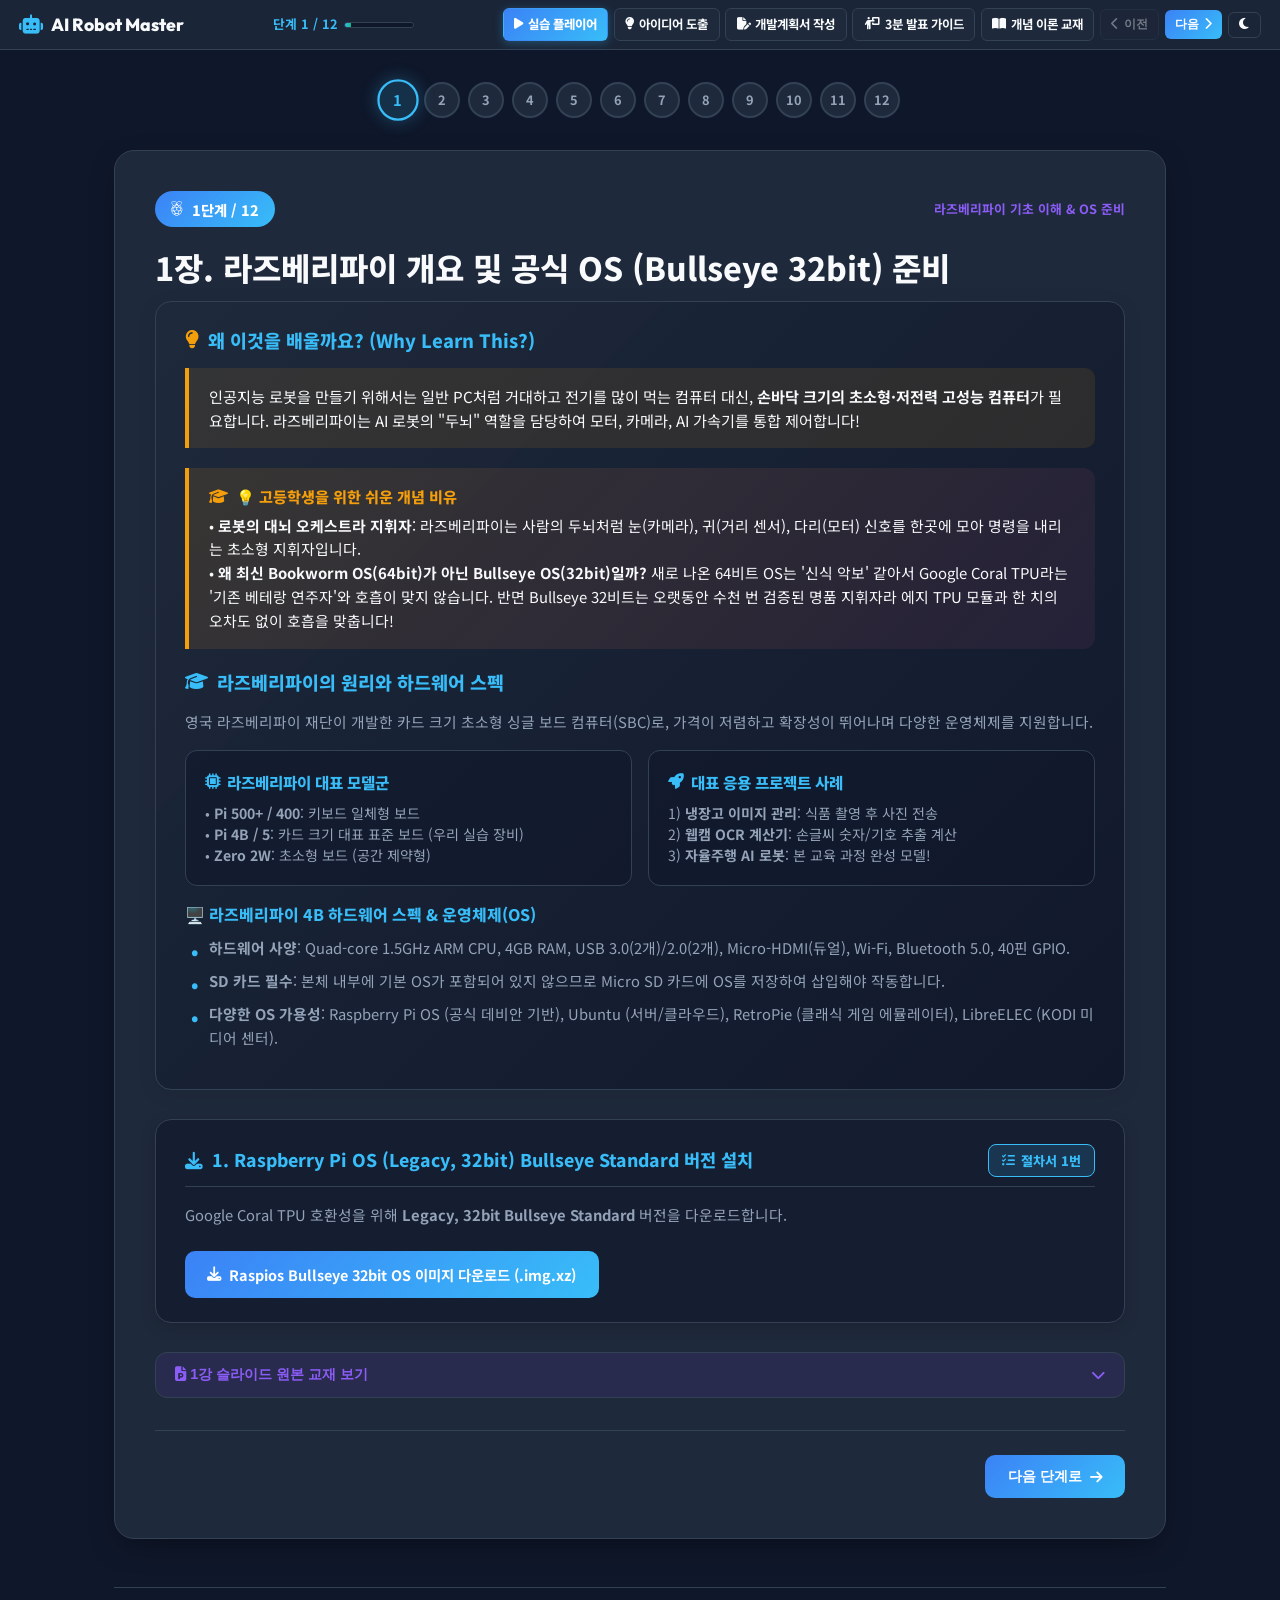
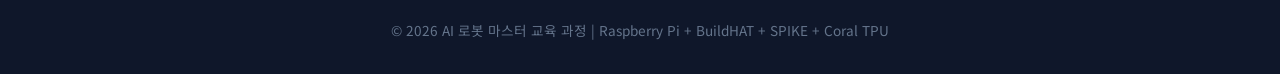
<file: index.html>
<!DOCTYPE html>
<html lang="ko">
<head>
  <meta charset="UTF-8">
  <meta name="viewport" content="width=device-width, initial-scale=1.0">
  <title>AI 로봇 마스터 과정 - 상세 안내 & 절차서 완전판</title>
  
  <!-- Google Fonts & FontAwesome Icons -->
  <link rel="preconnect" href="https://fonts.googleapis.com">
  <link rel="preconnect" href="https://fonts.gstatic.com" crossorigin>
  <link href="https://fonts.googleapis.com/css2?family=Noto+Sans+KR:wght@300;400;500;700;900&family=Fira+Code:wght@400;600&family=Outfit:wght@600;800&display=swap" rel="stylesheet">
  <link rel="stylesheet" href="https://cdnjs.cloudflare.com/ajax/libs/font-awesome/6.4.0/css/all.min.css">

  <style>
    :root {
      --bg-primary: #0f172a;
      --bg-secondary: #1e293b;
      --bg-card: #1e293b;
      --bg-card-hover: #334155;
      --bg-box-inner: rgba(15, 23, 42, 0.6);
      --bg-terminal: #090d16;
      --text-main: #f8fafc;
      --text-muted: #94a3b8;
      --text-dim: #64748b;
      --accent-cyan: #38bdf8;
      --accent-blue: #3b82f6;
      --accent-purple: #8b5cf6;
      --accent-pink: #ec4899;
      --accent-green: #10b981;
      --accent-amber: #f59e0b;
      --border-color: #334155;
      --glass-bg: rgba(30, 41, 59, 0.85);
      --glass-border: rgba(255, 255, 255, 0.1);
      --shadow-lg: 0 10px 30px -10px rgba(0, 0, 0, 0.5);
      --font-sans: 'Noto Sans KR', sans-serif;
      --font-code: 'Fira Code', monospace;
      --font-title: 'Outfit', 'Noto Sans KR', sans-serif;
      --card-gradient: linear-gradient(135deg, rgba(30, 41, 59, 0.9), rgba(15, 23, 42, 0.95));
      --table-th-bg: rgba(56, 189, 248, 0.15);
      --table-td-bg: rgba(15, 23, 42, 0.4);
    }

    [data-theme="light"] {
      --bg-primary: #f8fafc;
      --bg-secondary: #ffffff;
      --bg-card: #ffffff;
      --bg-card-hover: #f1f5f9;
      --bg-box-inner: #f8fafc;
      --bg-terminal: #1e293b;
      --text-main: #0f172a;
      --text-muted: #334155;
      --text-dim: #64748b;
      --border-color: #cbd5e1;
      --glass-bg: rgba(255, 255, 255, 0.9);
      --shadow-lg: 0 10px 25px -5px rgba(0, 0, 0, 0.08);
      --accent-cyan: #0284c7;
      --accent-blue: #2563eb;
      --accent-purple: #7c3aed;
      --accent-pink: #db2777;
      --accent-green: #059669;
      --accent-amber: #d97706;
      --card-gradient: linear-gradient(135deg, #ffffff, #f1f5f9);
      --table-th-bg: rgba(2, 132, 199, 0.12);
      --table-td-bg: #ffffff;
    }

    * { box-sizing: border-box; margin: 0; padding: 0; }
    html { scroll-behavior: smooth; }
    body {
      font-family: var(--font-sans);
      background-color: var(--bg-primary);
      color: var(--text-main);
      line-height: 1.6;
      transition: background-color 0.3s, color 0.3s;
      overflow-x: hidden;
    }

    /* Top Sticky Stepper Header */
    .stepper-header {
      position: sticky; top: 0; z-index: 1000;
      background-color: var(--glass-bg);
      backdrop-filter: blur(12px);
      border-bottom: 1px solid var(--border-color);
      padding: 0.5rem 1.2rem;
    }

    .stepper-header-inner {
      max-width: 1400px; margin: 0 auto;
      display: flex; align-items: center; justify-content: space-between; gap: 0.5rem; flex-wrap: nowrap;
    }

    .brand-logo {
      display: flex; align-items: center; gap: 0.5rem;
      font-family: var(--font-title); font-weight: 800; font-size: 1.1rem;
      color: var(--text-main); text-decoration: none; white-space: nowrap; flex-shrink: 0;
    }
    .brand-logo i { color: var(--accent-cyan); font-size: 1.2rem; }

    .step-counter-box { display: flex; align-items: center; gap: 0.4rem; flex-shrink: 0; }
    .step-progress-text { font-size: 0.8rem; font-weight: 700; color: var(--accent-cyan); white-space: nowrap; }

    .step-progress-bar-bg {
      width: 70px; height: 6px; background-color: var(--bg-primary);
      border-radius: 3px; overflow: hidden; border: 1px solid var(--border-color);
    }

    .step-progress-bar-fill {
      height: 100%; width: 8.33%;
      background: linear-gradient(90deg, var(--accent-cyan), var(--accent-green));
      transition: width 0.4s cubic-bezier(0.4, 0, 0.2, 1);
    }

    .stepper-nav-btns { display: flex; gap: 0.35rem; align-items: center; flex-wrap: nowrap; flex-shrink: 0; }

    .btn-nav {
      display: inline-flex; align-items: center; gap: 0.3rem;
      padding: 0.35rem 0.65rem; border-radius: 6px; font-size: 0.78rem; font-weight: 700;
      cursor: pointer; border: 1px solid var(--border-color);
      background-color: var(--bg-card); color: var(--text-main);
      transition: all 0.2s; text-decoration: none; white-space: nowrap;
    }

    .btn-nav:hover:not(:disabled) { border-color: var(--accent-cyan); color: var(--accent-cyan); transform: translateY(-1px); }
    .btn-nav:disabled { opacity: 0.4; cursor: not-allowed; }

    .btn-nav-primary {
      background: linear-gradient(135deg, var(--accent-blue), var(--accent-cyan));
      color: #fff; border: none;
    }

    .btn-theory-link {
      background: rgba(16, 185, 129, 0.12); border: 1px solid var(--accent-green);
      color: var(--accent-green); padding: 0.35rem 0.65rem; border-radius: 6px;
      font-size: 0.78rem; font-weight: 700; text-decoration: none; display: flex; align-items: center; gap: 0.3rem;
      transition: all 0.2s; white-space: nowrap;
    }
    .btn-theory-link:hover { background-color: var(--accent-green); color: #fff; }

    .theme-toggle-btn {
      background: none; border: 1px solid var(--border-color);
      color: var(--text-main); padding: 0.45rem 0.8rem; border-radius: 8px;
      cursor: pointer; font-size: 0.8rem; display: flex; align-items: center; gap: 0.4rem;
    }

    .container { max-width: 1100px; margin: 0 auto; padding: 2rem 1.5rem; }

    .dots-nav {
      display: flex; justify-content: center; align-items: center; gap: 0.5rem;
      margin-bottom: 2rem; flex-wrap: wrap;
    }

    .dot-step {
      width: 36px; height: 36px; border-radius: 50%;
      background-color: var(--bg-card); border: 2px solid var(--border-color);
      color: var(--text-muted); font-size: 0.8rem; font-weight: 700;
      display: flex; align-items: center; justify-content: center;
      cursor: pointer; transition: all 0.25s;
    }

    .dot-step.active {
      border-color: var(--accent-cyan); background-color: rgba(56, 189, 248, 0.15);
      color: var(--accent-cyan); transform: scale(1.15); box-shadow: 0 0 15px rgba(56, 189, 248, 0.3);
    }

    .dot-step.completed { background-color: var(--accent-green); border-color: var(--accent-green); color: #fff; }

    .step-panel { display: none; opacity: 0; transform: translateY(10px); transition: opacity 0.3s ease, transform 0.3s ease; }
    .step-panel.active { display: block; opacity: 1; transform: translateY(0); }

    .step-card {
      background-color: var(--bg-card); border: 1px solid var(--border-color);
      border-radius: 20px; padding: 2.5rem; box-shadow: var(--shadow-lg); margin-bottom: 2rem;
    }

    .step-badge-row { display: flex; align-items: center; justify-content: space-between; gap: 1rem; margin-bottom: 1.25rem; flex-wrap: wrap; }

    .step-num-badge {
      display: inline-flex; align-items: center; gap: 0.6rem;
      padding: 0.4rem 1rem; border-radius: 20px;
      background: linear-gradient(135deg, var(--accent-blue), var(--accent-cyan));
      color: #fff; font-weight: 800; font-size: 0.9rem;
    }

    .step-title { font-size: 2rem; font-weight: 800; line-height: 1.3; margin-bottom: 0.75rem; color: var(--text-main); }

    /* Individual Process Unit Card */
    .process-unit-card {
      background-color: var(--bg-box-inner); border: 1px solid var(--border-color);
      border-radius: 16px; padding: 1.5rem 1.8rem; margin-bottom: 1.8rem;
      box-shadow: 0 4px 15px rgba(0,0,0,0.15);
    }

    .process-unit-header {
      display: flex; align-items: center; justify-content: space-between; gap: 1rem;
      margin-bottom: 1rem; flex-wrap: wrap; padding-bottom: 0.6rem; border-bottom: 1px solid var(--border-color);
    }

    .process-unit-title {
      font-size: 1.1rem; font-weight: 800; color: var(--accent-cyan);
      display: flex; align-items: center; gap: 0.6rem;
    }

    .manual-item-badge {
      background-color: rgba(56, 189, 248, 0.15); border: 1px solid var(--accent-cyan);
      color: var(--accent-cyan); padding: 0.3rem 0.8rem; border-radius: 8px;
      font-size: 0.82rem; font-weight: 800; display: inline-flex; align-items: center; gap: 0.4rem;
    }

    /* Intuitive Analogy Box */
    .analogy-box {
      background: linear-gradient(135deg, rgba(245, 158, 11, 0.12), rgba(236, 72, 153, 0.08));
      border-left: 4px solid var(--accent-amber);
      border-radius: 0 12px 12px 0; padding: 1rem 1.25rem; margin-bottom: 1.2rem;
      font-size: 0.93rem; color: var(--text-main); line-height: 1.6;
    }
    .analogy-title {
      font-weight: 800; color: var(--accent-amber); font-size: 0.95rem; margin-bottom: 0.3rem;
      display: flex; align-items: center; gap: 0.5rem;
    }

    /* Visual Diagram Card Wrapper */
    .media-card-wrapper {
      background-color: var(--bg-card); border: 1px solid var(--border-color);
      border-radius: 16px; padding: 1.2rem; margin-bottom: 1.8rem; text-align: center;
      box-shadow: 0 4px 20px rgba(0,0,0,0.1);
    }
    .media-card-wrapper img {
      max-width: 100%; height: auto; border-radius: 12px; border: 1px solid var(--border-color);
      margin-bottom: 0.8rem;
    }
    .media-caption {
      font-size: 0.88rem; color: var(--text-muted); font-weight: 600;
      display: flex; align-items: center; justify-content: center; gap: 0.5rem;
    }

    /* Theory Link Banner Box */
    .theory-banner-box {
      background: linear-gradient(135deg, rgba(16, 185, 129, 0.1), rgba(56, 189, 248, 0.1));
      border: 1px solid rgba(16, 185, 129, 0.4); border-radius: 18px;
      padding: 1.8rem; margin-bottom: 1.8rem; text-align: center;
    }

    .theory-banner-title {
      font-size: 1.3rem; font-weight: 900; color: var(--accent-green); margin-bottom: 0.6rem;
      display: flex; align-items: center; justify-content: center; gap: 0.6rem;
    }

    .theory-banner-desc { font-size: 0.95rem; color: var(--text-muted); margin-bottom: 1.2rem; }

    /* Windows 11 Menu Card Guide */
    .win11-menu-box {
      background: var(--card-gradient);
      border: 1px solid var(--border-color); border-radius: 16px;
      padding: 1.5rem 1.8rem; margin-bottom: 1.5rem;
    }

    .win11-menu-title {
      font-size: 1.1rem; font-weight: 800; color: var(--accent-cyan);
      display: flex; align-items: center; gap: 0.6rem; margin-bottom: 1rem;
    }

    .win11-method {
      background-color: var(--bg-box-inner); border: 1px solid var(--border-color);
      border-radius: 12px; padding: 1.2rem; margin-bottom: 1rem;
    }

    .win11-method h4 {
      color: var(--accent-amber); font-size: 0.95rem; font-weight: 700; margin-bottom: 0.6rem;
      display: flex; align-items: center; gap: 0.5rem;
    }

    .win11-steps-list { list-style: none; }
    .win11-steps-list li {
      position: relative; padding-left: 1.6rem; margin-bottom: 0.5rem;
      font-size: 0.9rem; color: var(--text-muted); line-height: 1.5;
    }
    .win11-steps-list li::before {
      content: "➔"; position: absolute; left: 0.2rem; color: var(--accent-cyan); font-weight: 700;
    }

    /* Theory & Motivation Section Box */
    .theory-concept-card {
      background: var(--card-gradient);
      border: 1px solid var(--border-color);
      border-radius: 16px; padding: 1.5rem 1.8rem; margin-bottom: 1.8rem;
      box-shadow: 0 4px 20px rgba(0,0,0,0.08);
    }

    .concept-heading {
      font-size: 1.15rem; font-weight: 800; color: var(--accent-cyan);
      display: flex; align-items: center; gap: 0.6rem; margin-bottom: 0.8rem;
    }

    .motivation-box {
      background-color: rgba(245, 158, 11, 0.1); border-left: 4px solid var(--accent-amber);
      padding: 1rem 1.25rem; border-radius: 0 10px 10px 0; margin-bottom: 1.25rem;
      font-size: 0.95rem; color: var(--text-main); line-height: 1.6;
    }

    .theory-bullet-list { list-style: none; margin-bottom: 1rem; }
    .theory-bullet-list li {
      position: relative; padding-left: 1.5rem; margin-bottom: 0.6rem;
      font-size: 0.92rem; color: var(--text-muted);
    }
    .theory-bullet-list li::before {
      content: "•"; position: absolute; left: 0.4rem; color: var(--accent-cyan); font-weight: 800; font-size: 1.2rem;
    }

    /* Concept 2-Column Grid */
    .slide-grid-2col {
      display: grid; grid-template-columns: repeat(auto-fit, minmax(260px, 1fr)); gap: 1rem; margin: 1rem 0;
    }

    .slide-card-item {
      background-color: var(--bg-box-inner); border: 1px solid var(--border-color);
      border-radius: 12px; padding: 1.2rem; transition: transform 0.2s;
    }
    .slide-card-item:hover { transform: translateY(-2px); border-color: var(--accent-cyan); }
    .slide-card-item h4 { color: var(--accent-cyan); font-size: 0.98rem; font-weight: 800; margin-bottom: 0.5rem; display: flex; align-items: center; gap: 0.4rem; }
    .slide-card-item p { font-size: 0.88rem; color: var(--text-muted); line-height: 1.5; }

    /* Tables */
    .data-table-wrapper { overflow-x: auto; margin: 1.2rem 0; border-radius: 12px; border: 1px solid var(--border-color); }
    .data-table { width: 100%; border-collapse: collapse; font-size: 0.88rem; text-align: left; }
    .data-table th {
      background-color: var(--table-th-bg); color: var(--accent-cyan);
      padding: 0.8rem 1.1rem; font-weight: 800; border-bottom: 1px solid var(--border-color);
    }
    .data-table td {
      padding: 0.75rem 1.1rem; border-bottom: 1px solid var(--border-color);
      color: var(--text-muted); background-color: var(--table-td-bg);
    }
    .data-table tr:last-child td { border-bottom: none; }

    /* Embedded Slide Accordion Frame */
    .slide-accordion {
      border: 1px solid var(--border-color); border-radius: 12px;
      overflow: hidden; margin-bottom: 1.5rem; background-color: var(--bg-card);
    }

    .slide-accordion-btn {
      width: 100%; padding: 0.8rem 1.2rem; background-color: rgba(124, 58, 237, 0.1);
      border: none; color: var(--accent-purple); font-weight: 700; font-size: 0.9rem;
      display: flex; align-items: center; justify-content: space-between; cursor: pointer;
      transition: background-color 0.2s;
    }
    .slide-accordion-btn:hover { background-color: rgba(124, 58, 237, 0.2); }

    .slide-iframe-container { display: none; padding: 1rem; background-color: #000; }
    .slide-iframe-container.open { display: block; }

    .iframe-wrapper {
      position: relative; padding-bottom: 56.25%; height: 0; overflow: hidden;
      border-radius: 8px; border: 1px solid var(--border-color);
    }
    .iframe-wrapper iframe { position: absolute; top: 0; left: 0; width: 100%; height: 100%; }

    /* Command Category Section */
    .cmd-category-title {
      font-size: 1.05rem; font-weight: 800; color: var(--accent-cyan);
      margin: 1.5rem 0 0.75rem 0; display: flex; align-items: center; gap: 0.5rem;
      padding-bottom: 0.4rem; border-bottom: 1px solid var(--border-color);
    }

    /* Command Grid */
    .cmd-grid { display: grid; grid-template-columns: repeat(auto-fit, minmax(280px, 1fr)); gap: 1rem; margin-top: 0.5rem; }
    .cmd-card { background-color: var(--bg-box-inner); border: 1px solid var(--border-color); border-radius: 12px; padding: 1.1rem 1.25rem; transition: transform 0.2s; }
    .cmd-card:hover { transform: translateY(-2px); border-color: var(--accent-cyan); }
    .cmd-card code { font-family: var(--font-code); color: var(--accent-cyan); background-color: rgba(56, 189, 248, 0.12); padding: 0.25rem 0.5rem; border-radius: 6px; font-weight: 700; font-size: 0.9rem; }
    .cmd-card p { color: var(--text-muted); }

    /* Info & Alert Boxes */
    .info-box {
      background-color: rgba(56, 189, 248, 0.08); border-left: 4px solid var(--accent-cyan);
      padding: 1.2rem 1.5rem; border-radius: 0 12px 12px 0; margin-bottom: 1.5rem; font-size: 0.95rem; color: var(--text-main);
    }

    .warning-box {
      background-color: rgba(245, 158, 11, 0.1); border-left: 4px solid var(--accent-amber);
      padding: 1.2rem 1.5rem; border-radius: 0 12px 12px 0; margin-bottom: 1.5rem; font-size: 0.95rem; color: var(--text-main);
    }

    .hostname-highlight-box {
      background-color: rgba(124, 58, 237, 0.1); border-left: 4px solid var(--accent-purple);
      padding: 1.2rem 1.5rem; border-radius: 0 12px 12px 0; margin-bottom: 1.5rem; font-size: 0.95rem; color: var(--text-main);
    }

    .terminal-wrapper {
      background-color: var(--bg-terminal); border-radius: 14px;
      border: 1px solid var(--border-color); overflow: hidden; margin-bottom: 1.2rem;
      box-shadow: 0 10px 25px rgba(0, 0, 0, 0.3);
    }

    .terminal-header {
      background-color: #121824; padding: 0.7rem 1.2rem;
      display: flex; align-items: center; justify-content: space-between;
      border-bottom: 1px solid rgba(255, 255, 255, 0.08);
    }

    .terminal-title { font-family: var(--font-code); font-size: 0.8rem; color: #94a3b8; }

    .copy-btn {
      background: rgba(255, 255, 255, 0.1); border: none; color: #cbd5e1;
      padding: 0.35rem 0.8rem; border-radius: 6px; font-size: 0.75rem; font-weight: 700;
      cursor: pointer; transition: all 0.2s; display: flex; align-items: center; gap: 0.4rem;
    }

    .copy-btn:hover { background-color: var(--accent-cyan); color: #0f172a; }
    .terminal-body { padding: 1.4rem; overflow-x: auto; }

    pre {
      font-family: var(--font-code); font-size: 0.9rem; line-height: 1.6;
      color: #f8fafc; margin: 0; white-space: pre-wrap; word-break: break-all;
    }

    .cmd-keyword { color: #f472b6; font-weight: 600; }
    .cmd-arg { color: #38bdf8; }
    .cmd-string { color: #a3e635; }
    .cmd-comment { color: #94a3b8; font-style: italic; }
    .cmd-prompt { color: #34d399; user-select: none; margin-right: 0.5rem; font-weight: 700; }

    .action-group { display: flex; flex-wrap: wrap; gap: 0.75rem; margin-top: 1.5rem; }

    .btn-action {
      display: inline-flex; align-items: center; gap: 0.5rem;
      padding: 0.75rem 1.4rem; border-radius: 10px; font-size: 0.9rem; font-weight: 700;
      text-decoration: none; transition: all 0.2s; border: none; cursor: pointer;
    }

    .btn-primary { background: linear-gradient(135deg, var(--accent-blue), var(--accent-cyan)); color: #fff; }
    .btn-green { background: linear-gradient(135deg, var(--accent-green), #059669); color: #fff; }

    .toast {
      position: fixed; bottom: 2rem; left: 50%; transform: translateX(-50%) translateY(100px);
      background-color: var(--accent-green); color: #fff; padding: 0.8rem 1.8rem; border-radius: 30px;
      font-weight: 700; font-size: 0.9rem; box-shadow: 0 10px 25px rgba(16, 185, 129, 0.4);
      opacity: 0; transition: all 0.3s; z-index: 10000;
    }
    .toast.show { transform: translateX(-50%) translateY(0); opacity: 1; }

    .panel-footer-nav { display: flex; justify-content: space-between; align-items: center; margin-top: 2rem; padding-top: 1.5rem; border-top: 1px solid var(--border-color); }

    footer { border-top: 1px solid var(--border-color); padding-top: 2rem; text-align: center; color: var(--text-dim); font-size: 0.85rem; margin-top: 3rem; }
  
    /* Unified Navigation Button Styles */
    .btn-nav-link {
      background: var(--bg-card); border: 1px solid var(--border-color);
      color: var(--text-main); padding: 0.35rem 0.65rem; border-radius: 6px; font-weight: 700;
      font-size: 0.78rem; text-decoration: none; display: inline-flex; align-items: center; gap: 0.3rem;
      transition: all 0.2s; white-space: nowrap; flex-shrink: 0;
    }
    .btn-nav-link:hover {
      border-color: var(--accent-cyan); color: var(--accent-cyan); transform: translateY(-1px);
    }
    .btn-nav-link.active-main {
      background: linear-gradient(135deg, var(--accent-blue), var(--accent-cyan)) !important;
      color: #ffffff !important; border-color: transparent !important; font-weight: 800;
      box-shadow: 0 2px 10px rgba(56, 189, 248, 0.3);
    }
    .btn-nav-link.active-idea {
      background: rgba(245, 158, 11, 0.2) !important; border-color: var(--accent-amber) !important;
      color: var(--accent-amber) !important; font-weight: 800;
      box-shadow: 0 2px 10px rgba(245, 158, 11, 0.25);
    }
    .btn-nav-link.active-plan {
      background: rgba(56, 189, 248, 0.2) !important; border-color: var(--accent-cyan) !important;
      color: var(--accent-cyan) !important; font-weight: 800;
      box-shadow: 0 2px 10px rgba(56, 189, 248, 0.25);
    }
    .btn-nav-link.active-speech {
      background: rgba(139, 92, 246, 0.2) !important; border-color: var(--accent-purple) !important;
      color: var(--accent-purple) !important; font-weight: 800;
      box-shadow: 0 2px 10px rgba(139, 92, 246, 0.25);
    }
    .btn-nav-link.active-theory {
      background: rgba(16, 185, 129, 0.2) !important; border-color: var(--accent-green) !important;
      color: var(--accent-green) !important; font-weight: 800;
      box-shadow: 0 2px 10px rgba(16, 185, 129, 0.25);
    }

  
    /* Standard Header Styles across All Pages */
    header {
      position: sticky; top: 0; z-index: 1000;
      background-color: var(--glass-bg);
      backdrop-filter: blur(12px);
      border-bottom: 1px solid var(--border-color);
      padding: 0.5rem 1.2rem;
    }

    .header-inner {
      max-width: 1400px; margin: 0 auto;
      display: flex; align-items: center; justify-content: space-between; gap: 0.5rem; flex-wrap: nowrap;
    }

    .brand-logo {
      display: flex; align-items: center; gap: 0.5rem;
      font-family: var(--font-title); font-weight: 800; font-size: 1.1rem;
      color: var(--text-main); text-decoration: none; white-space: nowrap; flex-shrink: 0;
    }
    .brand-logo i { color: var(--accent-cyan); font-size: 1.2rem; }

    .nav-group { display: flex; gap: 0.35rem; align-items: center; flex-wrap: nowrap; flex-shrink: 0; }

    .theme-toggle-btn {
      background: none; border: 1px solid var(--border-color);
      color: var(--text-main); padding: 0.35rem 0.65rem; border-radius: 6px;
      cursor: pointer; font-size: 0.8rem; display: flex; align-items: center; gap: 0.4rem; flex-shrink: 0;
    }

    /* Unified Navigation Button Styles */
    .btn-nav-link {
      background: var(--bg-card); border: 1px solid var(--border-color);
      color: var(--text-main); padding: 0.35rem 0.65rem; border-radius: 6px; font-weight: 700;
      font-size: 0.78rem; text-decoration: none; display: inline-flex; align-items: center; gap: 0.3rem;
      transition: all 0.2s; white-space: nowrap; flex-shrink: 0;
    }
    .btn-nav-link:hover {
      border-color: var(--accent-cyan); color: var(--accent-cyan); transform: translateY(-1px);
    }
    .btn-nav-link.active-main {
      background: linear-gradient(135deg, var(--accent-blue), var(--accent-cyan)) !important;
      color: #ffffff !important; border-color: transparent !important; font-weight: 800;
      box-shadow: 0 2px 10px rgba(56, 189, 248, 0.3);
    }
    .btn-nav-link.active-idea {
      background: rgba(245, 158, 11, 0.2) !important; border-color: var(--accent-amber) !important;
      color: var(--accent-amber) !important; font-weight: 800;
      box-shadow: 0 2px 10px rgba(245, 158, 11, 0.25);
    }
    .btn-nav-link.active-plan {
      background: rgba(56, 189, 248, 0.2) !important; border-color: var(--accent-cyan) !important;
      color: var(--accent-cyan) !important; font-weight: 800;
      box-shadow: 0 2px 10px rgba(56, 189, 248, 0.25);
    }
    .btn-nav-link.active-speech {
      background: rgba(139, 92, 246, 0.2) !important; border-color: var(--accent-purple) !important;
      color: var(--accent-purple) !important; font-weight: 800;
      box-shadow: 0 2px 10px rgba(139, 92, 246, 0.25);
    }
    .btn-nav-link.active-theory {
      background: rgba(16, 185, 129, 0.2) !important; border-color: var(--accent-green) !important;
      color: var(--accent-green) !important; font-weight: 800;
      box-shadow: 0 2px 10px rgba(16, 185, 129, 0.25);
    }

  </style>
</head>
<body>

  <!-- Sticky Stepper Header -->
  <header class="stepper-header">
    <div class="stepper-header-inner">
      <a href="index.html" class="brand-logo"><i class="fa-solid fa-robot"></i> AI Robot Master</a>

      <div class="step-counter-box">
        <span class="step-progress-text" id="stepCounterText">단계 1 / 12</span>
        <div class="step-progress-bar-bg">
          <div class="step-progress-bar-fill" id="stepProgressBarFill"></div>
        </div>
      </div>

      <div class="stepper-nav-btns">
        <a href="index.html" class="btn-nav-link active-main"><i class="fa-solid fa-play"></i> 실습 플레이어</a>
        <a href="page_idea_generation.html" class="btn-nav-link"><i class="fa-solid fa-lightbulb"></i> 아이디어 도출</a>
        <a href="page_project_plan.html" class="btn-nav-link"><i class="fa-solid fa-file-pen"></i> 개발계획서 작성</a>
        <a href="page_presentation_guide.html" class="btn-nav-link"><i class="fa-solid fa-person-chalkboard"></i> 3분 발표 가이드</a>
        <a href="theory.html" class="btn-nav-link"><i class="fa-solid fa-book-open"></i> 개념 이론 교재</a>
        <button class="btn-nav" id="btnPrevStep" onclick="navigateStep(-1)" disabled>
          <i class="fa-solid fa-chevron-left"></i> 이전
        </button>
        <button class="btn-nav btn-nav-primary" id="btnNextStep" onclick="navigateStep(1)">
          다음 <i class="fa-solid fa-chevron-right"></i>
        </button>
        <button class="theme-toggle-btn" id="themeToggleBtn">
          <i class="fa-solid fa-moon"></i>
        </button>
      </div>
    </div>
  </header>

  <div class="container">

    <!-- Dots Navigation -->
    <div class="dots-nav" id="dotsNav"></div>

    <!-- STEP PANELS -->
    <div id="stepPanelsContainer">

      <!-- STEP 1: RASPBERRY PI OS BULLSEYE DOWNLOAD -->
      <div class="step-panel active" id="panel-1">
        <article class="step-card">
          <div class="step-badge-row">
            <div class="step-num-badge"><i class="fa-brands fa-raspberry-pi"></i> 1단계 / 12</div>
            <span style="font-size: 0.8rem; font-weight: 700; color: var(--accent-purple);">라즈베리파이 기초 이해 & OS 준비</span>
          </div>

          <h2 class="step-title">1장. 라즈베리파이 개요 및 공식 OS (Bullseye 32bit) 준비</h2>

          <!-- Detailed Theory & Motivation Card -->
          <div class="theory-concept-card">
            <div class="concept-heading"><i class="fa-solid fa-lightbulb" style="color: var(--accent-amber);"></i> 왜 이것을 배울까요? (Why Learn This?)</div>
            <div class="motivation-box">
              인공지능 로봇을 만들기 위해서는 일반 PC처럼 거대하고 전기를 많이 먹는 컴퓨터 대신, <strong>손바닥 크기의 초소형·저전력 고성능 컴퓨터</strong>가 필요합니다. 라즈베리파이는 AI 로봇의 "두뇌" 역할을 담당하여 모터, 카메라, AI 가속기를 통합 제어합니다!
            </div>

            <!-- Intuitive Analogy Box -->
            <div class="analogy-box">
              <div class="analogy-title"><i class="fa-solid fa-graduation-cap"></i> 💡 고등학생을 위한 쉬운 개념 비유</div>
              • <strong>로봇의 대뇌 오케스트라 지휘자</strong>: 라즈베리파이는 사람의 두뇌처럼 눈(카메라), 귀(거리 센서), 다리(모터) 신호를 한곳에 모아 명령을 내리는 초소형 지휘자입니다.<br>
              • <strong>왜 최신 Bookworm OS(64bit)가 아닌 Bullseye OS(32bit)일까?</strong> 새로 나온 64비트 OS는 '신식 악보' 같아서 Google Coral TPU라는 '기존 베테랑 연주자'와 호흡이 맞지 않습니다. 반면 Bullseye 32비트는 오랫동안 수천 번 검증된 명품 지휘자라 에지 TPU 모듈과 한 치의 오차도 없이 호흡을 맞춥니다!
            </div>

            <div class="concept-heading" style="color: var(--accent-cyan);"><i class="fa-solid fa-graduation-cap"></i> 라즈베리파이의 원리와 하드웨어 스펙</div>
            
            <p style="font-size:0.92rem; color:var(--text-muted); margin-bottom:0.8rem;">
              영국 라즈베리파이 재단이 개발한 카드 크기 초소형 싱글 보드 컴퓨터(SBC)로, 가격이 저렴하고 확장성이 뛰어나며 다양한 운영체제를 지원합니다.
            </p>

            <div class="slide-grid-2col">
              <div class="slide-card-item">
                <h4><i class="fa-solid fa-microchip"></i> 라즈베리파이 대표 모델군</h4>
                <p>
                  • <strong>Pi 500+ / 400</strong>: 키보드 일체형 보드<br>
                  • <strong>Pi 4B / 5</strong>: 카드 크기 대표 표준 보드 (우리 실습 장비)<br>
                  • <strong>Zero 2W</strong>: 초소형 보드 (공간 제약형)
                </p>
              </div>

              <div class="slide-card-item">
                <h4><i class="fa-solid fa-rocket"></i> 대표 응용 프로젝트 사례</h4>
                <p>
                  1) <strong>냉장고 이미지 관리</strong>: 식품 촬영 후 사진 전송<br>
                  2) <strong>웹캠 OCR 계산기</strong>: 손글씨 숫자/기호 추출 계산<br>
                  3) <strong>자율주행 AI 로봇</strong>: 본 교육 과정 완성 모델!
                </p>
              </div>
            </div>

            <h4 style="font-size:1rem; font-weight:800; color:var(--accent-cyan); margin: 1rem 0 0.5rem 0;">
              🖥️ 라즈베리파이 4B 하드웨어 스펙 & 운영체제(OS)
            </h4>
            <ul class="theory-bullet-list">
              <li><strong>하드웨어 사양</strong>: Quad-core 1.5GHz ARM CPU, 4GB RAM, USB 3.0(2개)/2.0(2개), Micro-HDMI(듀얼), Wi-Fi, Bluetooth 5.0, 40핀 GPIO.</li>
              <li><strong>SD 카드 필수</strong>: 본체 내부에 기본 OS가 포함되어 있지 않으므로 Micro SD 카드에 OS를 저장하여 삽입해야 작동합니다.</li>
              <li><strong>다양한 OS 가용성</strong>: Raspberry Pi OS (공식 데비안 기반), Ubuntu (서버/클라우드), RetroPie (클래식 게임 에뮬레이터), LibreELEC (KODI 미디어 센터).</li>
            </ul>
          </div>

          <!-- Procedure Item 1 -->
          <div class="process-unit-card">
            <div class="process-unit-header">
              <div class="process-unit-title"><i class="fa-solid fa-download"></i> 1. Raspberry Pi OS (Legacy, 32bit) Bullseye Standard 버전 설치</div>
              <span class="manual-item-badge"><i class="fa-solid fa-list-check"></i> 절차서 1번</span>
            </div>
            <p style="font-size:0.92rem; color:var(--text-muted); margin-bottom:1rem;">
              Google Coral TPU 호환성을 위해 <strong>Legacy, 32bit Bullseye Standard</strong> 버전을 다운로드합니다.
            </p>
            <div class="action-group">
              <a href="https://downloads.raspberrypi.org/raspios_oldstable_armhf/images/raspios_oldstable_armhf-2023-10-10/2023-05-03-raspios-bullseye-armhf.img.xz" target="_blank" class="btn-action btn-primary">
                <i class="fa-solid fa-download"></i> Raspios Bullseye 32bit OS 이미지 다운로드 (.img.xz)
              </a>
            </div>
          </div>

          <!-- Slide Frame Accordion -->
          <div class="slide-accordion">
            <button class="slide-accordion-btn" onclick="toggleSlideAccordion(this)">
              <span><i class="fa-solid fa-file-powerpoint"></i> 1강 슬라이드 원본 교재 보기</span>
              <i class="fa-solid fa-chevron-down"></i>
            </button>
            <div class="slide-iframe-container">
              <div class="iframe-wrapper">
                <iframe src="https://docs.google.com/presentation/d/1E6DLJDCRlguHOM9UucUhkZStPTp84g5VY6oy3FMIq0Y/embed?start=false&loop=false&delayms=3000" frameborder="0" allowfullscreen="true"></iframe>
              </div>
            </div>
          </div>

          <div class="panel-footer-nav">
            <span></span>
            <button class="btn-action btn-primary" onclick="navigateStep(1)">다음 단계로 <i class="fa-solid fa-arrow-right"></i></button>
          </div>
        </article>
      </div>

      <!-- STEP 2: IMAGER & HOSTNAME/PASSWORD SETUP -->
      <div class="step-panel" id="panel-2">
        <article class="step-card">
          <div class="step-badge-row">
            <div class="step-num-badge"><i class="fa-solid fa-sd-card"></i> 2단계 / 12</div>
            <span style="font-size: 0.8rem; font-weight: 700; color: var(--accent-purple);">학생 계정 및 네트워크 사전 설정</span>
          </div>

          <h2 class="step-title">2장. Imager 설치 & 학생별 호스트명 (pi**) 사전 설정</h2>

          <!-- Detailed Theory Card -->
          <div class="theory-concept-card">
            <div class="concept-heading"><i class="fa-solid fa-lightbulb" style="color: var(--accent-amber);"></i> 왜 이것을 배울까요? (Why Learn This?)</div>
            <div class="motivation-box">
              한 교실에서 20~30명의 학생들이 동시에 라즈베리파이를 켜면, 기본 이름(`raspberrypi`)이 같아서 <strong>서로 남의 로봇에 접속하는 혼선</strong>이 일어납니다! 본인의 라즈베리파이에 부여받은 교구 번호(`pi01`, `pi02` ...)를 명확하게 지정해야 내 로봇을 무선/유선으로 안전하게 제어할 수 있습니다.
            </div>

            <!-- Intuitive Analogy Box -->
            <div class="analogy-box">
              <div class="analogy-title"><i class="fa-solid fa-graduation-cap"></i> 💡 고등학생을 위한 쉬운 개념 비유</div>
              • <strong>12자리 주민등록번호 vs 학급 명찰 (mDNS)</strong>: 로봇의 IP 주소(`192.168.137.x`)가 외우기 어려운 12자리 주민번호라면, `pi01.local`은 교실에서 서로를 부르는 친근한 '학급 명찰'입니다.<br>
              • <strong>Imager 고급 옵션 (Ctrl+Shift+X)</strong>: 모니터나 키보드가 없는 헤드리스(Headless) 로봇에 미리 학생 명찰과 비밀번호 열쇠를 새겨넣어 부팅되자마자 알아서 교실 망에 접속하도록 만드는 사전 세팅 도구입니다.
            </div>

            <div class="concept-heading" style="color: var(--accent-cyan);"><i class="fa-solid fa-graduation-cap"></i> 핵심 개념 요약</div>
            <ul class="theory-bullet-list">
              <li><strong>mDNS (Multicast DNS)</strong>: Complex한 숫자로 된 IP 주소 대신 `pi01.local` 처럼 쉬운 이름으로 로봇을 자동 찾아주는 네트워크 기술입니다.</li>
              <li><strong>Imager 고급 옵션 (Ctrl+Shift+X)</strong>: 라즈베리파이에 모니터와 키보드를 꽂지 않고도 부팅 전 계정과 SSH를 사전 설치하는 스마트 플래싱 기술입니다.</li>
            </ul>
          </div>

          <!-- Procedure Item 2 -->
          <div class="process-unit-card">
            <div class="process-unit-header">
              <div class="process-unit-title"><i class="fa-brands fa-usb"></i> 2. Raspberry Pi Imager 다운로드 & 학생 계정 설정</div>
              <span class="manual-item-badge"><i class="fa-solid fa-list-check"></i> 절차서 2번</span>
            </div>
            
            <div class="hostname-highlight-box">
              <strong><i class="fa-solid fa-id-badge"></i> [필수] 학생 계정 정보 사전 설정 가이드:</strong><br>
              • <strong>사용자 이름 (ID)</strong>: <strong><code>pi</code></strong><br>
              • <strong>비밀번호 (Password)</strong>: <strong><code>0000</code></strong> (전체 학생 통일)<br>
              • <strong>호스트명 (Hostname)</strong>: <strong><code>pi**</code></strong> (부여받은 교구 번호 입력)<br>
              <small style="color:var(--text-muted);">* 예: 01번 학생 ➔ Hostname: <code>pi01</code> (접속주소: <code>pi01.local</code>) | 05번 학생 ➔ Hostname: <code>pi05</code> (접속주소: <code>pi05.local</code>)</small>
            </div>

            <div class="action-group">
              <a href="https://drive.google.com/file/d/1h0YlGxCN-9dMOK8PI7CERGXLW-z8-jaK/view?usp=sharing" target="_blank" class="btn-action btn-green">
                <i class="fa-brands fa-google-drive"></i> Raspberry Pi Imager 다운로드 (imager-1.9.6.exe)
              </a>
            </div>
          </div>

          <div class="panel-footer-nav">
            <button class="btn-action btn-primary" onclick="navigateStep(-1)"><i class="fa-solid fa-arrow-left"></i> 이전 단계</button>
            <button class="btn-action btn-primary" onclick="navigateStep(1)">다음 단계로 <i class="fa-solid fa-arrow-right"></i></button>
          </div>
        </article>
      </div>

      <!-- STEP 3: DIRECT ETHERNET HARDWARE CONNECTION -->
      <div class="step-panel" id="panel-3">
        <article class="step-card">
          <div class="step-badge-row">
            <div class="step-num-badge"><i class="fa-solid fa-plug-circle-bolt"></i> 3단계 / 12</div>
            <span style="font-size: 0.8rem; font-weight: 700; color: var(--accent-cyan);">실습실 네트워킹 설정</span>
          </div>

          <h2 class="step-title">3장. 노트북 - 라즈베리파이 USB to Ethernet 다이렉트 연결</h2>

          <!-- Visual Diagram Card -->
          <div class="media-card-wrapper">
            <img src="direct_connection_diagram.png" alt="Direct Ethernet Connection Diagram">
            <div class="media-caption">
              <i class="fa-solid fa-circle-nodes" style="color: var(--accent-cyan);"></i> [그림 3-1] 노트북과 라즈베리파이 1:1 다이렉트 랜선 연결 구조도
            </div>
          </div>

          <!-- Theory & Motivation Card -->
          <div class="theory-concept-card">
            <div class="concept-heading"><i class="fa-solid fa-lightbulb" style="color: var(--accent-amber);"></i> 왜 이것을 배울까요? (Why Learn This?)</div>
            <div class="motivation-box">
              로봇 개발 현장이나 모니터/키보드가 없는 외부 실습실에서는 <strong>"헤드리스(Headless) 원격 제어"</strong>를 사용합니다. 노트북과 로봇을 랜선 하나로 1:1 직접 연결하면 무선 와이파이 간섭 없이 가장 빠르고 안정적인 통신 망을 구축할 수 있습니다!
            </div>

            <!-- Intuitive Analogy Box -->
            <div class="analogy-box">
              <div class="analogy-title"><i class="fa-solid fa-graduation-cap"></i> 💡 고등학생을 위한 쉬운 개념 비유</div>
              • <strong>복잡한 사거리 vs 전용 고속도로 다리를 1:1로 뚫기</strong>: 무선 와이파이는 수십 명이 동시에 말을 걸어 차가 밀리는 신호등 사거리라면, 1:1 랜선 연결은 내 노트북과 로봇 사이를 일직선으로 이어주는 막힘없는 '전용 다리'입니다.
            </div>
          </div>

          <div class="info-box">
            <strong><i class="fa-solid fa-diagram-project"></i> 1:1 하드웨어 연결 순서:</strong><br>
            1. 라즈베리파이에 SD 카드를 삽입하고 전원(5V 3A)을 연결합니다.<br>
            2. 랜선의 한쪽은 라즈베리파이 랜포트에, 반대쪽은 <strong>USB to Ethernet 어댑터</strong>에 꽂아 노트북 USB 포트에 연결합니다.<br>
            3. 라즈베리파이가 부팅되는 동안 약 1~2분 기다립니다.
          </div>

          <div class="panel-footer-nav">
            <button class="btn-action btn-primary" onclick="navigateStep(-1)"><i class="fa-solid fa-arrow-left"></i> 이전 단계</button>
            <button class="btn-action btn-primary" onclick="navigateStep(1)">다음 단계로 <i class="fa-solid fa-arrow-right"></i></button>
          </div>
        </article>
      </div>

      <!-- STEP 4: WINDOWS 11 ICS & ADAPTER IP SETUP -->
      <div class="step-panel" id="panel-4">
        <article class="step-card">
          <div class="step-badge-row">
            <div class="step-num-badge"><i class="fa-brands fa-windows"></i> 4단계 / 12</div>
            <span style="font-size: 0.8rem; font-weight: 700; color: var(--accent-cyan);">노트북 네트워크 세팅</span>
          </div>

          <h2 class="step-title">4장. 윈도우11 인터넷 연결 공유 (ICS) & 어댑터 IP 세팅</h2>

          <!-- Theory & Motivation Card -->
          <div class="theory-concept-card">
            <div class="concept-heading"><i class="fa-solid fa-lightbulb" style="color: var(--accent-amber);"></i> 왜 이것을 배울까요? (Why Learn This?)</div>
            <div class="motivation-box">
              라즈베리파이가 무선 와이파이 안테나 없이도 인터넷 패키지(`apt install`)를 다운로드하고 내 노트북과 원활하게 통신하려면, <strong>노트북의 와이파이 인터넷을 랜선 어댑터로 공유(ICS)</strong>해줘야 합니다. 이렇게 하면 노트북 USB 어댑터 주소가 자동으로 <code>192.168.137.1</code>로 세팅됩니다!
            </div>

            <!-- Intuitive Analogy Box -->
            <div class="analogy-box">
              <div class="analogy-title"><i class="fa-solid fa-graduation-cap"></i> 💡 고등학생을 위한 쉬운 개념 비유</div>
              • <strong>노트북의 인터넷 마중물 다리 (ICS)</strong>: 라즈베리파이에 안테나가 없어도, 노트북이 무선 와이파이 약수터에서 인터넷 신호를 떠온 뒤 랜선이라는 빨대로 로봇에게 나눠주는 '마중물 다리'입니다. 이 공유를 켜는 순간 윈도우가 어댑터 통로 번호를 `192.168.137.1`로 고정해 줍니다.
            </div>
          </div>

          <!-- Windows 11 ICS Guide Box -->
          <div class="win11-menu-box">
            <div class="win11-menu-title"><i class="fa-solid fa-share-nodes" style="color: var(--accent-green);"></i> [실습실 필수] 윈도우11 인터넷 연결 공유 (ICS) 설정 순서</div>
            
            <div class="win11-method">
              <h4><i class="fa-solid fa-globe" style="color:var(--accent-cyan);"></i> 노트북 Wi-Fi 인터넷을 라즈베리파이 랜선으로 공유하기</h4>
              <ul class="win11-steps-list">
                <li>키보드의 <strong><code>Win + R</code></strong> 키를 누른 후 <strong><code>ncpa.cpl</code></strong> 입력 ➔ [네트워크 연결] 창 열기</li>
                <li>인터넷이 연결된 노트북의 <strong>Wi-Fi (무선 랜) 어댑터</strong> 마우스 우클릭 ➔ <strong>속성 (Properties)</strong> 클릭</li>
                <li>상단 <strong>[공유 (Sharing)]</strong> 탭 선택</li>
                <li><strong>"다른 네트워크 사용자가 이 컴퓨터의 인터넷 연결을 통해 연결할 수 있도록 허용"</strong> 체크박스 체크!</li>
                <li>[홈 네트워크 연결] 드롭다운에서 연결된 <strong>USB Ethernet 어댑터</strong>(예: Ethernet 2) 선택 후 <strong>확인</strong> 클릭</li>
                <li><small style="color:var(--text-muted);">* 인터넷 공유 설정 시, 윈도우가 노트북 USB 어댑터 IP를 <code>192.168.137.1</code>로 자동 구성합니다.</small></li>
              </ul>
            </div>

            <div class="win11-method" style="margin-bottom:0;">
              <h4><i class="fa-solid fa-sliders" style="color:var(--accent-amber);"></i> USB 이더넷 어댑터 IP 확인 방법</h4>
              <ul class="win11-steps-list">
                <li><strong>USB Ethernet 어댑터</strong> 우클릭 ➔ 속성 ➔ <strong>TCP/IPv4</strong> 더블클릭</li>
                <li>IP 주소가 <strong><code>192.168.137.1</code></strong> / 서브넷 마스크 <strong><code>255.255.255.0</code></strong> 인지 확인하면 준비 완료!</li>
              </ul>
            </div>
          </div>

          <div class="panel-footer-nav">
            <button class="btn-action btn-primary" onclick="navigateStep(-1)"><i class="fa-solid fa-arrow-left"></i> 이전 단계</button>
            <button class="btn-action btn-primary" onclick="navigateStep(1)">다음 단계로 <i class="fa-solid fa-arrow-right"></i></button>
          </div>
        </article>
      </div>

      <!-- STEP 5: IP / HOSTNAME FINDING (pi**.local) -->
      <div class="step-panel" id="panel-5">
        <article class="step-card">
          <div class="step-badge-row">
            <div class="step-num-badge"><i class="fa-solid fa-magnifying-glass"></i> 5단계 / 12</div>
            <span style="font-size: 0.8rem; font-weight: 700; color: var(--accent-cyan);">IP / Hostname 탐색</span>
          </div>

          <h2 class="step-title">5장. 노트북 CMD에서 내 라즈베리파이(pi**.local) 핑 테스트</h2>

          <!-- Theory & Motivation Card -->
          <div class="theory-concept-card">
            <div class="concept-heading"><i class="fa-solid fa-lightbulb" style="color: var(--accent-amber);"></i> 왜 이것을 배울까요? (Why Learn This?)</div>
            <div class="motivation-box">
              인터넷 신호(Ping)를 통해 내 컴퓨터와 로봇이 연결되었는지 상태를 점검하는 통신 기초 검증입니다. <code>ping pi01.local</code> 명령으로 로봇의 응답 신호를 확인합니다!
            </div>

            <!-- Intuitive Analogy Box -->
            <div class="analogy-box">
              <div class="analogy-title"><i class="fa-solid fa-graduation-cap"></i> 💡 고등학생을 위한 쉬운 개념 비유</div>
              • <strong>야호~ 메아리 테스트 (Ping)</strong>: 산봉우리에서 "야호!" 하고 외치면 건너편 산에서 메아리가 돌아오듯, `ping pi01.local`은 내 노트북이 로봇에게 신호를 보낸 뒤 "나 여기 잘 살아있어!" 하고 응답을 되돌려받는지 확인하는 통신 건강검진입니다.
            </div>
          </div>

          <div class="terminal-wrapper">
            <div class="terminal-header">
              <span class="terminal-title">Windows CMD - ping_test.bat (예: 01번 학생인 경우)</span>
              <button class="copy-btn" onclick="copyCode(this)"><i class="fa-regular fa-copy"></i> 복사</button>
            </div>
            <div class="terminal-body">
              <pre><span class="cmd-comment"># 본인의 부여 번호(예: pi01)로 핑(Ping) 테스트</span>
C:\Users\Student> <span class="cmd-keyword">ping</span> pi01.local -4

<span class="cmd-comment"># 응답이 오는 IP 주소를 확인합니다 (예: 192.168.137.x 대역)</span></pre>
            </div>
          </div>

          <div class="panel-footer-nav">
            <button class="btn-action btn-primary" onclick="navigateStep(-1)"><i class="fa-solid fa-arrow-left"></i> 이전 단계</button>
            <button class="btn-action btn-primary" onclick="navigateStep(1)">다음 단계로 <i class="fa-solid fa-arrow-right"></i></button>
          </div>
        </article>
      </div>

      <!-- STEP 6: PUTTY DOWNLOAD & SSH CONNECT & STATIC IP SETUP -->
      <div class="step-panel" id="panel-6">
        <article class="step-card">
          <div class="step-badge-row">
            <div class="step-num-badge"><i class="fa-solid fa-terminal"></i> 6단계 / 12</div>
            <span style="font-size: 0.8rem; font-weight: 700; color: var(--accent-purple);">원격 터미널 접속 및 고정 IP</span>
          </div>

          <h2 class="step-title">6장. PuTTY SSH 원격 접속 & 라즈베리파이 고정 IP 세팅</h2>

          <!-- Theory & Motivation Card -->
          <div class="theory-concept-card">
            <div class="concept-heading"><i class="fa-solid fa-lightbulb" style="color: var(--accent-amber);"></i> 왜 이것을 배울까요? (Why Learn This?)</div>
            <div class="motivation-box">
              PuTTY로 로봇에 접속한 뒤, 로봇 시스템 설정 파일(`dhcpcd.conf`)에 **고정 IP 주소(192.168.137.100)**를 등록하면 다음부터 부팅할 때마다 언제나 동일한 주소로 고속 접속할 수 있습니다!
            </div>

            <!-- Intuitive Analogy Box -->
            <div class="analogy-box">
              <div class="analogy-title"><i class="fa-solid fa-graduation-cap"></i> 💡 고등학생을 위한 쉬운 개념 비유</div>
              • <strong>텔레파시 유령 조종실 (SSH)</strong>: SSH(Secure Shell)는 모니터나 키보드 선을 꽂지 않고도 암호화된 전파/유선망을 통해 로봇의 텍스트 뇌에 직접 명령을 전달하는 텔레파시 원격 조종기입니다.<br>
              • <strong>100번지 문패 달기 (고정 IP)</strong>: 매번 부팅할 때마다 주소가 바뀌면 로봇을 찾아 헤매야 하므로, `/etc/dhcpcd.conf` 설정 파일에 '100번지 문패'를 대문짝만하게 박아두는 작업입니다.
            </div>
          </div>

          <!-- Procedure Item 3 -->
          <div class="process-unit-card">
            <div class="process-unit-header">
              <div class="process-unit-title"><i class="fa-solid fa-download"></i> 3. PuTTY 다운로드 & SSH 원격 접속</div>
              <span class="manual-item-badge"><i class="fa-solid fa-list-check"></i> 절차서 3번</span>
            </div>
            <div class="info-box" style="margin-bottom:1rem;">
              • <strong>Host Name</strong>: <code>pi01.local</code> (본인 교구 번호 <code>pi**.local</code> 입력)<br>
              • <strong>Port</strong>: <code>22</code> (SSH)<br>
              • <strong>Login ID</strong>: <code>pi</code> / <strong>Password</strong>: <strong><code>0000</code></strong>
            </div>
            <div class="action-group">
              <a href="https://www.chiark.greenend.org.uk/~sgtatham/putty/latest.html" target="_blank" class="btn-action btn-green">
                <i class="fa-solid fa-download"></i> PuTTY 다운로드 공식 링크 (chiark.greenend.org.uk)
              </a>
            </div>
          </div>

          <div class="terminal-wrapper">
            <div class="terminal-header">
              <span class="terminal-title">bash - static_ip_setup.sh</span>
              <button class="copy-btn" onclick="copyCode(this)"><i class="fa-regular fa-copy"></i> 복사</button>
            </div>
            <div class="terminal-body">
              <pre><span class="cmd-comment"># 1) nano 에디터로 dhcpcd.conf 편집 실행</span>
<span class="cmd-prompt">pi@pi01:~ $</span><span class="cmd-keyword">sudo</span> nano /etc/dhcpcd.conf

<span class="cmd-comment"># 2) 파일 맨 아래쪽으로 이동하여 다음 내용 입력</span>
interface eth0
static ip_address=192.168.137.100/24
nogateway

<span class="cmd-comment"># 3) 저장 및 종료: Ctrl + O -> Enter -> Ctrl + X</span>
<span class="cmd-comment"># 4) 라즈베리파이 재부팅</span>
<span class="cmd-prompt">pi@pi01:~ $</span><span class="cmd-keyword">sudo</span> reboot</pre>
            </div>
          </div>

          <div class="panel-footer-nav">
            <button class="btn-action btn-primary" onclick="navigateStep(-1)"><i class="fa-solid fa-arrow-left"></i> 이전 단계</button>
            <button class="btn-action btn-primary" onclick="navigateStep(1)">다음 단계로 <i class="fa-solid fa-arrow-right"></i></button>
          </div>
        </article>
      </div>

      <!-- STEP 7: REALVNC VIEWER DOWNLOAD & CONNECT -->
      <div class="step-panel" id="panel-7">
        <article class="step-card">
          <div class="step-badge-row">
            <div class="step-num-badge"><i class="fa-solid fa-desktop"></i> 7단계 / 12</div>
            <span style="font-size: 0.8rem; font-weight: 700; color: var(--accent-purple);">GUI 원격 데스크톱 연결</span>
          </div>

          <h2 class="step-title">7장. VNC 활성화 & RealVNC Viewer GUI 원격 접속</h2>

          <!-- Theory & Motivation Card -->
          <div class="theory-concept-card">
            <div class="concept-heading"><i class="fa-solid fa-lightbulb" style="color: var(--accent-amber);"></i> 왜 이것을 배울까요? (Why Learn This?)</div>
            <div class="motivation-box">
              <strong>VNC (Virtual Network Computing)</strong>는 로봇의 바탕화면, 이미지, 파이썬 코드 작성 창(Thonny IDE)을 내 노트북 화면에 그래픽(GUI) 그대로 전송받아 작업할 수 있게 해주는 원격 데스크톱 기술입니다.
            </div>

            <!-- Intuitive Analogy Box -->
            <div class="analogy-box">
              <div class="analogy-title"><i class="fa-solid fa-graduation-cap"></i> 💡 고등학생을 위한 쉬운 개념 비유</div>
              • <strong>실시간 빔프로젝터 (VNC)</strong>: SSH가 글자만 주고받는 전보기라면, VNC는 로봇 바탕화면과 파이썬 Thonny IDE 그래픽 화면을 내 노트북 모니터 유리창에 그대로 실시간 쏘아 중계해 주는 스마트 빔프로젝터입니다.
            </div>
          </div>

          <!-- Procedure Item 5 -->
          <div class="process-unit-card">
            <div class="process-unit-header">
              <div class="process-unit-title"><i class="fa-solid fa-download"></i> 5. Real VNC Viewer 다운로드 후 SSH 연결</div>
              <span class="manual-item-badge"><i class="fa-solid fa-list-check"></i> 절차서 5번</span>
            </div>
            
            <div class="info-box" style="margin-bottom:1rem;">
              • VNC Viewer 주소: <code>192.168.137.100</code> (또는 <code>pi01.local</code>)<br>
              • 계정: ID <code>pi</code> / 비밀번호 <strong><code>0000</code></strong>
            </div>

            <div class="action-group">
              <a href="https://drive.google.com/file/d/1YXWcXCC6BdACGTc4AIPzznvbUUz6mFWG/view?usp=sharing" target="_blank" class="btn-action btn-green">
                <i class="fa-brands fa-google-drive"></i> Real VNC Viewer 다운로드 (VNC-Viewer-7.15.1-Windows-en-64bit.msi)
              </a>
            </div>
          </div>

          <div class="panel-footer-nav">
            <button class="btn-action btn-primary" onclick="navigateStep(-1)"><i class="fa-solid fa-arrow-left"></i> 이전 단계</button>
            <button class="btn-action btn-primary" onclick="navigateStep(1)">다음 단계로 <i class="fa-solid fa-arrow-right"></i></button>
          </div>
        </article>
      </div>

      <!-- STEP 8: SYSTEM OPTIMIZATION, DEPENDENCIES & LINUX COMMAND ENCYCLOPEDIA -->
      <div class="step-panel" id="panel-8">
        <article class="step-card">
          <div class="step-badge-row">
            <div class="step-num-badge"><i class="fa-solid fa-terminal"></i> 8단계 / 12</div>
            <span style="font-size: 0.8rem; font-weight: 700; color: var(--accent-purple);">리눅스 터미널 필수 명령어 & 시스템 환경 최적화</span>
          </div>

          <h2 class="step-title">8장. 리눅스 핵심 개념, 시스템 업그레이드 & 의존성 환경 최적화</h2>

          <!-- Detailed Linux Concept Card -->
          <div class="theory-concept-card">
            <div class="concept-heading"><i class="fa-solid fa-lightbulb" style="color: var(--accent-amber);"></i> 왜 이것을 배울까요? (Why Learn This?)</div>
            <div class="motivation-box">
              로봇 개발 현장에서는 마우스 클릭보다 터미널 텍스트 명령어(CLI)를 사용합니다! 시스템 패키지와 C/C++ 빌드 도구, 이미지/수치 연산 가속 라이브러리를 미리 설치해두면 향후 <strong>Build HAT 모터 제어 및 Coral TPU AI 영상 추론 시 연산 오차 없이 최적의 속도(30+ FPS)</strong>를 보장받을 수 있습니다.
            </div>

            <!-- Intuitive Analogy Box -->
            <div class="analogy-box">
              <div class="analogy-title"><i class="fa-solid fa-graduation-cap"></i> 💡 고등학생을 위한 쉬운 개념 비유</div>
              • <strong>`sudo` = 학교 경비실 마스터키</strong>: 일반 학생 권한으로는 고칠 수 없는 리눅스 핵심 시스템이나 프로그램 설치 시 사용합니다.<br>
              • <strong>`apt` = 24시간 무인 도서관/앱스토어</strong>: 원하는 프로그램 이름을 말하면 인터넷 서고에서 최신 책을 알아서 빌려와 설치해 줍니다.<br>
              • <strong>C/C++ 빌드 도구 (`cmake`, `build-essential`)</strong>: 파이썬이라는 쉬운 언어 뒤에서 고속 C 언어 부품을 조립해 주는 '공장 주물 틀'입니다.<br>
              • <strong>행렬 연산 가속 패키지 (`libopenblas-dev`)</strong>: 인공지능 딥러닝의 수천만 번 행렬 곱셈을 CPU 차원에서 가속해 주는 '전용 주산기'입니다.
            </div>

            <div class="concept-heading" style="color: var(--accent-cyan);"><i class="fa-solid fa-graduation-cap"></i> 리눅스 운영체제의 구조와 핵심 개념</div>
            
            <div class="slide-grid-2col">
              <div class="slide-card-item">
                <h4><i class="fa-brands fa-linux"></i> 리눅스 유래 & 마스코트</h4>
                <p>
                  1991년 핀란드 대학생 리누스 토발즈(Linus Torvalds)가 Unix를 기반으로 만든 오픈소스 운영체제.<br>
                  마스코트: <strong>턱스(Tux 펭귄) 🐧</strong>
                </p>
              </div>

              <div class="slide-card-item">
                <h4><i class="fa-solid fa-box-open"></i> 패키지 관리자 비교</h4>
                <p>
                  • <strong>데비안계열 (.deb)</strong>: <code>apt</code> (우분투, 라즈베리파이 OS)<br>
                  • <strong>레드햇계열 (.rpm)</strong>: <code>yum</code> (CentOS, 페도라)<br>
                  • <strong>안드로이드 (.apk)</strong>: Android Package Manager
                </p>
              </div>
            </div>
          </div>

          <!-- Procedure Item 4 Process Units -->
          <div class="process-unit-card">
            <div class="process-unit-header">
              <div class="process-unit-title"><i class="fa-solid fa-arrows-rotate"></i> 4. 라즈베리파이 업데이트 & raspi-config 하드웨어 설정</div>
              <span class="manual-item-badge"><i class="fa-solid fa-list-check"></i> 절차서 4번 전체</span>
            </div>

            <div class="info-box" style="margin-bottom:1rem;">
              • <strong><code>sudo</code></strong> : 관리자 권한으로 실행 (SuperUser Do)<br>
              • <strong><code>apt</code></strong> : 고급 패키지 관리 도구 (Advanced Packaging Tool)<br>
              • <strong><code>sudo apt update</code></strong> : 패키지 목록을 최신으로 갱신해줘: 인터넷에 접속해서 최신프로그램 목록 갱신<br>
              • <strong><code>sudo apt upgrade</code></strong> : 현재 설치된 프로그램을 최신 버전으로
            </div>

            <!-- Command 4-1 -->
            <div class="terminal-wrapper">
              <div class="terminal-header">
                <span class="terminal-title">1) sudo apt update</span>
                <button class="copy-btn" onclick="copyCode(this)"><i class="fa-regular fa-copy"></i> 복사</button>
              </div>
              <div class="terminal-body">
                <pre><span class="cmd-prompt">pi@pi01:~ $</span><span class="cmd-keyword">sudo</span> apt update</pre>
              </div>
            </div>

            <!-- Command 4-2 -->
            <div class="terminal-wrapper">
              <div class="terminal-header">
                <span class="terminal-title">2) sudo apt upgrade -y</span>
                <button class="copy-btn" onclick="copyCode(this)"><i class="fa-regular fa-copy"></i> 복사</button>
              </div>
              <div class="terminal-body">
                <pre><span class="cmd-prompt">pi@pi01:~ $</span><span class="cmd-keyword">sudo</span> apt upgrade -y</pre>
              </div>
            </div>

            <!-- Command 4-3 -->
            <div class="terminal-wrapper">
              <div class="terminal-header">
                <span class="terminal-title">3) sudo raspi-config</span>
                <button class="copy-btn" onclick="copyCode(this)"><i class="fa-regular fa-copy"></i> 복사</button>
              </div>
              <div class="terminal-body">
                <pre><span class="cmd-prompt">pi@pi01:~ $</span><span class="cmd-keyword">sudo</span> raspi-config
<span class="cmd-comment"># ㄴ 3. Interface Options -> I3 VNC <Yes>로 변경</span>
<span class="cmd-comment"># ㄴ 3. Interface Options -> I6 Serial 1번 No. 2번 Yes로 변경 후 Finish -> sudo reboot</span>
<span class="cmd-prompt">pi@pi01:~ $</span><span class="cmd-keyword">sudo</span> reboot</pre>
              </div>
            </div>
          </div>

          <!-- ENHANCEMENT: System Optimization & Dependencies with Clear Explanations -->
          <div class="process-unit-card" style="border-color: var(--accent-purple);">
            <div class="process-unit-header">
              <div class="process-unit-title" style="color: var(--accent-purple);">
                <i class="fa-solid fa-wand-magic-sparkles"></i> [시스템 환경 최적화] 불필요한 패키지 정리 & AI 개발 공통 C/C++ 의존성 패키지 설치
              </div>
              <span class="manual-item-badge" style="background-color:rgba(139, 92, 246, 0.15); border-color:var(--accent-purple); color:var(--accent-purple);">
                <i class="fa-solid fa-microchip"></i> AI 환경 최적화
              </span>
            </div>

            <!-- Explanation Box 1 -->
            <h4 style="font-size:0.95rem; font-weight:800; color:var(--accent-cyan); margin: 0.8rem 0 0.4rem 0;">
              🧹 1) 불필요한 패키지 및 임시 캐시 정리 (SD카드 저장공간 확보)
            </h4>
            <p style="font-size:0.88rem; color:var(--text-muted); margin-bottom:0.6rem;">
              더 이상 사용되지 않는 잔여 패키지 및 압축 캐시를 삭제하여 SD 카드의 여유 저장공간을 최대한 확보합니다.
            </p>
            <div class="terminal-wrapper">
              <div class="terminal-header">
                <span class="terminal-title">bash - cleanup.sh</span>
                <button class="copy-btn" onclick="copyCode(this)"><i class="fa-regular fa-copy"></i> 복사</button>
              </div>
              <div class="terminal-body">
                <pre><span class="cmd-prompt">pi@pi01:~ $</span><span class="cmd-keyword">sudo</span> apt autoremove -y
<span class="cmd-prompt">pi@pi01:~ $</span><span class="cmd-keyword">sudo</span> apt autoclean</pre>
              </div>
            </div>

            <!-- Explanation Box 2 -->
            <h4 style="font-size:0.95rem; font-weight:800; color:var(--accent-cyan); margin: 1.2rem 0 0.4rem 0;">
              🛠️ 2) C/C++ 빌드 도구 및 공통 네트워크 패키지
            </h4>
            <p style="font-size:0.88rem; color:var(--text-muted); margin-bottom:0.6rem;">
              • <code>build-essential</code>, <code>cmake</code>, <code>pkg-config</code>: C/C++ 기반 파이썬 확장 모듈 컴파일 도구<br>
              • <code>git</code>, <code>wget</code>, <code>curl</code>, <code>unzip</code>: 온라인 AI 모델 및 소스코드 다운로드 유틸리티
            </p>
            <div class="terminal-wrapper">
              <div class="terminal-header">
                <span class="terminal-title">bash - install_build_tools.sh</span>
                <button class="copy-btn" onclick="copyCode(this)"><i class="fa-regular fa-copy"></i> 복사</button>
              </div>
              <div class="terminal-body">
                <pre><span class="cmd-prompt">pi@pi01:~ $</span><span class="cmd-keyword">sudo</span> apt install -y build-essential cmake git wget curl unzip pkg-config</pre>
              </div>
            </div>

            <!-- Explanation Box 3 -->
            <h4 style="font-size:0.95rem; font-weight:800; color:var(--accent-cyan); margin: 1.2rem 0 0.4rem 0;">
              🐍 3) Python 개발 헤더 (C 파이썬 확장 빌드 시 필요)
            </h4>
            <p style="font-size:0.88rem; color:var(--text-muted); margin-bottom:0.6rem;">
              • <code>python3-dev</code>: OpenCV 및 PyCoral 등 C 언어로 구현된 고속 AI 모듈을 파이썬과 연동할 때 필수적인 헤더 파일<br>
              • <code>python3-pip</code>, <code>python3-venv</code>: 파이썬 패키지 관리자 및 가상환경 지원 도구
            </p>
            <div class="terminal-wrapper">
              <div class="terminal-header">
                <span class="terminal-title">bash - install_python_dev.sh</span>
                <button class="copy-btn" onclick="copyCode(this)"><i class="fa-regular fa-copy"></i> 복사</button>
              </div>
              <div class="terminal-body">
                <pre><span class="cmd-prompt">pi@pi01:~ $</span><span class="cmd-keyword">sudo</span> apt install -y python3-dev python3-pip python3-venv</pre>
              </div>
            </div>

            <!-- Explanation Box 4 -->
            <h4 style="font-size:0.95rem; font-weight:800; color:var(--accent-cyan); margin: 1.2rem 0 0.4rem 0;">
              🖼️ 4) 이미지 및 비디오 하드웨어 코덱 라이브러리
            </h4>
            <p style="font-size:0.88rem; color:var(--text-muted); margin-bottom:0.6rem;">
              • <code>libjpeg-dev</code>, <code>libpng-dev</code>, <code>libtiff-dev</code>: 이미지 입출력 표준 포맷 C 코덱<br>
              • <code>libavcodec-dev</code>, <code>libavformat-dev</code>, <code>libswscale-dev</code>, <code>libv4l-dev</code>: 비디오 프레임을 OpenCV에서 30fps 고속 디코딩하기 위한 비디오 코덱 라이브러리
            </p>
            <div class="terminal-wrapper">
              <div class="terminal-header">
                <span class="terminal-title">bash - install_media_codecs.sh</span>
                <button class="copy-btn" onclick="copyCode(this)"><i class="fa-regular fa-copy"></i> 복사</button>
              </div>
              <div class="terminal-body">
                <pre><span class="cmd-prompt">pi@pi01:~ $</span><span class="cmd-keyword">sudo</span> apt install -y libatlas-base-dev libjpeg-dev libpng-dev libtiff-dev libavcodec-dev libavformat-dev libswscale-dev libv4l-dev</pre>
              </div>
            </div>

            <!-- Explanation Box 5 -->
            <h4 style="font-size:0.95rem; font-weight:800; color:var(--accent-cyan); margin: 1.2rem 0 0.4rem 0;">
              📐 5) 수치 연산 및 행렬 가속 최적화 라이브러리 (NumPy & Tensor 연산 가속)
            </h4>
            <p style="font-size:0.88rem; color:var(--text-muted); margin-bottom:0.6rem;">
              • <code>libopenblas-dev</code>, <code>liblapack-dev</code>, <code>gfortran</code>: OpenCV 및 TensorFlow Lite/Coral TPU가 고성능 행렬 연산(BLAS)을 수행할 때 CPU 차원에서 속도를 대폭 높여주는 가속 백엔드 라이브러리
            </p>
            <div class="terminal-wrapper">
              <div class="terminal-header">
                <span class="terminal-title">bash - install_math_acceleration.sh</span>
                <button class="copy-btn" onclick="copyCode(this)"><i class="fa-regular fa-copy"></i> 복사</button>
              </div>
              <div class="terminal-body">
                <pre><span class="cmd-prompt">pi@pi01:~ $</span><span class="cmd-keyword">sudo</span> apt install -y libopenblas-dev liblapack-dev gfortran</pre>
              </div>
            </div>

            <!-- Explanation Box 6 -->
            <h4 style="font-size:0.95rem; font-weight:800; color:var(--accent-amber); margin: 1.2rem 0 0.4rem 0;">
              🔍 6) 설치 환경 및 버전에 관한 필독 설명
            </h4>
            <div class="info-box" style="margin-bottom:0.5rem;">
              • <strong>환경 버전 필독 참고사항</strong>: 우리 실습 환경인 <strong>Legacy Bullseye 32bit OS</strong> 기본 파이썬 버전은 <code>Python 3.9.x</code> 및 <code>pip 20.x/23.x</code> 입니다. (Coral TPU <code>python3-pycoral</code> 모듈 완벽 호환 보장)<br>
              • 아래 명령어로 버전 구동을 확인합니다:
            </div>
            <div class="terminal-wrapper">
              <div class="terminal-header">
                <span class="terminal-title">bash - check_versions.sh</span>
                <button class="copy-btn" onclick="copyCode(this)"><i class="fa-regular fa-copy"></i> 복사</button>
              </div>
              <div class="terminal-body">
                <pre><span class="cmd-prompt">pi@pi01:~ $</span>python3 --version
<span class="cmd-prompt">pi@pi01:~ $</span>pip3 --version</pre>
              </div>
            </div>
          </div>

          <!-- Slide Frame Accordion -->
          <div class="slide-accordion">
            <button class="slide-accordion-btn" onclick="toggleSlideAccordion(this)">
              <span><i class="fa-solid fa-file-powerpoint"></i> 6강 슬라이드 원본 교재 보기</span>
              <i class="fa-solid fa-chevron-down"></i>
            </button>
            <div class="slide-iframe-container">
              <div class="iframe-wrapper">
                <iframe src="https://docs.google.com/presentation/d/1xbNpG6g3PGwWxG9DQB4vDOC8SxVpnsE_MAWeQWCL-3A/embed?start=false&loop=false&delayms=3000" frameborder="0" allowfullscreen="true"></iframe>
              </div>
            </div>
          </div>

          <!-- Linux Command Grid Categories -->
          <div class="cmd-category-title"><i class="fa-solid fa-folder-tree"></i> 1. 위치 확인 & 디렉토리 탐색 (Navigation)</div>
          <div class="cmd-grid">
            <div class="cmd-card"><code>pwd</code><p style="font-size:0.85rem; margin-top:0.4rem;"><strong>Print Working Directory</strong><br>현재 작업 중인 폴더의 전체 경로 출력</p></div>
            <div class="cmd-card"><code>ls</code> / <code>ls -a</code><p style="font-size:0.85rem; margin-top:0.4rem;"><strong>List Files</strong><br>현재 폴더 파일 목록 (`-a`: 숨김파일 포함, `ls *.cfg`: cfg 파일만 검색)</p></div>
            <div class="cmd-card"><code>ls -l</code><p style="font-size:0.85rem; margin-top:0.4rem;"><strong>List Detailed</strong><br>파일 권한, 용량, 수정 날짜 등 상세 정보 보기</p></div>
            <div class="cmd-card"><code>cd [폴더명]</code> / <code>cd ..</code><p style="font-size:0.85rem; margin-top:0.4rem;"><strong>Change Directory</strong><br>폴더 이동 (`cd`: 홈 경로, `cd ..`: 상위 폴더)</p></div>
          </div>

          <div class="cmd-category-title"><i class="fa-solid fa-file-circle-plus"></i> 2. 폴더 & 파일 생성 및 삭제 (File Management)</div>
          <div class="cmd-grid">
            <div class="cmd-card"><code>mkdir [폴더명]</code><p style="font-size:0.85rem; margin-top:0.4rem;"><strong>Make Directory</strong><br>새로운 폴더 생성</p></div>
            <div class="cmd-card"><code>touch [파일명]</code><p style="font-size:0.85rem; margin-top:0.4rem;"><strong>Create Empty File</strong><br>0바이트 빈 파일 생성 (예: `touch abc.txt`)</p></div>
            <div class="cmd-card"><code>rm [파일명]</code> / <code>rm -f</code><p style="font-size:0.85rem; margin-top:0.4rem;"><strong>Remove File</strong><br>파일 삭제 (`-f`: 확인 없이 강제 삭제)</p></div>
            <div class="cmd-card"><code>rm -rf [폴더명]</code><p style="font-size:0.85rem; margin-top:0.4rem;"><strong>Remove Recursive</strong><br>폴더 및 하위 항목 전체 강제 삭제</p></div>
            <div class="cmd-card"><code>cp [원본] [복사본]</code><p style="font-size:0.85rem; margin-top:0.4rem;"><strong>Copy File</strong><br>파일 및 폴더 복사 (`cp -r` 폴더 복사)</p></div>
            <div class="cmd-card"><code>mv [원본] [이동경로]</code><p style="font-size:0.85rem; margin-top:0.4rem;"><strong>Move / Rename</strong><br>파일 이동 및 이름 변경</p></div>
            <div class="cmd-card"><code>cat [파일명]</code><p style="font-size:0.85rem; margin-top:0.4rem;"><strong>Concatenate</strong><br>텍스트 파일 내용 터미널에 즉시 출력</p></div>
            <div class="cmd-card"><code>nano [파일명]</code><p style="font-size:0.85rem; margin-top:0.4rem;"><strong>Nano Text Editor</strong><br>터미널 상에서 텍스트 에디터 실행 (`Ctrl+O` 저장, `Ctrl+X` 종료)</p></div>
          </div>

          <div class="cmd-category-title"><i class="fa-solid fa-shield-halved"></i> 3. 관리자 권한 & 패키지 업데이트 (System & Package)</div>
          <div class="cmd-grid">
            <div class="cmd-card"><code>sudo</code><p style="font-size:0.85rem; margin-top:0.4rem;"><strong>SuperUser Do</strong><br>최고 관리자(root) 권한으로 명령어 실행</p></div>
            <div class="cmd-card"><code>sudo apt update</code><p style="font-size:0.85rem; margin-top:0.4rem;"><strong>Update APT List</strong><br>인터넷 연결을 통해 최신 프로그램 패키지 목록 최신화</p></div>
            <div class="cmd-card"><code>sudo apt upgrade</code><p style="font-size:0.85rem; margin-top:0.4rem;"><strong>Upgrade Packages</strong><br>설치된 소프트웨어를 최신 버전으로 업그레이드</p></div>
            <div class="cmd-card"><code>clear</code><p style="font-size:0.85rem; margin-top:0.4rem;"><strong>Clear Screen</strong><br>터미널 지우기</p></div>
            <div class="cmd-card"><code>exit</code><p style="font-size:0.85rem; margin-top:0.4rem;"><strong>Exit Terminal</strong><br>SSH 원격 세션 종료</p></div>
          </div>

          <div class="cmd-category-title"><i class="fa-solid fa-robot"></i> 4. 로봇 개발 필수 고급 명령어 (Robot Tools)</div>
          <div class="cmd-grid">
            <div class="cmd-card"><code>python3 [파일명.py]</code><p style="font-size:0.85rem; margin-top:0.4rem;"><strong>Run Python</strong><br>작성한 파이썬 로봇 제어 코드 실행</p></div>
            <div class="cmd-card"><code>Ctrl + C</code><p style="font-size:0.85rem; margin-top:0.4rem;"><strong>Emergency Stop</strong><br>실행 중인 파이썬 로봇 프로그램 비상 정지!</p></div>
            <div class="cmd-card"><code>ls -l /dev/serial*</code><p style="font-size:0.85rem; margin-top:0.4rem;"><strong>Check Serial</strong><br>BuildHAT 시리얼 포트(`/dev/serial0`) 점유 상태 확인</p></div>
            <div class="cmd-card"><code>lsusb</code><p style="font-size:0.85rem; margin-top:0.4rem;"><strong>List USB Devices</strong><br>Google Coral TPU 가속기 USB 3.0 연결 확인</p></div>
            <div class="cmd-card"><code>sudo reboot</code> / <code>shutdown</code><p style="font-size:0.85rem; margin-top:0.4rem;"><strong>Reboot / Poweroff</strong><br>라즈베리파이 재부팅 및 안전 전원 종료 (`shutdown -h now`)</p></div>
          </div>

          <div class="panel-footer-nav">
            <button class="btn-action btn-primary" onclick="navigateStep(-1)"><i class="fa-solid fa-arrow-left"></i> 이전 단계</button>
            <button class="btn-action btn-primary" onclick="navigateStep(1)">다음 단계로 <i class="fa-solid fa-arrow-right"></i></button>
          </div>
        </article>
      </div>

      <!-- STEP 9: BUILDHAT & DEVICE CHECK (PROCEDURE ITEMS 9, 10) -->
      <div class="step-panel" id="panel-9">
        <article class="step-card">
          <div class="step-badge-row">
            <div class="step-num-badge"><i class="fa-solid fa-gears"></i> 9단계 / 12</div>
            <span style="font-size: 0.8rem; font-weight: 700; color: var(--accent-purple);">Build HAT 하드웨어 인터페이스</span>
          </div>

          <h2 class="step-title">9장. Build HAT 하드웨어 이론 & 모듈 설치 및 디바이스 검증</h2>

          <!-- Visual Diagram Card -->
          <div class="media-card-wrapper">
            <img src="buildhat_hardware_diagram.png" alt="BuildHAT Hardware Diagram">
            <div class="media-caption">
              <i class="fa-solid fa-microchip" style="color: var(--accent-amber);"></i> [그림 9-1] 라즈베리파이 + BuildHAT + 8V 전원 + 레고 SPIKE 모터/센서 하드웨어 결합 구조도
            </div>
          </div>

          <!-- Detailed Theory Concept Card -->
          <div class="theory-concept-card">
            <div class="concept-heading"><i class="fa-solid fa-lightbulb" style="color: var(--accent-amber);"></i> 왜 이것을 배울까요? (Why Learn This?)</div>
            <div class="motivation-box">
              라즈베리파이 자체의 일반 PIN(3.3V/5V)으로는 레고 모터 구동에 필요한 고전압(8V) 및 빠른 엔코더 측정 신호를 직접 다룰 수 없습니다. <strong>Build HAT</strong>은 이 두 세계를 이어주는 전용 스마트 변환 다리 역할을 수행합니다!
            </div>

            <!-- Intuitive Analogy Box -->
            <div class="analogy-box">
              <div class="analogy-title"><i class="fa-solid fa-graduation-cap"></i> 💡 고등학생을 위한 쉬운 개념 비유</div>
              • <strong>로봇의 부지런한 척추 신경절 (Build HAT & RP2040)</strong>: 라즈베리파이 메인 CPU 두뇌가 모터 1도 회전까지 직접 신경 쓰면 뇌과부하가 걸립니다. Build HAT 보드에 내장된 RP2040 칩이 척추 신경절처럼 모터의 전기 신호와 엔코더 펄스를 전문적으로 전담 처리해 줍니다.<br>
              • <strong>8V DC 외부 전원의 필요성</strong>: 라즈베리파이의 5V 전원이 두뇌용 감격 식사라면, 레고 모터를 힘차게 돌리기 위해서는 8V라는 강한 파워 음료수가 필요합니다.<br>
              • <strong>`ls -l /dev/serial*` 디바이스 검증</strong>: 라즈베리파이와 Build HAT이 1:1로 비밀 귓속말을 나누는 '전용 실전화기 통로(`/dev/serial0`)'가 잘 연결되어 있는지 확인하는 절차입니다.
            </div>

            <div class="concept-heading" style="color: var(--accent-cyan);"><i class="fa-solid fa-graduation-cap"></i> Build HAT 변환 메커니즘과 SPIKE 부품</div>
            
            <div class="slide-grid-2col">
              <div class="slide-card-item">
                <h4><i class="fa-solid fa-microchip"></i> RP2040 마이크로컨트롤러</h4>
                <p>
                  Build HAT 보드 자체에 RP2040 칩이 탑재되어 라즈베리파이 CPU 부하 없이 모터 엔코더와 센서 신호를 실시간 처리합니다.
                </p>
              </div>

              <div class="slide-card-item">
                <h4><i class="fa-solid fa-bolt"></i> 8V DC 전원 필수 인가</h4>
                <p>
                  모터 구동에는 8V 4A DC 외부 전원이 공급되어야 하며, Build HAT이 라즈베리파이 보드에도 5V 전원을 안정적으로 전달합니다.
                </p>
              </div>
            </div>
          </div>

          <!-- Procedure Item 9 -->
          <div class="process-unit-card">
            <div class="process-unit-header">
              <div class="process-unit-title"><i class="fa-solid fa-cube"></i> 9. build HAT 파이썬 라이브러리(모듈) 설치</div>
              <span class="manual-item-badge"><i class="fa-solid fa-list-check"></i> 절차서 9번</span>
            </div>
            <div class="terminal-wrapper">
              <div class="terminal-header">
                <span class="terminal-title">sudo pip3 install buildhat</span>
                <button class="copy-btn" onclick="copyCode(this)"><i class="fa-regular fa-copy"></i> 복사</button>
              </div>
              <div class="terminal-body">
                <pre><span class="cmd-prompt">pi@pi01:~ $</span><span class="cmd-keyword">sudo</span> pip3 install buildhat</pre>
              </div>
            </div>
          </div>

          <!-- Procedure Item 10 -->
          <div class="process-unit-card">
            <div class="process-unit-header">
              <div class="process-unit-title"><i class="fa-solid fa-plug"></i> 10. 디바이스 검증 (정상연결 확인)</div>
              <span class="manual-item-badge"><i class="fa-solid fa-list-check"></i> 절차서 10번</span>
            </div>
            <div class="terminal-wrapper">
              <div class="terminal-header">
                <span class="terminal-title">ls -l /dev/serial*</span>
                <button class="copy-btn" onclick="copyCode(this)"><i class="fa-regular fa-copy"></i> 복사</button>
              </div>
              <div class="terminal-body">
                <pre><span class="cmd-prompt">pi@pi01:~ $</span><span class="cmd-keyword">ls</span> -l /dev/serial*</pre>
              </div>
            </div>
          </div>

          <!-- Slide Frame Accordion -->
          <div class="slide-accordion">
            <button class="slide-accordion-btn" onclick="toggleSlideAccordion(this)">
              <span><i class="fa-solid fa-file-powerpoint"></i> 2강 슬라이드 원본 교재 보기</span>
              <i class="fa-solid fa-chevron-down"></i>
            </button>
            <div class="slide-iframe-container">
              <div class="iframe-wrapper">
                <iframe src="https://docs.google.com/presentation/d/1Yo63sBzCtwQS7PWUbFuSCd8AQ4szEzj_PRZxEKgD7aM/embed?start=false&loop=false&delayms=3000" frameborder="0" allowfullscreen="true"></iframe>
              </div>
            </div>
          </div>

          <div class="panel-footer-nav">
            <button class="btn-action btn-primary" onclick="navigateStep(-1)"><i class="fa-solid fa-arrow-left"></i> 이전 단계</button>
            <button class="btn-action btn-primary" onclick="navigateStep(1)">다음 단계로 <i class="fa-solid fa-arrow-right"></i></button>
          </div>
        </article>
      </div>

      <!-- STEP 10: PYTHON BUILDHAT MOTOR & 4 SENSORS COMPLETE GUIDE -->
      <div class="step-panel" id="panel-10">
        <article class="step-card">
          <div class="step-badge-row">
            <div class="step-num-badge"><i class="fa-solid fa-code"></i> 10단계 / 12</div>
            <span style="font-size: 0.8rem; font-weight: 700; color: var(--accent-purple);">Build HAT 모터 & 4대 센서 파이썬 완전 가이드</span>
          </div>

          <h2 class="step-title">10장. LEGO SPIKE 모터 및 4대 센서(거리·힘·컬러·엔코더) 완전 활용법</h2>

          <!-- Detailed Theory Card -->
          <div class="theory-concept-card">
            <div class="concept-heading"><i class="fa-solid fa-lightbulb" style="color: var(--accent-amber);"></i> 왜 이것을 배울까요? (Why Learn This?)</div>
            <div class="motivation-box">
              로봇이 물리 세계에서 정교하게 주행하고 환경을 감지하려면 <strong>모터(다리) + 거리센서(초음파) + 힘센서(터치/압력) + 컬러센서(색상/반사광)</strong>의 4대 기본 부품의 역할과 파이썬 제어 코드를 각각 완벽히 숙지해야 합니다!
            </div>

            <!-- Intuitive Analogy Box -->
            <div class="analogy-box">
              <div class="analogy-title"><i class="fa-solid fa-graduation-cap"></i> 💡 고등학생을 위한 부품별 역할 비유</div>
              • <strong>모터 (`Motor`)</strong>: 로봇의 보폭과 속도를 1도(°) 단위로 정교하게 조절하는 '스마트 근육'.<br>
              • <strong>거리 센서 (`DistanceSensor`)</strong>: 박쥐의 박쥐 초음파처럼 눈앞의 장애물 거리를 cm로 재는 '원거리 눈/귀'.<br>
              • <strong>힘 센서 (`ForceSensor`)</strong>: 물리적 충돌이나 스위치 눌림의 세기를 뉴턴(N) 단위로 느끼는 '피부 감각'.<br>
              • <strong>컬러 센서 (`ColorSensor`)</strong>: 빨강/초록/파랑 색상을 구분하고 바닥의 반사광 밝기(%)를 읽어 라인트레이서 선을 따라가는 '눈동자'.
            </div>

            <div class="concept-heading" style="color: var(--accent-cyan);"><i class="fa-solid fa-graduation-cap"></i> Build HAT 모터 & 4대 센서 핵심 함수 정리 명세표</div>
            
            <div class="data-table-wrapper">
              <table class="data-table">
                <thead>
                  <tr>
                    <th>부품 종류</th>
                    <th>클래스 객체</th>
                    <th>주요 파이썬 함수</th>
                    <th>반환 값 및 동작 역할</th>
                  </tr>
                </thead>
                <tbody>
                  <tr>
                    <td><strong>SPIKE 모터</strong></td>
                    <td><code>Motor('A')</code></td>
                    <td><code>run_for_degrees(360, speed=50)</code><br><code>get_position()</code></td>
                    <td>지정한 각도(°)만큼 회전<br>내장 광학 엔코더의 현재 각도(-180°~180°) 피드백</td>
                  </tr>
                  <tr>
                    <td><strong>주행 모터 쌍</strong></td>
                    <td><code>MotorPair('A', 'B')</code></td>
                    <td><code>start(speedl=30, speedr=30)</code><br><code>stop()</code></td>
                    <td>좌/우 2개 모터를 구동하여 차동 주행(Differential Drive) 직진/회전<br>양쪽 모터 동시 안전 정지</td>
                  </tr>
                  <tr>
                    <td><strong>거리 센서</strong></td>
                    <td><code>DistanceSensor('C')</code></td>
                    <td><code>get_distance()</code><br><code>on() / off()</code></td>
                    <td>앞 장애물과의 거리를 센티미터(cm) 수치로 반환 (4~200cm)<br>센서 눈동자 LED 켜기/끄기</td>
                  </tr>
                  <tr>
                    <td><strong>힘 센서</strong></td>
                    <td><code>ForceSensor('D')</code></td>
                    <td><code>is_pressed</code><br><code>get_force()</code></td>
                    <td>버튼이 눌렸는지 여부 (True / False 이진 판단)<br>눌린 힘의 세기를 뉴턴(0N ~ 10N) 수치로 반환</td>
                  </tr>
                  <tr>
                    <td><strong>컬러 센서</strong></td>
                    <td><code>ColorSensor('B')</code></td>
                    <td><code>get_color()</code><br><code>get_reflected_light()</code></td>
                    <td>감지된 색상 이름 문자열 반환 (`'red'`, `'blue'`, `'black'`...)<br>바닥에 빛을 쏘아 반사되는 밝기 퍼센트(0%~100%) 반환 (라인트레이서)</td>
                  </tr>
                </tbody>
              </table>
            </div>
          </div>

          <!-- Component 1: Motor & MotorPair -->
          <div class="process-unit-card">
            <div class="process-unit-header">
              <div class="process-unit-title"><i class="fa-solid fa-gears"></i> 1. 모터(Motor) & 주행 모터 쌍(MotorPair) 제어</div>
              <span class="manual-item-badge"><i class="fa-solid fa-code"></i> Python 기초 모터</span>
            </div>
            <div class="terminal-wrapper">
              <div class="terminal-header">
                <span class="terminal-title">python - test_motors.py</span>
                <button class="copy-btn" onclick="copyCode(this)"><i class="fa-regular fa-copy"></i> 복사</button>
              </div>
              <div class="terminal-body">
                <pre><span class="cmd-keyword">from</span> buildhat <span class="cmd-keyword">import</span> Motor, MotorPair
<span class="cmd-keyword">import</span> time

<span class="cmd-comment"># 단일 모터 A포트 정의</span>
motor_a = Motor(<span class="cmd-string">'A'</span>)

<span class="cmd-comment"># 1바퀴(360도) 속도 50으로 회전</span>
motor_a.run_for_degrees(<span class="cmd-arg">360</span>, speed=<span class="cmd-arg">50</span>)
<span class="cmd-keyword">print</span>(f<span class="cmd-string">"모터 엔코더 현재 각도: {motor_a.get_position()}°"</span>)

<span class="cmd-comment"># 주행용 좌/우 모터 쌍(A포트, B포트) 동기화</span>
wheels = MotorPair(<span class="cmd-string">'A'</span>, <span class="cmd-string">'B'</span>)
wheels.start(speedl=<span class="cmd-arg">40</span>, speedr=<span class="cmd-arg">40</span>) <span class="cmd-comment"># 직진</span>
time.sleep(<span class="cmd-arg">2</span>)
wheels.stop()</pre>
              </div>
            </div>
          </div>

          <!-- Component 2: Distance & Force Sensor -->
          <div class="process-unit-card">
            <div class="process-unit-header">
              <div class="process-unit-title"><i class="fa-solid fa-wave-square"></i> 2. 거리 센서(Distance) & 힘 센서(Force) 제어</div>
              <span class="manual-item-badge"><i class="fa-solid fa-code"></i> Python 환경 센서</span>
            </div>
            <div class="terminal-wrapper">
              <div class="terminal-header">
                <span class="terminal-title">python - test_distance_and_force.py</span>
                <button class="copy-btn" onclick="copyCode(this)"><i class="fa-regular fa-copy"></i> 복사</button>
              </div>
              <div class="terminal-body">
                <pre><span class="cmd-keyword">from</span> buildhat <span class="cmd-keyword">import</span> DistanceSensor, ForceSensor
<span class="cmd-keyword">import</span> time

dist_sensor = DistanceSensor(<span class="cmd-string">'C'</span>)
force_sensor = ForceSensor(<span class="cmd-string">'D'</span>)

dist_sensor.on() <span class="cmd-comment"># 초음파 눈동자 LED ON</span>

<span class="cmd-keyword">for</span> _ <span class="cmd-keyword">in</span> range(<span class="cmd-arg">10</span>):
    dist = dist_sensor.get_distance()
    pressed = force_sensor.is_pressed
    force_n = force_sensor.get_force()
    
    <span class="cmd-keyword">print</span>(f<span class="cmd-string">"📏 [거리]: {dist}cm | 🔘 [눌림여부]: {pressed} | 💥 [눌린 힘]: {force_n} N"</span>)
    time.sleep(<span class="cmd-arg">0.5</span>)

dist_sensor.off()</pre>
              </div>
            </div>
          </div>

          <!-- Component 3: Color Sensor -->
          <div class="process-unit-card">
            <div class="process-unit-header">
              <div class="process-unit-title"><i class="fa-solid fa-palette"></i> 3. 컬러 센서(ColorSensor - 색상 및 반사광) 제어</div>
              <span class="manual-item-badge"><i class="fa-solid fa-code"></i> Python 비전 센서</span>
            </div>
            <div class="terminal-wrapper">
              <div class="terminal-header">
                <span class="terminal-title">python - test_color_sensor.py</span>
                <button class="copy-btn" onclick="copyCode(this)"><i class="fa-regular fa-copy"></i> 복사</button>
              </div>
              <div class="terminal-body">
                <pre><span class="cmd-keyword">from</span> buildhat <span class="cmd-keyword">import</span> ColorSensor
<span class="cmd-keyword">import</span> time

color_sensor = ColorSensor(<span class="cmd-string">'B'</span>)

<span class="cmd-keyword">for</span> _ <span class="cmd-keyword">in</span> range(<span class="cmd-arg">10</span>):
    detected_color = color_sensor.get_color()
    reflected = color_sensor.get_reflected_light()
    
    <span class="cmd-keyword">print</span>(f<span class="cmd-string">"🎨 [감지 색상]: {detected_color} | 💡 [바닥 반사광 밝기]: {reflected}%"</span>)
    time.sleep(<span class="cmd-arg">0.5</span>)</pre>
              </div>
            </div>
          </div>

          <!-- Slide Frame Accordion -->
          <div class="slide-accordion">
            <button class="slide-accordion-btn" onclick="toggleSlideAccordion(this)">
              <span><i class="fa-solid fa-file-powerpoint"></i> 7강 슬라이드 원본 교재 보기</span>
              <i class="fa-solid fa-chevron-down"></i>
            </button>
            <div class="slide-iframe-container">
              <div class="iframe-wrapper">
                <iframe src="https://docs.google.com/presentation/d/1nhLh72oWg2FM8wHbU6hzDk50eU4VlmjfoklzMukVP2A/embed?start=false&loop=false&delayms=3000" frameborder="0" allowfullscreen="true"></iframe>
              </div>
            </div>
          </div>

          <div class="panel-footer-nav">
            <button class="btn-action btn-primary" onclick="navigateStep(-1)"><i class="fa-solid fa-arrow-left"></i> 이전 단계</button>
            <button class="btn-action btn-primary" onclick="navigateStep(1)">다음 단계로 <i class="fa-solid fa-arrow-right"></i></button>
          </div>
        </article>
      </div>

      <!-- STEP 11: CAMERA & OPENCV & CORAL TPU & TEACHABLE MACHINE -->
      <div class="step-panel" id="panel-11">
        <article class="step-card">
          <div class="step-badge-row">
            <div class="step-num-badge"><i class="fa-solid fa-brain"></i> 11단계 / 12</div>
            <span style="font-size: 0.8rem; font-weight: 700; color: var(--accent-purple);">AI 비전 카메라 & TPU 가속기 설정</span>
          </div>

          <h2 class="step-title">11장. 카메라 V2 & OpenCV & Google Coral TPU & 티처블 머신 모델 연동</h2>

          <!-- Visual Diagram Card -->
          <div class="media-card-wrapper">
            <img src="coral_ai_vision_diagram.png" alt="Coral TPU AI Vision Diagram">
            <div class="media-caption">
              <i class="fa-solid fa-eye" style="color: var(--accent-green);"></i> [그림 11-1] 라즈베리파이 카메라 V2(시각) + Google Coral TPU(AI 딥러닝 추론) 결합 구조도
            </div>
          </div>

          <!-- Detailed Theory Card -->
          <div class="theory-concept-card">
            <div class="concept-heading"><i class="fa-solid fa-lightbulb" style="color: var(--accent-amber);"></i> 왜 이것을 배울까요? (Why Learn This?)</div>
            <div class="motivation-box">
              로봇이 시각 정보(카메라)를 얻고 딥러닝 인공신경망(Coral TPU)을 통해 실시간 사물을 인식하는 AI 연산 원리를 배웁니다!
            </div>

            <!-- Intuitive Analogy Box -->
            <div class="analogy-box">
              <div class="analogy-title"><i class="fa-solid fa-graduation-cap"></i> 💡 고등학생을 위한 쉬운 개념 비유</div>
              • <strong>OpenCV = 투시 안경과 스마트 가위</strong>: 카메라가 찍은 그림을 숫자 행렬(Matrix) 데이터로 바꾸어 색상, 얼굴, 선을 빠르고 정교하게 가위질해 내는 인공 시각 가위입니다.<br>
              • <strong>CPU vs GPU vs NPU vs TPU</strong>: CPU가 다재다능한 교실 선생님 1명이라면, GPU는 미술시간에 나눠서 색칠하는 조원들, TPU는 인공신경망 행렬 곱셈만 전담하여 초당 20+ FPS로 연산해내는 'AI 전용 수학 천재 암산기'입니다.<br>
              • <strong>Quantization (양자화/정수 압축)</strong>: 소수점 단어 `3.14159265...` (32비트)를 `0 ~ 255` 정수 (8비트)로 가볍게 압축하여 AI 연산 속도를 10배 끌어올리는 스마트 압축 요약 기술입니다.
            </div>

            <div class="concept-heading" style="color: var(--accent-cyan);"><i class="fa-solid fa-graduation-cap"></i> AI 카메라 모듈과 TPU AI 가속기의 원리</div>
            
            <div class="slide-grid-2col">
              <div class="slide-card-item">
                <h4><i class="fa-solid fa-camera"></i> 카메라 V2 스펙 & 리본 케이블 결합</h4>
                <p>
                  • <strong>Sony IMX219 센서</strong>: 8MP (3280x2464), 1080p 30fps.<br>
                  • <strong>CSI 리본 케이블 방위</strong>: 파란색 면이 USB 포트 쪽, 은색 단자가 HDMI 포트 쪽을 향하도록 장착!
                </p>
              </div>

              <div class="slide-card-item">
                <h4><i class="fa-solid fa-gauge-high"></i> CPU vs Coral TPU 처리 속도</h4>
                <p>
                  • <strong>CPU만 사용 시</strong>: 1~2 fps (실시간성 부족, 높은 발열)<br>
                  • <strong>Coral TPU 사용 시</strong>: 20+ fps (10배 이상 고속, 저전력)
                </p>
              </div>
            </div>

            <h4 style="font-size:1rem; font-weight:800; color:var(--accent-cyan); margin: 1rem 0 0.5rem 0;">
              🧠 CPU vs GPU vs NPU vs TPU AI 연산 칩셋 비교
            </h4>

            <div class="data-table-wrapper">
              <table class="data-table">
                <thead>
                  <tr>
                    <th>구분</th>
                    <th>하는 일</th>
                    <th>비유 설명</th>
                    <th>강점 및 주요 장점</th>
                  </tr>
                </thead>
                <tbody>
                  <tr>
                    <td><strong>CPU</strong></td>
                    <td>기본 두뇌, 순차적 순서대로 처리</td>
                    <td>교실 선생님 1명 (여러 과목 가르침)</td>
                    <td>다양한 작업 순차 처리</td>
                  </tr>
                  <tr>
                    <td><strong>GPU</strong></td>
                    <td>그림/게임 대량 병렬 계산</td>
                    <td>미술시간 조별활동 (나눠서 색칠)</td>
                    <td>반복 대용량 연산 병렬 처리</td>
                  </tr>
                  <tr>
                    <td><strong>NPU</strong></td>
                    <td>패턴 인식 전용 AI 칩</td>
                    <td>AI 전용 패턴 계산기</td>
                    <td>음성, 얼굴, 이미지 패턴 인식</td>
                  </tr>
                  <tr>
                    <td><strong>TPU</strong></td>
                    <td>구글 초고속 딥러닝 추론 칩</td>
                    <td>AI 수학 천재 (수식 초고속 계산)</td>
                    <td>인공지능 딥러닝 모델 고속 추론</td>
                  </tr>
                </tbody>
              </table>
            </div>
          </div>

          <!-- NEW SECTION: TEACHABLE MACHINE TO CORAL TPU PIPELINE -->
          <div class="process-unit-card" style="border-color: var(--accent-pink);">
            <div class="process-unit-header">
              <div class="process-unit-title" style="color: var(--accent-pink);">
                <i class="fa-solid fa-wand-magic-sparkles"></i> [특화 실습] 구글 티처블 머신(Teachable Machine) ➔ Coral Edge TPU 변환 및 파이썬 연동 가이드
              </div>
              <span class="manual-item-badge" style="background-color:rgba(236, 72, 153, 0.15); border-color:var(--accent-pink); color:var(--accent-pink);">
                <i class="fa-solid fa-brain"></i> 커스텀 AI 모델
              </span>
            </div>

            <div class="info-box" style="margin-bottom:1rem;">
              <strong>🎓 티처블 머신 AI 모델을 Coral TPU로 옮기는 4단계 파이프라인:</strong><br>
              1. <strong>티처블 머신(https://teachablemachine.withgoogle.com/)</strong>에서 이미지 학습 진행<br>
              2. <strong>Export Model ➔ TensorFlow Lite (Quantized INT8)</strong> 다운로드 (`model.tflite`, `labels.txt`)<br>
              3. 라즈베리파이 터미널에서 <strong>Edge TPU 컴파일러(`edgetpu_compiler`)</strong>로 Coral 전용 바이트코드(`model_edgetpu.tflite`) 컴파일<br>
              4. `pycoral` 파이썬 코드로 로드하여 실시간 카메라 30+ FPS 추론 적용!
            </div>

            <!-- Pipeline Command 1: Compiler Install -->
            <h4 style="font-size:0.95rem; font-weight:800; color:var(--accent-cyan); margin: 0.8rem 0 0.4rem 0;">
              1) Edge TPU 컴파일러 설치
            </h4>
            <div class="terminal-wrapper">
              <div class="terminal-header">
                <span class="terminal-title">sudo apt-get install edgetpu-compiler</span>
                <button class="copy-btn" onclick="copyCode(this)"><i class="fa-regular fa-copy"></i> 복사</button>
              </div>
              <div class="terminal-body">
                <pre><span class="cmd-prompt">pi@pi01:~ $</span><span class="cmd-keyword">sudo</span> apt-get install edgetpu-compiler</pre>
              </div>
            </div>

            <!-- Pipeline Command 2: Model Compile -->
            <h4 style="font-size:0.95rem; font-weight:800; color:var(--accent-cyan); margin: 1.2rem 0 0.4rem 0;">
              2) 다운로드한 TFLite 양자화 모델을 Edge TPU 전용 모델로 컴파일
            </h4>
            <div class="terminal-wrapper">
              <div class="terminal-header">
                <span class="terminal-title">edgetpu_compiler model.tflite</span>
                <button class="copy-btn" onclick="copyCode(this)"><i class="fa-regular fa-copy"></i> 복사</button>
              </div>
              <div class="terminal-body">
                <pre><span class="cmd-prompt">pi@pi01:~ $</span>edgetpu_compiler model.tflite
<span class="cmd-comment"># ➔ 결과 파일: 'model_edgetpu.tflite' 변환 생성 완료!</span></pre>
              </div>
            </div>

            <!-- Pipeline Command 3: Python Execution Code -->
            <h4 style="font-size:0.95rem; font-weight:800; color:var(--accent-cyan); margin: 1.2rem 0 0.4rem 0;">
              3) PyCoral로 커스텀 티처블 머신 모델을 실시간 카메라로 실습
            </h4>
            <div class="terminal-wrapper">
              <div class="terminal-header">
                <span class="terminal-title">python - run_teachable_machine_coral.py</span>
                <button class="copy-btn" onclick="copyCode(this)"><i class="fa-regular fa-copy"></i> 복사</button>
              </div>
              <div class="terminal-body">
                <pre><span class="cmd-keyword">from</span> pycoral.utils.edgetpu <span class="cmd-keyword">import</span> make_interpreter
<span class="cmd-keyword">from</span> pycoral.adapters <span class="cmd-keyword">import</span> common, classify
<span class="cmd-keyword">import</span> cv2

<span class="cmd-comment"># 1. Edge TPU로 컴파일된 티처블 머신 모델 및 라벨 로드</span>
model_file = <span class="cmd-string">'model_edgetpu.tflite'</span>
labels_file = <span class="cmd-string">'labels.txt'</span>

interpreter = make_interpreter(model_file)
interpreter.allocate_tensors()

<span class="cmd-comment"># 2. 라벨 텍스트 가공</span>
with open(labels_file, <span class="cmd-string">'r'</span>, encoding=<span class="cmd-string">'utf-8'</span>) <span class="cmd-keyword">as</span> f:
    labels = {i: line.strip() <span class="cmd-keyword">for</span> i, line <span class="cmd-keyword">in</span> enumerate(f.readlines())}

<span class="cmd-comment"># 3. 카메라 프레임 실시간 TPU 추론</span>
cap = cv2.VideoCapture(<span class="cmd-arg">0</span>)
<span class="cmd-keyword">while</span> cap.isOpened():
    ret, frame = cap.read()
    <span class="cmd-keyword">if</span> <span class="cmd-keyword">not</span> ret: <span class="cmd-keyword">break</span>
    
    <span class="cmd-comment"># 모델 입력 크기(예: 224x224)로 리사이즈 및 전처리</span>
    rgb_frame = cv2.cvtColor(frame, cv2.COLOR_BGR2RGB)
    resized_frame = cv2.resize(rgb_frame, (<span class="cmd-arg">224</span>, <span class="cmd-arg">224</span>))
    
    common.set_input(interpreter, resized_frame)
    interpreter.invoke()
    
    results = classify.get_classes(interpreter, top_k=<span class="cmd-arg">1</span>)
    <span class="cmd-keyword">for</span> obj <span class="cmd-keyword">in</span> results:
        label_text = labels.get(obj.id, <span class="cmd-string">'Unknown'</span>)
        score = obj.score
        <span class="cmd-keyword">print</span>(f<span class="cmd-string">"🤖 [AI 인식 결과]: {label_text} ({score*100:.1f}%)"</span>)

cap.release()</pre>
              </div>
            </div>
          </div>

          <!-- Procedure Item 6 -->
          <div class="process-unit-card">
            <div class="process-unit-header">
              <div class="process-unit-title"><i class="fa-solid fa-camera"></i> 6. 카메라 테스트</div>
              <span class="manual-item-badge"><i class="fa-solid fa-list-check"></i> 절차서 6번</span>
            </div>
            <div class="terminal-wrapper">
              <div class="terminal-header">
                <span class="terminal-title">libcamera-hello</span>
                <button class="copy-btn" onclick="copyCode(this)"><i class="fa-regular fa-copy"></i> 복사</button>
              </div>
              <div class="terminal-body">
                <pre><span class="cmd-prompt">pi@pi01:~ $</span>libcamera-hello</pre>
              </div>
            </div>
          </div>

          <!-- Procedure Item 7 -->
          <div class="process-unit-card">
            <div class="process-unit-header">
              <div class="process-unit-title"><i class="fa-solid fa-file-code"></i> 7. 카메라 파이썬 라이브러리(모듈) 설치</div>
              <span class="manual-item-badge"><i class="fa-solid fa-list-check"></i> 절차서 7번</span>
            </div>
            <div class="terminal-wrapper">
              <div class="terminal-header">
                <span class="terminal-title">sudo apt install -y python3-picamera2</span>
                <button class="copy-btn" onclick="copyCode(this)"><i class="fa-regular fa-copy"></i> 복사</button>
              </div>
              <div class="terminal-body">
                <pre><span class="cmd-prompt">pi@pi01:~ $</span><span class="cmd-keyword">sudo</span> apt install -y python3-picamera2</pre>
              </div>
            </div>
          </div>

          <!-- Procedure Item 8 -->
          <div class="process-unit-card">
            <div class="process-unit-header">
              <div class="process-unit-title"><i class="fa-solid fa-eye"></i> 8. 이미지 및 동영상 처리 파이썬 라이브러리(모듈) 설치</div>
              <span class="manual-item-badge"><i class="fa-solid fa-list-check"></i> 절차서 8번</span>
            </div>
            <p style="font-size:0.9rem; color:var(--text-muted); margin-bottom:1rem; line-height:1.5;">
              <strong>OpenCV</strong>는 이미지와 영상을 쉽고 빠르게 다루도록 돕는 오픈소스 컴퓨터 비전 라이브러리입니다. 이미지 읽기·쓰기, 색상 변환, 필터 적용 같은 기초 처리부터 얼굴 인식, 객체 추적, 딥러닝 모델 연동까지 2,500개 이상의 강력한 기능을 제공합니다.
            </p>
            <div class="terminal-wrapper">
              <div class="terminal-header">
                <span class="terminal-title">sudo apt install -y python3-opencv</span>
                <button class="copy-btn" onclick="copyCode(this)"><i class="fa-regular fa-copy"></i> 복사</button>
              </div>
              <div class="terminal-body">
                <pre><span class="cmd-prompt">pi@pi01:~ $</span><span class="cmd-keyword">sudo</span> apt install -y python3-opencv</pre>
              </div>
            </div>
          </div>

          <!-- Procedure Item 11 -->
          <div class="process-unit-card">
            <div class="process-unit-header">
              <div class="process-unit-title"><i class="fa-solid fa-microchip"></i> 11. Coral TPU 사용을 위한 Debian 패키지 저장소 추가 및 Edge TPU 런타임 설치</div>
              <span class="manual-item-badge"><i class="fa-solid fa-list-check"></i> 절차서 11번</span>
            </div>
            <div class="terminal-wrapper">
              <div class="terminal-header">
                <span class="terminal-title">bash - coral_repository_and_runtime.sh</span>
                <button class="copy-btn" onclick="copyCode(this)"><i class="fa-regular fa-copy"></i> 복사</button>
              </div>
              <div class="terminal-body">
                <pre><span class="cmd-prompt">pi@pi01:~ $</span>echo <span class="cmd-string">"deb https://packages.cloud.google.com/apt coral-edgetpu-stable main"</span> | <span class="cmd-keyword">sudo</span> tee /etc/apt/sources.list.d/coral-edgetpu.list
<span class="cmd-prompt">pi@pi01:~ $</span>curl https://packages.cloud.google.com/apt/doc/apt-key.gpg | <span class="cmd-keyword">sudo</span> apt-key add -
<span class="cmd-prompt">pi@pi01:~ $</span><span class="cmd-keyword">sudo</span> apt-get update
<span class="cmd-prompt">pi@pi01:~ $</span><span class="cmd-keyword">sudo</span> apt-get install libedgetpu1-std</pre>
              </div>
            </div>
          </div>

          <!-- Procedure Item 12 -->
          <div class="process-unit-card">
            <div class="process-unit-header">
              <div class="process-unit-title"><i class="fa-solid fa-cubes"></i> 12. PyCoral 라이브러리(모듈) 설치</div>
              <span class="manual-item-badge"><i class="fa-solid fa-list-check"></i> 절차서 12번</span>
            </div>
            <div class="terminal-wrapper">
              <div class="terminal-header">
                <span class="terminal-title">sudo apt-get install python3-pycoral</span>
                <button class="copy-btn" onclick="copyCode(this)"><i class="fa-regular fa-copy"></i> 복사</button>
              </div>
              <div class="terminal-body">
                <pre><span class="cmd-prompt">pi@pi01:~ $</span><span class="cmd-keyword">sudo</span> apt-get install python3-pycoral</pre>
              </div>
            </div>
          </div>

          <!-- Procedure Item 13 -->
          <div class="process-unit-card">
            <div class="process-unit-header">
              <div class="process-unit-title"><i class="fa-solid fa-play"></i> 13. Coral 연결 - Edge TPU에서 모델 실행</div>
              <span class="manual-item-badge"><i class="fa-solid fa-list-check"></i> 절차서 13번</span>
            </div>

            <!-- Sub 1 -->
            <h4 style="font-size:0.95rem; font-weight:800; color:var(--accent-amber); margin: 0.8rem 0 0.4rem 0;">1) Github에서 예제코드를 다운로드</h4>
            <div class="terminal-wrapper">
              <div class="terminal-header">
                <span class="terminal-title">1) Github 예제코드 다운로드</span>
                <button class="copy-btn" onclick="copyCode(this)"><i class="fa-regular fa-copy"></i> 복사</button>
              </div>
              <div class="terminal-body">
                <pre><span class="cmd-prompt">pi@pi01:~ $</span>mkdir coral && cd coral
<span class="cmd-prompt">pi@pi01:~/coral $</span>git clone https://github.com/google-coral/pycoral.git
<span class="cmd-prompt">pi@pi01:~/coral $</span>cd pycoral</pre>
              </div>
            </div>

            <!-- Sub 2 -->
            <h4 style="font-size:0.95rem; font-weight:800; color:var(--accent-amber); margin: 1rem 0 0.4rem 0;">2) 모델, 라벨, 새 사진 다운로드</h4>
            <div class="terminal-wrapper">
              <div class="terminal-header">
                <span class="terminal-title">2) 모델, 라벨, 새 사진 다운로드</span>
                <button class="copy-btn" onclick="copyCode(this)"><i class="fa-regular fa-copy"></i> 복사</button>
              </div>
              <div class="terminal-body">
                <pre><span class="cmd-prompt">pi@pi01:~/coral/pycoral $</span>bash examples/install_requirements.sh classify_image.py</pre>
              </div>
            </div>

            <!-- Sub 3 -->
            <h4 style="font-size:0.95rem; font-weight:800; color:var(--accent-amber); margin: 1rem 0 0.4rem 0;">3) 새 사진으로 이미지 분류기를 실행</h4>
            <div class="terminal-wrapper">
              <div class="terminal-header">
                <span class="terminal-title">3) 이미지 분류기 실행</span>
                <button class="copy-btn" onclick="copyCode(this)"><i class="fa-regular fa-copy"></i> 복사</button>
              </div>
              <div class="terminal-body">
                <pre><span class="cmd-prompt">pi@pi01:~/coral/pycoral $</span>python3 examples/classify_image.py \
--model test_data/mobilenet_v2_1.0_224_inat_bird_quant_edgetpu.tflite \
--labels test_data/inat_bird_labels.txt \
--input test_data/parrot.jpg</pre>
              </div>
            </div>
          </div>

          <!-- Dedicated Theory Highlight Banner -->
          <div class="theory-banner-box">
            <div class="theory-banner-title">
              <i class="fa-solid fa-book-open-reader"></i> [독립 교재] 온디바이스 AI & 엣지 AI 개념 이론 마스터
            </div>
            <p class="theory-banner-desc">
              "온디바이스 AI란 무엇인가?"부터 "엣지에서 로컬 추론이 필요한 5가지 수치 분석(지연시간, 오프라인, 프라이버시, ROI, 대역폭)"까지 완전 수록된 독립 이론 교재를 확인하세요.
            </p>
            <a href="theory.html" target="_blank" class="btn-action btn-green" style="font-size: 1rem; padding: 0.8rem 1.8rem;">
              <i class="fa-solid fa-external-link"></i> 독립 온디바이스 AI 개념 이론 페이지 열기 (theory.html)
            </a>
          </div>

          <!-- Slide Frame Accordion -->
          <div class="slide-accordion">
            <button class="slide-accordion-btn" onclick="toggleSlideAccordion(this)">
              <span><i class="fa-solid fa-file-powerpoint"></i> 3강 슬라이드 원본 교재 보기</span>
              <i class="fa-solid fa-chevron-down"></i>
            </button>
            <div class="slide-iframe-container">
              <div class="iframe-wrapper">
                <iframe src="https://docs.google.com/presentation/d/1kTw_YZ8ZJO2AhwkVDGsjVGbQ5HertsfsEUopQCQKJ18/embed?start=false&loop=false&delayms=3000" frameborder="0" allowfullscreen="true"></iframe>
              </div>
            </div>
          </div>

          <div class="panel-footer-nav">
            <button class="btn-action btn-primary" onclick="navigateStep(-1)"><i class="fa-solid fa-arrow-left"></i> 이전 단계</button>
            <button class="btn-action btn-primary" onclick="navigateStep(1)">다음 단계로 <i class="fa-solid fa-arrow-right"></i></button>
          </div>
        </article>
      </div>

      <!-- STEP 12: ALL IN ONE AUTONOMOUS ROBOT WITH SENSOR FUSION -->
      <div class="step-panel" id="panel-12">
        <article class="step-card">
          <div class="step-badge-row">
            <div class="step-num-badge"><i class="fa-solid fa-trophy"></i> 12단계 / 12</div>
            <span style="font-size: 0.8rem; font-weight: 700; color: var(--accent-green);">최종 프로젝트</span>
          </div>

          <h2 class="step-title">12장. 올인원 센서 퓨전(Sensor Fusion) 자율주행 AI 로봇 완성</h2>

          <!-- Detailed Theory Card -->
          <div class="theory-concept-card">
            <div class="concept-heading"><i class="fa-solid fa-lightbulb" style="color: var(--accent-amber);"></i> 왜 이것을 배울까요? (Why Learn This?)</div>
            <div class="motivation-box">
              우리가 만든 로봇이 <strong>시각(Coral TPU AI 카메라) + 환경감지(초음파 거리) + 물리충돌(힘센서)</strong> 데이터 신호를 통합 판단하는 **센서 퓨전(Sensor Fusion) 제어 알고리즘**을 완성합니다!
            </div>

            <!-- Intuitive Analogy Box -->
            <div class="analogy-box">
              <div class="analogy-title"><i class="fa-solid fa-graduation-cap"></i> 💡 고등학생을 위한 쉬운 개념 비유</div>
              • <strong>오감 통합 대뇌 피질 (Sensor Fusion)</strong>: 눈(Coral TPU 카메라)으로 장애물의 정체를 알아채고, 손/귀(초음파 거리 센서)로 남은 거리를 재며, 피부(힘 센서)로 충돌을 느껴 스스로 판단하여 안전하게 후진하고 우회하는 똑똑한 자율주행 알고리즘입니다!
            </div>
          </div>

          <div class="terminal-wrapper">
            <div class="terminal-header">
              <span class="terminal-title">python - ai_robot_master_main.py (센서 퓨전 파이프라인)</span>
              <button class="copy-btn" onclick="copyCode(this)"><i class="fa-regular fa-copy"></i> 복사</button>
            </div>
            <div class="terminal-body">
              <pre><span class="cmd-keyword">from</span> buildhat <span class="cmd-keyword">import</span> MotorPair, DistanceSensor, ForceSensor
<span class="cmd-keyword">from</span> pycoral.utils.edgetpu <span class="cmd-keyword">import</span> make_interpreter
<span class="cmd-keyword">import</span> time

<span class="cmd-comment"># 1. Coral TPU 인공지능 추론 모델 로드</span>
model_path = <span class="cmd-string">'coral/pycoral/test_data/mobilenet_v2_1.0_224_inat_bird_quant_edgetpu.tflite'</span>
interpreter = make_interpreter(model_path)
interpreter.allocate_tensors()

<span class="cmd-comment"># 2. 로봇 하드웨어 액추에이터 및 멀티 센서 정의</span>
pair = MotorPair(<span class="cmd-string">'A'</span>, <span class="cmd-string">'B'</span>)
dist_sensor = DistanceSensor(<span class="cmd-string">'C'</span>)
force_sensor = ForceSensor(<span class="cmd-string">'D'</span>)

dist_sensor.on()
<span class="cmd-keyword">print</span>(<span class="cmd-string">"🤖 AI 로봇 마스터 센서 퓨전 자율주행 출발!"</span>)
pair.start(speedl=<span class="cmd-arg">30</span>, speedr=<span class="cmd-arg">30</span>)

<span class="cmd-keyword">try</span>:
    <span class="cmd-keyword">while</span> <span class="cmd-keyword">not</span> force_sensor.is_pressed:
        distance = dist_sensor.get_distance()
        
        <span class="cmd-comment"># [센서 퓨전 1단계] 초음파 센서로 근접 장애물 감지 시 안전 후진 및 회전</span>
        <span class="cmd-keyword">if</span> <span class="cmd-arg">0</span> < distance < <span class="cmd-arg">15</span>:
            pair.stop()
            <span class="cmd-keyword">print</span>(f<span class="cmd-string">"⚠️ 장애물 발견 ({distance}cm)! 회전 회피 실행"</span>)
            pair.run_for_seconds(<span class="cmd-arg">1</span>, speedl=<span class="cmd-arg">-30</span>, speedr=<span class="cmd-arg">-30</span>)
            pair.run_for_degrees(<span class="cmd-arg">180</span>, speedl=<span class="cmd-arg">40</span>, speedr=<span class="cmd-arg">-40</span>)
            pair.start(speedl=<span class="cmd-arg">30</span>, speedr=<span class="cmd-arg">30</span>)
            
        time.sleep(<span class="cmd-arg">0.1</span>)

<span class="cmd-keyword">except</span> KeyboardInterrupt:
    <span class="cmd-keyword">pass</span>

pair.stop()
dist_sensor.off()
<span class="cmd-keyword">print</span>(<span class="cmd-string">"🛑 자율주행 안전 종료 완료."</span>)</pre>
            </div>
          </div>

          <div class="panel-footer-nav">
            <button class="btn-action btn-primary" onclick="navigateStep(-1)"><i class="fa-solid fa-arrow-left"></i> 이전 단계</button>
            <button class="btn-action btn-green" onclick="alert('🎉 축하합니다! AI 로봇 마스터 과정 전체 단원을 성공적으로 완료하셨습니다!')"><i class="fa-solid fa-circle-check"></i> 학습 완료!</button>
          </div>
        </article>
      </div>

    </div>

    <footer>
      <p>© 2026 AI 로봇 마스터 교육 과정 | Raspberry Pi + BuildHAT + SPIKE + Coral TPU</p>
    </footer>

  </div>

  <div class="toast" id="toast"><i class="fa-solid fa-circle-check"></i> 명령어가 클립보드에 복사되었습니다!</div>

  <script>
    const totalSteps = 12;
    let currentStep = 1;

    // Theme Toggle
    const themeBtn = document.getElementById('themeToggleBtn');
    let isDark = true;
    themeBtn.addEventListener('click', () => {
      isDark = !isDark;
      if (isDark) {
        document.documentElement.removeAttribute('data-theme');
        themeBtn.innerHTML = '<i class="fa-solid fa-moon"></i>';
      } else {
        document.documentElement.setAttribute('data-theme', 'light');
        themeBtn.innerHTML = '<i class="fa-solid fa-sun"></i>';
      }
    });

    // Render Navigation Dots
    function renderDots() {
      const dotsContainer = document.getElementById('dotsNav');
      dotsContainer.innerHTML = '';
      for (let i = 1; i <= totalSteps; i++) {
        const dot = document.createElement('div');
        dot.className = `dot-step ${i === currentStep ? 'active' : ''} ${i < currentStep ? 'completed' : ''}`;
        dot.innerText = i;
        dot.onclick = () => goToStep(i);
        dotsContainer.appendChild(dot);
      }
    }

    // Step Navigation
    function goToStep(stepNum) {
      if (stepNum < 1 || stepNum > totalSteps) return;
      currentStep = stepNum;

      document.querySelectorAll('.step-panel').forEach((panel, idx) => {
        if (idx + 1 === currentStep) {
          panel.classList.add('active');
        } else {
          panel.classList.remove('active');
        }
      });

      document.getElementById('stepCounterText').innerText = `단계 ${currentStep} / ${totalSteps}`;
      const percent = Math.round((currentStep / totalSteps) * 100);
      document.getElementById('stepProgressBarFill').style.width = `${percent}%`;

      document.getElementById('btnPrevStep').disabled = (currentStep === 1);
      document.getElementById('btnNextStep').disabled = (currentStep === totalSteps);

      renderDots();
      window.scrollTo({ top: 0, behavior: 'smooth' });
    }

    function navigateStep(direction) {
      goToStep(currentStep + direction);
    }

    // Toggle Slide Accordion
    function toggleSlideAccordion(btn) {
      const container = btn.nextElementSibling;
      const icon = btn.querySelector('.fa-chevron-down') || btn.querySelector('.fa-chevron-up');
      container.classList.toggle('open');
      if (container.classList.contains('open')) {
        if (icon) icon.className = 'fa-solid fa-chevron-up';
      } else {
        if (icon) icon.className = 'fa-solid fa-chevron-down';
      }
    }

    // Copy Code
    function copyCode(btn) {
      const pre = btn.closest('.terminal-wrapper').querySelector('pre');
      let text = pre.innerText.replace(/pi@pi01:[^$]*\$\s*/g, '').replace(/pi@raspberrypi:[^$]*\$\s*/g, '');
      navigator.clipboard.writeText(text).then(() => {
        const toast = document.getElementById('toast');
        toast.classList.add('show');
        setTimeout(() => toast.classList.remove('show'), 2500);
      });
    }

    // Initialize
    renderDots();
  </script>
</body>
</html>
</file>
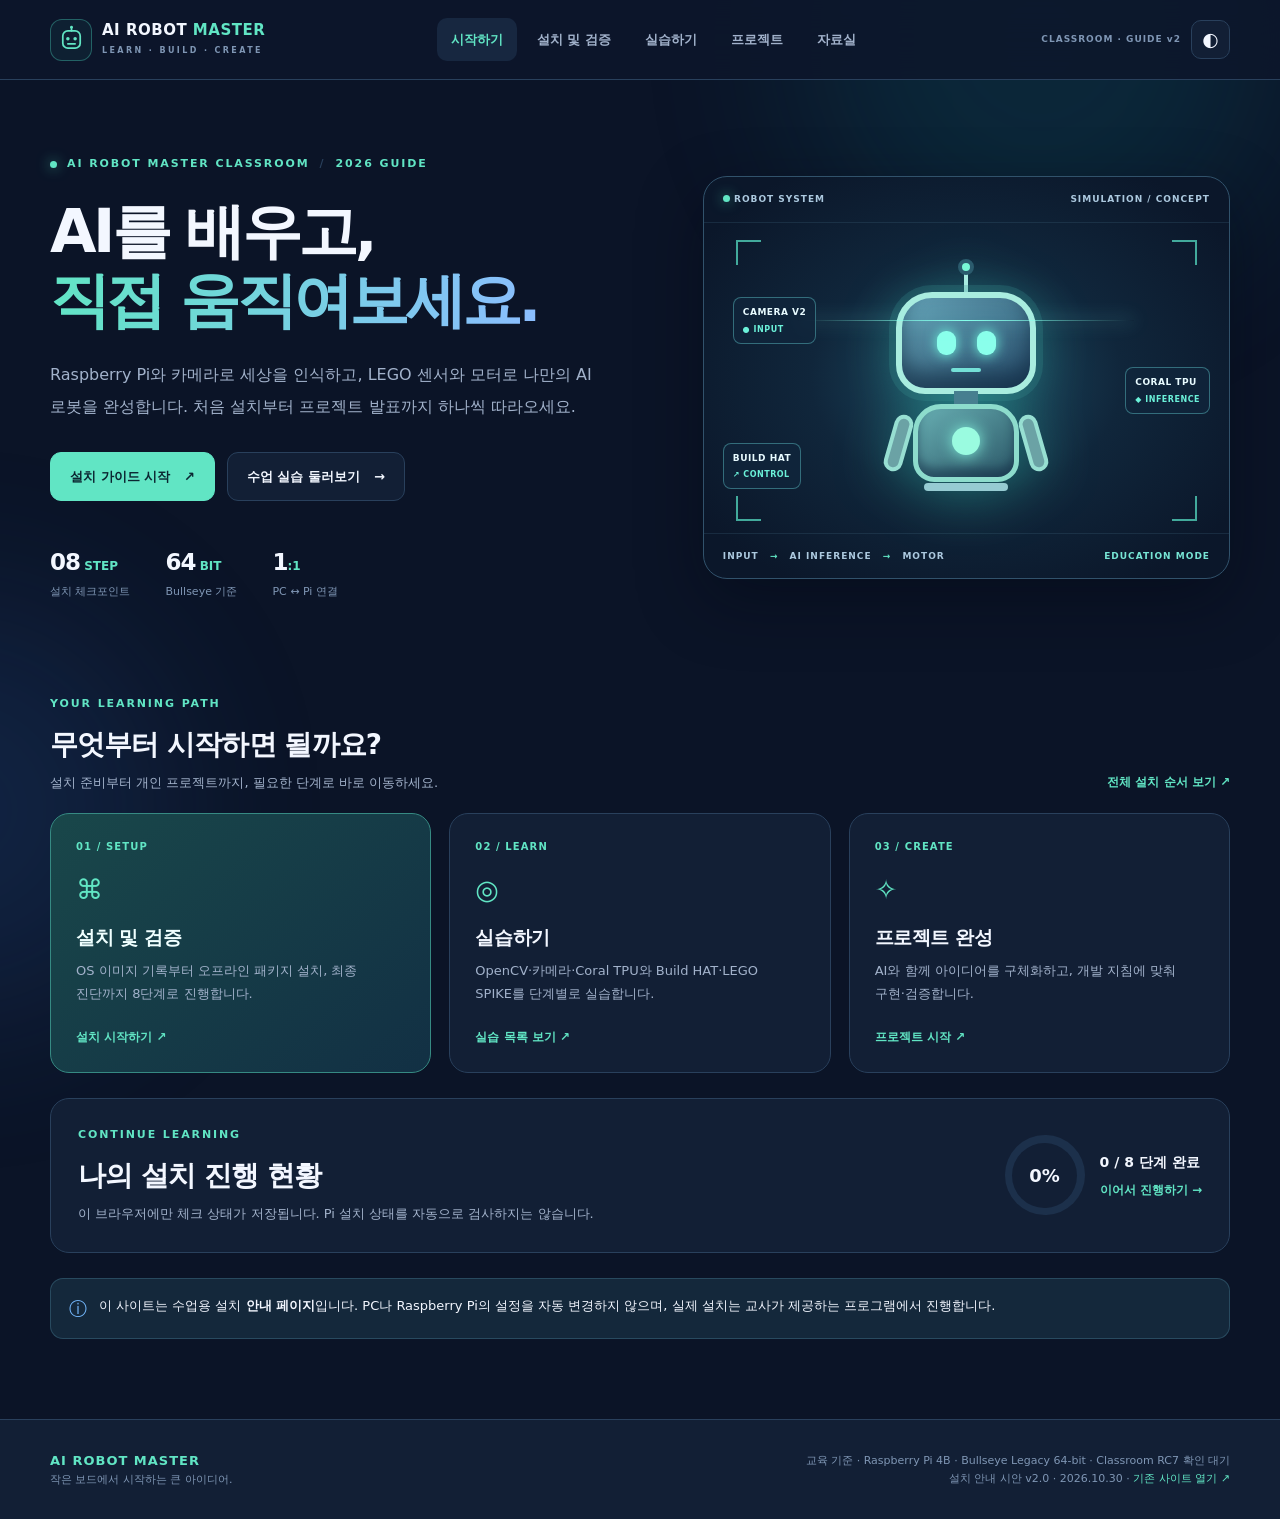
<file: v2/index.html>
<!doctype html>
<html lang="ko">
<head>
  <meta charset="utf-8">
  <meta name="viewport" content="width=device-width,initial-scale=1">
  <meta name="theme-color" content="#0b1427">
  <meta name="description" content="AI Robot Master — Raspberry Pi 4B · 카메라 · Coral TPU · LEGO SPIKE 학생용 설치 및 실습 가이드">
  <title>AI Robot Master | 수업 가이드 v2</title>
  <link rel="icon" type="image/svg+xml" href="assets/favicon.svg">
  <link rel="stylesheet" href="assets/styles.css">
  <script defer src="assets/app.js"></script>
</head>
<body data-theme="dark">
  <a href="#content" class="skip-link">본문으로 바로가기</a>
  <div class="ambient ambient-one" aria-hidden="true"></div><div class="ambient ambient-two" aria-hidden="true"></div>
  <header class="site-header">
    <div class="header-inner container">
      <a class="brand" href="#home" aria-label="AI Robot Master 홈">
        <span class="brand-mark" aria-hidden="true"><svg viewBox="0 0 40 40"><rect x="8" y="8" width="24" height="24" rx="7" fill="none" stroke="currentColor" stroke-width="2.4"/><circle cx="15" cy="19" r="2.4" fill="currentColor"/><circle cx="25" cy="19" r="2.4" fill="currentColor"/><path d="M15 26h10M20 8V3" stroke="currentColor" stroke-width="2.4" stroke-linecap="round"/><circle cx="20" cy="3" r="2" fill="currentColor"/></svg></span>
        <span><strong>AI ROBOT <em>MASTER</em></strong><small>LEARN · BUILD · CREATE</small></span>
      </a>
      <nav class="top-nav" aria-label="주 메뉴">
        <a data-nav="home" href="#home">시작하기</a>
        <a data-nav="install" href="#install/1">설치 및 검증</a>
        <a data-nav="labs" href="#labs">실습하기</a>
        <a data-nav="project" href="#project">프로젝트</a>
        <a data-nav="resources" href="#resources">자료실</a>
      </nav>
      <div class="header-actions"><span class="header-version">CLASSROOM · GUIDE v2</span><button class="icon-button" id="theme-toggle" title="테마 전환" aria-label="테마 전환">◐</button><button class="icon-button mobile-menu" id="menu-toggle" title="메뉴 열기" aria-expanded="false" aria-label="메뉴 열기">☰</button></div>
    </div>
  </header>
  <main id="content" class="container" tabindex="-1">
    <section id="view-home" class="view" aria-labelledby="home-title">
      <div class="hero">
        <div class="hero-copy">
          <div class="eyebrow"><span class="pulse-dot"></span> AI ROBOT MASTER CLASSROOM <span class="eyebrow-sep">/</span> 2026 GUIDE</div>
          <h1 id="home-title">AI를 배우고,<br><span class="gradient-text">직접 움직여보세요.</span></h1>
          <p class="hero-lead">Raspberry Pi와 카메라로 세상을 인식하고, LEGO 센서와 모터로 나만의 AI 로봇을 완성합니다. 처음 설치부터 프로젝트 발표까지 하나씩 따라오세요.</p>
          <div class="hero-cta"><a href="#install/1" class="button button-primary">설치 가이드 시작 <span aria-hidden="true">↗</span></a><a href="#labs" class="button button-glass">수업 실습 둘러보기 <span aria-hidden="true">→</span></a></div>
          <div class="hero-stats"><div><strong>08<span> STEP</span></strong><small>설치 체크포인트</small></div><div><strong>64<span> BIT</span></strong><small>Bullseye 기준</small></div><div><strong>1<span>:1</span></strong><small>PC ↔ Pi 연결</small></div></div>
        </div>
        <div class="hero-visual" aria-label="AI 로봇의 카메라 인식과 모터 제어 과정을 보여주는 개념도">
          <div class="visual-top"><span><i class="status-led"></i> ROBOT SYSTEM</span><span>SIMULATION / CONCEPT</span></div>
          <div class="visual-core"><div class="scan-corner tl"></div><div class="scan-corner tr"></div><div class="scan-corner bl"></div><div class="scan-corner br"></div><div class="robot-illustration" aria-hidden="true"><div class="robot-antenna"></div><div class="robot-head"><span class="eye"></span><span class="eye"></span><div class="robot-mouth"></div></div><div class="robot-neck"></div><div class="robot-body"><div class="core-light"></div></div><div class="robot-arm left"></div><div class="robot-arm right"></div><div class="robot-base"></div></div><div class="scan-line"></div><span class="visual-tag tag-camera">CAMERA V2 <b>● INPUT</b></span><span class="visual-tag tag-tpu">CORAL TPU <b>◆ INFERENCE</b></span><span class="visual-tag tag-motor">BUILD HAT <b>↗ CONTROL</b></span></div>
          <div class="visual-bottom"><span>INPUT <b>→</b> AI INFERENCE <b>→</b> MOTOR</span><span class="fps-label">EDUCATION MODE</span></div>
        </div>
      </div>
      <div class="section-intro"><div><div class="section-kicker">YOUR LEARNING PATH</div><h2>무엇부터 시작하면 될까요?</h2><p>설치 준비부터 개인 프로젝트까지, 필요한 단계로 바로 이동하세요.</p></div><a class="text-link" href="#install/1">전체 설치 순서 보기 <span>↗</span></a></div>
      <div class="feature-grid">
        <a class="feature-card feature-primary" href="#install/1"><span class="feature-number">01 / SETUP</span><span class="feature-glyph">⌘</span><h3>설치 및 검증</h3><p>OS 이미지 기록부터 오프라인 패키지 설치, 최종 진단까지 8단계로 진행합니다.</p><span class="feature-action">설치 시작하기 ↗</span></a>
        <a class="feature-card" href="#labs"><span class="feature-number">02 / LEARN</span><span class="feature-glyph">◎</span><h3>실습하기</h3><p>OpenCV·카메라·Coral TPU와 Build HAT·LEGO SPIKE를 단계별로 실습합니다.</p><span class="feature-action">실습 목록 보기 ↗</span></a>
        <a class="feature-card" href="#project"><span class="feature-number">03 / CREATE</span><span class="feature-glyph">✧</span><h3>프로젝트 완성</h3><p>AI와 함께 아이디어를 구체화하고, 개발 지침에 맞춰 구현·검증합니다.</p><span class="feature-action">프로젝트 시작 ↗</span></a>
      </div>
      <section class="home-progress" aria-labelledby="home-progress-title"><div><div class="section-kicker">CONTINUE LEARNING</div><h2 id="home-progress-title">나의 설치 진행 현황</h2><p>이 브라우저에만 체크 상태가 저장됩니다. Pi 설치 상태를 자동으로 검사하지는 않습니다.</p></div><div class="progress-summary"><div class="progress-ring" id="home-ring"><span id="home-percent">0%</span></div><div><strong id="home-done">0 / 8 단계 완료</strong><a class="text-link" id="home-resume" href="#install/1">이어서 진행하기 →</a></div></div></section>
      <div class="notice compact"><span class="notice-icon">ⓘ</span><p>이 사이트는 수업용 설치 <b>안내 페이지</b>입니다. PC나 Raspberry Pi의 설정을 자동 변경하지 않으며, 실제 설치는 교사가 제공하는 프로그램에서 진행합니다.</p></div>
    </section>

    <section id="view-install" class="view" hidden aria-labelledby="install-title">
      <div class="page-heading"><div class="section-kicker">GET READY · STEP BY STEP</div><div class="heading-row"><div><h1 id="install-title">설치 및 검증</h1><p>Raspberry Pi 환경을 차근차근 준비합니다. 완료 조건을 확인한 뒤 다음 단계로 이동하세요.</p></div><a href="#help" class="button button-outline small">문제 해결 가이드 ↗</a></div></div>
      <div class="install-overview"><div class="install-overview-top"><span><i class="status-led"></i> CLASSROOM INSTALLATION</span><strong id="install-count">0/8 완료</strong></div><div class="progress-track"><div id="install-bar" class="progress-fill"></div></div><div class="install-meta"><span>Raspberry Pi OS · Bullseye Legacy 64-bit</span><span>PC 192.168.137.1 → Pi 192.168.137.100</span></div></div>
      <div class="install-grid"><aside class="step-sidebar" aria-label="설치 단계 목록"><div class="sidebar-label">INSTALLATION ROADMAP</div><div id="steps-sidebar" class="steps-sidebar"></div><button id="reset-progress" class="reset-link" type="button">↺ 이 브라우저의 진행 체크 초기화</button><div class="sidebar-support"><b>막히는 부분이 있나요?</b><p>자주 발생하는 오류를 증상별로 확인하세요.</p><a href="#help">문제 해결 열기 ↗</a></div></aside>
        <div class="step-panel"><div id="step-mobile-nav" class="step-mobile-nav" aria-label="모바일 설치 단계"></div><div id="step-content" aria-live="polite"></div><div class="step-actions"><button id="prev-step" class="button button-outline" type="button">← 이전 단계</button><button id="step-done" class="button button-done" type="button">✓ 이 단계 완료</button><button id="next-step" class="button button-primary" type="button">다음 단계 →</button></div></div>
      </div>
    </section>

    <section id="view-labs" class="view" hidden aria-labelledby="labs-title"><div class="page-heading"><div class="section-kicker">LEARN BY DOING</div><h1 id="labs-title">실습하기</h1><p>카메라로 보고, AI로 판단하고, 센서와 모터로 반응하는 프로젝트를 만들어보세요.</p></div><div id="labs-content"></div></section>

    <section id="view-project" class="view" hidden aria-labelledby="project-title"><div class="page-heading"><div class="section-kicker">FROM IDEA TO PROTOTYPE</div><h1 id="project-title">프로젝트 만들기</h1><p>아이디어를 정리하고, AI와 협업해 안전하게 구현·테스트한 뒤 결과물을 발표합니다.</p></div><div id="project-content"></div></section>

    <section id="view-resources" class="view" hidden aria-labelledby="resources-title"><div class="page-heading"><div class="section-kicker">REFERENCE LIBRARY</div><h1 id="resources-title">학습 자료실</h1><p>이론 자료, 필수 다운로드, 추가 학습 링크를 한곳에서 확인하세요.</p></div><div id="resources-content"></div></section>

    <section id="view-help" class="view" hidden aria-labelledby="help-title"><div class="page-heading"><div class="section-kicker">TROUBLESHOOTING</div><div class="heading-row"><div><h1 id="help-title">문제 해결 센터</h1><p>수업 중 자주 발생하는 연결·설치 오류부터 순서대로 확인합니다.</p></div><a href="#install/1" class="button button-outline small">← 설치 가이드로</a></div></div><div id="help-content"></div></section>
  </main>
  <footer class="site-footer"><div class="container footer-inner"><div class="footer-brand"><strong>AI ROBOT MASTER</strong><span>작은 보드에서 시작하는 큰 아이디어.</span></div><div class="footer-right"><span>교육 기준 · Raspberry Pi 4B · Bullseye Legacy 64-bit · Classroom RC7 확인 대기</span><span>설치 안내 시안 v2.0 · 2026.10.30 · <a href="https://kmlee8403-source.github.io/ai-robot-master/">기존 사이트 열기 ↗</a></span></div></div></footer>
  <div id="toast" class="toast" role="status" aria-live="polite"></div>
  <dialog id="confirm-dialog" class="confirm-dialog"><form method="dialog"><h2>진행 체크를 초기화할까요?</h2><p>이 브라우저에 저장된 8단계 완료 체크만 지웁니다. Raspberry Pi 설정은 변경하지 않습니다.</p><div class="dialog-actions"><button value="cancel" class="button button-outline">취소</button><button value="confirm" class="button button-danger">초기화</button></div></form></dialog>
</body>
</html>
</file>
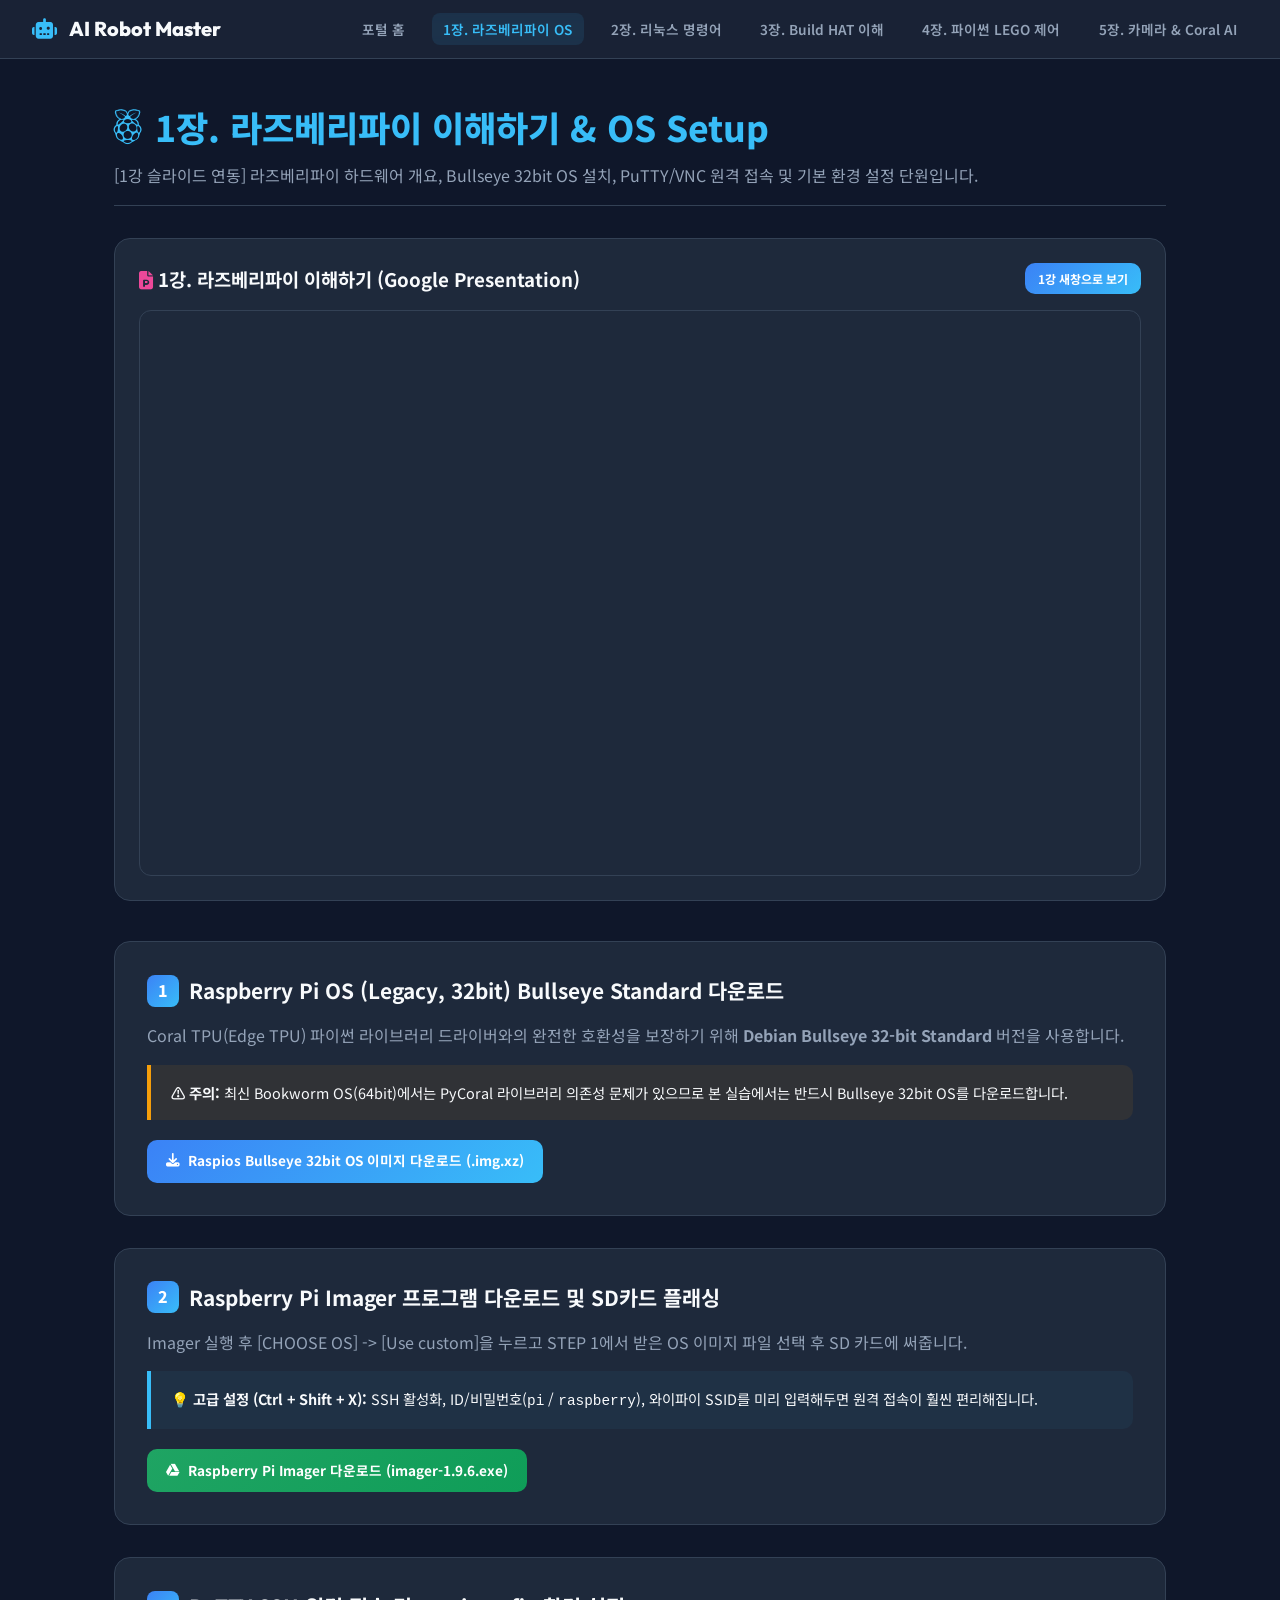
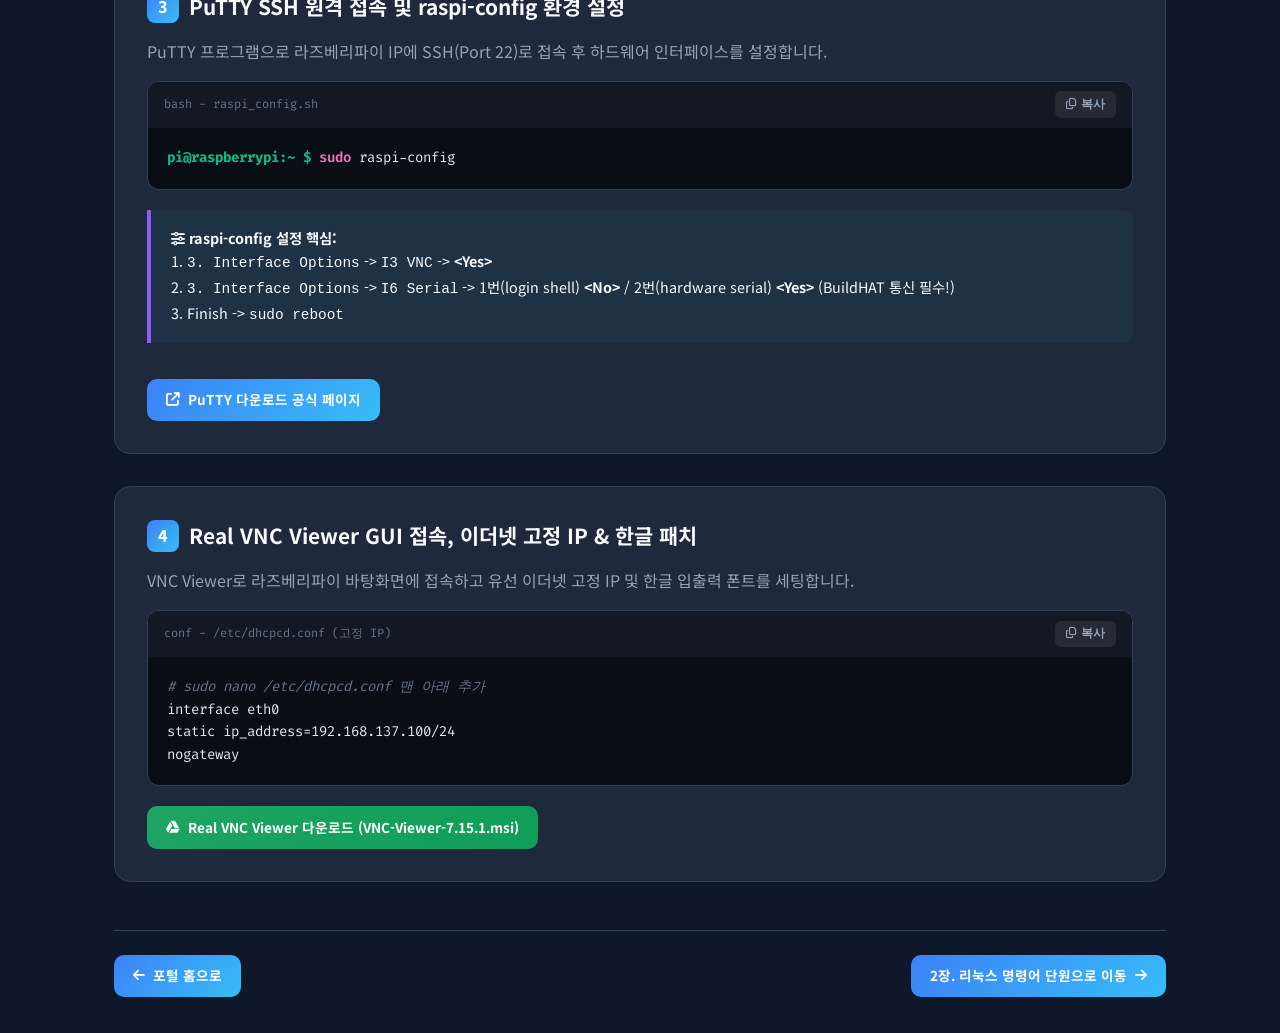
<file: page1_os_setup.html>
<!DOCTYPE html>
<html lang="ko">
<head>
  <meta charset="UTF-8">
  <meta name="viewport" content="width=device-width, initial-scale=1.0">
  <title>1장. 라즈베리파이 이해하기 & OS Setup - AI 로봇 마스터</title>
  
  <link rel="preconnect" href="https://fonts.googleapis.com">
  <link rel="preconnect" href="https://fonts.gstatic.com" crossorigin>
  <link href="https://fonts.googleapis.com/css2?family=Noto+Sans+KR:wght@300;400;500;700;900&family=Fira+Code:wght@400;600&family=Outfit:wght@600;800&display=swap" rel="stylesheet">
  <link rel="stylesheet" href="https://cdnjs.cloudflare.com/ajax/libs/font-awesome/6.4.0/css/all.min.css">

  <style>
    :root {
      --bg-primary: #0f172a;
      --bg-secondary: #1e293b;
      --bg-card: #1e293b;
      --bg-terminal: #090d16;
      --text-main: #f8fafc;
      --text-muted: #94a3b8;
      --text-dim: #64748b;
      --accent-cyan: #38bdf8;
      --accent-blue: #3b82f6;
      --accent-purple: #8b5cf6;
      --accent-pink: #ec4899;
      --accent-green: #10b981;
      --accent-amber: #f59e0b;
      --border-color: #334155;
      --glass-bg: rgba(30, 41, 59, 0.7);
      --font-sans: 'Noto Sans KR', sans-serif;
      --font-code: 'Fira Code', monospace;
      --font-title: 'Outfit', 'Noto Sans KR', sans-serif;
    }

    [data-theme="light"] {
      --bg-primary: #f8fafc;
      --bg-secondary: #ffffff;
      --bg-card: #ffffff;
      --bg-terminal: #1e293b;
      --text-main: #0f172a;
      --text-muted: #475569;
      --text-dim: #94a3b8;
      --border-color: #e2e8f0;
      --glass-bg: rgba(255, 255, 255, 0.8);
    }

    * { box-sizing: border-box; margin: 0; padding: 0; }
    html { scroll-behavior: smooth; }
    body { font-family: var(--font-sans); background-color: var(--bg-primary); color: var(--text-main); line-height: 1.6; }

    .navbar {
      position: sticky; top: 0; z-index: 1000;
      background-color: var(--glass-bg); backdrop-filter: blur(12px);
      border-bottom: 1px solid var(--border-color); padding: 0.8rem 2rem;
      display: flex; align-items: center; justify-content: space-between;
    }
    .nav-brand {
      display: flex; align-items: center; gap: 0.75rem; text-decoration: none;
      color: var(--text-main); font-family: var(--font-title); font-weight: 800; font-size: 1.25rem;
    }
    .nav-brand i { color: var(--accent-cyan); }
    .nav-links { display: flex; gap: 1rem; list-style: none; flex-wrap: wrap; }
    .nav-link {
      color: var(--text-muted); text-decoration: none; font-size: 0.85rem;
      font-weight: 600; padding: 0.4rem 0.7rem; border-radius: 8px; transition: all 0.2s;
    }
    .nav-link:hover, .nav-link.active { color: var(--accent-cyan); background-color: rgba(56, 189, 248, 0.1); }

    .container { max-width: 1100px; margin: 0 auto; padding: 2.5rem 1.5rem; }

    .page-title-box { margin-bottom: 2rem; padding-bottom: 1rem; border-bottom: 1px solid var(--border-color); }
    .page-title-box h1 { font-size: 2.2rem; font-weight: 800; color: var(--accent-cyan); display: flex; align-items: center; gap: 0.8rem; }

    .slides-container {
      background-color: var(--bg-card); border: 1px solid var(--border-color);
      border-radius: 16px; padding: 1.5rem; margin-bottom: 2.5rem;
    }
    .slides-header { display: flex; align-items: center; justify-content: space-between; margin-bottom: 1rem; }
    .iframe-wrapper {
      position: relative; padding-bottom: 56.25%; height: 0; overflow: hidden;
      border-radius: 12px; border: 1px solid var(--border-color);
    }
    .iframe-wrapper iframe { position: absolute; top: 0; left: 0; width: 100%; height: 100%; }

    .card { background-color: var(--bg-card); border: 1px solid var(--border-color); border-radius: 16px; padding: 2rem; margin-bottom: 2rem; }
    .card-title { font-size: 1.3rem; font-weight: 700; margin-bottom: 1rem; display: flex; align-items: center; gap: 0.6rem; color: var(--text-main); }
    .card-title span.step-num {
      width: 32px; height: 32px; border-radius: 8px;
      background: linear-gradient(135deg, var(--accent-blue), var(--accent-cyan));
      color: #fff; display: flex; align-items: center; justify-content: center; font-weight: 800; font-size: 1rem;
    }

    .explanation-box { background-color: rgba(56, 189, 248, 0.05); border-left: 4px solid var(--accent-cyan); padding: 1rem 1.25rem; border-radius: 0 10px 10px 0; margin-bottom: 1.25rem; font-size: 0.9rem; }
    .warning-box { background-color: rgba(245, 158, 11, 0.08); border-left: 4px solid var(--accent-amber); padding: 1rem 1.25rem; border-radius: 0 10px 10px 0; margin-bottom: 1.25rem; font-size: 0.9rem; }

    .terminal-wrapper { background-color: var(--bg-terminal); border-radius: 12px; border: 1px solid var(--border-color); overflow: hidden; margin-bottom: 1.25rem; }
    .terminal-header { background-color: #121824; padding: 0.6rem 1rem; display: flex; align-items: center; justify-content: space-between; }
    .terminal-title { font-family: var(--font-code); font-size: 0.75rem; color: var(--text-dim); }
    .copy-btn { background: rgba(255, 255, 255, 0.08); border: none; color: var(--text-muted); padding: 0.3rem 0.7rem; border-radius: 6px; font-size: 0.75rem; font-weight: 600; cursor: pointer; transition: all 0.2s; }
    .copy-btn:hover { background-color: var(--accent-cyan); color: #0f172a; }
    .terminal-body { padding: 1.2rem; overflow-x: auto; }
    pre { font-family: var(--font-code); font-size: 0.88rem; line-height: 1.6; color: #e2e8f0; margin: 0; }
    .cmd-keyword { color: #f472b6; font-weight: 600; }
    .cmd-comment { color: #64748b; font-style: italic; }
    .cmd-prompt { color: #10b981; margin-right: 0.5rem; font-weight: 700; }

    .btn-action { display: inline-flex; align-items: center; gap: 0.5rem; padding: 0.65rem 1.2rem; border-radius: 10px; font-size: 0.85rem; font-weight: 700; text-decoration: none; transition: all 0.2s; border: none; cursor: pointer; }
    .btn-primary { background: linear-gradient(135deg, var(--accent-blue), var(--accent-cyan)); color: #fff; }
    .btn-drive { background: linear-gradient(135deg, #1fa463, #0f9d58); color: #fff; }

    .page-nav-bottom { display: flex; justify-content: space-between; margin-top: 3rem; padding-top: 1.5rem; border-top: 1px solid var(--border-color); }

    .toast { position: fixed; bottom: 2rem; left: 50%; transform: translateX(-50%) translateY(100px); background-color: var(--accent-green); color: #fff; padding: 0.75rem 1.5rem; border-radius: 30px; font-weight: 700; font-size: 0.9rem; opacity: 0; transition: all 0.3s; }
    .toast.show { transform: translateX(-50%) translateY(0); opacity: 1; }
  </style>
</head>
<body>

  <!-- Navbar -->
  <nav class="navbar">
    <a href="index.html" class="nav-brand"><i class="fa-solid fa-robot"></i> AI Robot Master</a>
    <ul class="nav-links">
      <li><a href="index.html" class="nav-link">포털 홈</a></li>
      <li><a href="page1_os_setup.html" class="nav-link active">1장. 라즈베리파이 OS</a></li>
      <li><a href="page2_linux_cmd.html" class="nav-link">2장. 리눅스 명령어</a></li>
      <li><a href="page3_buildhat_hardware.html" class="nav-link">3장. Build HAT 이해</a></li>
      <li><a href="page4_spike_python.html" class="nav-link">4장. 파이썬 LEGO 제어</a></li>
      <li><a href="page5_vision_coral_ai.html" class="nav-link">5장. 카메라 & Coral AI</a></li>
    </ul>
  </nav>

  <div class="container">

    <div class="page-title-box">
      <h1><i class="fa-brands fa-raspberry-pi"></i> 1장. 라즈베리파이 이해하기 & OS Setup</h1>
      <p style="color: var(--text-muted); margin-top: 0.5rem;">
        [1강 슬라이드 연동] 라즈베리파이 하드웨어 개요, Bullseye 32bit OS 설치, PuTTY/VNC 원격 접속 및 기본 환경 설정 단원입니다.
      </p>
    </div>

    <!-- Slide Deck Section: 1강 -->
    <section class="slides-container">
      <div class="slides-header">
        <h3><i class="fa-solid fa-file-powerpoint" style="color: var(--accent-pink);"></i> 1강. 라즈베리파이 이해하기 (Google Presentation)</h3>
        <a href="https://docs.google.com/presentation/d/1E6DLJDCRlguHOM9UucUhkZStPTp84g5VY6oy3FMIq0Y/edit?usp=sharing" target="_blank" class="btn-action btn-primary" style="font-size:0.75rem; padding: 0.4rem 0.8rem;">
          1강 새창으로 보기
        </a>
      </div>
      <div class="iframe-wrapper">
        <iframe src="https://docs.google.com/presentation/d/1E6DLJDCRlguHOM9UucUhkZStPTp84g5VY6oy3FMIq0Y/embed?start=false&loop=false&delayms=3000" frameborder="0" allowfullscreen="true"></iframe>
      </div>
    </section>

    <!-- STEP 1 -->
    <article class="card">
      <div class="card-title">
        <span class="step-num">1</span> Raspberry Pi OS (Legacy, 32bit) Bullseye Standard 다운로드
      </div>
      <p style="color: var(--text-muted); margin-bottom: 1rem;">
        Coral TPU(Edge TPU) 파이썬 라이브러리 드라이버와의 완전한 호환성을 보장하기 위해 <strong>Debian Bullseye 32-bit Standard</strong> 버전을 사용합니다.
      </p>
      <div class="warning-box">
        <strong>⚠️ 주의:</strong> 최신 Bookworm OS(64bit)에서는 PyCoral 라이브러리 의존성 문제가 있으므로 본 실습에서는 반드시 Bullseye 32bit OS를 다운로드합니다.
      </div>
      <a href="https://downloads.raspberrypi.org/raspios_oldstable_armhf/images/raspios_oldstable_armhf-2023-10-10/2023-05-03-raspios-bullseye-armhf.img.xz" target="_blank" class="btn-action btn-primary">
        <i class="fa-solid fa-download"></i> Raspios Bullseye 32bit OS 이미지 다운로드 (.img.xz)
      </a>
    </article>

    <!-- STEP 2 -->
    <article class="card">
      <div class="card-title">
        <span class="step-num">2</span> Raspberry Pi Imager 프로그램 다운로드 및 SD카드 플래싱
      </div>
      <p style="color: var(--text-muted); margin-bottom: 1rem;">
        Imager 실행 후 [CHOOSE OS] -> [Use custom]을 누르고 STEP 1에서 받은 OS 이미지 파일 선택 후 SD 카드에 써줍니다.
      </p>
      <div class="explanation-box">
        <strong>💡 고급 설정 (Ctrl + Shift + X):</strong> SSH 활성화, ID/비밀번호(<code>pi</code> / <code>raspberry</code>), 와이파이 SSID를 미리 입력해두면 원격 접속이 훨씬 편리해집니다.
      </div>
      <a href="https://drive.google.com/file/d/1h0YlGxCN-9dMOK8PI7CERGXLW-z8-jaK/view?usp=sharing" target="_blank" class="btn-action btn-drive">
        <i class="fa-brands fa-google-drive"></i> Raspberry Pi Imager 다운로드 (imager-1.9.6.exe)
      </a>
    </article>

    <!-- STEP 3 & 4 -->
    <article class="card">
      <div class="card-title">
        <span class="step-num">3</span> PuTTY SSH 원격 접속 및 raspi-config 환경 설정
      </div>
      <p style="color: var(--text-muted); margin-bottom: 1rem;">
        PuTTY 프로그램으로 라즈베리파이 IP에 SSH(Port 22)로 접속 후 하드웨어 인터페이스를 설정합니다.
      </p>

      <div class="terminal-wrapper">
        <div class="terminal-header">
          <span class="terminal-title">bash - raspi_config.sh</span>
          <button class="copy-btn" onclick="copyCode(this)"><i class="fa-regular fa-copy"></i> 복사</button>
        </div>
        <div class="terminal-body">
          <pre><span class="cmd-prompt">pi@raspberrypi:~ $</span><span class="cmd-keyword">sudo</span> raspi-config</pre>
        </div>
      </div>

      <div class="explanation-box" style="border-left-color: var(--accent-purple);">
        <p><strong><i class="fa-solid fa-sliders"></i> raspi-config 설정 핵심:</strong></p>
        <p>1. <code>3. Interface Options</code> -> <code>I3 VNC</code> -> <strong>&lt;Yes&gt;</strong></p>
        <p>2. <code>3. Interface Options</code> -> <code>I6 Serial</code> -> 1번(login shell) <strong>&lt;No&gt;</strong> / 2번(hardware serial) <strong>&lt;Yes&gt;</strong> (BuildHAT 통신 필수!)</p>
        <p>3. Finish -> <code>sudo reboot</code></p>
      </div>

      <a href="https://www.chiark.greenend.org.uk/~sgtatham/putty/latest.html" target="_blank" class="btn-action btn-primary" style="margin-top: 1rem;">
        <i class="fa-solid fa-arrow-up-right-from-square"></i> PuTTY 다운로드 공식 페이지
      </a>
    </article>

    <!-- STEP 5 & NETWORKING -->
    <article class="card">
      <div class="card-title">
        <span class="step-num">4</span> Real VNC Viewer GUI 접속, 이더넷 고정 IP & 한글 패치
      </div>
      <p style="color: var(--text-muted); margin-bottom: 1rem;">
        VNC Viewer로 라즈베리파이 바탕화면에 접속하고 유선 이더넷 고정 IP 및 한글 입출력 폰트를 세팅합니다.
      </p>

      <div class="terminal-wrapper">
        <div class="terminal-header">
          <span class="terminal-title">conf - /etc/dhcpcd.conf (고정 IP)</span>
          <button class="copy-btn" onclick="copyCode(this)"><i class="fa-regular fa-copy"></i> 복사</button>
        </div>
        <div class="terminal-body">
          <pre><span class="cmd-comment"># sudo nano /etc/dhcpcd.conf 맨 아래 추가</span>
interface eth0
static ip_address=192.168.137.100/24
nogateway</pre>
        </div>
      </div>

      <a href="https://drive.google.com/file/d/1YXWcXCC6BdACGTc4AIPzznvbUUz6mFWG/view?usp=sharing" target="_blank" class="btn-action btn-drive">
        <i class="fa-brands fa-google-drive"></i> Real VNC Viewer 다운로드 (VNC-Viewer-7.15.1.msi)
      </a>
    </article>

    <!-- Bottom Nav -->
    <div class="page-nav-bottom">
      <a href="index.html" class="btn-action btn-primary"><i class="fa-solid fa-arrow-left"></i> 포털 홈으로</a>
      <a href="page2_linux_cmd.html" class="btn-action btn-primary">2장. 리눅스 명령어 단원으로 이동 <i class="fa-solid fa-arrow-right"></i></a>
    </div>

  </div>

  <div class="toast" id="toast"><i class="fa-solid fa-circle-check"></i> 명령어가 클립보드에 복사되었습니다!</div>

  <script>
    function copyCode(btn) {
      const pre = btn.closest('.terminal-wrapper').querySelector('pre');
      let text = pre.innerText.replace(/pi@raspberrypi:[^$]*\$\s*/g, '');
      navigator.clipboard.writeText(text).then(() => {
        const toast = document.getElementById('toast');
        toast.classList.add('show');
        setTimeout(() => toast.classList.remove('show'), 2500);
      });
    }
  </script>
</body>
</html>
</file>
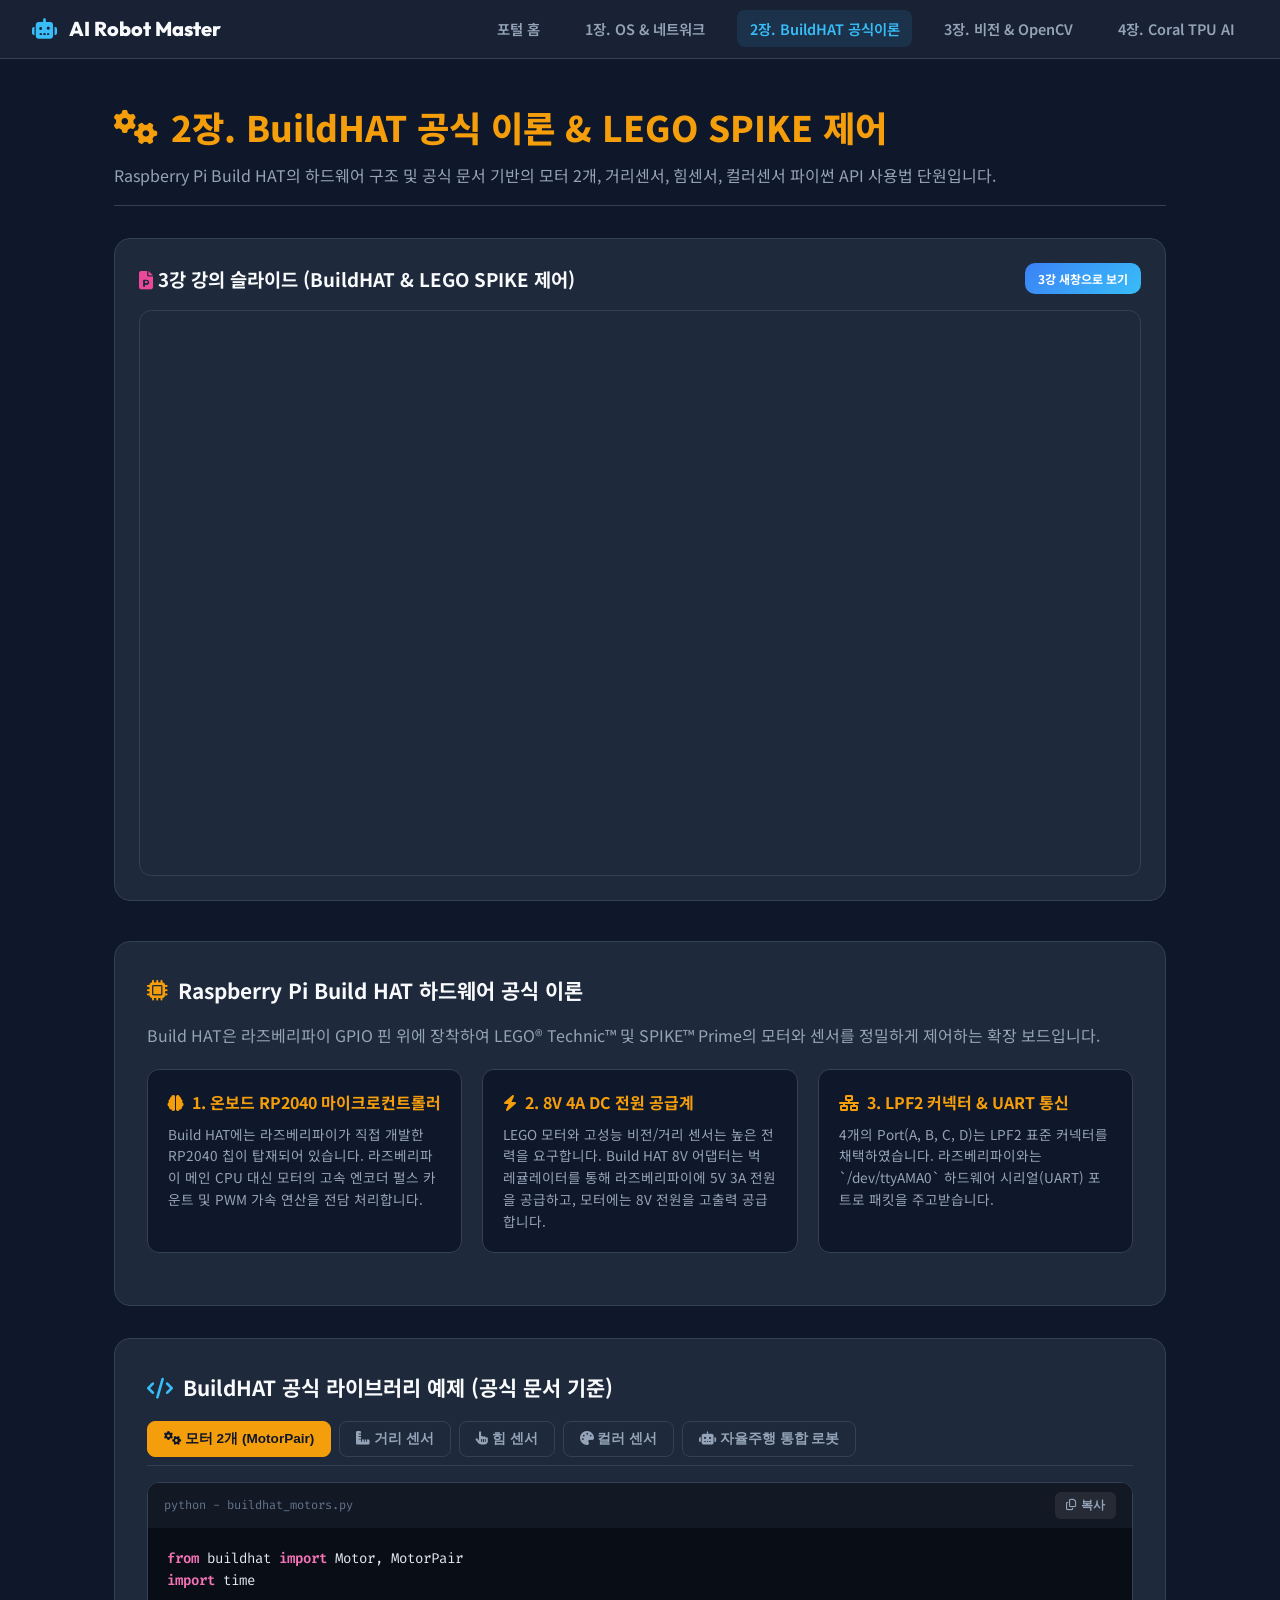
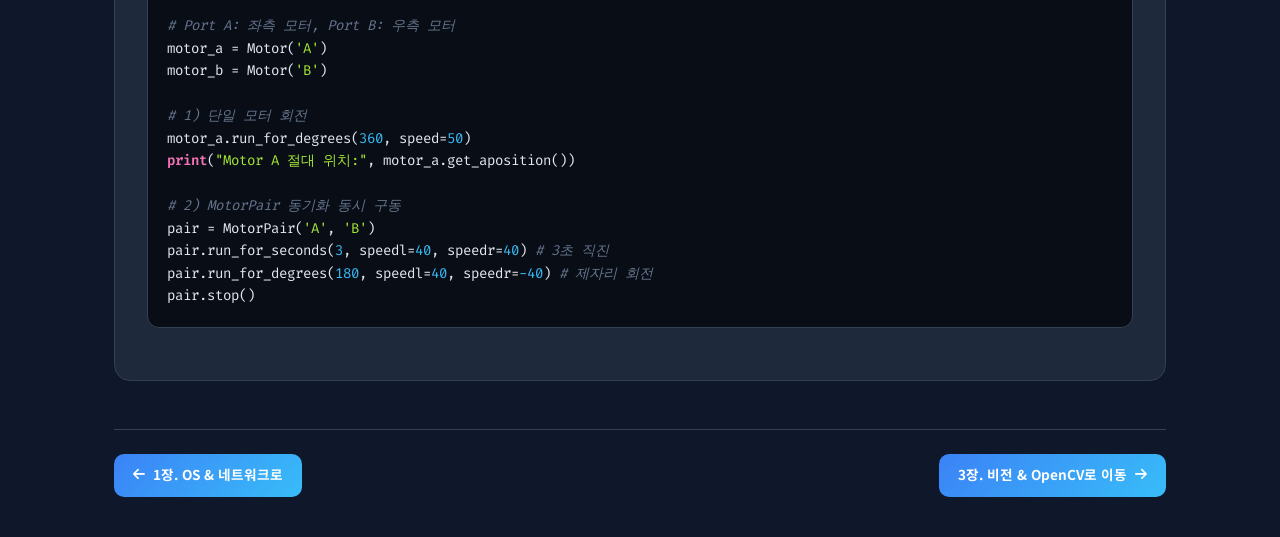
<file: page2_buildhat_theory.html>
<!DOCTYPE html>
<html lang="ko">
<head>
  <meta charset="UTF-8">
  <meta name="viewport" content="width=device-width, initial-scale=1.0">
  <title>2장. BuildHAT 공식 이론 & 센서/모터 제어 - AI 로봇 마스터</title>
  
  <link rel="preconnect" href="https://fonts.googleapis.com">
  <link rel="preconnect" href="https://fonts.gstatic.com" crossorigin>
  <link href="https://fonts.googleapis.com/css2?family=Noto+Sans+KR:wght@300;400;500;700;900&family=Fira+Code:wght@400;600&family=Outfit:wght@600;800&display=swap" rel="stylesheet">
  <link rel="stylesheet" href="https://cdnjs.cloudflare.com/ajax/libs/font-awesome/6.4.0/css/all.min.css">

  <style>
    :root {
      --bg-primary: #0f172a;
      --bg-secondary: #1e293b;
      --bg-card: #1e293b;
      --bg-terminal: #090d16;
      --text-main: #f8fafc;
      --text-muted: #94a3b8;
      --text-dim: #64748b;
      --accent-cyan: #38bdf8;
      --accent-blue: #3b82f6;
      --accent-purple: #8b5cf6;
      --accent-pink: #ec4899;
      --accent-green: #10b981;
      --accent-amber: #f59e0b;
      --border-color: #334155;
      --glass-bg: rgba(30, 41, 59, 0.7);
      --font-sans: 'Noto Sans KR', sans-serif;
      --font-code: 'Fira Code', monospace;
      --font-title: 'Outfit', 'Noto Sans KR', sans-serif;
    }

    [data-theme="light"] {
      --bg-primary: #f8fafc;
      --bg-secondary: #ffffff;
      --bg-card: #ffffff;
      --bg-terminal: #1e293b;
      --text-main: #0f172a;
      --text-muted: #475569;
      --text-dim: #94a3b8;
      --border-color: #e2e8f0;
      --glass-bg: rgba(255, 255, 255, 0.8);
    }

    * { box-sizing: border-box; margin: 0; padding: 0; }
    html { scroll-behavior: smooth; }
    body {
      font-family: var(--font-sans);
      background-color: var(--bg-primary);
      color: var(--text-main);
      line-height: 1.6;
    }

    /* Navbar */
    .navbar {
      position: sticky; top: 0; z-index: 1000;
      background-color: var(--glass-bg);
      backdrop-filter: blur(12px);
      border-bottom: 1px solid var(--border-color);
      padding: 0.8rem 2rem;
      display: flex; align-items: center; justify-content: space-between;
    }
    .nav-brand {
      display: flex; align-items: center; gap: 0.75rem;
      text-decoration: none; color: var(--text-main);
      font-family: var(--font-title); font-weight: 800; font-size: 1.25rem;
    }
    .nav-brand i { color: var(--accent-cyan); }
    .nav-links { display: flex; gap: 1.2rem; list-style: none; }
    .nav-link {
      color: var(--text-muted); text-decoration: none;
      font-size: 0.9rem; font-weight: 600; padding: 0.5rem 0.8rem;
      border-radius: 8px; transition: all 0.2s;
    }
    .nav-link:hover, .nav-link.active {
      color: var(--accent-cyan); background-color: rgba(56, 189, 248, 0.1);
    }

    .container { max-width: 1100px; margin: 0 auto; padding: 2.5rem 1.5rem; }

    .page-title-box {
      margin-bottom: 2rem; padding-bottom: 1rem;
      border-bottom: 1px solid var(--border-color);
    }
    .page-title-box h1 {
      font-size: 2.2rem; font-weight: 800; color: var(--accent-amber);
      display: flex; align-items: center; gap: 0.8rem;
    }

    /* Slide Deck Container */
    .slides-container {
      background-color: var(--bg-card);
      border: 1px solid var(--border-color);
      border-radius: 16px; padding: 1.5rem; margin-bottom: 2.5rem;
    }
    .slides-header {
      display: flex; align-items: center; justify-content: space-between; margin-bottom: 1rem;
    }
    .iframe-wrapper {
      position: relative; padding-bottom: 56.25%; height: 0; overflow: hidden;
      border-radius: 12px; border: 1px solid var(--border-color);
    }
    .iframe-wrapper iframe { position: absolute; top: 0; left: 0; width: 100%; height: 100%; }

    /* Cards */
    .card {
      background-color: var(--bg-card); border: 1px solid var(--border-color);
      border-radius: 16px; padding: 2rem; margin-bottom: 2rem;
    }
    .card-title {
      font-size: 1.3rem; font-weight: 700; margin-bottom: 1rem;
      display: flex; align-items: center; gap: 0.6rem; color: var(--text-main);
    }

    /* Theory Tech Grid */
    .theory-grid {
      display: grid; grid-template-columns: repeat(auto-fit, minmax(240px, 1fr));
      gap: 1.25rem; margin: 1.25rem 0;
    }
    .theory-box {
      background-color: var(--bg-primary); border: 1px solid var(--border-color);
      border-radius: 12px; padding: 1.25rem;
    }
    .theory-box h4 {
      color: var(--accent-amber); font-size: 1rem; margin-bottom: 0.5rem;
      display: flex; align-items: center; gap: 0.5rem;
    }

    /* Code Tab Container */
    .code-tabs {
      display: flex; gap: 0.5rem; margin-bottom: 1rem;
      border-bottom: 1px solid var(--border-color); padding-bottom: 0.5rem; flex-wrap: wrap;
    }
    .code-tab {
      padding: 0.5rem 1rem; border-radius: 8px; background: none;
      border: 1px solid var(--border-color); color: var(--text-muted);
      font-weight: 600; font-size: 0.85rem; cursor: pointer; transition: all 0.2s;
    }
    .code-tab.active {
      background-color: var(--accent-amber); color: #0f172a; font-weight: 700; border-color: var(--accent-amber);
    }
    .code-panel { display: none; }
    .code-panel.active { display: block; }

    /* Terminal Block */
    .terminal-wrapper {
      background-color: var(--bg-terminal); border-radius: 12px;
      border: 1px solid var(--border-color); overflow: hidden; margin-bottom: 1.25rem;
    }
    .terminal-header {
      background-color: #121824; padding: 0.6rem 1rem;
      display: flex; align-items: center; justify-content: space-between;
    }
    .terminal-title { font-family: var(--font-code); font-size: 0.75rem; color: var(--text-dim); }
    .copy-btn {
      background: rgba(255, 255, 255, 0.08); border: none; color: var(--text-muted);
      padding: 0.3rem 0.7rem; border-radius: 6px; font-size: 0.75rem; font-weight: 600;
      cursor: pointer; transition: all 0.2s;
    }
    .copy-btn:hover { background-color: var(--accent-amber); color: #0f172a; }
    .terminal-body { padding: 1.2rem; overflow-x: auto; }
    pre { font-family: var(--font-code); font-size: 0.88rem; line-height: 1.6; color: #e2e8f0; margin: 0; }
    .cmd-keyword { color: #f472b6; font-weight: 600; }
    .cmd-string { color: #a3e635; }
    .cmd-arg { color: #38bdf8; }
    .cmd-comment { color: #64748b; font-style: italic; }

    .btn-action {
      display: inline-flex; align-items: center; gap: 0.5rem;
      padding: 0.65rem 1.2rem; border-radius: 10px; font-size: 0.85rem; font-weight: 700;
      text-decoration: none; transition: all 0.2s; border: none; cursor: pointer;
    }
    .btn-primary { background: linear-gradient(135deg, var(--accent-blue), var(--accent-cyan)); color: #fff; }

    .page-nav-bottom {
      display: flex; justify-content: space-between; margin-top: 3rem;
      padding-top: 1.5rem; border-top: 1px solid var(--border-color);
    }

    .toast {
      position: fixed; bottom: 2rem; left: 50%; transform: translateX(-50%) translateY(100px);
      background-color: var(--accent-green); color: #fff; padding: 0.75rem 1.5rem;
      border-radius: 30px; font-weight: 700; font-size: 0.9rem; opacity: 0; transition: all 0.3s;
    }
    .toast.show { transform: translateX(-50%) translateY(0); opacity: 1; }
  </style>
</head>
<body>

  <!-- Navbar -->
  <nav class="navbar">
    <a href="index.html" class="nav-brand"><i class="fa-solid fa-robot"></i> AI Robot Master</a>
    <ul class="nav-links">
      <li><a href="index.html" class="nav-link">포털 홈</a></li>
      <li><a href="page1_os_setup.html" class="nav-link">1장. OS & 네트워크</a></li>
      <li><a href="page2_buildhat_theory.html" class="nav-link active">2장. BuildHAT 공식이론</a></li>
      <li><a href="page3_vision_opencv.html" class="nav-link">3장. 비전 & OpenCV</a></li>
      <li><a href="page4_coral_tpu.html" class="nav-link">4장. Coral TPU AI</a></li>
    </ul>
  </nav>

  <div class="container">

    <div class="page-title-box">
      <h1><i class="fa-solid fa-gears"></i> 2장. BuildHAT 공식 이론 & LEGO SPIKE 제어</h1>
      <p style="color: var(--text-muted); margin-top: 0.5rem;">
        Raspberry Pi Build HAT의 하드웨어 구조 및 공식 문서 기반의 모터 2개, 거리센서, 힘센서, 컬러센서 파이썬 API 사용법 단원입니다.
      </p>
    </div>

    <!-- Slide Deck Section: 3강 -->
    <section class="slides-container">
      <div class="slides-header">
        <h3><i class="fa-solid fa-file-powerpoint" style="color: var(--accent-pink);"></i> 3강 강의 슬라이드 (BuildHAT & LEGO SPIKE 제어)</h3>
        <a href="https://docs.google.com/presentation/d/1kTw_YZ8ZJO2AhwkVDGsjVGbQ5HertsfsEUopQCQKJ18/edit?usp=sharing" target="_blank" class="btn-action btn-primary" style="font-size:0.75rem; padding: 0.4rem 0.8rem;">
          3강 새창으로 보기
        </a>
      </div>
      <div class="iframe-wrapper">
        <iframe src="https://docs.google.com/presentation/d/1kTw_YZ8ZJO2AhwkVDGsjVGbQ5HertsfsEUopQCQKJ18/embed?start=false&loop=false&delayms=3000" frameborder="0" allowfullscreen="true"></iframe>
      </div>
    </section>

    <!-- BuildHAT Official Technical Theory Section -->
    <article class="card">
      <div class="card-title">
        <i class="fa-solid fa-microchip" style="color: var(--accent-amber);"></i> Raspberry Pi Build HAT 하드웨어 공식 이론
      </div>
      <p style="color: var(--text-muted);">
        Build HAT은 라즈베리파이 GPIO 핀 위에 장착하여 LEGO® Technic™ 및 SPIKE™ Prime의 모터와 센서를 정밀하게 제어하는 확장 보드입니다.
      </p>

      <div class="theory-grid">
        <div class="theory-box">
          <h4><i class="fa-solid fa-brain"></i> 1. 온보드 RP2040 마이크로컨트롤러</h4>
          <p style="font-size: 0.85rem; color: var(--text-muted);">
            Build HAT에는 라즈베리파이가 직접 개발한 RP2040 칩이 탑재되어 있습니다. 라즈베리파이 메인 CPU 대신 모터의 고속 엔코더 펄스 카운트 및 PWM 가속 연산을 전담 처리합니다.
          </p>
        </div>

        <div class="theory-box">
          <h4><i class="fa-solid fa-bolt"></i> 2. 8V 4A DC 전원 공급계</h4>
          <p style="font-size: 0.85rem; color: var(--text-muted);">
            LEGO 모터와 고성능 비전/거리 센서는 높은 전력을 요구합니다. Build HAT 8V 어댑터는 벅 레귤레이터를 통해 라즈베리파이에 5V 3A 전원을 공급하고, 모터에는 8V 전원을 고출력 공급합니다.
          </p>
        </div>

        <div class="theory-box">
          <h4><i class="fa-solid fa-network-wired"></i> 3. LPF2 커넥터 & UART 통신</h4>
          <p style="font-size: 0.85rem; color: var(--text-muted);">
            4개의 Port(A, B, C, D)는 LPF2 표준 커넥터를 채택하였습니다. 라즈베리파이와는 `/dev/ttyAMA0` 하드웨어 시리얼(UART) 포트로 패킷을 주고받습니다.
          </p>
        </div>
      </div>
    </article>

    <!-- Official BuildHAT API Code Examples -->
    <article class="card">
      <div class="card-title">
        <i class="fa-solid fa-code" style="color: var(--accent-cyan);"></i> BuildHAT 공식 라이브러리 예제 (공식 문서 기준)
      </div>

      <div class="code-tabs">
        <button class="code-tab active" onclick="switchTab('tab-motors', this)"><i class="fa-solid fa-gears"></i> 모터 2개 (MotorPair)</button>
        <button class="code-tab" onclick="switchTab('tab-distance', this)"><i class="fa-solid fa-ruler-combined"></i> 거리 센서</button>
        <button class="code-tab" onclick="switchTab('tab-force', this)"><i class="fa-solid fa-hand-pointer"></i> 힘 센서</button>
        <button class="code-tab" onclick="switchTab('tab-color', this)"><i class="fa-solid fa-palette"></i> 컬러 센서</button>
        <button class="code-tab" onclick="switchTab('tab-all', this)"><i class="fa-solid fa-robot"></i> 자율주행 통합 로봇</button>
      </div>

      <!-- Tab 1: Motors -->
      <div id="tab-motors" class="code-panel active">
        <div class="terminal-wrapper">
          <div class="terminal-header">
            <span class="terminal-title">python - buildhat_motors.py</span>
            <button class="copy-btn" onclick="copyCode(this)"><i class="fa-regular fa-copy"></i> 복사</button>
          </div>
          <div class="terminal-body">
            <pre><span class="cmd-keyword">from</span> buildhat <span class="cmd-keyword">import</span> Motor, MotorPair
<span class="cmd-keyword">import</span> time

<span class="cmd-comment"># Port A: 좌측 모터, Port B: 우측 모터</span>
motor_a = Motor(<span class="cmd-string">'A'</span>)
motor_b = Motor(<span class="cmd-string">'B'</span>)

<span class="cmd-comment"># 1) 단일 모터 회전</span>
motor_a.run_for_degrees(<span class="cmd-arg">360</span>, speed=<span class="cmd-arg">50</span>)
<span class="cmd-keyword">print</span>(<span class="cmd-string">"Motor A 절대 위치:"</span>, motor_a.get_aposition())

<span class="cmd-comment"># 2) MotorPair 동기화 동시 구동</span>
pair = MotorPair(<span class="cmd-string">'A'</span>, <span class="cmd-string">'B'</span>)
pair.run_for_seconds(<span class="cmd-arg">3</span>, speedl=<span class="cmd-arg">40</span>, speedr=<span class="cmd-arg">40</span>) <span class="cmd-comment"># 3초 직진</span>
pair.run_for_degrees(<span class="cmd-arg">180</span>, speedl=<span class="cmd-arg">40</span>, speedr=<span class="cmd-arg">-40</span>) <span class="cmd-comment"># 제자리 회전</span>
pair.stop()</pre>
          </div>
        </div>
      </div>

      <!-- Tab 2: Distance -->
      <div id="tab-distance" class="code-panel">
        <div class="terminal-wrapper">
          <div class="terminal-header">
            <span class="terminal-title">python - buildhat_distance.py</span>
            <button class="copy-btn" onclick="copyCode(this)"><i class="fa-regular fa-copy"></i> 복사</button>
          </div>
          <div class="terminal-body">
            <pre><span class="cmd-keyword">from</span> buildhat <span class="cmd-keyword">import</span> DistanceSensor
<span class="cmd-keyword">import</span> time

dist = DistanceSensor(<span class="cmd-string">'C'</span>)
dist.on() <span class="cmd-comment"># LED 눈 켜기</span>

<span class="cmd-keyword">for</span> _ <span class="cmd-keyword">in</span> range(<span class="cmd-arg">10</span>):
    distance = dist.get_distance()
    <span class="cmd-keyword">print</span>(f<span class="cmd-string">"측정 거리: {distance} cm"</span>)
    time.sleep(<span class="cmd-arg">0.5</span>)

dist.wait_for_distance_closer_than(<span class="cmd-arg">10</span>)
<span class="cmd-keyword">print</span>(<span class="cmd-string">"10cm 이내 접근 감지!"</span>)
dist.off()</pre>
          </div>
        </div>
      </div>

      <!-- Tab 3: Force -->
      <div id="tab-force" class="code-panel">
        <div class="terminal-wrapper">
          <div class="terminal-header">
            <span class="terminal-title">python - buildhat_force.py</span>
            <button class="copy-btn" onclick="copyCode(this)"><i class="fa-regular fa-copy"></i> 복사</button>
          </div>
          <div class="terminal-body">
            <pre><span class="cmd-keyword">from</span> buildhat <span class="cmd-keyword">import</span> ForceSensor

force_sensor = ForceSensor(<span class="cmd-string">'D'</span>)

<span class="cmd-keyword">print</span>(<span class="cmd-string">"눌림 상태:"</span>, force_sensor.is_pressed)
<span class="cmd-keyword">print</span>(<span class="cmd-string">"눌림 힘(N):"</span>, force_sensor.get_force())

<span class="cmd-keyword">def</span> handle_pressed(force):
    <span class="cmd-keyword">print</span>(f<span class="cmd-string">"🔴 힘센서 클릭 감지! 가해진 힘: {force} N"</span>)

force_sensor.when_pressed = handle_pressed
force_sensor.wait_until_pressed()</pre>
          </div>
        </div>
      </div>

      <!-- Tab 4: Color -->
      <div id="tab-color" class="code-panel">
        <div class="terminal-wrapper">
          <div class="terminal-header">
            <span class="terminal-title">python - buildhat_color.py</span>
            <button class="copy-btn" onclick="copyCode(this)"><i class="fa-regular fa-copy"></i> 복사</button>
          </div>
          <div class="terminal-body">
            <pre><span class="cmd-keyword">from</span> buildhat <span class="cmd-keyword">import</span> ColorSensor
<span class="cmd-keyword">import</span> time

color_sensor = ColorSensor(<span class="cmd-string">'B'</span>)

<span class="cmd-keyword">for</span> _ <span class="cmd-keyword">in</span> range(<span class="cmd-arg">10</span>):
    color = color_sensor.get_color()
    reflected = color_sensor.get_reflected_light()
    <span class="cmd-keyword">print</span>(f<span class="cmd-string">"색상: {color:8s} | 반사광: {reflected}%"</span>)
    time.sleep(<span class="cmd-arg">0.5</span>)</pre>
          </div>
        </div>
      </div>

      <!-- Tab 5: All in One -->
      <div id="tab-all" class="code-panel">
        <div class="terminal-wrapper">
          <div class="terminal-header">
            <span class="terminal-title">python - buildhat_robot_full.py</span>
            <button class="copy-btn" onclick="copyCode(this)"><i class="fa-regular fa-copy"></i> 복사</button>
          </div>
          <div class="terminal-body">
            <pre><span class="cmd-keyword">from</span> buildhat <span class="cmd-keyword">import</span> MotorPair, DistanceSensor, ForceSensor
<span class="cmd-keyword">import</span> time

pair = MotorPair(<span class="cmd-string">'A'</span>, <span class="cmd-string">'B'</span>)
dist = DistanceSensor(<span class="cmd-string">'C'</span>)
force = ForceSensor(<span class="cmd-string">'D'</span>)

dist.on()
pair.start(speedl=<span class="cmd-arg">30</span>, speedr=<span class="cmd-arg">30</span>)

<span class="cmd-keyword">while</span> <span class="cmd-keyword">not</span> force.is_pressed:
    d = dist.get_distance()
    <span class="cmd-keyword">if</span> <span class="cmd-arg">0</span> < d < <span class="cmd-arg">15</span>:
        pair.stop()
        pair.run_for_seconds(<span class="cmd-arg">1</span>, speedl=<span class="cmd-arg">-30</span>, speedr=<span class="cmd-arg">-30</span>)
        pair.run_for_degrees(<span class="cmd-arg">180</span>, speedl=<span class="cmd-arg">40</span>, speedr=<span class="cmd-arg">-40</span>)
        pair.start(speedl=<span class="cmd-arg">30</span>, speedr=<span class="cmd-arg">30</span>)
    time.sleep(<span class="cmd-arg">0.1</span>)

pair.stop()
dist.off()
<span class="cmd-keyword">print</span>(<span class="cmd-string">"비상 정지 버튼 눌림 - 정지 완료"</span>)</pre>
          </div>
        </div>
      </div>

    </article>

    <!-- Page Navigation -->
    <div class="page-nav-bottom">
      <a href="page1_os_setup.html" class="btn-action btn-primary"><i class="fa-solid fa-arrow-left"></i> 1장. OS & 네트워크로</a>
      <a href="page3_vision_opencv.html" class="btn-action btn-primary">3장. 비전 & OpenCV로 이동 <i class="fa-solid fa-arrow-right"></i></a>
    </div>

  </div>

  <div class="toast" id="toast"><i class="fa-solid fa-circle-check"></i> 명령어가 클립보드에 복사되었습니다!</div>

  <script>
    function switchTab(tabId, btn) {
      document.querySelectorAll('.code-tab').forEach(b => b.classList.remove('active'));
      document.querySelectorAll('.code-panel').forEach(p => p.classList.remove('active'));
      btn.classList.add('active');
      document.getElementById(tabId).classList.add('active');
    }

    function copyCode(btn) {
      const pre = btn.closest('.terminal-wrapper').querySelector('pre');
      let text = pre.innerText;
      navigator.clipboard.writeText(text).then(() => {
        const toast = document.getElementById('toast');
        toast.classList.add('show');
        setTimeout(() => toast.classList.remove('show'), 2500);
      });
    }
  </script>
</body>
</html>
</file>
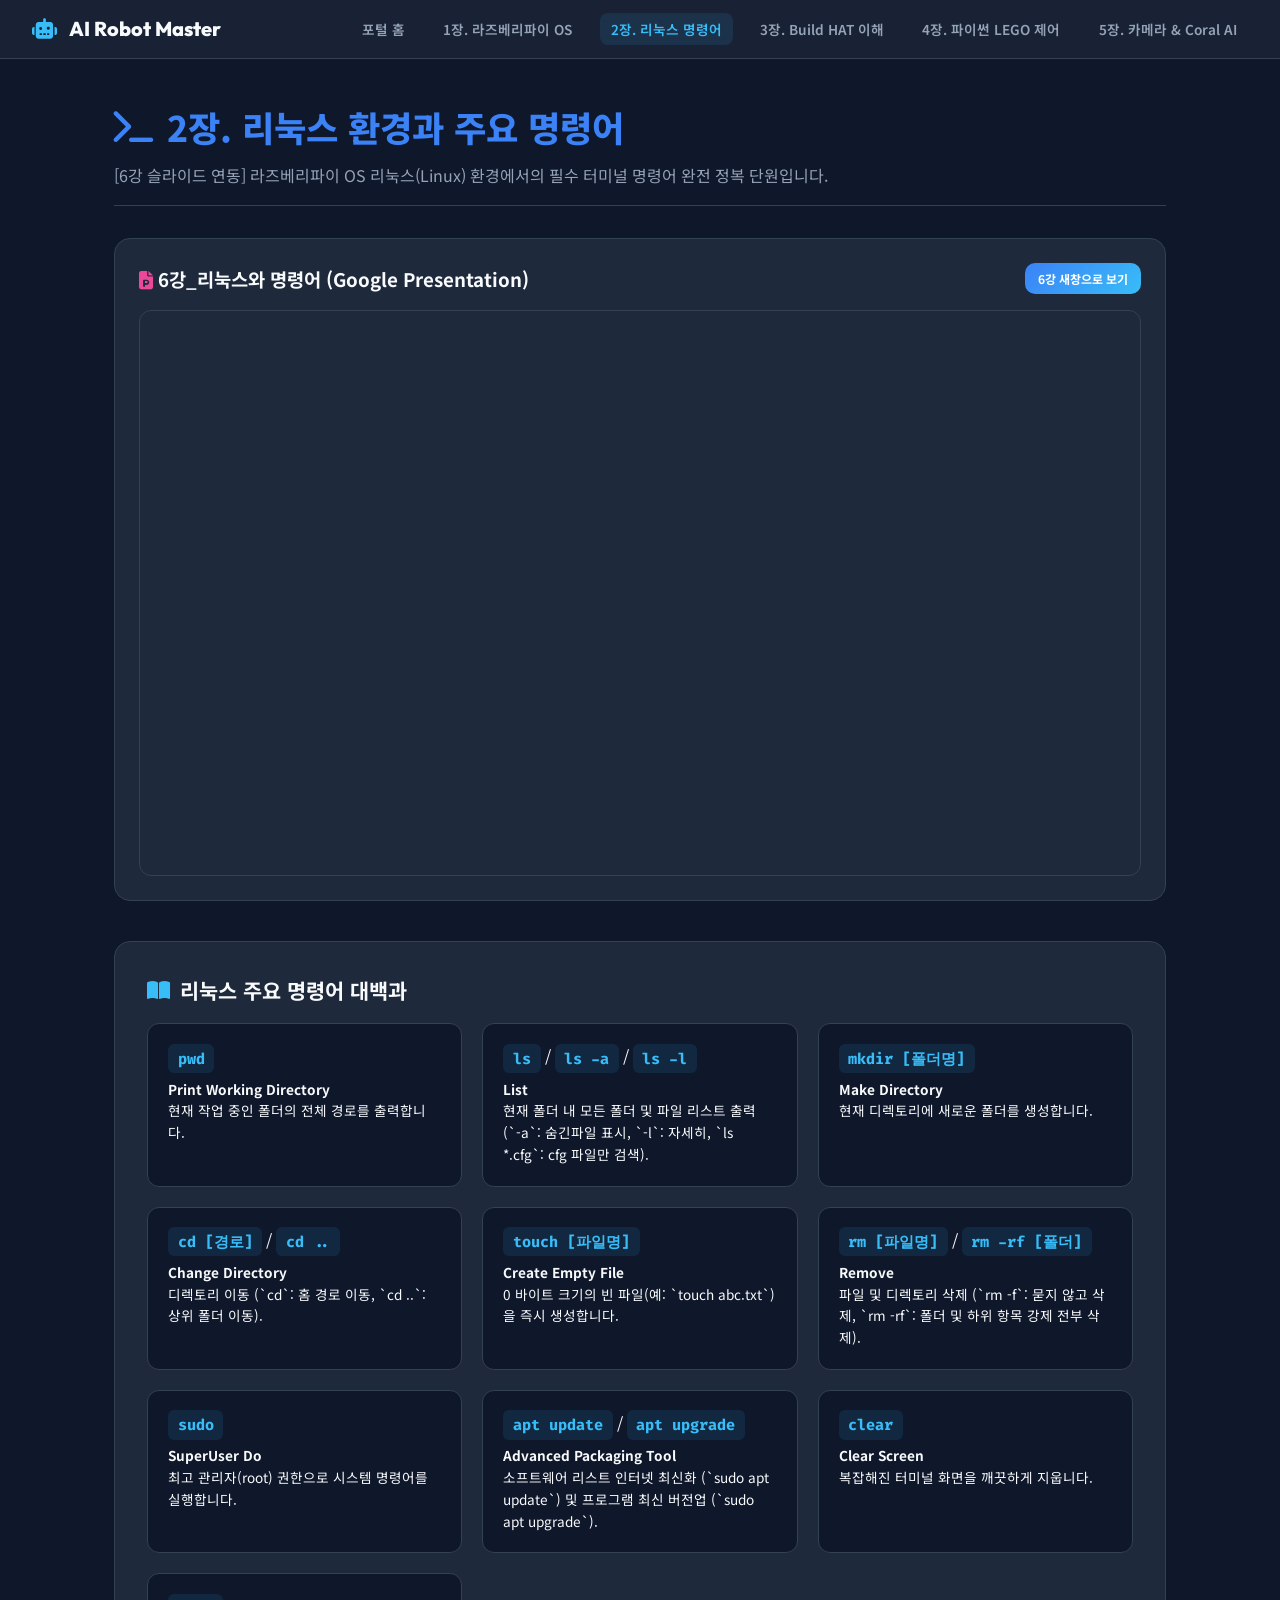
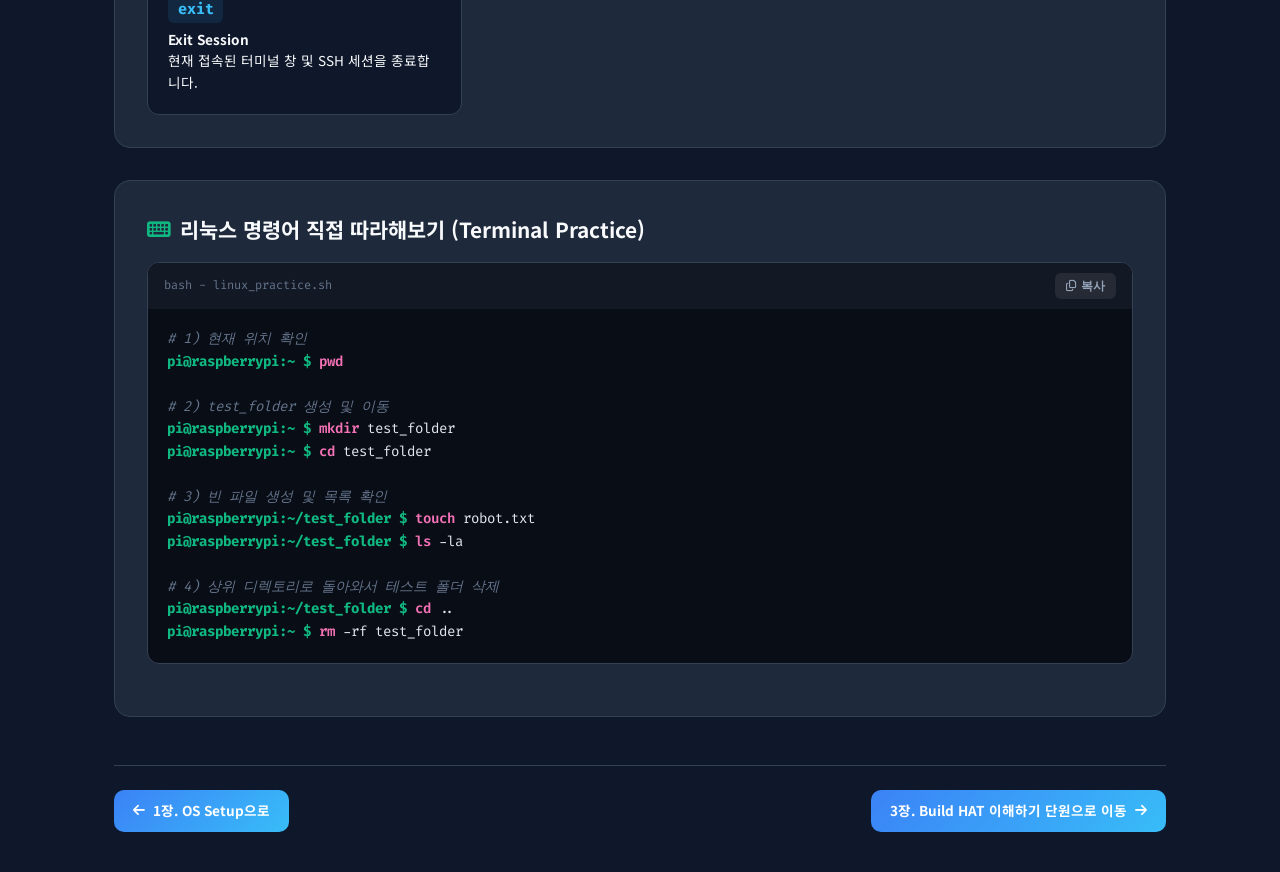
<file: page2_linux_cmd.html>
<!DOCTYPE html>
<html lang="ko">
<head>
  <meta charset="UTF-8">
  <meta name="viewport" content="width=device-width, initial-scale=1.0">
  <title>2장. 리눅스 환경과 주요 명령어 - AI 로봇 마스터</title>
  
  <link rel="preconnect" href="https://fonts.googleapis.com">
  <link rel="preconnect" href="https://fonts.gstatic.com" crossorigin>
  <link href="https://fonts.googleapis.com/css2?family=Noto+Sans+KR:wght@300;400;500;700;900&family=Fira+Code:wght@400;600&family=Outfit:wght@600;800&display=swap" rel="stylesheet">
  <link rel="stylesheet" href="https://cdnjs.cloudflare.com/ajax/libs/font-awesome/6.4.0/css/all.min.css">

  <style>
    :root {
      --bg-primary: #0f172a;
      --bg-secondary: #1e293b;
      --bg-card: #1e293b;
      --bg-terminal: #090d16;
      --text-main: #f8fafc;
      --text-muted: #94a3b8;
      --text-dim: #64748b;
      --accent-cyan: #38bdf8;
      --accent-blue: #3b82f6;
      --accent-purple: #8b5cf6;
      --accent-pink: #ec4899;
      --accent-green: #10b981;
      --border-color: #334155;
      --glass-bg: rgba(30, 41, 59, 0.7);
      --font-sans: 'Noto Sans KR', sans-serif;
      --font-code: 'Fira Code', monospace;
      --font-title: 'Outfit', 'Noto Sans KR', sans-serif;
    }

    [data-theme="light"] {
      --bg-primary: #f8fafc;
      --bg-secondary: #ffffff;
      --bg-card: #ffffff;
      --bg-terminal: #1e293b;
      --text-main: #0f172a;
      --text-muted: #475569;
      --text-dim: #94a3b8;
      --border-color: #e2e8f0;
      --glass-bg: rgba(255, 255, 255, 0.8);
    }

    * { box-sizing: border-box; margin: 0; padding: 0; }
    html { scroll-behavior: smooth; }
    body { font-family: var(--font-sans); background-color: var(--bg-primary); color: var(--text-main); line-height: 1.6; }

    .navbar {
      position: sticky; top: 0; z-index: 1000;
      background-color: var(--glass-bg); backdrop-filter: blur(12px);
      border-bottom: 1px solid var(--border-color); padding: 0.8rem 2rem;
      display: flex; align-items: center; justify-content: space-between;
    }
    .nav-brand {
      display: flex; align-items: center; gap: 0.75rem; text-decoration: none;
      color: var(--text-main); font-family: var(--font-title); font-weight: 800; font-size: 1.25rem;
    }
    .nav-brand i { color: var(--accent-cyan); }
    .nav-links { display: flex; gap: 1rem; list-style: none; flex-wrap: wrap; }
    .nav-link {
      color: var(--text-muted); text-decoration: none; font-size: 0.85rem;
      font-weight: 600; padding: 0.4rem 0.7rem; border-radius: 8px; transition: all 0.2s;
    }
    .nav-link:hover, .nav-link.active { color: var(--accent-cyan); background-color: rgba(56, 189, 248, 0.1); }

    .container { max-width: 1100px; margin: 0 auto; padding: 2.5rem 1.5rem; }

    .page-title-box { margin-bottom: 2rem; padding-bottom: 1rem; border-bottom: 1px solid var(--border-color); }
    .page-title-box h1 { font-size: 2.2rem; font-weight: 800; color: var(--accent-blue); display: flex; align-items: center; gap: 0.8rem; }

    .slides-container {
      background-color: var(--bg-card); border: 1px solid var(--border-color);
      border-radius: 16px; padding: 1.5rem; margin-bottom: 2.5rem;
    }
    .slides-header { display: flex; align-items: center; justify-content: space-between; margin-bottom: 1rem; }
    .iframe-wrapper {
      position: relative; padding-bottom: 56.25%; height: 0; overflow: hidden;
      border-radius: 12px; border: 1px solid var(--border-color);
    }
    .iframe-wrapper iframe { position: absolute; top: 0; left: 0; width: 100%; height: 100%; }

    .card { background-color: var(--bg-card); border: 1px solid var(--border-color); border-radius: 16px; padding: 2rem; margin-bottom: 2rem; }
    .card-title { font-size: 1.3rem; font-weight: 700; margin-bottom: 1rem; display: flex; align-items: center; gap: 0.6rem; color: var(--text-main); }

    .cmd-grid {
      display: grid; grid-template-columns: repeat(auto-fit, minmax(280px, 1fr));
      gap: 1.25rem; margin-top: 1rem;
    }
    .cmd-box {
      background-color: var(--bg-primary); border: 1px solid var(--border-color);
      border-radius: 12px; padding: 1.25rem; transition: transform 0.2s;
    }
    .cmd-box:hover { transform: translateY(-2px); border-color: var(--accent-cyan); }
    .cmd-box code {
      font-family: var(--font-code); color: var(--accent-cyan);
      background-color: rgba(56, 189, 248, 0.1); padding: 0.3rem 0.6rem;
      border-radius: 6px; font-weight: 700; font-size: 0.95rem;
    }

    .terminal-wrapper { background-color: var(--bg-terminal); border-radius: 12px; border: 1px solid var(--border-color); overflow: hidden; margin-bottom: 1.25rem; }
    .terminal-header { background-color: #121824; padding: 0.6rem 1rem; display: flex; align-items: center; justify-content: space-between; }
    .terminal-title { font-family: var(--font-code); font-size: 0.75rem; color: var(--text-dim); }
    .copy-btn { background: rgba(255, 255, 255, 0.08); border: none; color: var(--text-muted); padding: 0.3rem 0.7rem; border-radius: 6px; font-size: 0.75rem; font-weight: 600; cursor: pointer; transition: all 0.2s; }
    .copy-btn:hover { background-color: var(--accent-cyan); color: #0f172a; }
    .terminal-body { padding: 1.2rem; overflow-x: auto; }
    pre { font-family: var(--font-code); font-size: 0.88rem; line-height: 1.6; color: #e2e8f0; margin: 0; }
    .cmd-keyword { color: #f472b6; font-weight: 600; }
    .cmd-comment { color: #64748b; font-style: italic; }
    .cmd-prompt { color: #10b981; margin-right: 0.5rem; font-weight: 700; }

    .btn-action { display: inline-flex; align-items: center; gap: 0.5rem; padding: 0.65rem 1.2rem; border-radius: 10px; font-size: 0.85rem; font-weight: 700; text-decoration: none; transition: all 0.2s; border: none; cursor: pointer; }
    .btn-primary { background: linear-gradient(135deg, var(--accent-blue), var(--accent-cyan)); color: #fff; }

    .page-nav-bottom { display: flex; justify-content: space-between; margin-top: 3rem; padding-top: 1.5rem; border-top: 1px solid var(--border-color); }

    .toast { position: fixed; bottom: 2rem; left: 50%; transform: translateX(-50%) translateY(100px); background-color: var(--accent-green); color: #fff; padding: 0.75rem 1.5rem; border-radius: 30px; font-weight: 700; font-size: 0.9rem; opacity: 0; transition: all 0.3s; }
    .toast.show { transform: translateX(-50%) translateY(0); opacity: 1; }
  </style>
</head>
<body>

  <!-- Navbar -->
  <nav class="navbar">
    <a href="index.html" class="nav-brand"><i class="fa-solid fa-robot"></i> AI Robot Master</a>
    <ul class="nav-links">
      <li><a href="index.html" class="nav-link">포털 홈</a></li>
      <li><a href="page1_os_setup.html" class="nav-link">1장. 라즈베리파이 OS</a></li>
      <li><a href="page2_linux_cmd.html" class="nav-link active">2장. 리눅스 명령어</a></li>
      <li><a href="page3_buildhat_hardware.html" class="nav-link">3장. Build HAT 이해</a></li>
      <li><a href="page4_spike_python.html" class="nav-link">4장. 파이썬 LEGO 제어</a></li>
      <li><a href="page5_vision_coral_ai.html" class="nav-link">5장. 카메라 & Coral AI</a></li>
    </ul>
  </nav>

  <div class="container">

    <div class="page-title-box">
      <h1><i class="fa-solid fa-terminal"></i> 2장. 리눅스 환경과 주요 명령어</h1>
      <p style="color: var(--text-muted); margin-top: 0.5rem;">
        [6강 슬라이드 연동] 라즈베리파이 OS 리눅스(Linux) 환경에서의 필수 터미널 명령어 완전 정복 단원입니다.
      </p>
    </div>

    <!-- Slide Deck Section: 6강 -->
    <section class="slides-container">
      <div class="slides-header">
        <h3><i class="fa-solid fa-file-powerpoint" style="color: var(--accent-pink);"></i> 6강_리눅스와 명령어 (Google Presentation)</h3>
        <a href="https://docs.google.com/presentation/d/1xbNpG6g3PGwWxG9DQB4vDOC8SxVpnsE_MAWeQWCL-3A/edit?usp=sharing" target="_blank" class="btn-action btn-primary" style="font-size:0.75rem; padding: 0.4rem 0.8rem;">
          6강 새창으로 보기
        </a>
      </div>
      <div class="iframe-wrapper">
        <iframe src="https://docs.google.com/presentation/d/1xbNpG6g3PGwWxG9DQB4vDOC8SxVpnsE_MAWeQWCL-3A/embed?start=false&loop=false&delayms=3000" frameborder="0" allowfullscreen="true"></iframe>
      </div>
    </section>

    <!-- Linux Commands Cheatsheet -->
    <article class="card">
      <div class="card-title">
        <i class="fa-solid fa-book-open" style="color: var(--accent-cyan);"></i> 리눅스 주요 명령어 대백과
      </div>

      <div class="cmd-grid">
        <div class="cmd-box">
          <code>pwd</code>
          <p style="font-size:0.85rem; margin-top:0.5rem;">
            <strong>Print Working Directory</strong><br>현재 작업 중인 폴더의 전체 경로를 출력합니다.
          </p>
        </div>

        <div class="cmd-box">
          <code>ls</code> / <code>ls -a</code> / <code>ls -l</code>
          <p style="font-size:0.85rem; margin-top:0.5rem;">
            <strong>List</strong><br>현재 폴더 내 모든 폴더 및 파일 리스트 출력 (`-a`: 숨긴파일 표시, `-l`: 자세히, `ls *.cfg`: cfg 파일만 검색).
          </p>
        </div>

        <div class="cmd-box">
          <code>mkdir [폴더명]</code>
          <p style="font-size:0.85rem; margin-top:0.5rem;">
            <strong>Make Directory</strong><br>현재 디렉토리에 새로운 폴더를 생성합니다.
          </p>
        </div>

        <div class="cmd-box">
          <code>cd [경로]</code> / <code>cd ..</code>
          <p style="font-size:0.85rem; margin-top:0.5rem;">
            <strong>Change Directory</strong><br>디렉토리 이동 (`cd`: 홈 경로 이동, `cd ..`: 상위 폴더 이동).
          </p>
        </div>

        <div class="cmd-box">
          <code>touch [파일명]</code>
          <p style="font-size:0.85rem; margin-top:0.5rem;">
            <strong>Create Empty File</strong><br>0 바이트 크기의 빈 파일(예: `touch abc.txt`)을 즉시 생성합니다.
          </p>
        </div>

        <div class="cmd-box">
          <code>rm [파일명]</code> / <code>rm -rf [폴더]</code>
          <p style="font-size:0.85rem; margin-top:0.5rem;">
            <strong>Remove</strong><br>파일 및 디렉토리 삭제 (`rm -f`: 묻지 않고 삭제, `rm -rf`: 폴더 및 하위 항목 강제 전부 삭제).
          </p>
        </div>

        <div class="cmd-box">
          <code>sudo</code>
          <p style="font-size:0.85rem; margin-top:0.5rem;">
            <strong>SuperUser Do</strong><br>최고 관리자(root) 권한으로 시스템 명령어를 실행합니다.
          </p>
        </div>

        <div class="cmd-box">
          <code>apt update</code> / <code>apt upgrade</code>
          <p style="font-size:0.85rem; margin-top:0.5rem;">
            <strong>Advanced Packaging Tool</strong><br>소프트웨어 리스트 인터넷 최신화 (`sudo apt update`) 및 프로그램 최신 버전업 (`sudo apt upgrade`).
          </p>
        </div>

        <div class="cmd-box">
          <code>clear</code>
          <p style="font-size:0.85rem; margin-top:0.5rem;">
            <strong>Clear Screen</strong><br>복잡해진 터미널 화면을 깨끗하게 지웁니다.
          </p>
        </div>

        <div class="cmd-box">
          <code>exit</code>
          <p style="font-size:0.85rem; margin-top:0.5rem;">
            <strong>Exit Session</strong><br>현재 접속된 터미널 창 및 SSH 세션을 종료합니다.
          </p>
        </div>
      </div>
    </article>

    <!-- Terminal Command Practice -->
    <article class="card">
      <div class="card-title">
        <i class="fa-solid fa-keyboard" style="color: var(--accent-green);"></i> 리눅스 명령어 직접 따라해보기 (Terminal Practice)
      </div>

      <div class="terminal-wrapper">
        <div class="terminal-header">
          <span class="terminal-title">bash - linux_practice.sh</span>
          <button class="copy-btn" onclick="copyCode(this)"><i class="fa-regular fa-copy"></i> 복사</button>
        </div>
        <div class="terminal-body">
          <pre><span class="cmd-comment"># 1) 현재 위치 확인</span>
<span class="cmd-prompt">pi@raspberrypi:~ $</span><span class="cmd-keyword">pwd</span>

<span class="cmd-comment"># 2) test_folder 생성 및 이동</span>
<span class="cmd-prompt">pi@raspberrypi:~ $</span><span class="cmd-keyword">mkdir</span> test_folder
<span class="cmd-prompt">pi@raspberrypi:~ $</span><span class="cmd-keyword">cd</span> test_folder

<span class="cmd-comment"># 3) 빈 파일 생성 및 목록 확인</span>
<span class="cmd-prompt">pi@raspberrypi:~/test_folder $</span><span class="cmd-keyword">touch</span> robot.txt
<span class="cmd-prompt">pi@raspberrypi:~/test_folder $</span><span class="cmd-keyword">ls</span> -la

<span class="cmd-comment"># 4) 상위 디렉토리로 돌아와서 테스트 폴더 삭제</span>
<span class="cmd-prompt">pi@raspberrypi:~/test_folder $</span><span class="cmd-keyword">cd</span> ..
<span class="cmd-prompt">pi@raspberrypi:~ $</span><span class="cmd-keyword">rm</span> -rf test_folder</pre>
        </div>
      </div>
    </article>

    <!-- Bottom Nav -->
    <div class="page-nav-bottom">
      <a href="page1_os_setup.html" class="btn-action btn-primary"><i class="fa-solid fa-arrow-left"></i> 1장. OS Setup으로</a>
      <a href="page3_buildhat_hardware.html" class="btn-action btn-primary">3장. Build HAT 이해하기 단원으로 이동 <i class="fa-solid fa-arrow-right"></i></a>
    </div>

  </div>

  <div class="toast" id="toast"><i class="fa-solid fa-circle-check"></i> 명령어가 클립보드에 복사되었습니다!</div>

  <script>
    function copyCode(btn) {
      const pre = btn.closest('.terminal-wrapper').querySelector('pre');
      let text = pre.innerText.replace(/pi@raspberrypi:[^$]*\$\s*/g, '');
      navigator.clipboard.writeText(text).then(() => {
        const toast = document.getElementById('toast');
        toast.classList.add('show');
        setTimeout(() => toast.classList.remove('show'), 2500);
      });
    }
  </script>
</body>
</html>
</file>
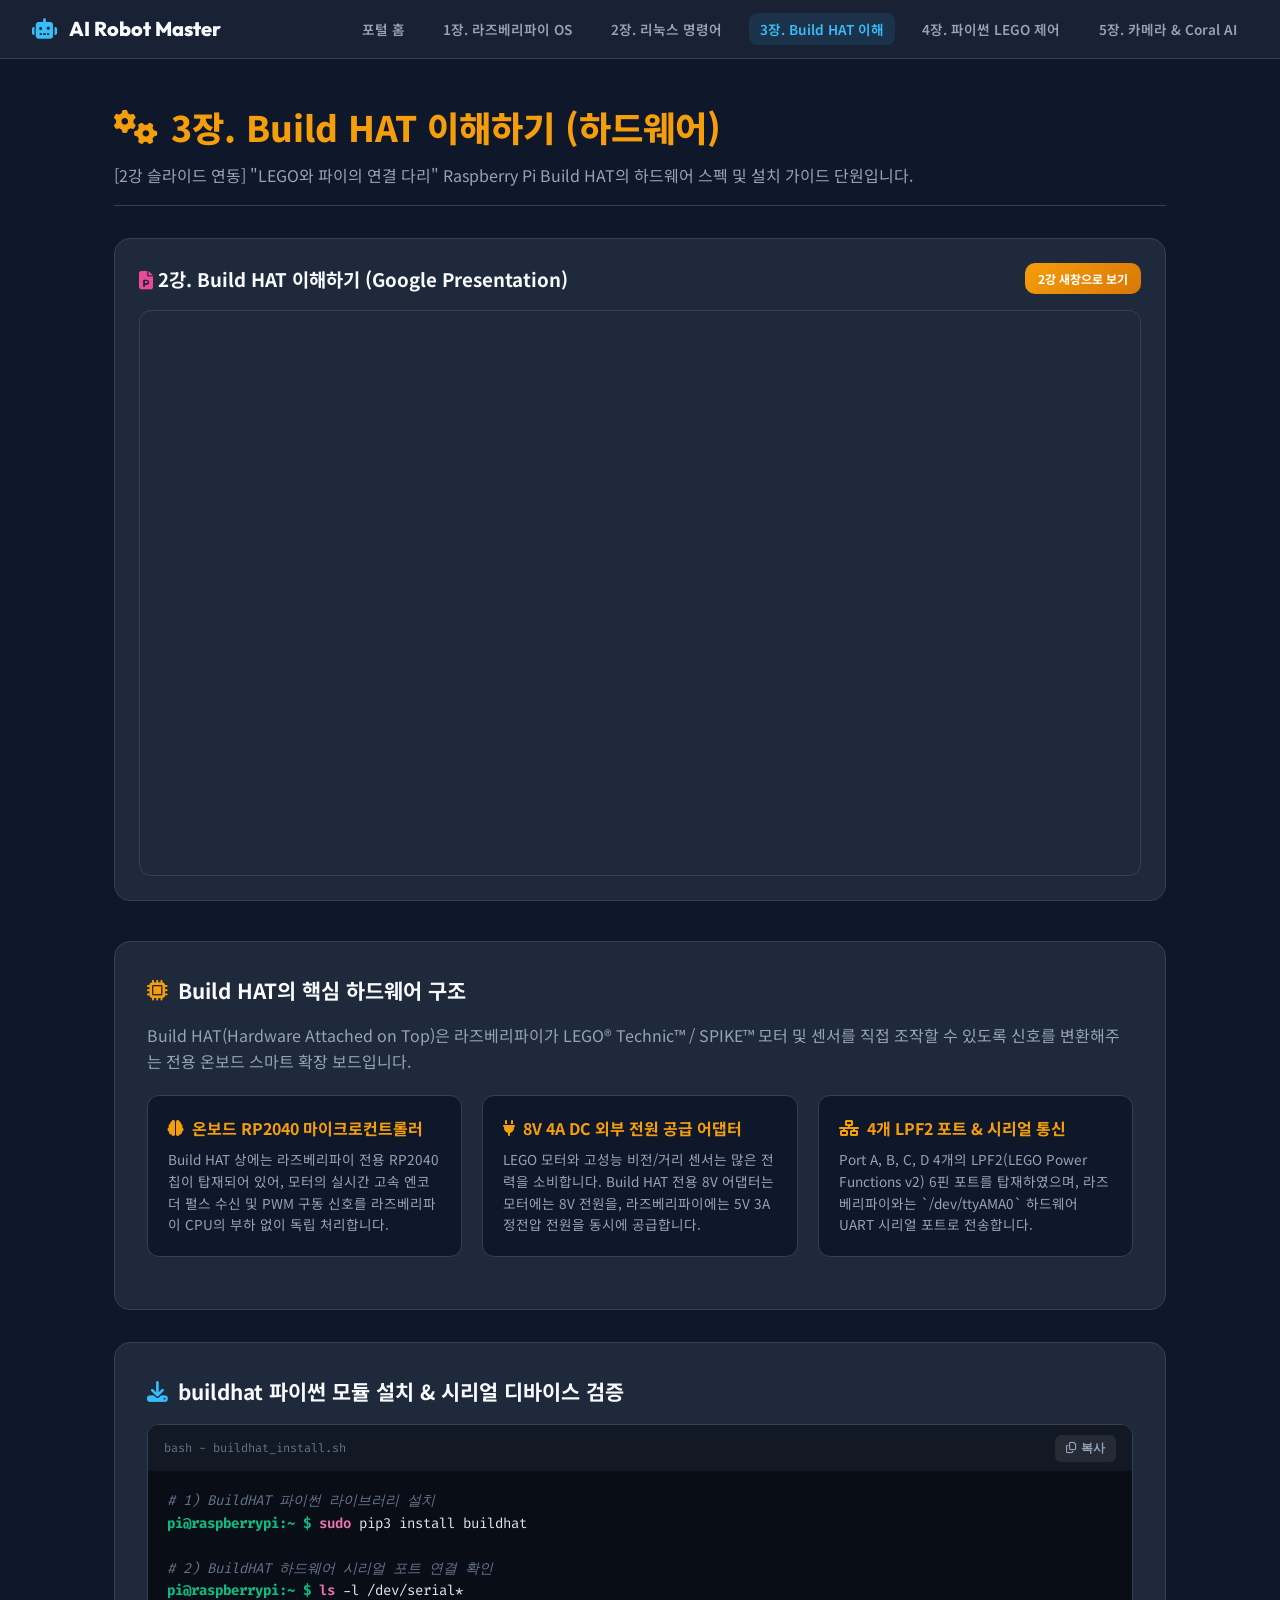
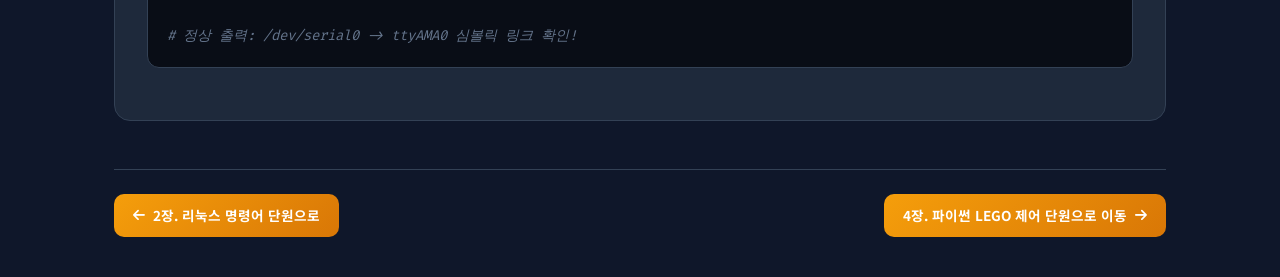
<file: page3_buildhat_hardware.html>
<!DOCTYPE html>
<html lang="ko">
<head>
  <meta charset="UTF-8">
  <meta name="viewport" content="width=device-width, initial-scale=1.0">
  <title>3장. Build HAT 이해하기 (하드웨어) - AI 로봇 마스터</title>
  
  <link rel="preconnect" href="https://fonts.googleapis.com">
  <link rel="preconnect" href="https://fonts.gstatic.com" crossorigin>
  <link href="https://fonts.googleapis.com/css2?family=Noto+Sans+KR:wght@300;400;500;700;900&family=Fira+Code:wght@400;600&family=Outfit:wght@600;800&display=swap" rel="stylesheet">
  <link rel="stylesheet" href="https://cdnjs.cloudflare.com/ajax/libs/font-awesome/6.4.0/css/all.min.css">

  <style>
    :root {
      --bg-primary: #0f172a;
      --bg-secondary: #1e293b;
      --bg-card: #1e293b;
      --bg-terminal: #090d16;
      --text-main: #f8fafc;
      --text-muted: #94a3b8;
      --text-dim: #64748b;
      --accent-cyan: #38bdf8;
      --accent-blue: #3b82f6;
      --accent-purple: #8b5cf6;
      --accent-pink: #ec4899;
      --accent-green: #10b981;
      --accent-amber: #f59e0b;
      --border-color: #334155;
      --glass-bg: rgba(30, 41, 59, 0.7);
      --font-sans: 'Noto Sans KR', sans-serif;
      --font-code: 'Fira Code', monospace;
      --font-title: 'Outfit', 'Noto Sans KR', sans-serif;
    }

    [data-theme="light"] {
      --bg-primary: #f8fafc;
      --bg-secondary: #ffffff;
      --bg-card: #ffffff;
      --bg-terminal: #1e293b;
      --text-main: #0f172a;
      --text-muted: #475569;
      --text-dim: #94a3b8;
      --border-color: #e2e8f0;
      --glass-bg: rgba(255, 255, 255, 0.8);
    }

    * { box-sizing: border-box; margin: 0; padding: 0; }
    html { scroll-behavior: smooth; }
    body { font-family: var(--font-sans); background-color: var(--bg-primary); color: var(--text-main); line-height: 1.6; }

    .navbar {
      position: sticky; top: 0; z-index: 1000;
      background-color: var(--glass-bg); backdrop-filter: blur(12px);
      border-bottom: 1px solid var(--border-color); padding: 0.8rem 2rem;
      display: flex; align-items: center; justify-content: space-between;
    }
    .nav-brand {
      display: flex; align-items: center; gap: 0.75rem; text-decoration: none;
      color: var(--text-main); font-family: var(--font-title); font-weight: 800; font-size: 1.25rem;
    }
    .nav-brand i { color: var(--accent-cyan); }
    .nav-links { display: flex; gap: 1rem; list-style: none; flex-wrap: wrap; }
    .nav-link {
      color: var(--text-muted); text-decoration: none; font-size: 0.85rem;
      font-weight: 600; padding: 0.4rem 0.7rem; border-radius: 8px; transition: all 0.2s;
    }
    .nav-link:hover, .nav-link.active { color: var(--accent-cyan); background-color: rgba(56, 189, 248, 0.1); }

    .container { max-width: 1100px; margin: 0 auto; padding: 2.5rem 1.5rem; }

    .page-title-box { margin-bottom: 2rem; padding-bottom: 1rem; border-bottom: 1px solid var(--border-color); }
    .page-title-box h1 { font-size: 2.2rem; font-weight: 800; color: var(--accent-amber); display: flex; align-items: center; gap: 0.8rem; }

    .slides-container {
      background-color: var(--bg-card); border: 1px solid var(--border-color);
      border-radius: 16px; padding: 1.5rem; margin-bottom: 2.5rem;
    }
    .slides-header { display: flex; align-items: center; justify-content: space-between; margin-bottom: 1rem; }
    .iframe-wrapper {
      position: relative; padding-bottom: 56.25%; height: 0; overflow: hidden;
      border-radius: 12px; border: 1px solid var(--border-color);
    }
    .iframe-wrapper iframe { position: absolute; top: 0; left: 0; width: 100%; height: 100%; }

    .card { background-color: var(--bg-card); border: 1px solid var(--border-color); border-radius: 16px; padding: 2rem; margin-bottom: 2rem; }
    .card-title { font-size: 1.3rem; font-weight: 700; margin-bottom: 1rem; display: flex; align-items: center; gap: 0.6rem; color: var(--text-main); }

    .theory-grid {
      display: grid; grid-template-columns: repeat(auto-fit, minmax(250px, 1fr));
      gap: 1.25rem; margin: 1.25rem 0;
    }
    .theory-box {
      background-color: var(--bg-primary); border: 1px solid var(--border-color);
      border-radius: 12px; padding: 1.25rem;
    }
    .theory-box h4 {
      color: var(--accent-amber); font-size: 1rem; margin-bottom: 0.5rem;
      display: flex; align-items: center; gap: 0.5rem;
    }

    .terminal-wrapper { background-color: var(--bg-terminal); border-radius: 12px; border: 1px solid var(--border-color); overflow: hidden; margin-bottom: 1.25rem; }
    .terminal-header { background-color: #121824; padding: 0.6rem 1rem; display: flex; align-items: center; justify-content: space-between; }
    .terminal-title { font-family: var(--font-code); font-size: 0.75rem; color: var(--text-dim); }
    .copy-btn { background: rgba(255, 255, 255, 0.08); border: none; color: var(--text-muted); padding: 0.3rem 0.7rem; border-radius: 6px; font-size: 0.75rem; font-weight: 600; cursor: pointer; transition: all 0.2s; }
    .copy-btn:hover { background-color: var(--accent-amber); color: #0f172a; }
    .terminal-body { padding: 1.2rem; overflow-x: auto; }
    pre { font-family: var(--font-code); font-size: 0.88rem; line-height: 1.6; color: #e2e8f0; margin: 0; }
    .cmd-keyword { color: #f472b6; font-weight: 600; }
    .cmd-comment { color: #64748b; font-style: italic; }
    .cmd-prompt { color: #10b981; margin-right: 0.5rem; font-weight: 700; }

    .btn-action { display: inline-flex; align-items: center; gap: 0.5rem; padding: 0.65rem 1.2rem; border-radius: 10px; font-size: 0.85rem; font-weight: 700; text-decoration: none; transition: all 0.2s; border: none; cursor: pointer; }
    .btn-primary { background: linear-gradient(135deg, var(--accent-amber), #d97706); color: #fff; }

    .page-nav-bottom { display: flex; justify-content: space-between; margin-top: 3rem; padding-top: 1.5rem; border-top: 1px solid var(--border-color); }

    .toast { position: fixed; bottom: 2rem; left: 50%; transform: translateX(-50%) translateY(100px); background-color: var(--accent-green); color: #fff; padding: 0.75rem 1.5rem; border-radius: 30px; font-weight: 700; font-size: 0.9rem; opacity: 0; transition: all 0.3s; }
    .toast.show { transform: translateX(-50%) translateY(0); opacity: 1; }
  </style>
</head>
<body>

  <!-- Navbar -->
  <nav class="navbar">
    <a href="index.html" class="nav-brand"><i class="fa-solid fa-robot"></i> AI Robot Master</a>
    <ul class="nav-links">
      <li><a href="index.html" class="nav-link">포털 홈</a></li>
      <li><a href="page1_os_setup.html" class="nav-link">1장. 라즈베리파이 OS</a></li>
      <li><a href="page2_linux_cmd.html" class="nav-link">2장. 리눅스 명령어</a></li>
      <li><a href="page3_buildhat_hardware.html" class="nav-link active">3장. Build HAT 이해</a></li>
      <li><a href="page4_spike_python.html" class="nav-link">4장. 파이썬 LEGO 제어</a></li>
      <li><a href="page5_vision_coral_ai.html" class="nav-link">5장. 카메라 & Coral AI</a></li>
    </ul>
  </nav>

  <div class="container">

    <div class="page-title-box">
      <h1><i class="fa-solid fa-gears"></i> 3장. Build HAT 이해하기 (하드웨어)</h1>
      <p style="color: var(--text-muted); margin-top: 0.5rem;">
        [2강 슬라이드 연동] "LEGO와 파이의 연결 다리" Raspberry Pi Build HAT의 하드웨어 스펙 및 설치 가이드 단원입니다.
      </p>
    </div>

    <!-- Slide Deck Section: 2강 -->
    <section class="slides-container">
      <div class="slides-header">
        <h3><i class="fa-solid fa-file-powerpoint" style="color: var(--accent-pink);"></i> 2강. Build HAT 이해하기 (Google Presentation)</h3>
        <a href="https://docs.google.com/presentation/d/1Yo63sBzCtwQS7PWUbFuSCd8AQ4szEzj_PRZxEKgD7aM/edit?usp=sharing" target="_blank" class="btn-action btn-primary" style="font-size:0.75rem; padding: 0.4rem 0.8rem;">
          2강 새창으로 보기
        </a>
      </div>
      <div class="iframe-wrapper">
        <iframe src="https://docs.google.com/presentation/d/1Yo63sBzCtwQS7PWUbFuSCd8AQ4szEzj_PRZxEKgD7aM/embed?start=false&loop=false&delayms=3000" frameborder="0" allowfullscreen="true"></iframe>
      </div>
    </section>

    <!-- BuildHAT Tech Deep Dive -->
    <article class="card">
      <div class="card-title">
        <i class="fa-solid fa-microchip" style="color: var(--accent-amber);"></i> Build HAT의 핵심 하드웨어 구조
      </div>
      <p style="color: var(--text-muted);">
        Build HAT(Hardware Attached on Top)은 라즈베리파이가 LEGO® Technic™ / SPIKE™ 모터 및 센서를 직접 조작할 수 있도록 신호를 변환해주는 전용 온보드 스마트 확장 보드입니다.
      </p>

      <div class="theory-grid">
        <div class="theory-box">
          <h4><i class="fa-solid fa-brain"></i> 온보드 RP2040 마이크로컨트롤러</h4>
          <p style="font-size:0.85rem; color:var(--text-muted);">
            Build HAT 상에는 라즈베리파이 전용 RP2040 칩이 탑재되어 있어, 모터의 실시간 고속 엔코더 펄스 수신 및 PWM 구동 신호를 라즈베리파이 CPU의 부하 없이 독립 처리합니다.
          </p>
        </div>

        <div class="theory-box">
          <h4><i class="fa-solid fa-plug"></i> 8V 4A DC 외부 전원 공급 어댑터</h4>
          <p style="font-size:0.85rem; color:var(--text-muted);">
            LEGO 모터와 고성능 비전/거리 센서는 많은 전력을 소비합니다. Build HAT 전용 8V 어댑터는 모터에는 8V 전원을, 라즈베리파이에는 5V 3A 정전압 전원을 동시에 공급합니다.
          </p>
        </div>

        <div class="theory-box">
          <h4><i class="fa-solid fa-network-wired"></i> 4개 LPF2 포트 & 시리얼 통신</h4>
          <p style="font-size:0.85rem; color:var(--text-muted);">
            Port A, B, C, D 4개의 LPF2(LEGO Power Functions v2) 6핀 포트를 탑재하였으며, 라즈베리파이와는 `/dev/ttyAMA0` 하드웨어 UART 시리얼 포트로 전송합니다.
          </p>
        </div>
      </div>
    </article>

    <!-- Installation & Device Check -->
    <article class="card">
      <div class="card-title">
        <i class="fa-solid fa-download" style="color: var(--accent-cyan);"></i> buildhat 파이썬 모듈 설치 & 시리얼 디바이스 검증
      </div>

      <div class="terminal-wrapper">
        <div class="terminal-header">
          <span class="terminal-title">bash - buildhat_install.sh</span>
          <button class="copy-btn" onclick="copyCode(this)"><i class="fa-regular fa-copy"></i> 복사</button>
        </div>
        <div class="terminal-body">
          <pre><span class="cmd-comment"># 1) BuildHAT 파이썬 라이브러리 설치</span>
<span class="cmd-prompt">pi@raspberrypi:~ $</span><span class="cmd-keyword">sudo</span> pip3 install buildhat

<span class="cmd-comment"># 2) BuildHAT 하드웨어 시리얼 포트 연결 확인</span>
<span class="cmd-prompt">pi@raspberrypi:~ $</span><span class="cmd-keyword">ls</span> -l /dev/serial*

<span class="cmd-comment"># 정상 출력: /dev/serial0 -> ttyAMA0 심볼릭 링크 확인!</span></pre>
        </div>
      </div>
    </article>

    <!-- Bottom Nav -->
    <div class="page-nav-bottom">
      <a href="page2_linux_cmd.html" class="btn-action btn-primary"><i class="fa-solid fa-arrow-left"></i> 2장. 리눅스 명령어 단원으로</a>
      <a href="page4_spike_python.html" class="btn-action btn-primary">4장. 파이썬 LEGO 제어 단원으로 이동 <i class="fa-solid fa-arrow-right"></i></a>
    </div>

  </div>

  <div class="toast" id="toast"><i class="fa-solid fa-circle-check"></i> 명령어가 클립보드에 복사되었습니다!</div>

  <script>
    function copyCode(btn) {
      const pre = btn.closest('.terminal-wrapper').querySelector('pre');
      let text = pre.innerText.replace(/pi@raspberrypi:[^$]*\$\s*/g, '');
      navigator.clipboard.writeText(text).then(() => {
        const toast = document.getElementById('toast');
        toast.classList.add('show');
        setTimeout(() => toast.classList.remove('show'), 2500);
      });
    }
  </script>
</body>
</html>
</file>
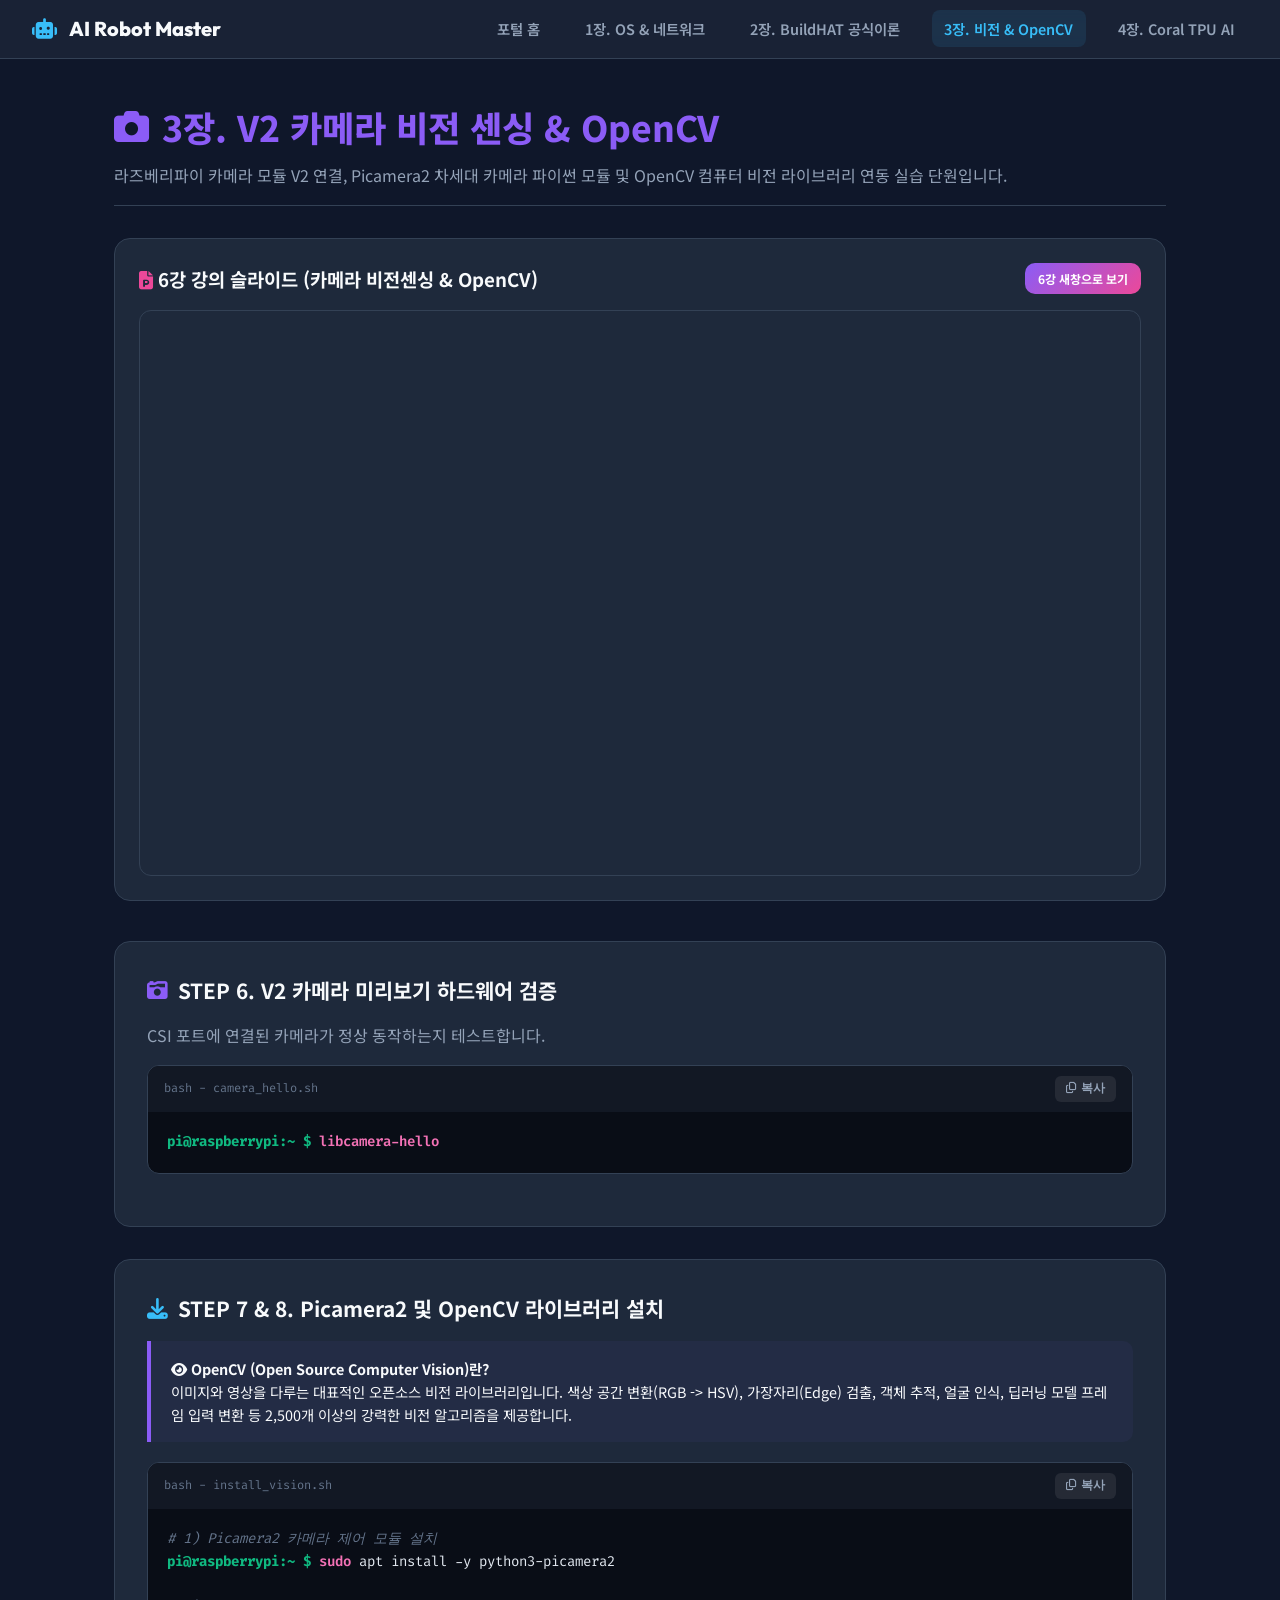
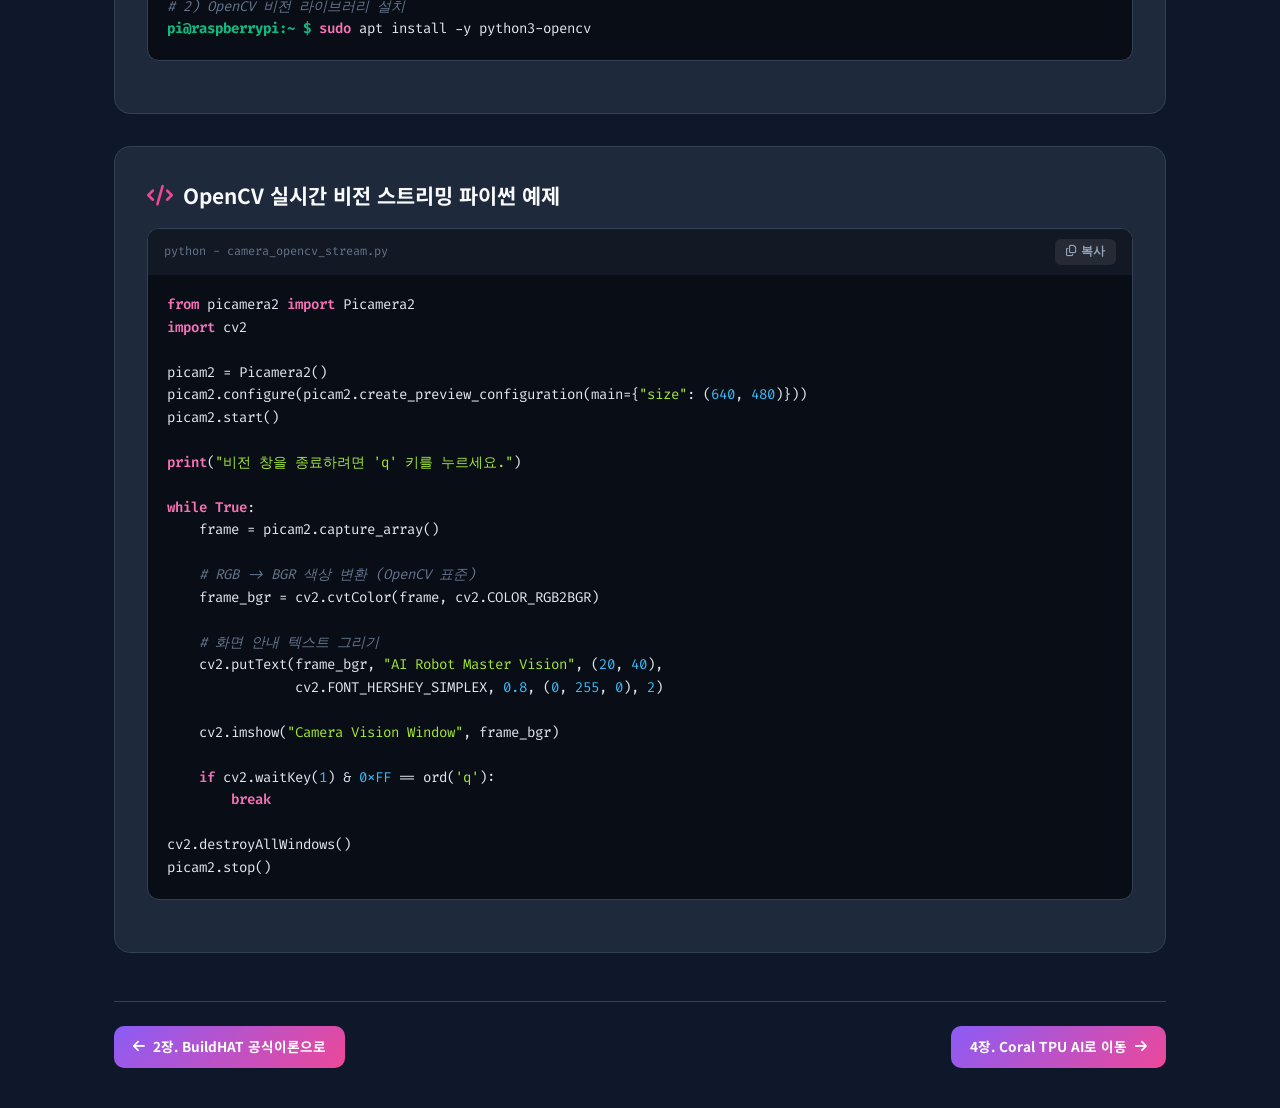
<file: page3_vision_opencv.html>
<!DOCTYPE html>
<html lang="ko">
<head>
  <meta charset="UTF-8">
  <meta name="viewport" content="width=device-width, initial-scale=1.0">
  <title>3장. V2 카메라 비전 센싱 & OpenCV - AI 로봇 마스터</title>
  
  <link rel="preconnect" href="https://fonts.googleapis.com">
  <link rel="preconnect" href="https://fonts.gstatic.com" crossorigin>
  <link href="https://fonts.googleapis.com/css2?family=Noto+Sans+KR:wght@300;400;500;700;900&family=Fira+Code:wght@400;600&family=Outfit:wght@600;800&display=swap" rel="stylesheet">
  <link rel="stylesheet" href="https://cdnjs.cloudflare.com/ajax/libs/font-awesome/6.4.0/css/all.min.css">

  <style>
    :root {
      --bg-primary: #0f172a;
      --bg-secondary: #1e293b;
      --bg-card: #1e293b;
      --bg-terminal: #090d16;
      --text-main: #f8fafc;
      --text-muted: #94a3b8;
      --text-dim: #64748b;
      --accent-cyan: #38bdf8;
      --accent-blue: #3b82f6;
      --accent-purple: #8b5cf6;
      --accent-pink: #ec4899;
      --accent-green: #10b981;
      --accent-amber: #f59e0b;
      --border-color: #334155;
      --glass-bg: rgba(30, 41, 59, 0.7);
      --font-sans: 'Noto Sans KR', sans-serif;
      --font-code: 'Fira Code', monospace;
      --font-title: 'Outfit', 'Noto Sans KR', sans-serif;
    }

    [data-theme="light"] {
      --bg-primary: #f8fafc;
      --bg-secondary: #ffffff;
      --bg-card: #ffffff;
      --bg-terminal: #1e293b;
      --text-main: #0f172a;
      --text-muted: #475569;
      --text-dim: #94a3b8;
      --border-color: #e2e8f0;
      --glass-bg: rgba(255, 255, 255, 0.8);
    }

    * { box-sizing: border-box; margin: 0; padding: 0; }
    html { scroll-behavior: smooth; }
    body {
      font-family: var(--font-sans);
      background-color: var(--bg-primary);
      color: var(--text-main);
      line-height: 1.6;
    }

    /* Navbar */
    .navbar {
      position: sticky; top: 0; z-index: 1000;
      background-color: var(--glass-bg);
      backdrop-filter: blur(12px);
      border-bottom: 1px solid var(--border-color);
      padding: 0.8rem 2rem;
      display: flex; align-items: center; justify-content: space-between;
    }
    .nav-brand {
      display: flex; align-items: center; gap: 0.75rem;
      text-decoration: none; color: var(--text-main);
      font-family: var(--font-title); font-weight: 800; font-size: 1.25rem;
    }
    .nav-brand i { color: var(--accent-cyan); }
    .nav-links { display: flex; gap: 1.2rem; list-style: none; }
    .nav-link {
      color: var(--text-muted); text-decoration: none;
      font-size: 0.9rem; font-weight: 600; padding: 0.5rem 0.8rem;
      border-radius: 8px; transition: all 0.2s;
    }
    .nav-link:hover, .nav-link.active {
      color: var(--accent-cyan); background-color: rgba(56, 189, 248, 0.1);
    }

    .container { max-width: 1100px; margin: 0 auto; padding: 2.5rem 1.5rem; }

    .page-title-box {
      margin-bottom: 2rem; padding-bottom: 1rem;
      border-bottom: 1px solid var(--border-color);
    }
    .page-title-box h1 {
      font-size: 2.2rem; font-weight: 800; color: var(--accent-purple);
      display: flex; align-items: center; gap: 0.8rem;
    }

    /* Slide Deck Container */
    .slides-container {
      background-color: var(--bg-card);
      border: 1px solid var(--border-color);
      border-radius: 16px; padding: 1.5rem; margin-bottom: 2.5rem;
    }
    .slides-header {
      display: flex; align-items: center; justify-content: space-between; margin-bottom: 1rem;
    }
    .iframe-wrapper {
      position: relative; padding-bottom: 56.25%; height: 0; overflow: hidden;
      border-radius: 12px; border: 1px solid var(--border-color);
    }
    .iframe-wrapper iframe { position: absolute; top: 0; left: 0; width: 100%; height: 100%; }

    /* Cards */
    .card {
      background-color: var(--bg-card); border: 1px solid var(--border-color);
      border-radius: 16px; padding: 2rem; margin-bottom: 2rem;
    }
    .card-title {
      font-size: 1.3rem; font-weight: 700; margin-bottom: 1rem;
      display: flex; align-items: center; gap: 0.6rem; color: var(--text-main);
    }

    .explanation-box {
      background-color: rgba(139, 92, 246, 0.05);
      border-left: 4px solid var(--accent-purple);
      padding: 1rem 1.25rem; border-radius: 0 10px 10px 0; margin-bottom: 1.25rem;
      font-size: 0.9rem;
    }

    /* Terminal Code Block */
    .terminal-wrapper {
      background-color: var(--bg-terminal); border-radius: 12px;
      border: 1px solid var(--border-color); overflow: hidden; margin-bottom: 1.25rem;
    }
    .terminal-header {
      background-color: #121824; padding: 0.6rem 1rem;
      display: flex; align-items: center; justify-content: space-between;
    }
    .terminal-title { font-family: var(--font-code); font-size: 0.75rem; color: var(--text-dim); }
    .copy-btn {
      background: rgba(255, 255, 255, 0.08); border: none; color: var(--text-muted);
      padding: 0.3rem 0.7rem; border-radius: 6px; font-size: 0.75rem; font-weight: 600;
      cursor: pointer; transition: all 0.2s;
    }
    .copy-btn:hover { background-color: var(--accent-purple); color: #fff; }
    .terminal-body { padding: 1.2rem; overflow-x: auto; }
    pre { font-family: var(--font-code); font-size: 0.88rem; line-height: 1.6; color: #e2e8f0; margin: 0; }
    .cmd-keyword { color: #f472b6; font-weight: 600; }
    .cmd-string { color: #a3e635; }
    .cmd-arg { color: #38bdf8; }
    .cmd-comment { color: #64748b; font-style: italic; }
    .cmd-prompt { color: #10b981; margin-right: 0.5rem; font-weight: 700; }

    .btn-action {
      display: inline-flex; align-items: center; gap: 0.5rem;
      padding: 0.65rem 1.2rem; border-radius: 10px; font-size: 0.85rem; font-weight: 700;
      text-decoration: none; transition: all 0.2s; border: none; cursor: pointer;
    }
    .btn-primary { background: linear-gradient(135deg, var(--accent-purple), var(--accent-pink)); color: #fff; }

    .page-nav-bottom {
      display: flex; justify-content: space-between; margin-top: 3rem;
      padding-top: 1.5rem; border-top: 1px solid var(--border-color);
    }

    .toast {
      position: fixed; bottom: 2rem; left: 50%; transform: translateX(-50%) translateY(100px);
      background-color: var(--accent-green); color: #fff; padding: 0.75rem 1.5rem;
      border-radius: 30px; font-weight: 700; font-size: 0.9rem; opacity: 0; transition: all 0.3s;
    }
    .toast.show { transform: translateX(-50%) translateY(0); opacity: 1; }
  </style>
</head>
<body>

  <!-- Navbar -->
  <nav class="navbar">
    <a href="index.html" class="nav-brand"><i class="fa-solid fa-robot"></i> AI Robot Master</a>
    <ul class="nav-links">
      <li><a href="index.html" class="nav-link">포털 홈</a></li>
      <li><a href="page1_os_setup.html" class="nav-link">1장. OS & 네트워크</a></li>
      <li><a href="page2_buildhat_theory.html" class="nav-link">2장. BuildHAT 공식이론</a></li>
      <li><a href="page3_vision_opencv.html" class="nav-link active">3장. 비전 & OpenCV</a></li>
      <li><a href="page4_coral_tpu.html" class="nav-link">4장. Coral TPU AI</a></li>
    </ul>
  </nav>

  <div class="container">

    <div class="page-title-box">
      <h1><i class="fa-solid fa-camera"></i> 3장. V2 카메라 비전 센싱 & OpenCV</h1>
      <p style="color: var(--text-muted); margin-top: 0.5rem;">
        라즈베리파이 카메라 모듈 V2 연결, Picamera2 차세대 카메라 파이썬 모듈 및 OpenCV 컴퓨터 비전 라이브러리 연동 실습 단원입니다.
      </p>
    </div>

    <!-- Slide Deck Section: 6강 -->
    <section class="slides-container">
      <div class="slides-header">
        <h3><i class="fa-solid fa-file-powerpoint" style="color: var(--accent-pink);"></i> 6강 강의 슬라이드 (카메라 비전센싱 & OpenCV)</h3>
        <a href="https://docs.google.com/presentation/d/1xbNpG6g3PGwWxG9DQB4vDOC8SxVpnsE_MAWeQWCL-3A/edit?usp=sharing" target="_blank" class="btn-action btn-primary" style="font-size:0.75rem; padding: 0.4rem 0.8rem;">
          6강 새창으로 보기
        </a>
      </div>
      <div class="iframe-wrapper">
        <iframe src="https://docs.google.com/presentation/d/1xbNpG6g3PGwWxG9DQB4vDOC8SxVpnsE_MAWeQWCL-3A/embed?start=false&loop=false&delayms=3000" frameborder="0" allowfullscreen="true"></iframe>
      </div>
    </section>

    <!-- Camera Hardware Test -->
    <article class="card">
      <div class="card-title">
        <i class="fa-solid fa-camera-retro" style="color: var(--accent-purple);"></i> STEP 6. V2 카메라 미리보기 하드웨어 검증
      </div>
      <p style="color: var(--text-muted); margin-bottom: 1rem;">
        CSI 포트에 연결된 카메라가 정상 동작하는지 테스트합니다.
      </p>
      <div class="terminal-wrapper">
        <div class="terminal-header">
          <span class="terminal-title">bash - camera_hello.sh</span>
          <button class="copy-btn" onclick="copyCode(this)"><i class="fa-regular fa-copy"></i> 복사</button>
        </div>
        <div class="terminal-body">
          <pre><span class="cmd-prompt">pi@raspberrypi:~ $</span><span class="cmd-keyword">libcamera-hello</span></pre>
        </div>
      </div>
    </article>

    <!-- Picamera2 & OpenCV Installation -->
    <article class="card">
      <div class="card-title">
        <i class="fa-solid fa-download" style="color: var(--accent-cyan);"></i> STEP 7 & 8. Picamera2 및 OpenCV 라이브러리 설치
      </div>
      
      <div class="explanation-box">
        <p><strong><i class="fa-solid fa-eye"></i> OpenCV (Open Source Computer Vision)란?</strong></p>
        <p>이미지와 영상을 다루는 대표적인 오픈소스 비전 라이브러리입니다. 색상 공간 변환(RGB -> HSV), 가장자리(Edge) 검출, 객체 추적, 얼굴 인식, 딥러닝 모델 프레임 입력 변환 등 2,500개 이상의 강력한 비전 알고리즘을 제공합니다.</p>
      </div>

      <div class="terminal-wrapper">
        <div class="terminal-header">
          <span class="terminal-title">bash - install_vision.sh</span>
          <button class="copy-btn" onclick="copyCode(this)"><i class="fa-regular fa-copy"></i> 복사</button>
        </div>
        <div class="terminal-body">
          <pre><span class="cmd-comment"># 1) Picamera2 카메라 제어 모듈 설치</span>
<span class="cmd-prompt">pi@raspberrypi:~ $</span><span class="cmd-keyword">sudo</span> apt install -y python3-picamera2

<span class="cmd-comment"># 2) OpenCV 비전 라이브러리 설치</span>
<span class="cmd-prompt">pi@raspberrypi:~ $</span><span class="cmd-keyword">sudo</span> apt install -y python3-opencv</pre>
        </div>
      </div>
    </article>

    <!-- Vision Code Example -->
    <article class="card">
      <div class="card-title">
        <i class="fa-solid fa-code" style="color: var(--accent-pink);"></i> OpenCV 실시간 비전 스트리밍 파이썬 예제
      </div>

      <div class="terminal-wrapper">
        <div class="terminal-header">
          <span class="terminal-title">python - camera_opencv_stream.py</span>
          <button class="copy-btn" onclick="copyCode(this)"><i class="fa-regular fa-copy"></i> 복사</button>
        </div>
        <div class="terminal-body">
          <pre><span class="cmd-keyword">from</span> picamera2 <span class="cmd-keyword">import</span> Picamera2
<span class="cmd-keyword">import</span> cv2

picam2 = Picamera2()
picam2.configure(picam2.create_preview_configuration(main={<span class="cmd-string">"size"</span>: (<span class="cmd-arg">640</span>, <span class="cmd-arg">480</span>)}))
picam2.start()

<span class="cmd-keyword">print</span>(<span class="cmd-string">"비전 창을 종료하려면 'q' 키를 누르세요."</span>)

<span class="cmd-keyword">while</span> <span class="cmd-keyword">True</span>:
    frame = picam2.capture_array()
    
    <span class="cmd-comment"># RGB -> BGR 색상 변환 (OpenCV 표준)</span>
    frame_bgr = cv2.cvtColor(frame, cv2.COLOR_RGB2BGR)
    
    <span class="cmd-comment"># 화면 안내 텍스트 그리기</span>
    cv2.putText(frame_bgr, <span class="cmd-string">"AI Robot Master Vision"</span>, (<span class="cmd-arg">20</span>, <span class="cmd-arg">40</span>),
                cv2.FONT_HERSHEY_SIMPLEX, <span class="cmd-arg">0.8</span>, (<span class="cmd-arg">0</span>, <span class="cmd-arg">255</span>, <span class="cmd-arg">0</span>), <span class="cmd-arg">2</span>)
    
    cv2.imshow(<span class="cmd-string">"Camera Vision Window"</span>, frame_bgr)
    
    <span class="cmd-keyword">if</span> cv2.waitKey(<span class="cmd-arg">1</span>) & <span class="cmd-arg">0xFF</span> == ord(<span class="cmd-string">'q'</span>):
        <span class="cmd-keyword">break</span>

cv2.destroyAllWindows()
picam2.stop()</pre>
        </div>
      </div>
    </article>

    <!-- Page Navigation -->
    <div class="page-nav-bottom">
      <a href="page2_buildhat_theory.html" class="btn-action btn-primary"><i class="fa-solid fa-arrow-left"></i> 2장. BuildHAT 공식이론으로</a>
      <a href="page4_coral_tpu.html" class="btn-action btn-primary">4장. Coral TPU AI로 이동 <i class="fa-solid fa-arrow-right"></i></a>
    </div>

  </div>

  <div class="toast" id="toast"><i class="fa-solid fa-circle-check"></i> 명령어가 클립보드에 복사되었습니다!</div>

  <script>
    function copyCode(btn) {
      const pre = btn.closest('.terminal-wrapper').querySelector('pre');
      let text = pre.innerText.replace(/pi@raspberrypi:[^$]*\$\s*/g, '');
      navigator.clipboard.writeText(text).then(() => {
        const toast = document.getElementById('toast');
        toast.classList.add('show');
        setTimeout(() => toast.classList.remove('show'), 2500);
      });
    }
  </script>
</body>
</html>
</file>
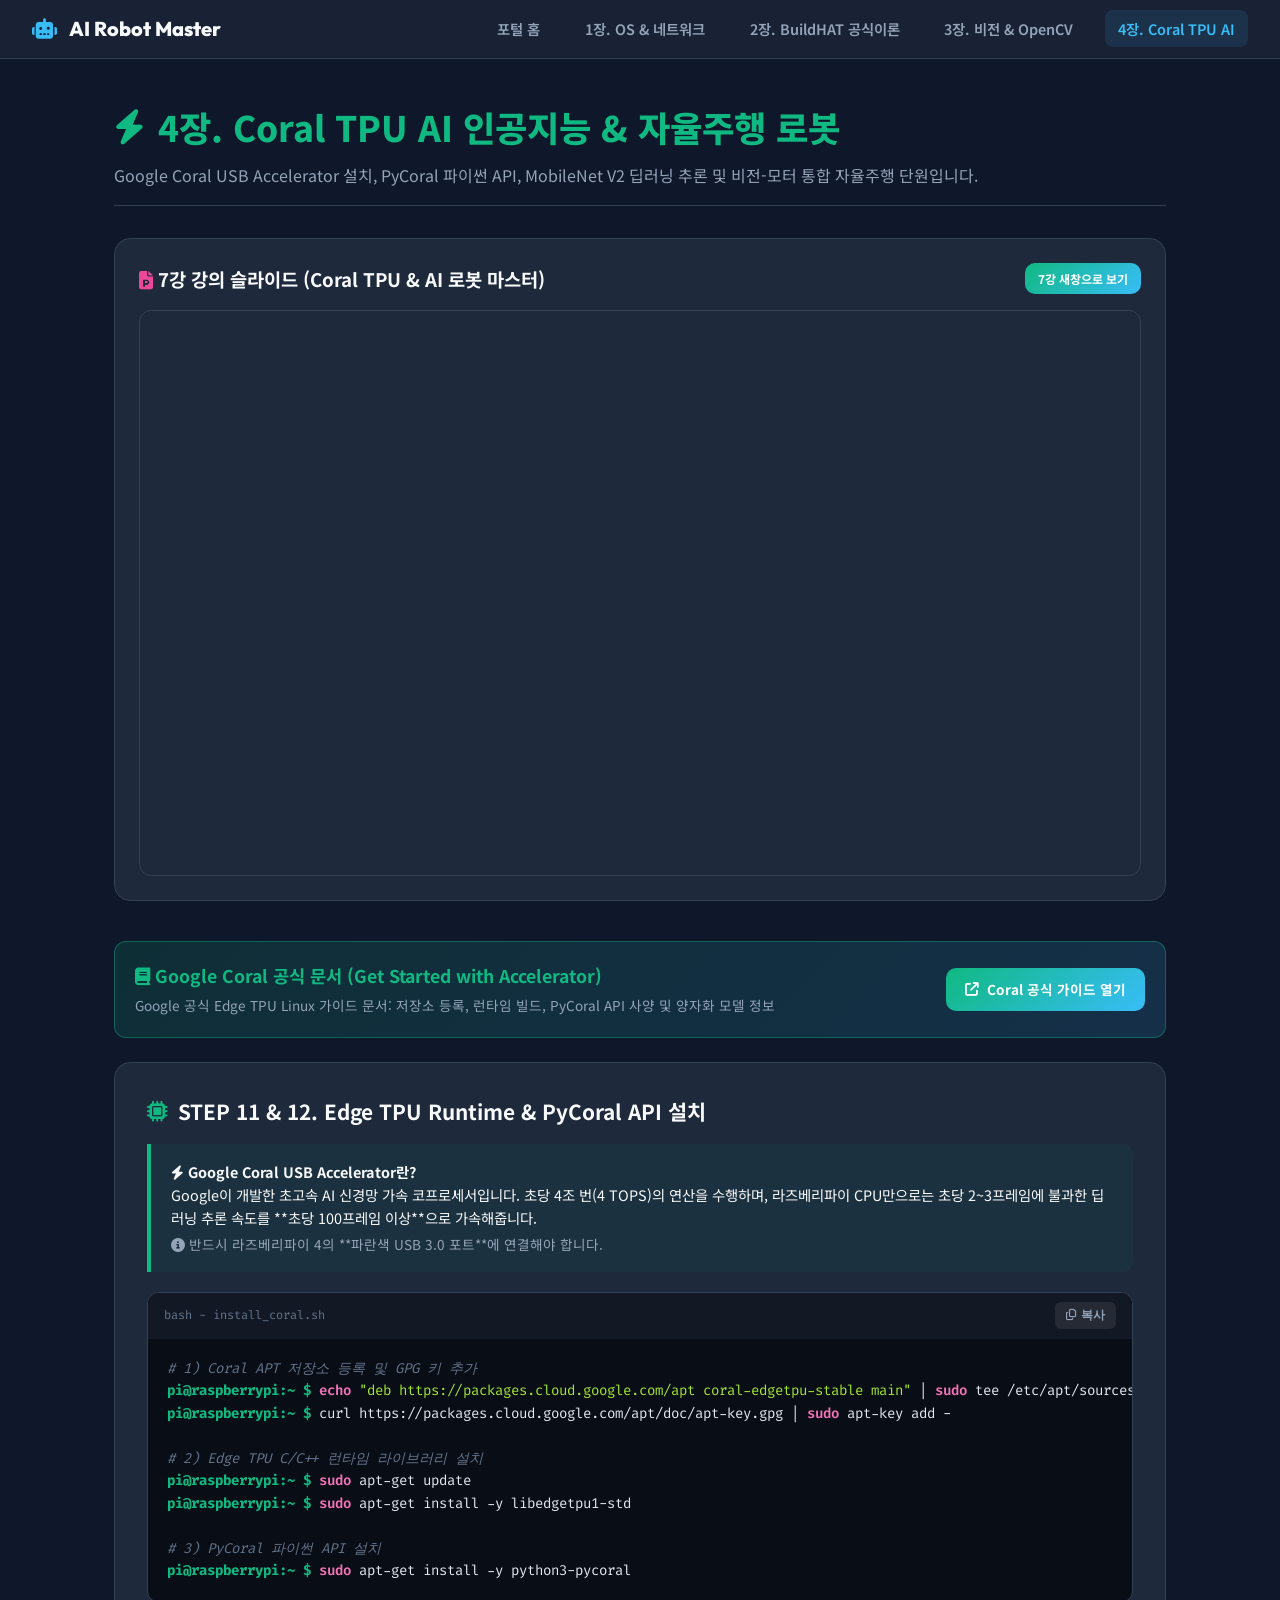
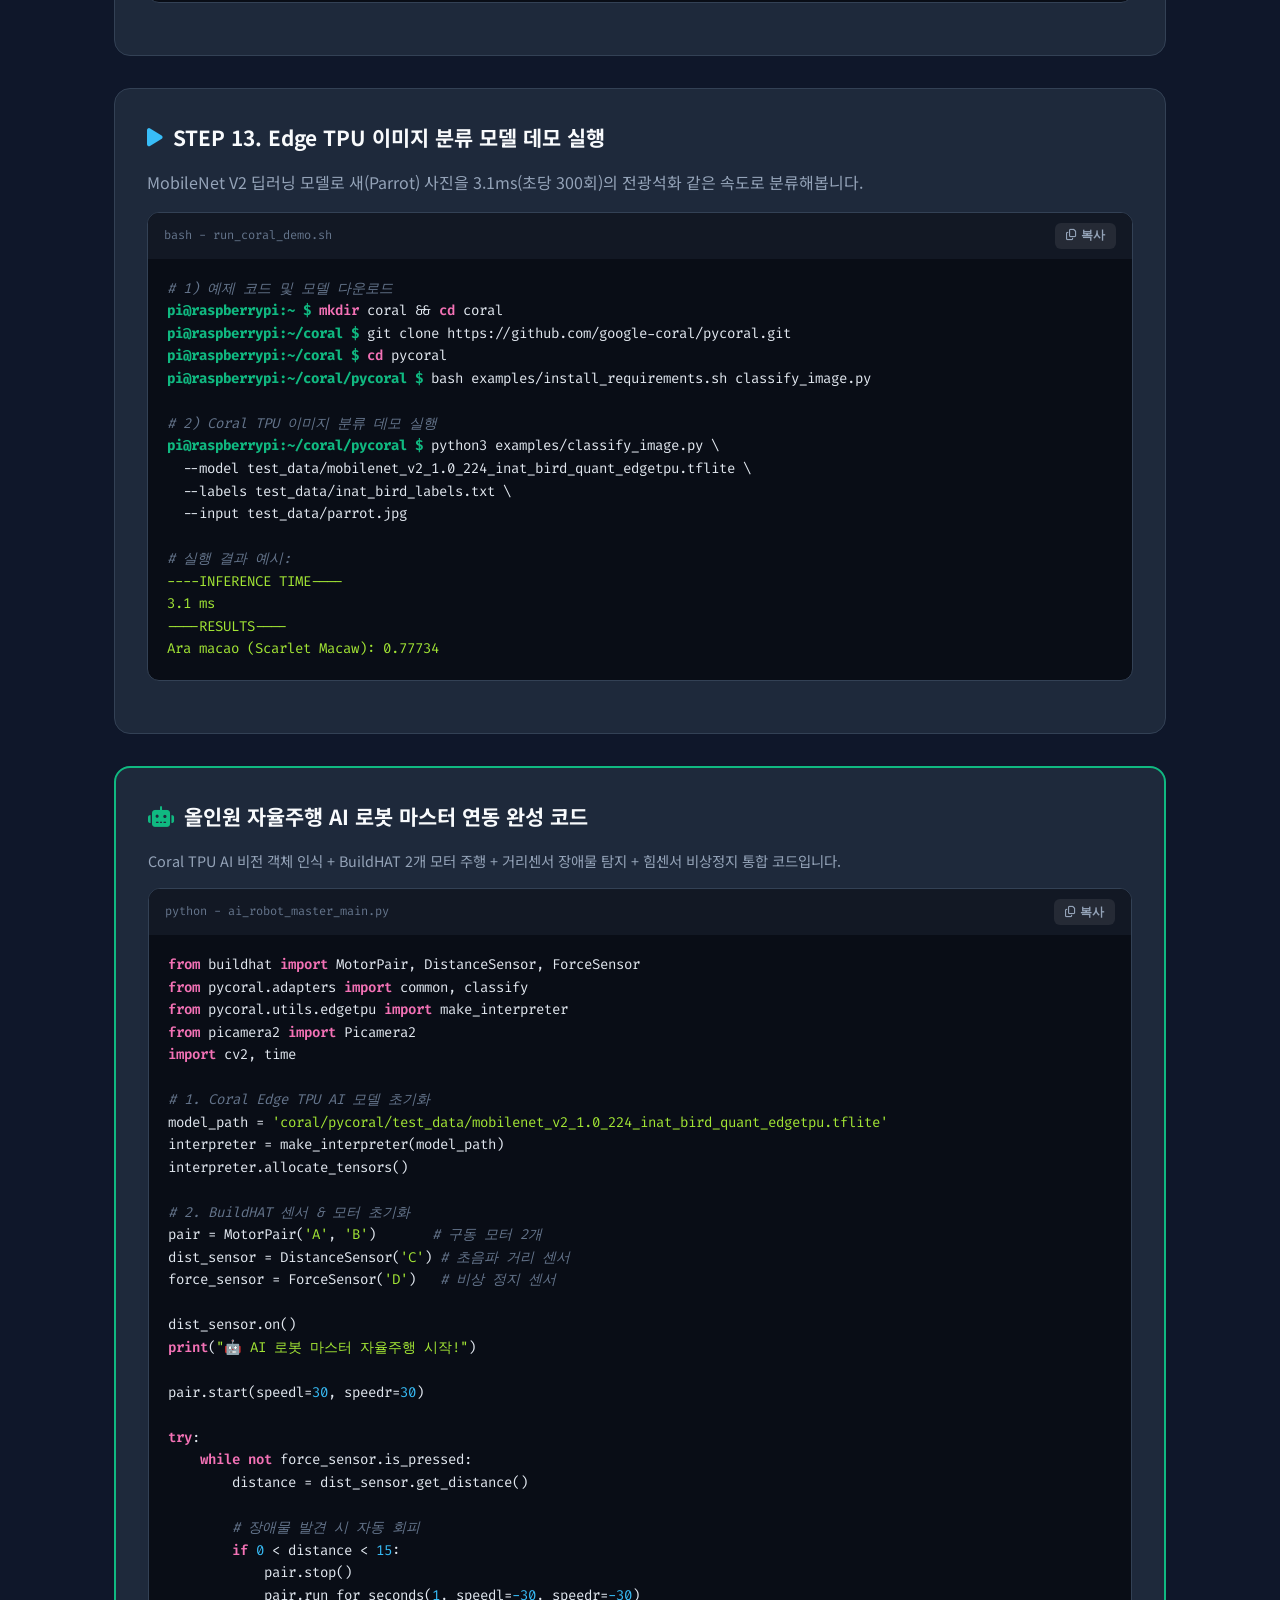
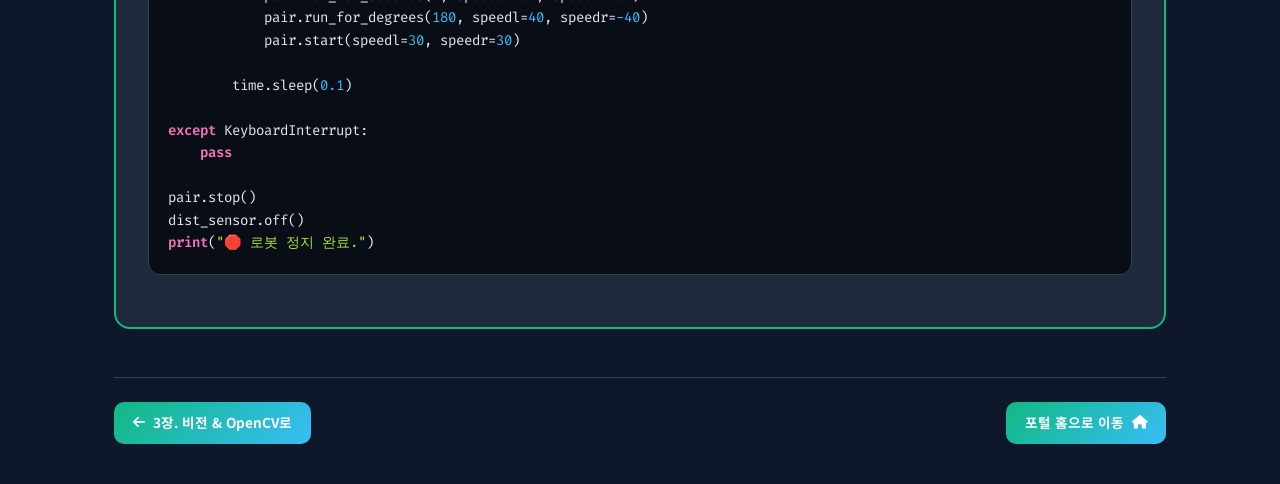
<file: page4_coral_tpu.html>
<!DOCTYPE html>
<html lang="ko">
<head>
  <meta charset="UTF-8">
  <meta name="viewport" content="width=device-width, initial-scale=1.0">
  <title>4장. Coral TPU AI & 자율주행 - AI 로봇 마스터</title>
  
  <link rel="preconnect" href="https://fonts.googleapis.com">
  <link rel="preconnect" href="https://fonts.gstatic.com" crossorigin>
  <link href="https://fonts.googleapis.com/css2?family=Noto+Sans+KR:wght@300;400;500;700;900&family=Fira+Code:wght@400;600&family=Outfit:wght@600;800&display=swap" rel="stylesheet">
  <link rel="stylesheet" href="https://cdnjs.cloudflare.com/ajax/libs/font-awesome/6.4.0/css/all.min.css">

  <style>
    :root {
      --bg-primary: #0f172a;
      --bg-secondary: #1e293b;
      --bg-card: #1e293b;
      --bg-terminal: #090d16;
      --text-main: #f8fafc;
      --text-muted: #94a3b8;
      --text-dim: #64748b;
      --accent-cyan: #38bdf8;
      --accent-blue: #3b82f6;
      --accent-purple: #8b5cf6;
      --accent-pink: #ec4899;
      --accent-green: #10b981;
      --accent-amber: #f59e0b;
      --border-color: #334155;
      --glass-bg: rgba(30, 41, 59, 0.7);
      --font-sans: 'Noto Sans KR', sans-serif;
      --font-code: 'Fira Code', monospace;
      --font-title: 'Outfit', 'Noto Sans KR', sans-serif;
    }

    [data-theme="light"] {
      --bg-primary: #f8fafc;
      --bg-secondary: #ffffff;
      --bg-card: #ffffff;
      --bg-terminal: #1e293b;
      --text-main: #0f172a;
      --text-muted: #475569;
      --text-dim: #94a3b8;
      --border-color: #e2e8f0;
      --glass-bg: rgba(255, 255, 255, 0.8);
    }

    * { box-sizing: border-box; margin: 0; padding: 0; }
    html { scroll-behavior: smooth; }
    body {
      font-family: var(--font-sans);
      background-color: var(--bg-primary);
      color: var(--text-main);
      line-height: 1.6;
    }

    /* Navbar */
    .navbar {
      position: sticky; top: 0; z-index: 1000;
      background-color: var(--glass-bg);
      backdrop-filter: blur(12px);
      border-bottom: 1px solid var(--border-color);
      padding: 0.8rem 2rem;
      display: flex; align-items: center; justify-content: space-between;
    }
    .nav-brand {
      display: flex; align-items: center; gap: 0.75rem;
      text-decoration: none; color: var(--text-main);
      font-family: var(--font-title); font-weight: 800; font-size: 1.25rem;
    }
    .nav-brand i { color: var(--accent-cyan); }
    .nav-links { display: flex; gap: 1.2rem; list-style: none; }
    .nav-link {
      color: var(--text-muted); text-decoration: none;
      font-size: 0.9rem; font-weight: 600; padding: 0.5rem 0.8rem;
      border-radius: 8px; transition: all 0.2s;
    }
    .nav-link:hover, .nav-link.active {
      color: var(--accent-cyan); background-color: rgba(56, 189, 248, 0.1);
    }

    .container { max-width: 1100px; margin: 0 auto; padding: 2.5rem 1.5rem; }

    .page-title-box {
      margin-bottom: 2rem; padding-bottom: 1rem;
      border-bottom: 1px solid var(--border-color);
    }
    .page-title-box h1 {
      font-size: 2.2rem; font-weight: 800; color: var(--accent-green);
      display: flex; align-items: center; gap: 0.8rem;
    }

    /* Slide Deck Container */
    .slides-container {
      background-color: var(--bg-card);
      border: 1px solid var(--border-color);
      border-radius: 16px; padding: 1.5rem; margin-bottom: 2.5rem;
    }
    .slides-header {
      display: flex; align-items: center; justify-content: space-between; margin-bottom: 1rem;
    }
    .iframe-wrapper {
      position: relative; padding-bottom: 56.25%; height: 0; overflow: hidden;
      border-radius: 12px; border: 1px solid var(--border-color);
    }
    .iframe-wrapper iframe { position: absolute; top: 0; left: 0; width: 100%; height: 100%; }

    /* Cards */
    .card {
      background-color: var(--bg-card); border: 1px solid var(--border-color);
      border-radius: 16px; padding: 2rem; margin-bottom: 2rem;
    }
    .card-title {
      font-size: 1.3rem; font-weight: 700; margin-bottom: 1rem;
      display: flex; align-items: center; gap: 0.6rem; color: var(--text-main);
    }

    .explanation-box {
      background-color: rgba(16, 185, 129, 0.05);
      border-left: 4px solid var(--accent-green);
      padding: 1rem 1.25rem; border-radius: 0 10px 10px 0; margin-bottom: 1.25rem;
      font-size: 0.9rem;
    }

    .official-doc-banner {
      background: linear-gradient(135deg, rgba(16, 185, 129, 0.15), rgba(56, 189, 248, 0.15));
      border: 1px solid rgba(16, 185, 129, 0.4);
      border-radius: 12px; padding: 1.25rem; margin-bottom: 1.5rem;
      display: flex; align-items: center; justify-content: space-between; flex-wrap: wrap; gap: 1rem;
    }

    /* Terminal Code Block */
    .terminal-wrapper {
      background-color: var(--bg-terminal); border-radius: 12px;
      border: 1px solid var(--border-color); overflow: hidden; margin-bottom: 1.25rem;
    }
    .terminal-header {
      background-color: #121824; padding: 0.6rem 1rem;
      display: flex; align-items: center; justify-content: space-between;
    }
    .terminal-title { font-family: var(--font-code); font-size: 0.75rem; color: var(--text-dim); }
    .copy-btn {
      background: rgba(255, 255, 255, 0.08); border: none; color: var(--text-muted);
      padding: 0.3rem 0.7rem; border-radius: 6px; font-size: 0.75rem; font-weight: 600;
      cursor: pointer; transition: all 0.2s;
    }
    .copy-btn:hover { background-color: var(--accent-green); color: #0f172a; }
    .terminal-body { padding: 1.2rem; overflow-x: auto; }
    pre { font-family: var(--font-code); font-size: 0.88rem; line-height: 1.6; color: #e2e8f0; margin: 0; }
    .cmd-keyword { color: #f472b6; font-weight: 600; }
    .cmd-string { color: #a3e635; }
    .cmd-arg { color: #38bdf8; }
    .cmd-comment { color: #64748b; font-style: italic; }
    .cmd-prompt { color: #10b981; margin-right: 0.5rem; font-weight: 700; }

    .btn-action {
      display: inline-flex; align-items: center; gap: 0.5rem;
      padding: 0.65rem 1.2rem; border-radius: 10px; font-size: 0.85rem; font-weight: 700;
      text-decoration: none; transition: all 0.2s; border: none; cursor: pointer;
    }
    .btn-primary { background: linear-gradient(135deg, var(--accent-green), var(--accent-cyan)); color: #fff; }

    .page-nav-bottom {
      display: flex; justify-content: space-between; margin-top: 3rem;
      padding-top: 1.5rem; border-top: 1px solid var(--border-color);
    }

    .toast {
      position: fixed; bottom: 2rem; left: 50%; transform: translateX(-50%) translateY(100px);
      background-color: var(--accent-green); color: #fff; padding: 0.75rem 1.5rem;
      border-radius: 30px; font-weight: 700; font-size: 0.9rem; opacity: 0; transition: all 0.3s;
    }
    .toast.show { transform: translateX(-50%) translateY(0); opacity: 1; }
  </style>
</head>
<body>

  <!-- Navbar -->
  <nav class="navbar">
    <a href="index.html" class="nav-brand"><i class="fa-solid fa-robot"></i> AI Robot Master</a>
    <ul class="nav-links">
      <li><a href="index.html" class="nav-link">포털 홈</a></li>
      <li><a href="page1_os_setup.html" class="nav-link">1장. OS & 네트워크</a></li>
      <li><a href="page2_buildhat_theory.html" class="nav-link">2장. BuildHAT 공식이론</a></li>
      <li><a href="page3_vision_opencv.html" class="nav-link">3장. 비전 & OpenCV</a></li>
      <li><a href="page4_coral_tpu.html" class="nav-link active">4장. Coral TPU AI</a></li>
    </ul>
  </nav>

  <div class="container">

    <div class="page-title-box">
      <h1><i class="fa-solid fa-bolt"></i> 4장. Coral TPU AI 인공지능 & 자율주행 로봇</h1>
      <p style="color: var(--text-muted); margin-top: 0.5rem;">
        Google Coral USB Accelerator 설치, PyCoral 파이썬 API, MobileNet V2 딥러닝 추론 및 비전-모터 통합 자율주행 단원입니다.
      </p>
    </div>

    <!-- Slide Deck Section: 7강 -->
    <section class="slides-container">
      <div class="slides-header">
        <h3><i class="fa-solid fa-file-powerpoint" style="color: var(--accent-pink);"></i> 7강 강의 슬라이드 (Coral TPU & AI 로봇 마스터)</h3>
        <a href="https://docs.google.com/presentation/d/1nhLh72oWg2FM8wHbU6hzDk50eU4VlmjfoklzMukVP2A/edit?usp=sharing" target="_blank" class="btn-action btn-primary" style="font-size:0.75rem; padding: 0.4rem 0.8rem;">
          7강 새창으로 보기
        </a>
      </div>
      <div class="iframe-wrapper">
        <iframe src="https://docs.google.com/presentation/d/1nhLh72oWg2FM8wHbU6hzDk50eU4VlmjfoklzMukVP2A/embed?start=false&loop=false&delayms=3000" frameborder="0" allowfullscreen="true"></iframe>
      </div>
    </section>

    <!-- Official Coral Documentation Banner -->
    <div class="official-doc-banner">
      <div>
        <h4 style="color: var(--accent-green); font-size: 1.1rem; margin-bottom: 0.3rem;">
          <i class="fa-solid fa-book"></i> Google Coral 공식 문서 (Get Started with Accelerator)
        </h4>
        <p style="font-size: 0.85rem; color: var(--text-muted);">
          Google 공식 Edge TPU Linux 가이드 문서: 저장소 등록, 런타임 빌드, PyCoral API 사양 및 양자화 모델 정보
        </p>
      </div>
      <a href="https://gweb-coral-full.uc.r.appspot.com/docs/accelerator/get-started/#runtime-on-linux" target="_blank" class="btn-action btn-primary">
        <i class="fa-solid fa-arrow-up-right-from-square"></i> Coral 공식 가이드 열기
      </a>
    </div>

    <!-- STEP 11 & 12 -->
    <article class="card">
      <div class="card-title">
        <i class="fa-solid fa-microchip" style="color: var(--accent-green);"></i> STEP 11 & 12. Edge TPU Runtime & PyCoral API 설치
      </div>

      <div class="explanation-box">
        <p><strong><i class="fa-solid fa-bolt"></i> Google Coral USB Accelerator란?</strong></p>
        <p>Google이 개발한 초고속 AI 신경망 가속 코프로세서입니다. 초당 4조 번(4 TOPS)의 연산을 수행하며, 라즈베리파이 CPU만으로는 초당 2~3프레임에 불과한 딥러닝 추론 속도를 **초당 100프레임 이상**으로 가속해줍니다.</p>
        <p style="font-size:0.85rem; color:var(--text-muted); margin-top:0.3rem;"><i class="fa-solid fa-circle-info"></i> 반드시 라즈베리파이 4의 **파란색 USB 3.0 포트**에 연결해야 합니다.</p>
      </div>

      <div class="terminal-wrapper">
        <div class="terminal-header">
          <span class="terminal-title">bash - install_coral.sh</span>
          <button class="copy-btn" onclick="copyCode(this)"><i class="fa-regular fa-copy"></i> 복사</button>
        </div>
        <div class="terminal-body">
          <pre><span class="cmd-comment"># 1) Coral APT 저장소 등록 및 GPG 키 추가</span>
<span class="cmd-prompt">pi@raspberrypi:~ $</span><span class="cmd-keyword">echo</span> <span class="cmd-string">"deb https://packages.cloud.google.com/apt coral-edgetpu-stable main"</span> | <span class="cmd-keyword">sudo</span> tee /etc/apt/sources.list.d/coral-edgetpu.list
<span class="cmd-prompt">pi@raspberrypi:~ $</span>curl https://packages.cloud.google.com/apt/doc/apt-key.gpg | <span class="cmd-keyword">sudo</span> apt-key add -

<span class="cmd-comment"># 2) Edge TPU C/C++ 런타임 라이브러리 설치</span>
<span class="cmd-prompt">pi@raspberrypi:~ $</span><span class="cmd-keyword">sudo</span> apt-get update
<span class="cmd-prompt">pi@raspberrypi:~ $</span><span class="cmd-keyword">sudo</span> apt-get install -y libedgetpu1-std

<span class="cmd-comment"># 3) PyCoral 파이썬 API 설치</span>
<span class="cmd-prompt">pi@raspberrypi:~ $</span><span class="cmd-keyword">sudo</span> apt-get install -y python3-pycoral</pre>
        </div>
      </div>
    </article>

    <!-- STEP 13 -->
    <article class="card">
      <div class="card-title">
        <i class="fa-solid fa-play" style="color: var(--accent-cyan);"></i> STEP 13. Edge TPU 이미지 분류 모델 데모 실행
      </div>

      <p style="color: var(--text-muted); margin-bottom: 1rem;">
        MobileNet V2 딥러닝 모델로 새(Parrot) 사진을 3.1ms(초당 300회)의 전광석화 같은 속도로 분류해봅니다.
      </p>

      <div class="terminal-wrapper">
        <div class="terminal-header">
          <span class="terminal-title">bash - run_coral_demo.sh</span>
          <button class="copy-btn" onclick="copyCode(this)"><i class="fa-regular fa-copy"></i> 복사</button>
        </div>
        <div class="terminal-body">
          <pre><span class="cmd-comment"># 1) 예제 코드 및 모델 다운로드</span>
<span class="cmd-prompt">pi@raspberrypi:~ $</span><span class="cmd-keyword">mkdir</span> coral && <span class="cmd-keyword">cd</span> coral
<span class="cmd-prompt">pi@raspberrypi:~/coral $</span>git clone https://github.com/google-coral/pycoral.git
<span class="cmd-prompt">pi@raspberrypi:~/coral $</span><span class="cmd-keyword">cd</span> pycoral
<span class="cmd-prompt">pi@raspberrypi:~/coral/pycoral $</span>bash examples/install_requirements.sh classify_image.py

<span class="cmd-comment"># 2) Coral TPU 이미지 분류 데모 실행</span>
<span class="cmd-prompt">pi@raspberrypi:~/coral/pycoral $</span>python3 examples/classify_image.py \
  --model test_data/mobilenet_v2_1.0_224_inat_bird_quant_edgetpu.tflite \
  --labels test_data/inat_bird_labels.txt \
  --input test_data/parrot.jpg

<span class="cmd-comment"># 실행 결과 예시:</span>
<span class="cmd-string">----INFERENCE TIME----</span>
<span class="cmd-string">3.1 ms</span>
<span class="cmd-string">----RESULTS----</span>
<span class="cmd-string">Ara macao (Scarlet Macaw): 0.77734</span></pre>
        </div>
      </div>
    </article>

    <!-- Master Autonomous AI Robot Code -->
    <article class="card" style="border: 2px solid var(--accent-green);">
      <div class="card-title">
        <i class="fa-solid fa-robot" style="color: var(--accent-green);"></i> 올인원 자율주행 AI 로봇 마스터 연동 완성 코드
      </div>

      <p style="color: var(--text-muted); font-size: 0.9rem; margin-bottom: 1rem;">
        Coral TPU AI 비전 객체 인식 + BuildHAT 2개 모터 주행 + 거리센서 장애물 탐지 + 힘센서 비상정지 통합 코드입니다.
      </p>

      <div class="terminal-wrapper">
        <div class="terminal-header">
          <span class="terminal-title">python - ai_robot_master_main.py</span>
          <button class="copy-btn" onclick="copyCode(this)"><i class="fa-regular fa-copy"></i> 복사</button>
        </div>
        <div class="terminal-body">
          <pre><span class="cmd-keyword">from</span> buildhat <span class="cmd-keyword">import</span> MotorPair, DistanceSensor, ForceSensor
<span class="cmd-keyword">from</span> pycoral.adapters <span class="cmd-keyword">import</span> common, classify
<span class="cmd-keyword">from</span> pycoral.utils.edgetpu <span class="cmd-keyword">import</span> make_interpreter
<span class="cmd-keyword">from</span> picamera2 <span class="cmd-keyword">import</span> Picamera2
<span class="cmd-keyword">import</span> cv2, time

<span class="cmd-comment"># 1. Coral Edge TPU AI 모델 초기화</span>
model_path = <span class="cmd-string">'coral/pycoral/test_data/mobilenet_v2_1.0_224_inat_bird_quant_edgetpu.tflite'</span>
interpreter = make_interpreter(model_path)
interpreter.allocate_tensors()

<span class="cmd-comment"># 2. BuildHAT 센서 & 모터 초기화</span>
pair = MotorPair(<span class="cmd-string">'A'</span>, <span class="cmd-string">'B'</span>)       <span class="cmd-comment"># 구동 모터 2개</span>
dist_sensor = DistanceSensor(<span class="cmd-string">'C'</span>) <span class="cmd-comment"># 초음파 거리 센서</span>
force_sensor = ForceSensor(<span class="cmd-string">'D'</span>)   <span class="cmd-comment"># 비상 정지 센서</span>

dist_sensor.on()
<span class="cmd-keyword">print</span>(<span class="cmd-string">"🤖 AI 로봇 마스터 자율주행 시작!"</span>)

pair.start(speedl=<span class="cmd-arg">30</span>, speedr=<span class="cmd-arg">30</span>)

<span class="cmd-keyword">try</span>:
    <span class="cmd-keyword">while</span> <span class="cmd-keyword">not</span> force_sensor.is_pressed:
        distance = dist_sensor.get_distance()
        
        <span class="cmd-comment"># 장애물 발견 시 자동 회피</span>
        <span class="cmd-keyword">if</span> <span class="cmd-arg">0</span> < distance < <span class="cmd-arg">15</span>:
            pair.stop()
            pair.run_for_seconds(<span class="cmd-arg">1</span>, speedl=<span class="cmd-arg">-30</span>, speedr=<span class="cmd-arg">-30</span>)
            pair.run_for_degrees(<span class="cmd-arg">180</span>, speedl=<span class="cmd-arg">40</span>, speedr=<span class="cmd-arg">-40</span>)
            pair.start(speedl=<span class="cmd-arg">30</span>, speedr=<span class="cmd-arg">30</span>)
            
        time.sleep(<span class="cmd-arg">0.1</span>)

<span class="cmd-keyword">except</span> KeyboardInterrupt:
    <span class="cmd-keyword">pass</span>

pair.stop()
dist_sensor.off()
<span class="cmd-keyword">print</span>(<span class="cmd-string">"🛑 로봇 정지 완료."</span>)</pre>
        </div>
      </div>
    </article>

    <!-- Page Navigation -->
    <div class="page-nav-bottom">
      <a href="page3_vision_opencv.html" class="btn-action btn-primary"><i class="fa-solid fa-arrow-left"></i> 3장. 비전 & OpenCV로</a>
      <a href="index.html" class="btn-action btn-primary">포털 홈으로 이동 <i class="fa-solid fa-house"></i></a>
    </div>

  </div>

  <div class="toast" id="toast"><i class="fa-solid fa-circle-check"></i> 명령어가 클립보드에 복사되었습니다!</div>

  <script>
    function copyCode(btn) {
      const pre = btn.closest('.terminal-wrapper').querySelector('pre');
      let text = pre.innerText.replace(/pi@raspberrypi:[^$]*\$\s*/g, '');
      navigator.clipboard.writeText(text).then(() => {
        const toast = document.getElementById('toast');
        toast.classList.add('show');
        setTimeout(() => toast.classList.remove('show'), 2500);
      });
    }
  </script>
</body>
</html>
</file>
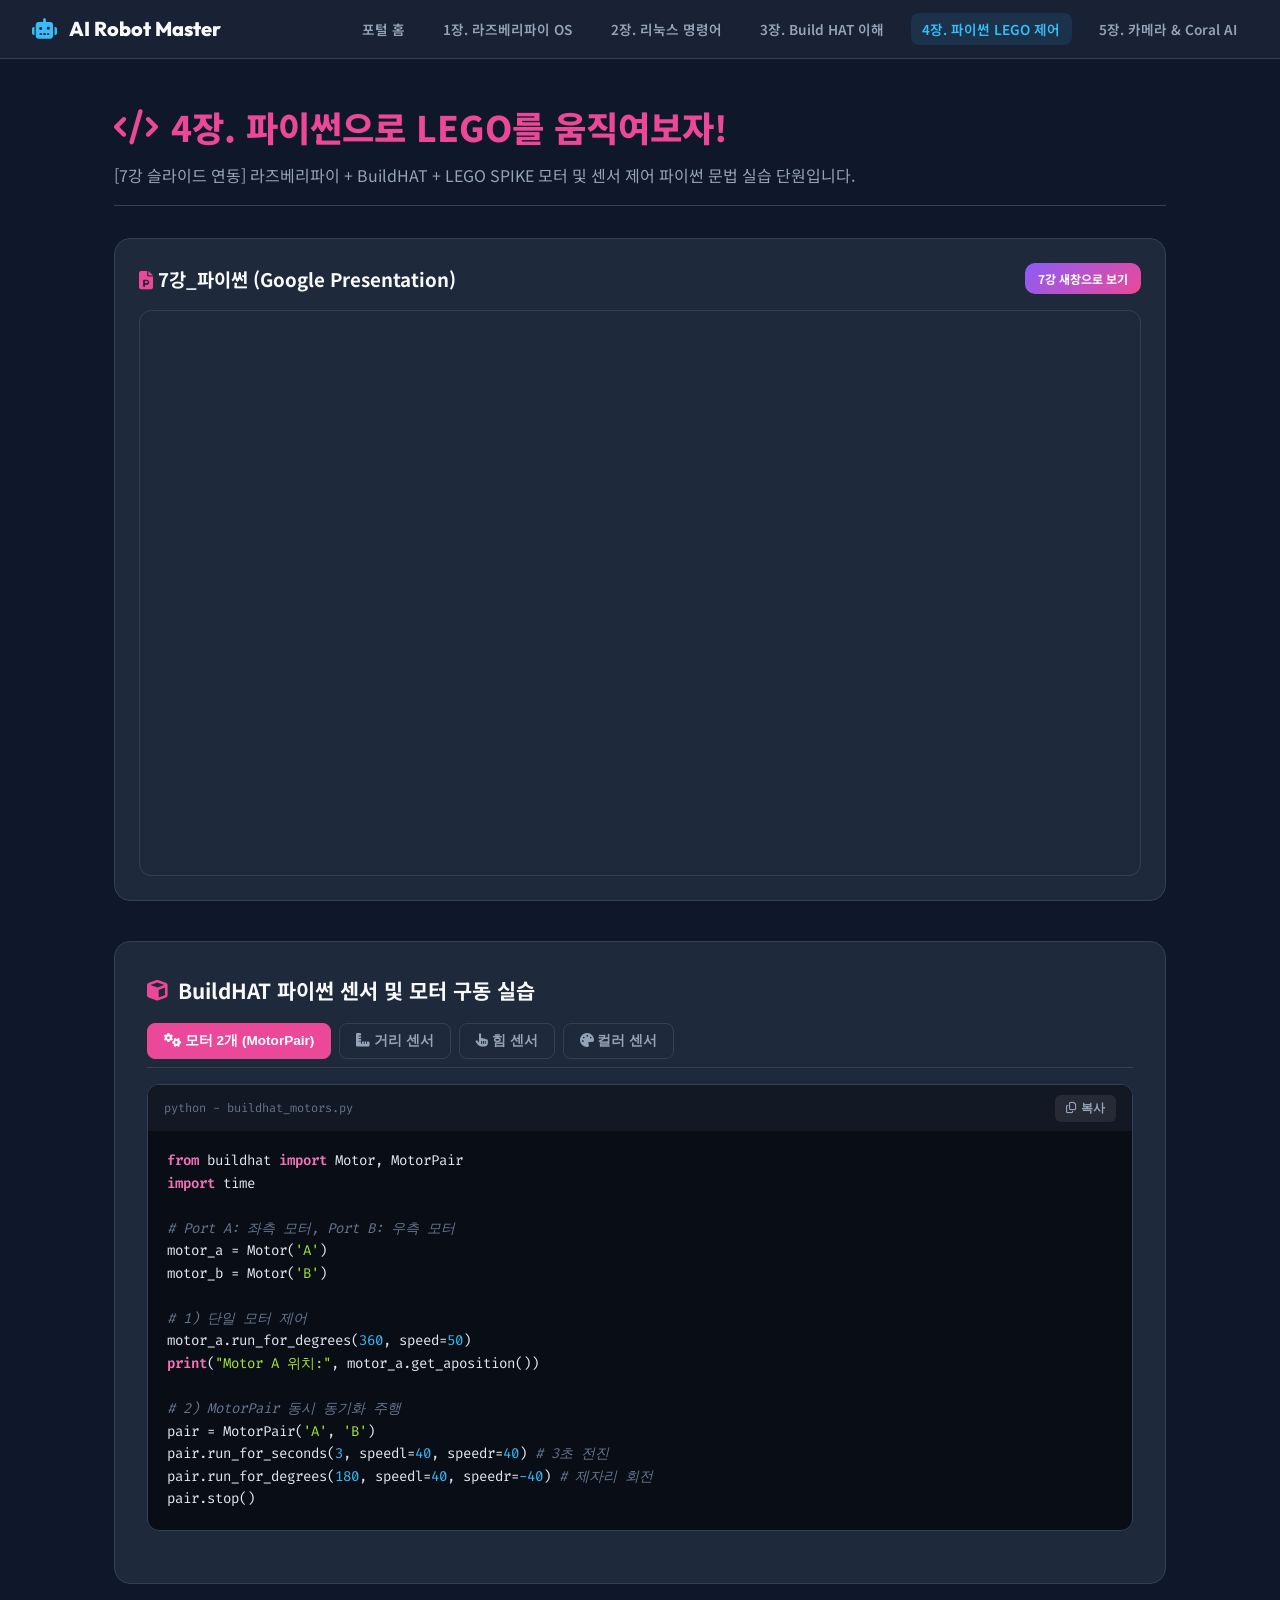
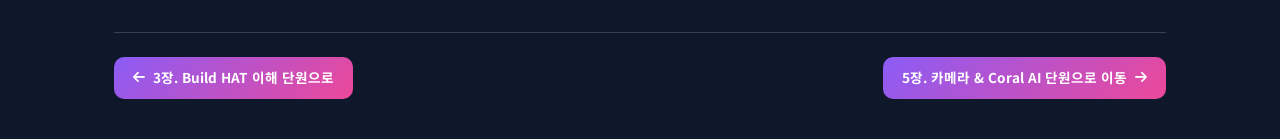
<file: page4_spike_python.html>
<!DOCTYPE html>
<html lang="ko">
<head>
  <meta charset="UTF-8">
  <meta name="viewport" content="width=device-width, initial-scale=1.0">
  <title>4장. 파이썬으로 LEGO를 움직여보자! - AI 로봇 마스터</title>
  
  <link rel="preconnect" href="https://fonts.googleapis.com">
  <link rel="preconnect" href="https://fonts.gstatic.com" crossorigin>
  <link href="https://fonts.googleapis.com/css2?family=Noto+Sans+KR:wght@300;400;500;700;900&family=Fira+Code:wght@400;600&family=Outfit:wght@600;800&display=swap" rel="stylesheet">
  <link rel="stylesheet" href="https://cdnjs.cloudflare.com/ajax/libs/font-awesome/6.4.0/css/all.min.css">

  <style>
    :root {
      --bg-primary: #0f172a;
      --bg-secondary: #1e293b;
      --bg-card: #1e293b;
      --bg-terminal: #090d16;
      --text-main: #f8fafc;
      --text-muted: #94a3b8;
      --text-dim: #64748b;
      --accent-cyan: #38bdf8;
      --accent-blue: #3b82f6;
      --accent-purple: #8b5cf6;
      --accent-pink: #ec4899;
      --accent-green: #10b981;
      --accent-amber: #f59e0b;
      --border-color: #334155;
      --glass-bg: rgba(30, 41, 59, 0.7);
      --font-sans: 'Noto Sans KR', sans-serif;
      --font-code: 'Fira Code', monospace;
      --font-title: 'Outfit', 'Noto Sans KR', sans-serif;
    }

    [data-theme="light"] {
      --bg-primary: #f8fafc;
      --bg-secondary: #ffffff;
      --bg-card: #ffffff;
      --bg-terminal: #1e293b;
      --text-main: #0f172a;
      --text-muted: #475569;
      --text-dim: #94a3b8;
      --border-color: #e2e8f0;
      --glass-bg: rgba(255, 255, 255, 0.8);
    }

    * { box-sizing: border-box; margin: 0; padding: 0; }
    html { scroll-behavior: smooth; }
    body { font-family: var(--font-sans); background-color: var(--bg-primary); color: var(--text-main); line-height: 1.6; }

    .navbar {
      position: sticky; top: 0; z-index: 1000;
      background-color: var(--glass-bg); backdrop-filter: blur(12px);
      border-bottom: 1px solid var(--border-color); padding: 0.8rem 2rem;
      display: flex; align-items: center; justify-content: space-between;
    }
    .nav-brand {
      display: flex; align-items: center; gap: 0.75rem; text-decoration: none;
      color: var(--text-main); font-family: var(--font-title); font-weight: 800; font-size: 1.25rem;
    }
    .nav-brand i { color: var(--accent-cyan); }
    .nav-links { display: flex; gap: 1rem; list-style: none; flex-wrap: wrap; }
    .nav-link {
      color: var(--text-muted); text-decoration: none; font-size: 0.85rem;
      font-weight: 600; padding: 0.4rem 0.7rem; border-radius: 8px; transition: all 0.2s;
    }
    .nav-link:hover, .nav-link.active { color: var(--accent-cyan); background-color: rgba(56, 189, 248, 0.1); }

    .container { max-width: 1100px; margin: 0 auto; padding: 2.5rem 1.5rem; }

    .page-title-box { margin-bottom: 2rem; padding-bottom: 1rem; border-bottom: 1px solid var(--border-color); }
    .page-title-box h1 { font-size: 2.2rem; font-weight: 800; color: var(--accent-pink); display: flex; align-items: center; gap: 0.8rem; }

    .slides-container {
      background-color: var(--bg-card); border: 1px solid var(--border-color);
      border-radius: 16px; padding: 1.5rem; margin-bottom: 2.5rem;
    }
    .slides-header { display: flex; align-items: center; justify-content: space-between; margin-bottom: 1rem; }
    .iframe-wrapper {
      position: relative; padding-bottom: 56.25%; height: 0; overflow: hidden;
      border-radius: 12px; border: 1px solid var(--border-color);
    }
    .iframe-wrapper iframe { position: absolute; top: 0; left: 0; width: 100%; height: 100%; }

    .card { background-color: var(--bg-card); border: 1px solid var(--border-color); border-radius: 16px; padding: 2rem; margin-bottom: 2rem; }
    .card-title { font-size: 1.3rem; font-weight: 700; margin-bottom: 1rem; display: flex; align-items: center; gap: 0.6rem; color: var(--text-main); }

    .code-tabs {
      display: flex; gap: 0.5rem; margin-bottom: 1rem;
      border-bottom: 1px solid var(--border-color); padding-bottom: 0.5rem; flex-wrap: wrap;
    }
    .code-tab {
      padding: 0.5rem 1rem; border-radius: 8px; background: none;
      border: 1px solid var(--border-color); color: var(--text-muted);
      font-weight: 600; font-size: 0.85rem; cursor: pointer; transition: all 0.2s;
    }
    .code-tab.active {
      background-color: var(--accent-pink); color: #fff; font-weight: 700; border-color: var(--accent-pink);
    }
    .code-panel { display: none; }
    .code-panel.active { display: block; }

    .terminal-wrapper { background-color: var(--bg-terminal); border-radius: 12px; border: 1px solid var(--border-color); overflow: hidden; margin-bottom: 1.25rem; }
    .terminal-header { background-color: #121824; padding: 0.6rem 1rem; display: flex; align-items: center; justify-content: space-between; }
    .terminal-title { font-family: var(--font-code); font-size: 0.75rem; color: var(--text-dim); }
    .copy-btn { background: rgba(255, 255, 255, 0.08); border: none; color: var(--text-muted); padding: 0.3rem 0.7rem; border-radius: 6px; font-size: 0.75rem; font-weight: 600; cursor: pointer; transition: all 0.2s; }
    .copy-btn:hover { background-color: var(--accent-pink); color: #fff; }
    .terminal-body { padding: 1.2rem; overflow-x: auto; }
    pre { font-family: var(--font-code); font-size: 0.88rem; line-height: 1.6; color: #e2e8f0; margin: 0; }
    .cmd-keyword { color: #f472b6; font-weight: 600; }
    .cmd-string { color: #a3e635; }
    .cmd-arg { color: #38bdf8; }
    .cmd-comment { color: #64748b; font-style: italic; }

    .btn-action { display: inline-flex; align-items: center; gap: 0.5rem; padding: 0.65rem 1.2rem; border-radius: 10px; font-size: 0.85rem; font-weight: 700; text-decoration: none; transition: all 0.2s; border: none; cursor: pointer; }
    .btn-primary { background: linear-gradient(135deg, var(--accent-purple), var(--accent-pink)); color: #fff; }

    .page-nav-bottom { display: flex; justify-content: space-between; margin-top: 3rem; padding-top: 1.5rem; border-top: 1px solid var(--border-color); }

    .toast { position: fixed; bottom: 2rem; left: 50%; transform: translateX(-50%) translateY(100px); background-color: var(--accent-green); color: #fff; padding: 0.75rem 1.5rem; border-radius: 30px; font-weight: 700; font-size: 0.9rem; opacity: 0; transition: all 0.3s; }
    .toast.show { transform: translateX(-50%) translateY(0); opacity: 1; }
  </style>
</head>
<body>

  <!-- Navbar -->
  <nav class="navbar">
    <a href="index.html" class="nav-brand"><i class="fa-solid fa-robot"></i> AI Robot Master</a>
    <ul class="nav-links">
      <li><a href="index.html" class="nav-link">포털 홈</a></li>
      <li><a href="page1_os_setup.html" class="nav-link">1장. 라즈베리파이 OS</a></li>
      <li><a href="page2_linux_cmd.html" class="nav-link">2장. 리눅스 명령어</a></li>
      <li><a href="page3_buildhat_hardware.html" class="nav-link">3장. Build HAT 이해</a></li>
      <li><a href="page4_spike_python.html" class="nav-link active">4장. 파이썬 LEGO 제어</a></li>
      <li><a href="page5_vision_coral_ai.html" class="nav-link">5장. 카메라 & Coral AI</a></li>
    </ul>
  </nav>

  <div class="container">

    <div class="page-title-box">
      <h1><i class="fa-solid fa-code"></i> 4장. 파이썬으로 LEGO를 움직여보자!</h1>
      <p style="color: var(--text-muted); margin-top: 0.5rem;">
        [7강 슬라이드 연동] 라즈베리파이 + BuildHAT + LEGO SPIKE 모터 및 센서 제어 파이썬 문법 실습 단원입니다.
      </p>
    </div>

    <!-- Slide Deck Section: 7강 -->
    <section class="slides-container">
      <div class="slides-header">
        <h3><i class="fa-solid fa-file-powerpoint" style="color: var(--accent-pink);"></i> 7강_파이썬 (Google Presentation)</h3>
        <a href="https://docs.google.com/presentation/d/1nhLh72oWg2FM8wHbU6hzDk50eU4VlmjfoklzMukVP2A/edit?usp=sharing" target="_blank" class="btn-action btn-primary" style="font-size:0.75rem; padding: 0.4rem 0.8rem;">
          7강 새창으로 보기
        </a>
      </div>
      <div class="iframe-wrapper">
        <iframe src="https://docs.google.com/presentation/d/1nhLh72oWg2FM8wHbU6hzDk50eU4VlmjfoklzMukVP2A/embed?start=false&loop=false&delayms=3000" frameborder="0" allowfullscreen="true"></iframe>
      </div>
    </section>

    <!-- Python BuildHAT API Tab Examples -->
    <article class="card">
      <div class="card-title">
        <i class="fa-solid fa-cube" style="color: var(--accent-pink);"></i> BuildHAT 파이썬 센서 및 모터 구동 실습
      </div>

      <div class="code-tabs">
        <button class="code-tab active" onclick="switchTab('tab-motors', this)"><i class="fa-solid fa-gears"></i> 모터 2개 (MotorPair)</button>
        <button class="code-tab" onclick="switchTab('tab-distance', this)"><i class="fa-solid fa-ruler-combined"></i> 거리 센서</button>
        <button class="code-tab" onclick="switchTab('tab-force', this)"><i class="fa-solid fa-hand-pointer"></i> 힘 센서</button>
        <button class="code-tab" onclick="switchTab('tab-color', this)"><i class="fa-solid fa-palette"></i> 컬러 센서</button>
      </div>

      <!-- Tab 1: Motor -->
      <div id="tab-motors" class="code-panel active">
        <div class="terminal-wrapper">
          <div class="terminal-header">
            <span class="terminal-title">python - buildhat_motors.py</span>
            <button class="copy-btn" onclick="copyCode(this)"><i class="fa-regular fa-copy"></i> 복사</button>
          </div>
          <div class="terminal-body">
            <pre><span class="cmd-keyword">from</span> buildhat <span class="cmd-keyword">import</span> Motor, MotorPair
<span class="cmd-keyword">import</span> time

<span class="cmd-comment"># Port A: 좌측 모터, Port B: 우측 모터</span>
motor_a = Motor(<span class="cmd-string">'A'</span>)
motor_b = Motor(<span class="cmd-string">'B'</span>)

<span class="cmd-comment"># 1) 단일 모터 제어</span>
motor_a.run_for_degrees(<span class="cmd-arg">360</span>, speed=<span class="cmd-arg">50</span>)
<span class="cmd-keyword">print</span>(<span class="cmd-string">"Motor A 위치:"</span>, motor_a.get_aposition())

<span class="cmd-comment"># 2) MotorPair 동시 동기화 주행</span>
pair = MotorPair(<span class="cmd-string">'A'</span>, <span class="cmd-string">'B'</span>)
pair.run_for_seconds(<span class="cmd-arg">3</span>, speedl=<span class="cmd-arg">40</span>, speedr=<span class="cmd-arg">40</span>) <span class="cmd-comment"># 3초 전진</span>
pair.run_for_degrees(<span class="cmd-arg">180</span>, speedl=<span class="cmd-arg">40</span>, speedr=<span class="cmd-arg">-40</span>) <span class="cmd-comment"># 제자리 회전</span>
pair.stop()</pre>
          </div>
        </div>
      </div>

      <!-- Tab 2: Distance -->
      <div id="tab-distance" class="code-panel">
        <div class="terminal-wrapper">
          <div class="terminal-header">
            <span class="terminal-title">python - buildhat_distance.py</span>
            <button class="copy-btn" onclick="copyCode(this)"><i class="fa-regular fa-copy"></i> 복사</button>
          </div>
          <div class="terminal-body">
            <pre><span class="cmd-keyword">from</span> buildhat <span class="cmd-keyword">import</span> DistanceSensor
<span class="cmd-keyword">import</span> time

dist = DistanceSensor(<span class="cmd-string">'C'</span>)
dist.on()

<span class="cmd-keyword">for</span> _ <span class="cmd-keyword">in</span> range(<span class="cmd-arg">10</span>):
    distance = dist.get_distance()
    <span class="cmd-keyword">print</span>(f<span class="cmd-string">"측정 거리: {distance} cm"</span>)
    time.sleep(<span class="cmd-arg">0.5</span>)

dist.wait_for_distance_closer_than(<span class="cmd-arg">10</span>)
<span class="cmd-keyword">print</span>(<span class="cmd-string">"10cm 이내 접근 감지!"</span>)
dist.off()</pre>
          </div>
        </div>
      </div>

      <!-- Tab 3: Force -->
      <div id="tab-force" class="code-panel">
        <div class="terminal-wrapper">
          <div class="terminal-header">
            <span class="terminal-title">python - buildhat_force.py</span>
            <button class="copy-btn" onclick="copyCode(this)"><i class="fa-regular fa-copy"></i> 복사</button>
          </div>
          <div class="terminal-body">
            <pre><span class="cmd-keyword">from</span> buildhat <span class="cmd-keyword">import</span> ForceSensor

force_sensor = ForceSensor(<span class="cmd-string">'D'</span>)

<span class="cmd-keyword">print</span>(<span class="cmd-string">"눌림 상태:"</span>, force_sensor.is_pressed)
<span class="cmd-keyword">print</span>(<span class="cmd-string">"가해진 힘(N):"</span>, force_sensor.get_force())

<span class="cmd-keyword">def</span> handle_pressed(force):
    <span class="cmd-keyword">print</span>(f<span class="cmd-string">"🔴 힘센서 클릭 감지! 힘: {force} N"</span>)

force_sensor.when_pressed = handle_pressed
force_sensor.wait_until_pressed()</pre>
          </div>
        </div>
      </div>

      <!-- Tab 4: Color -->
      <div id="tab-color" class="code-panel">
        <div class="terminal-wrapper">
          <div class="terminal-header">
            <span class="terminal-title">python - buildhat_color.py</span>
            <button class="copy-btn" onclick="copyCode(this)"><i class="fa-regular fa-copy"></i> 복사</button>
          </div>
          <div class="terminal-body">
            <pre><span class="cmd-keyword">from</span> buildhat <span class="cmd-keyword">import</span> ColorSensor
<span class="cmd-keyword">import</span> time

color_sensor = ColorSensor(<span class="cmd-string">'B'</span>)

<span class="cmd-keyword">for</span> _ <span class="cmd-keyword">in</span> range(<span class="cmd-arg">10</span>):
    color = color_sensor.get_color()
    reflected = color_sensor.get_reflected_light()
    <span class="cmd-keyword">print</span>(f<span class="cmd-string">"색상: {color:8s} | 반사광: {reflected}%"</span>)
    time.sleep(<span class="cmd-arg">0.5</span>)</pre>
          </div>
        </div>
      </div>

    </article>

    <!-- Bottom Nav -->
    <div class="page-nav-bottom">
      <a href="page3_buildhat_hardware.html" class="btn-action btn-primary"><i class="fa-solid fa-arrow-left"></i> 3장. Build HAT 이해 단원으로</a>
      <a href="page5_vision_coral_ai.html" class="btn-action btn-primary">5장. 카메라 & Coral AI 단원으로 이동 <i class="fa-solid fa-arrow-right"></i></a>
    </div>

  </div>

  <div class="toast" id="toast"><i class="fa-solid fa-circle-check"></i> 명령어가 클립보드에 복사되었습니다!</div>

  <script>
    function switchTab(tabId, btn) {
      document.querySelectorAll('.code-tab').forEach(b => b.classList.remove('active'));
      document.querySelectorAll('.code-panel').forEach(p => p.classList.remove('active'));
      btn.classList.add('active');
      document.getElementById(tabId).classList.add('active');
    }

    function copyCode(btn) {
      const pre = btn.closest('.terminal-wrapper').querySelector('pre');
      let text = pre.innerText;
      navigator.clipboard.writeText(text).then(() => {
        const toast = document.getElementById('toast');
        toast.classList.add('show');
        setTimeout(() => toast.classList.remove('show'), 2500);
      });
    }
  </script>
</body>
</html>
</file>
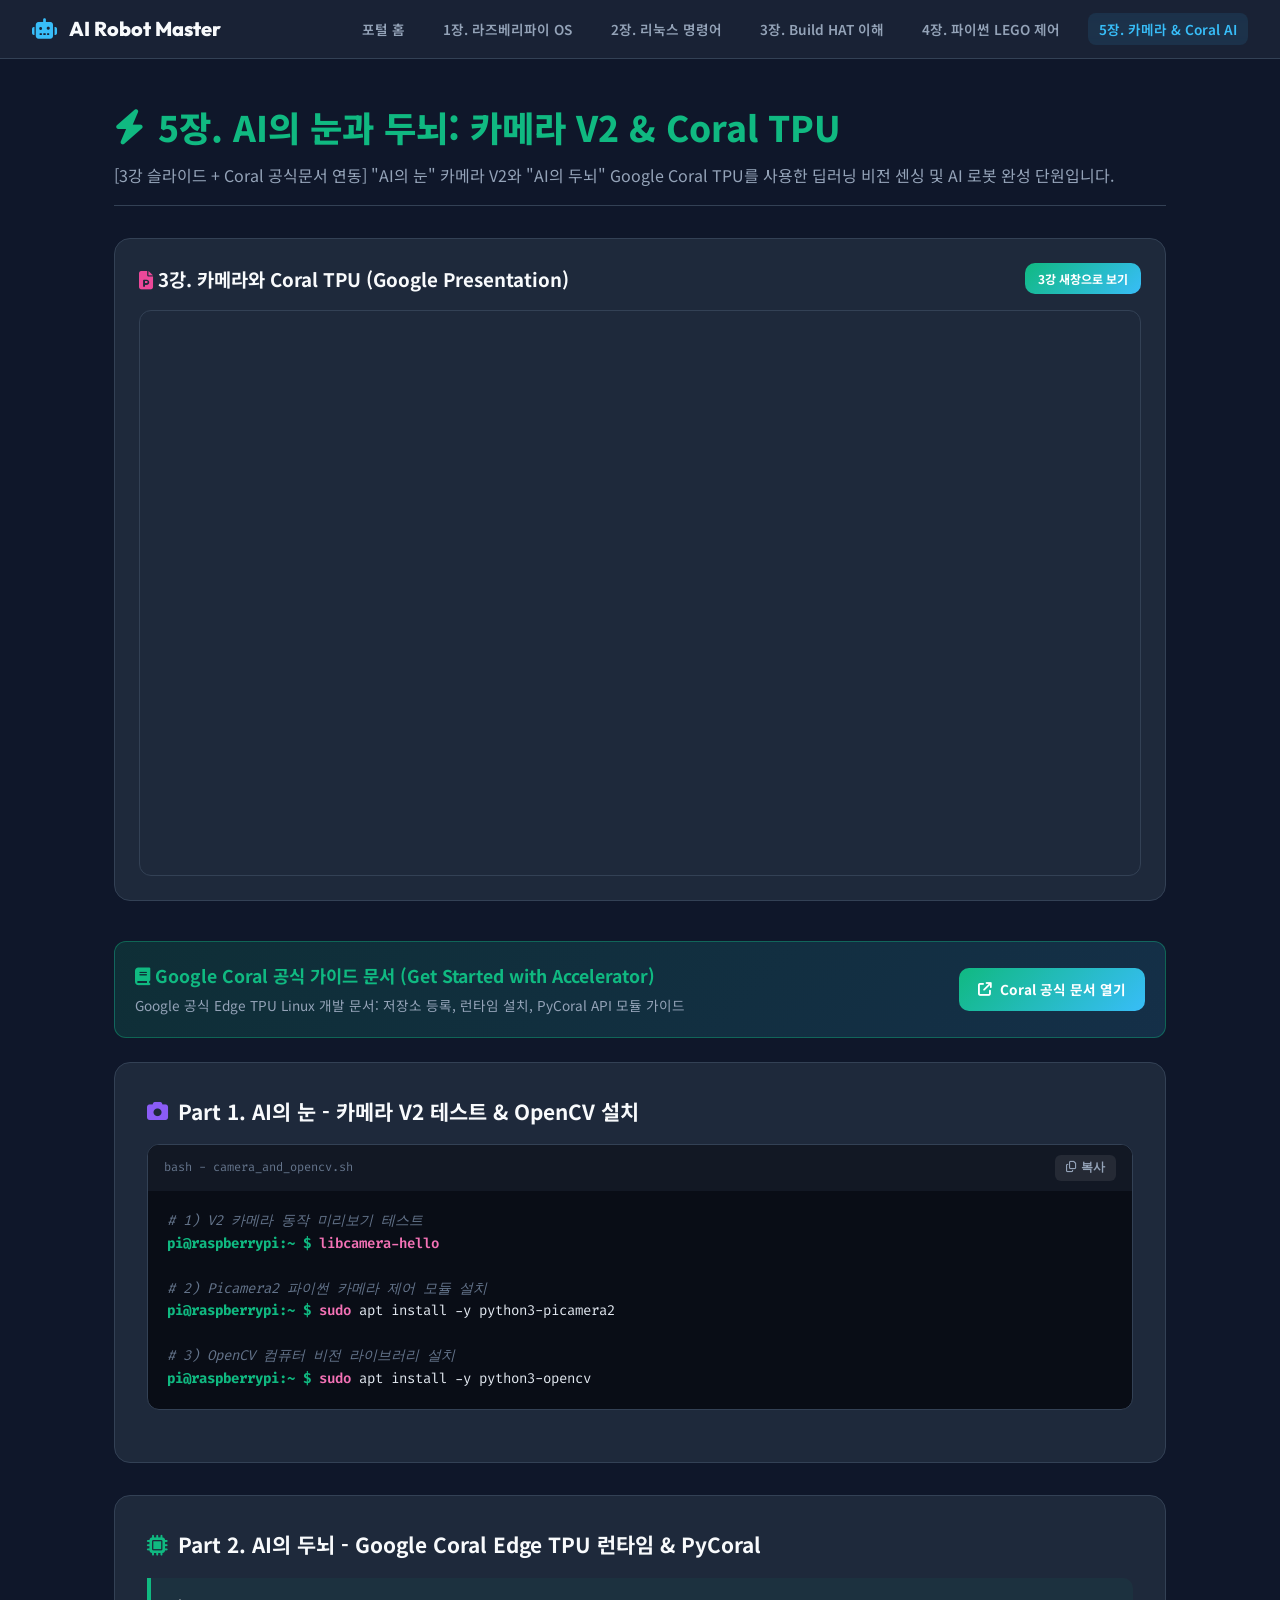
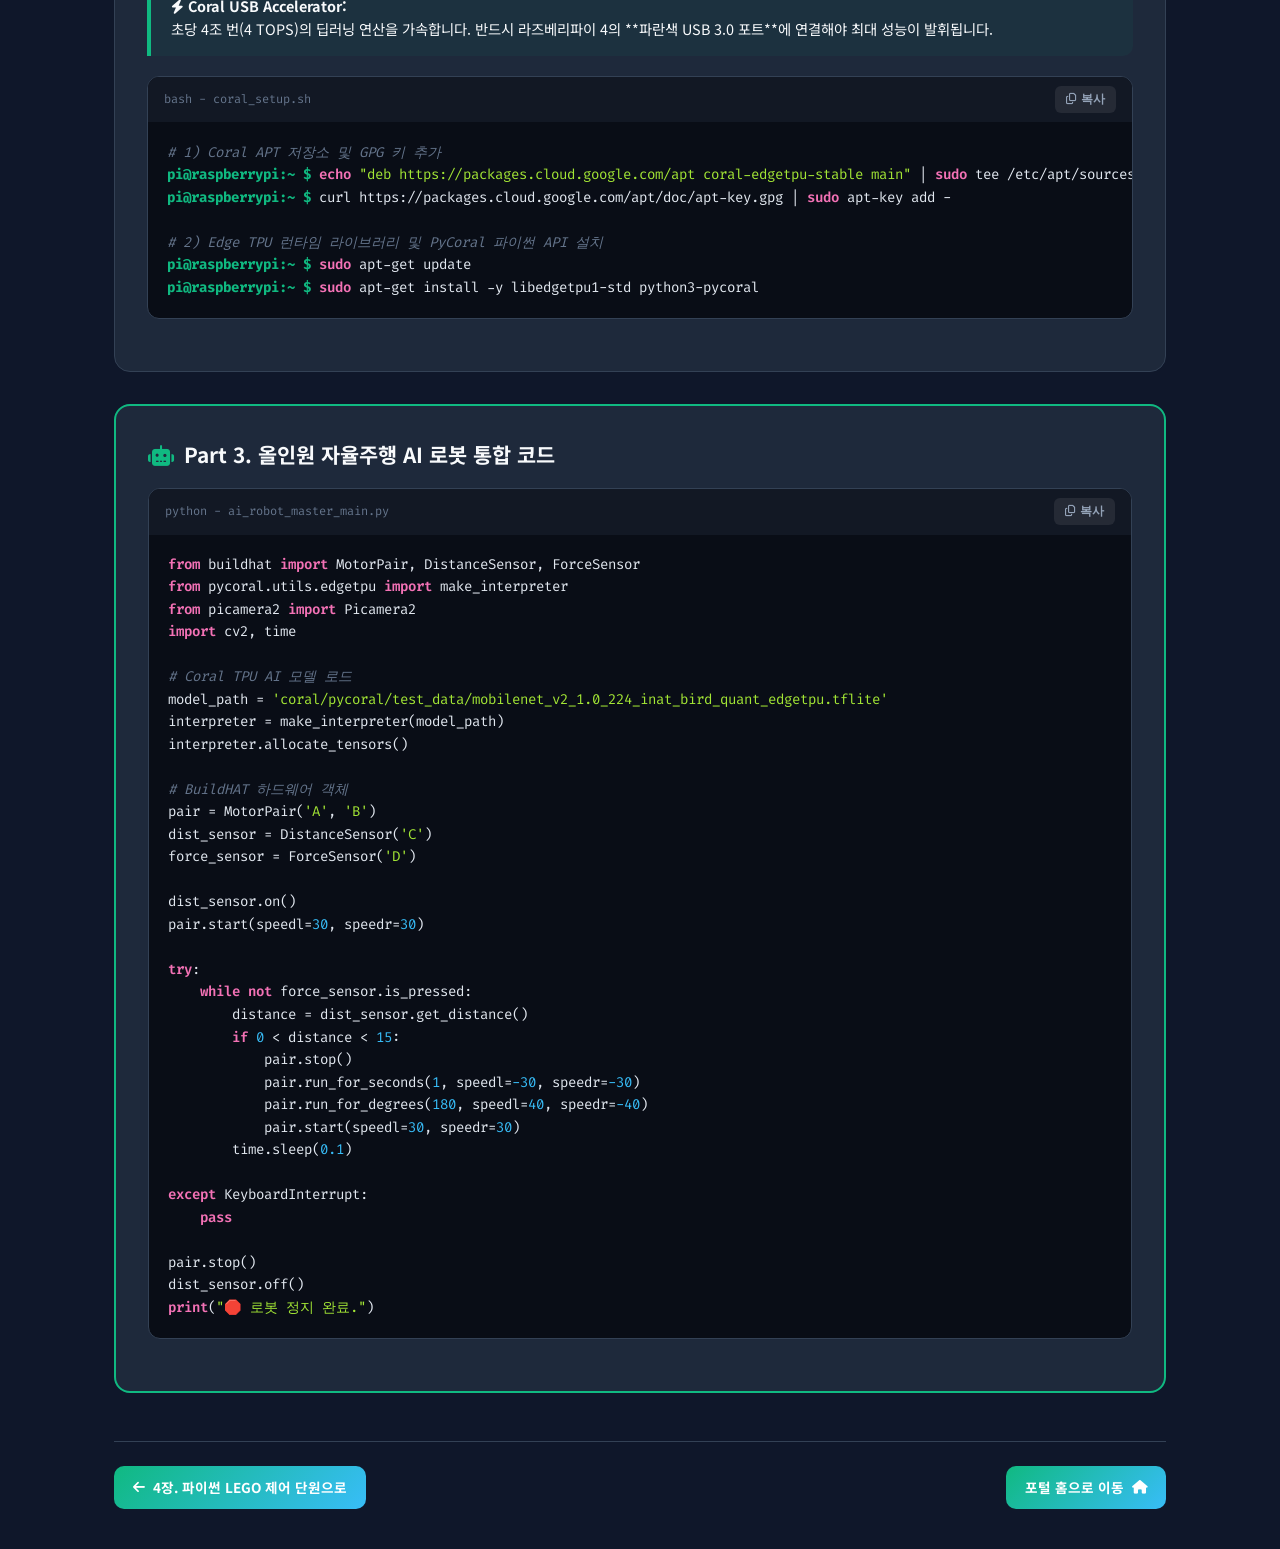
<file: page5_vision_coral_ai.html>
<!DOCTYPE html>
<html lang="ko">
<head>
  <meta charset="UTF-8">
  <meta name="viewport" content="width=device-width, initial-scale=1.0">
  <title>5장. AI의 눈과 두뇌: 카메라 V2 & Coral TPU - AI 로봇 마스터</title>
  
  <link rel="preconnect" href="https://fonts.googleapis.com">
  <link rel="preconnect" href="https://fonts.gstatic.com" crossorigin>
  <link href="https://fonts.googleapis.com/css2?family=Noto+Sans+KR:wght@300;400;500;700;900&family=Fira+Code:wght@400;600&family=Outfit:wght@600;800&display=swap" rel="stylesheet">
  <link rel="stylesheet" href="https://cdnjs.cloudflare.com/ajax/libs/font-awesome/6.4.0/css/all.min.css">

  <style>
    :root {
      --bg-primary: #0f172a;
      --bg-secondary: #1e293b;
      --bg-card: #1e293b;
      --bg-terminal: #090d16;
      --text-main: #f8fafc;
      --text-muted: #94a3b8;
      --text-dim: #64748b;
      --accent-cyan: #38bdf8;
      --accent-blue: #3b82f6;
      --accent-purple: #8b5cf6;
      --accent-pink: #ec4899;
      --accent-green: #10b981;
      --accent-amber: #f59e0b;
      --border-color: #334155;
      --glass-bg: rgba(30, 41, 59, 0.7);
      --font-sans: 'Noto Sans KR', sans-serif;
      --font-code: 'Fira Code', monospace;
      --font-title: 'Outfit', 'Noto Sans KR', sans-serif;
    }

    [data-theme="light"] {
      --bg-primary: #f8fafc;
      --bg-secondary: #ffffff;
      --bg-card: #ffffff;
      --bg-terminal: #1e293b;
      --text-main: #0f172a;
      --text-muted: #475569;
      --text-dim: #94a3b8;
      --border-color: #e2e8f0;
      --glass-bg: rgba(255, 255, 255, 0.8);
    }

    * { box-sizing: border-box; margin: 0; padding: 0; }
    html { scroll-behavior: smooth; }
    body { font-family: var(--font-sans); background-color: var(--bg-primary); color: var(--text-main); line-height: 1.6; }

    .navbar {
      position: sticky; top: 0; z-index: 1000;
      background-color: var(--glass-bg); backdrop-filter: blur(12px);
      border-bottom: 1px solid var(--border-color); padding: 0.8rem 2rem;
      display: flex; align-items: center; justify-content: space-between;
    }
    .nav-brand {
      display: flex; align-items: center; gap: 0.75rem; text-decoration: none;
      color: var(--text-main); font-family: var(--font-title); font-weight: 800; font-size: 1.25rem;
    }
    .nav-brand i { color: var(--accent-cyan); }
    .nav-links { display: flex; gap: 1rem; list-style: none; flex-wrap: wrap; }
    .nav-link {
      color: var(--text-muted); text-decoration: none; font-size: 0.85rem;
      font-weight: 600; padding: 0.4rem 0.7rem; border-radius: 8px; transition: all 0.2s;
    }
    .nav-link:hover, .nav-link.active { color: var(--accent-cyan); background-color: rgba(56, 189, 248, 0.1); }

    .container { max-width: 1100px; margin: 0 auto; padding: 2.5rem 1.5rem; }

    .page-title-box { margin-bottom: 2rem; padding-bottom: 1rem; border-bottom: 1px solid var(--border-color); }
    .page-title-box h1 { font-size: 2.2rem; font-weight: 800; color: var(--accent-green); display: flex; align-items: center; gap: 0.8rem; }

    .slides-container {
      background-color: var(--bg-card); border: 1px solid var(--border-color);
      border-radius: 16px; padding: 1.5rem; margin-bottom: 2.5rem;
    }
    .slides-header { display: flex; align-items: center; justify-content: space-between; margin-bottom: 1rem; }
    .iframe-wrapper {
      position: relative; padding-bottom: 56.25%; height: 0; overflow: hidden;
      border-radius: 12px; border: 1px solid var(--border-color);
    }
    .iframe-wrapper iframe { position: absolute; top: 0; left: 0; width: 100%; height: 100%; }

    .card { background-color: var(--bg-card); border: 1px solid var(--border-color); border-radius: 16px; padding: 2rem; margin-bottom: 2rem; }
    .card-title { font-size: 1.3rem; font-weight: 700; margin-bottom: 1rem; display: flex; align-items: center; gap: 0.6rem; color: var(--text-main); }

    .explanation-box { background-color: rgba(16, 185, 129, 0.05); border-left: 4px solid var(--accent-green); padding: 1rem 1.25rem; border-radius: 0 10px 10px 0; margin-bottom: 1.25rem; font-size: 0.9rem; }

    .official-banner {
      background: linear-gradient(135deg, rgba(16, 185, 129, 0.15), rgba(56, 189, 248, 0.15));
      border: 1px solid rgba(16, 185, 129, 0.4); border-radius: 12px;
      padding: 1.25rem; margin-bottom: 1.5rem; display: flex; align-items: center; justify-content: space-between; flex-wrap: wrap; gap: 1rem;
    }

    .terminal-wrapper { background-color: var(--bg-terminal); border-radius: 12px; border: 1px solid var(--border-color); overflow: hidden; margin-bottom: 1.25rem; }
    .terminal-header { background-color: #121824; padding: 0.6rem 1rem; display: flex; align-items: center; justify-content: space-between; }
    .terminal-title { font-family: var(--font-code); font-size: 0.75rem; color: var(--text-dim); }
    .copy-btn { background: rgba(255, 255, 255, 0.08); border: none; color: var(--text-muted); padding: 0.3rem 0.7rem; border-radius: 6px; font-size: 0.75rem; font-weight: 600; cursor: pointer; transition: all 0.2s; }
    .copy-btn:hover { background-color: var(--accent-green); color: #0f172a; }
    .terminal-body { padding: 1.2rem; overflow-x: auto; }
    pre { font-family: var(--font-code); font-size: 0.88rem; line-height: 1.6; color: #e2e8f0; margin: 0; }
    .cmd-keyword { color: #f472b6; font-weight: 600; }
    .cmd-string { color: #a3e635; }
    .cmd-arg { color: #38bdf8; }
    .cmd-comment { color: #64748b; font-style: italic; }
    .cmd-prompt { color: #10b981; margin-right: 0.5rem; font-weight: 700; }

    .btn-action { display: inline-flex; align-items: center; gap: 0.5rem; padding: 0.65rem 1.2rem; border-radius: 10px; font-size: 0.85rem; font-weight: 700; text-decoration: none; transition: all 0.2s; border: none; cursor: pointer; }
    .btn-primary { background: linear-gradient(135deg, var(--accent-green), var(--accent-cyan)); color: #fff; }

    .page-nav-bottom { display: flex; justify-content: space-between; margin-top: 3rem; padding-top: 1.5rem; border-top: 1px solid var(--border-color); }

    .toast { position: fixed; bottom: 2rem; left: 50%; transform: translateX(-50%) translateY(100px); background-color: var(--accent-green); color: #fff; padding: 0.75rem 1.5rem; border-radius: 30px; font-weight: 700; font-size: 0.9rem; opacity: 0; transition: all 0.3s; }
    .toast.show { transform: translateX(-50%) translateY(0); opacity: 1; }
  </style>
</head>
<body>

  <!-- Navbar -->
  <nav class="navbar">
    <a href="index.html" class="nav-brand"><i class="fa-solid fa-robot"></i> AI Robot Master</a>
    <ul class="nav-links">
      <li><a href="index.html" class="nav-link">포털 홈</a></li>
      <li><a href="page1_os_setup.html" class="nav-link">1장. 라즈베리파이 OS</a></li>
      <li><a href="page2_linux_cmd.html" class="nav-link">2장. 리눅스 명령어</a></li>
      <li><a href="page3_buildhat_hardware.html" class="nav-link">3장. Build HAT 이해</a></li>
      <li><a href="page4_spike_python.html" class="nav-link">4장. 파이썬 LEGO 제어</a></li>
      <li><a href="page5_vision_coral_ai.html" class="nav-link active">5장. 카메라 & Coral AI</a></li>
    </ul>
  </nav>

  <div class="container">

    <div class="page-title-box">
      <h1><i class="fa-solid fa-bolt"></i> 5장. AI의 눈과 두뇌: 카메라 V2 & Coral TPU</h1>
      <p style="color: var(--text-muted); margin-top: 0.5rem;">
        [3강 슬라이드 + Coral 공식문서 연동] "AI의 눈" 카메라 V2와 "AI의 두뇌" Google Coral TPU를 사용한 딥러닝 비전 센싱 및 AI 로봇 완성 단원입니다.
      </p>
    </div>

    <!-- Slide Deck Section: 3강 -->
    <section class="slides-container">
      <div class="slides-header">
        <h3><i class="fa-solid fa-file-powerpoint" style="color: var(--accent-pink);"></i> 3강. 카메라와 Coral TPU (Google Presentation)</h3>
        <a href="https://docs.google.com/presentation/d/1kTw_YZ8ZJO2AhwkVDGsjVGbQ5HertsfsEUopQCQKJ18/edit?usp=sharing" target="_blank" class="btn-action btn-primary" style="font-size:0.75rem; padding: 0.4rem 0.8rem;">
          3강 새창으로 보기
        </a>
      </div>
      <div class="iframe-wrapper">
        <iframe src="https://docs.google.com/presentation/d/1kTw_YZ8ZJO2AhwkVDGsjVGbQ5HertsfsEUopQCQKJ18/embed?start=false&loop=false&delayms=3000" frameborder="0" allowfullscreen="true"></iframe>
      </div>
    </section>

    <!-- Official Coral Docs Banner -->
    <div class="official-banner">
      <div>
        <h4 style="color: var(--accent-green); font-size: 1.1rem; margin-bottom: 0.3rem;">
          <i class="fa-solid fa-book"></i> Google Coral 공식 가이드 문서 (Get Started with Accelerator)
        </h4>
        <p style="font-size: 0.85rem; color: var(--text-muted);">
          Google 공식 Edge TPU Linux 개발 문서: 저장소 등록, 런타임 설치, PyCoral API 모듈 가이드
        </p>
      </div>
      <a href="https://gweb-coral-full.uc.r.appspot.com/docs/accelerator/get-started/#runtime-on-linux" target="_blank" class="btn-action btn-primary">
        <i class="fa-solid fa-arrow-up-right-from-square"></i> Coral 공식 문서 열기
      </a>
    </div>

    <!-- Part 1: AI Vision Camera V2 & OpenCV -->
    <article class="card">
      <div class="card-title">
        <i class="fa-solid fa-camera" style="color: var(--accent-purple);"></i> Part 1. AI의 눈 - 카메라 V2 테스트 & OpenCV 설치
      </div>

      <div class="terminal-wrapper">
        <div class="terminal-header">
          <span class="terminal-title">bash - camera_and_opencv.sh</span>
          <button class="copy-btn" onclick="copyCode(this)"><i class="fa-regular fa-copy"></i> 복사</button>
        </div>
        <div class="terminal-body">
          <pre><span class="cmd-comment"># 1) V2 카메라 동작 미리보기 테스트</span>
<span class="cmd-prompt">pi@raspberrypi:~ $</span><span class="cmd-keyword">libcamera-hello</span>

<span class="cmd-comment"># 2) Picamera2 파이썬 카메라 제어 모듈 설치</span>
<span class="cmd-prompt">pi@raspberrypi:~ $</span><span class="cmd-keyword">sudo</span> apt install -y python3-picamera2

<span class="cmd-comment"># 3) OpenCV 컴퓨터 비전 라이브러리 설치</span>
<span class="cmd-prompt">pi@raspberrypi:~ $</span><span class="cmd-keyword">sudo</span> apt install -y python3-opencv</pre>
        </div>
      </div>
    </article>

    <!-- Part 2: Coral TPU AI Accelerator -->
    <article class="card">
      <div class="card-title">
        <i class="fa-solid fa-microchip" style="color: var(--accent-green);"></i> Part 2. AI의 두뇌 - Google Coral Edge TPU 런타임 & PyCoral
      </div>

      <div class="explanation-box">
        <p><strong><i class="fa-solid fa-bolt"></i> Coral USB Accelerator:</strong></p>
        <p>초당 4조 번(4 TOPS)의 딥러닝 연산을 가속합니다. 반드시 라즈베리파이 4의 **파란색 USB 3.0 포트**에 연결해야 최대 성능이 발휘됩니다.</p>
      </div>

      <div class="terminal-wrapper">
        <div class="terminal-header">
          <span class="terminal-title">bash - coral_setup.sh</span>
          <button class="copy-btn" onclick="copyCode(this)"><i class="fa-regular fa-copy"></i> 복사</button>
        </div>
        <div class="terminal-body">
          <pre><span class="cmd-comment"># 1) Coral APT 저장소 및 GPG 키 추가</span>
<span class="cmd-prompt">pi@raspberrypi:~ $</span><span class="cmd-keyword">echo</span> <span class="cmd-string">"deb https://packages.cloud.google.com/apt coral-edgetpu-stable main"</span> | <span class="cmd-keyword">sudo</span> tee /etc/apt/sources.list.d/coral-edgetpu.list
<span class="cmd-prompt">pi@raspberrypi:~ $</span>curl https://packages.cloud.google.com/apt/doc/apt-key.gpg | <span class="cmd-keyword">sudo</span> apt-key add -

<span class="cmd-comment"># 2) Edge TPU 런타임 라이브러리 및 PyCoral 파이썬 API 설치</span>
<span class="cmd-prompt">pi@raspberrypi:~ $</span><span class="cmd-keyword">sudo</span> apt-get update
<span class="cmd-prompt">pi@raspberrypi:~ $</span><span class="cmd-keyword">sudo</span> apt-get install -y libedgetpu1-std python3-pycoral</pre>
        </div>
      </div>
    </article>

    <!-- Part 3: All in One AI Robot Code -->
    <article class="card" style="border: 2px solid var(--accent-green);">
      <div class="card-title">
        <i class="fa-solid fa-robot" style="color: var(--accent-green);"></i> Part 3. 올인원 자율주행 AI 로봇 통합 코드
      </div>

      <div class="terminal-wrapper">
        <div class="terminal-header">
          <span class="terminal-title">python - ai_robot_master_main.py</span>
          <button class="copy-btn" onclick="copyCode(this)"><i class="fa-regular fa-copy"></i> 복사</button>
        </div>
        <div class="terminal-body">
          <pre><span class="cmd-keyword">from</span> buildhat <span class="cmd-keyword">import</span> MotorPair, DistanceSensor, ForceSensor
<span class="cmd-keyword">from</span> pycoral.utils.edgetpu <span class="cmd-keyword">import</span> make_interpreter
<span class="cmd-keyword">from</span> picamera2 <span class="cmd-keyword">import</span> Picamera2
<span class="cmd-keyword">import</span> cv2, time

<span class="cmd-comment"># Coral TPU AI 모델 로드</span>
model_path = <span class="cmd-string">'coral/pycoral/test_data/mobilenet_v2_1.0_224_inat_bird_quant_edgetpu.tflite'</span>
interpreter = make_interpreter(model_path)
interpreter.allocate_tensors()

<span class="cmd-comment"># BuildHAT 하드웨어 객체</span>
pair = MotorPair(<span class="cmd-string">'A'</span>, <span class="cmd-string">'B'</span>)
dist_sensor = DistanceSensor(<span class="cmd-string">'C'</span>)
force_sensor = ForceSensor(<span class="cmd-string">'D'</span>)

dist_sensor.on()
pair.start(speedl=<span class="cmd-arg">30</span>, speedr=<span class="cmd-arg">30</span>)

<span class="cmd-keyword">try</span>:
    <span class="cmd-keyword">while</span> <span class="cmd-keyword">not</span> force_sensor.is_pressed:
        distance = dist_sensor.get_distance()
        <span class="cmd-keyword">if</span> <span class="cmd-arg">0</span> < distance < <span class="cmd-arg">15</span>:
            pair.stop()
            pair.run_for_seconds(<span class="cmd-arg">1</span>, speedl=<span class="cmd-arg">-30</span>, speedr=<span class="cmd-arg">-30</span>)
            pair.run_for_degrees(<span class="cmd-arg">180</span>, speedl=<span class="cmd-arg">40</span>, speedr=<span class="cmd-arg">-40</span>)
            pair.start(speedl=<span class="cmd-arg">30</span>, speedr=<span class="cmd-arg">30</span>)
        time.sleep(<span class="cmd-arg">0.1</span>)

<span class="cmd-keyword">except</span> KeyboardInterrupt:
    <span class="cmd-keyword">pass</span>

pair.stop()
dist_sensor.off()
<span class="cmd-keyword">print</span>(<span class="cmd-string">"🛑 로봇 정지 완료."</span>)</pre>
        </div>
      </div>
    </article>

    <!-- Bottom Nav -->
    <div class="page-nav-bottom">
      <a href="page4_spike_python.html" class="btn-action btn-primary"><i class="fa-solid fa-arrow-left"></i> 4장. 파이썬 LEGO 제어 단원으로</a>
      <a href="index.html" class="btn-action btn-primary">포털 홈으로 이동 <i class="fa-solid fa-house"></i></a>
    </div>

  </div>

  <div class="toast" id="toast"><i class="fa-solid fa-circle-check"></i> 명령어가 클립보드에 복사되었습니다!</div>

  <script>
    function copyCode(btn) {
      const pre = btn.closest('.terminal-wrapper').querySelector('pre');
      let text = pre.innerText.replace(/pi@raspberrypi:[^$]*\$\s*/g, '');
      navigator.clipboard.writeText(text).then(() => {
        const toast = document.getElementById('toast');
        toast.classList.add('show');
        setTimeout(() => toast.classList.remove('show'), 2500);
      });
    }
  </script>
</body>
</html>
</file>
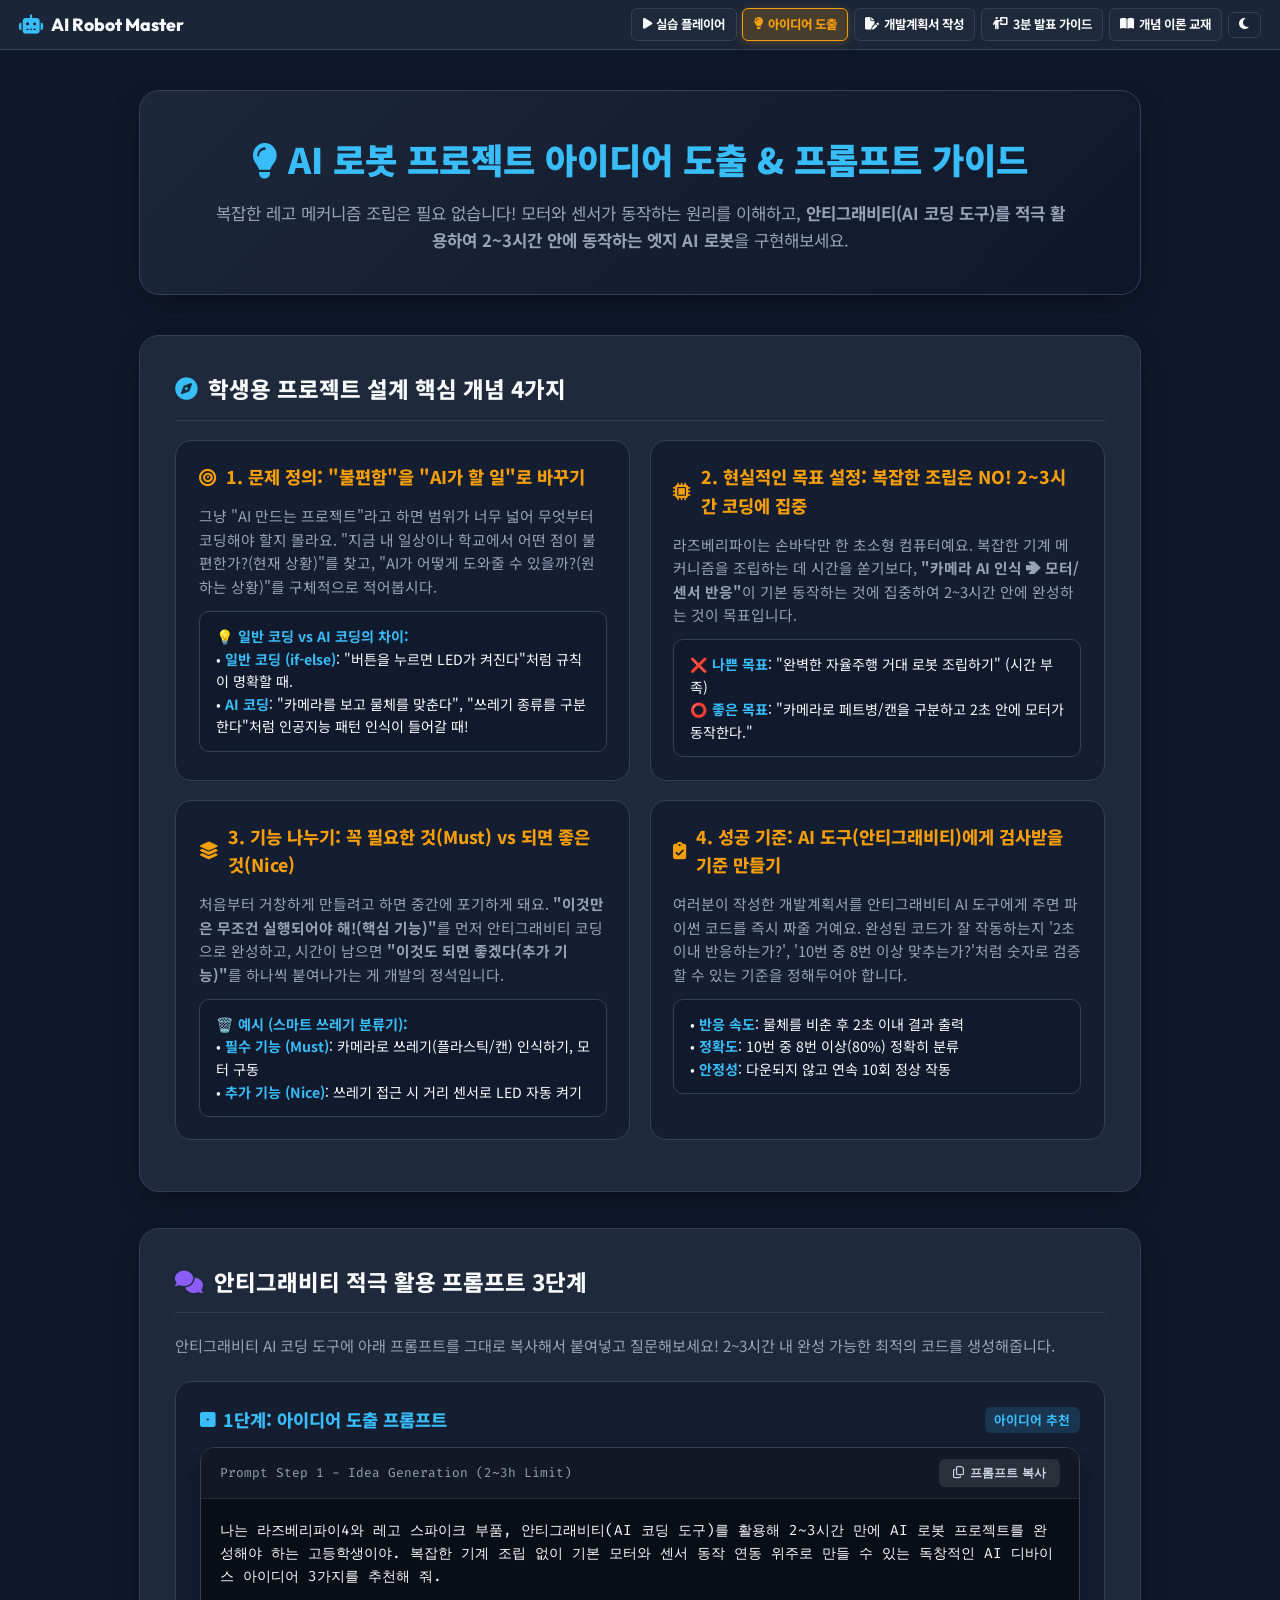
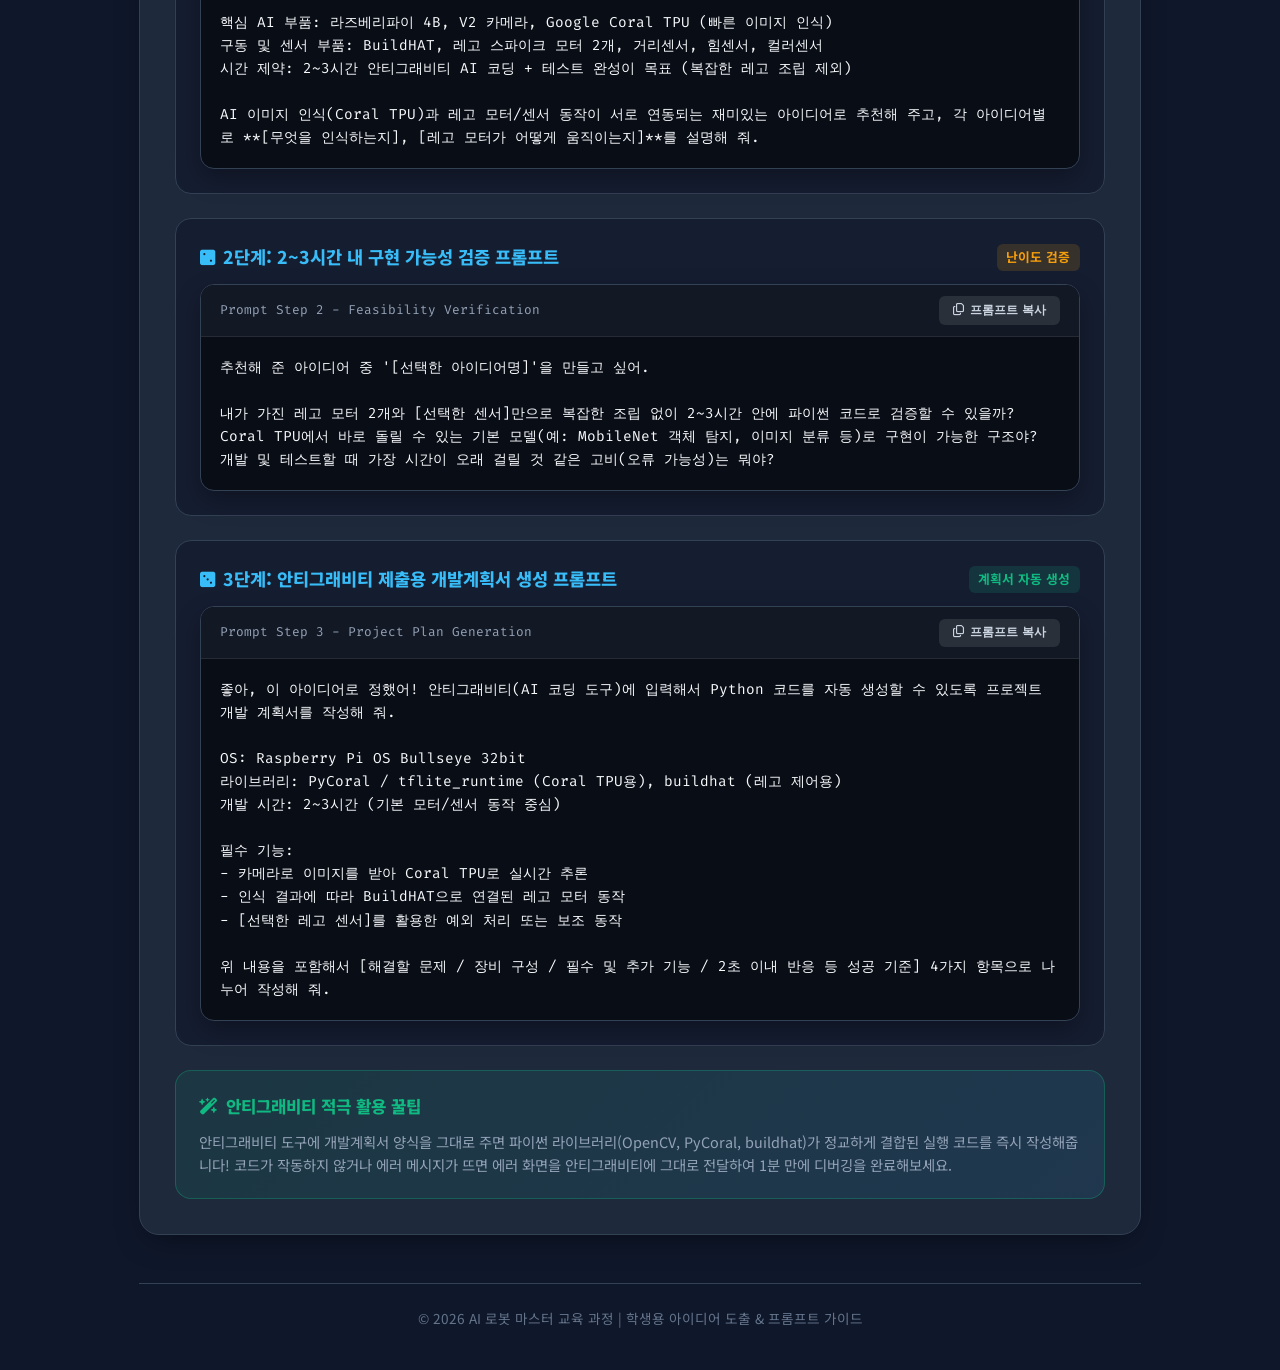
<file: page_idea_generation.html>
<!DOCTYPE html>
<html lang="ko">
<head>
  <meta charset="UTF-8">
  <meta name="viewport" content="width=device-width, initial-scale=1.0">
  <title>아이디어 도출 & 프롬프트 가이드 - AI 로봇 마스터 과정</title>
  
  <!-- Google Fonts & FontAwesome Icons -->
  <link rel="preconnect" href="https://fonts.googleapis.com">
  <link rel="preconnect" href="https://fonts.gstatic.com" crossorigin>
  <link href="https://fonts.googleapis.com/css2?family=Noto+Sans+KR:wght@300;400;500;700;900&family=Fira+Code:wght@400;600&family=Outfit:wght@600;800&display=swap" rel="stylesheet">
  <link rel="stylesheet" href="https://cdnjs.cloudflare.com/ajax/libs/font-awesome/6.4.0/css/all.min.css">

  <style>
    :root {
      --bg-primary: #0f172a;
      --bg-secondary: #1e293b;
      --bg-card: #1e293b;
      --bg-box-inner: rgba(15, 23, 42, 0.6);
      --bg-terminal: #090d16;
      --text-main: #f8fafc;
      --text-muted: #94a3b8;
      --text-dim: #64748b;
      --accent-cyan: #38bdf8;
      --accent-blue: #3b82f6;
      --accent-purple: #8b5cf6;
      --accent-pink: #ec4899;
      --accent-green: #10b981;
      --accent-amber: #f59e0b;
      --border-color: #334155;
      --glass-bg: rgba(30, 41, 59, 0.85);
      --shadow-lg: 0 10px 30px -10px rgba(0, 0, 0, 0.5);
      --font-sans: 'Noto Sans KR', sans-serif;
      --font-code: 'Fira Code', monospace;
      --font-title: 'Outfit', 'Noto Sans KR', sans-serif;
      --card-gradient: linear-gradient(135deg, rgba(30, 41, 59, 0.9), rgba(15, 23, 42, 0.95));
      --table-th-bg: rgba(56, 189, 248, 0.15);
      --table-td-bg: rgba(15, 23, 42, 0.4);
    }

    [data-theme="light"] {
      --bg-primary: #f8fafc;
      --bg-secondary: #ffffff;
      --bg-card: #ffffff;
      --bg-box-inner: #f8fafc;
      --bg-terminal: #1e293b;
      --text-main: #0f172a;
      --text-muted: #334155;
      --text-dim: #64748b;
      --border-color: #cbd5e1;
      --glass-bg: rgba(255, 255, 255, 0.9);
      --shadow-lg: 0 10px 25px -5px rgba(0, 0, 0, 0.08);
      --accent-cyan: #0284c7;
      --accent-blue: #2563eb;
      --accent-purple: #7c3aed;
      --accent-pink: #db2777;
      --accent-green: #059669;
      --accent-amber: #d97706;
      --card-gradient: linear-gradient(135deg, #ffffff, #f1f5f9);
      --table-th-bg: rgba(2, 132, 199, 0.12);
      --table-td-bg: #ffffff;
    }

    * { box-sizing: border-box; margin: 0; padding: 0; }
    html { scroll-behavior: smooth; }
    body {
      font-family: var(--font-sans);
      background-color: var(--bg-primary);
      color: var(--text-main);
      line-height: 1.6;
      transition: background-color 0.3s, color 0.3s;
      overflow-x: hidden;
    }

    header {
      position: sticky; top: 0; z-index: 1000;
      background-color: var(--glass-bg);
      backdrop-filter: blur(12px);
      border-bottom: 1px solid var(--border-color);
      padding: 0.8rem 2rem;
    }

    .header-inner {
      max-width: 1200px; margin: 0 auto;
      display: flex; align-items: center; justify-content: space-between; gap: 1rem; flex-wrap: wrap;
    }

    .brand-logo {
      display: flex; align-items: center; gap: 0.75rem;
      font-family: var(--font-title); font-weight: 800; font-size: 1.2rem;
      color: var(--text-main); text-decoration: none;
    }
    .brand-logo i { color: var(--accent-cyan); font-size: 1.4rem; }

    .nav-group { display: flex; gap: 0.6rem; align-items: center; flex-wrap: wrap; }

    .btn-nav-link {
      background: var(--bg-card); border: 1px solid var(--border-color);
      color: var(--text-main); padding: 0.5rem 1rem; border-radius: 8px; font-weight: 700;
      font-size: 0.85rem; text-decoration: none; display: inline-flex; align-items: center; gap: 0.4rem;
      transition: all 0.2s;
    }
    .btn-nav-link:hover { border-color: var(--accent-cyan); color: var(--accent-cyan); transform: translateY(-1px); }

    .btn-nav-primary {
      background: linear-gradient(135deg, var(--accent-blue), var(--accent-cyan));
      color: #fff; border: none;
    }
    .btn-nav-primary:hover { color: #fff; transform: translateY(-1px); }

    .theme-toggle-btn {
      background: none; border: 1px solid var(--border-color);
      color: var(--text-main); padding: 0.45rem 0.8rem; border-radius: 8px;
      cursor: pointer; font-size: 0.8rem; display: flex; align-items: center; gap: 0.4rem;
    }

    .container { max-width: 1050px; margin: 0 auto; padding: 2.5rem 1.5rem; }

    .hero-banner {
      background: var(--card-gradient); border: 1px solid var(--border-color);
      border-radius: 20px; padding: 2.5rem; margin-bottom: 2.5rem; box-shadow: var(--shadow-lg);
      text-align: center;
    }

    .hero-title { font-size: 2.2rem; font-weight: 900; color: var(--accent-cyan); margin-bottom: 0.8rem; }
    .hero-subtitle { font-size: 1.05rem; color: var(--text-muted); max-width: 850px; margin: 0 auto; line-height: 1.6; }

    .section-card {
      background-color: var(--bg-card); border: 1px solid var(--border-color);
      border-radius: 20px; padding: 2.2rem; margin-bottom: 2.2rem; box-shadow: var(--shadow-lg);
    }

    .section-title {
      font-size: 1.4rem; font-weight: 800; color: var(--text-main);
      display: flex; align-items: center; gap: 0.7rem; margin-bottom: 1.2rem;
      padding-bottom: 0.8rem; border-bottom: 1px solid var(--border-color);
    }

    .concept-grid {
      display: grid; grid-template-columns: repeat(auto-fit, minmax(300px, 1fr)); gap: 1.2rem; margin-bottom: 1rem;
    }

    .concept-card-item {
      background-color: var(--bg-box-inner); border: 1px solid var(--border-color);
      border-radius: 16px; padding: 1.4rem; transition: transform 0.2s, border-color 0.2s;
    }
    .concept-card-item:hover { transform: translateY(-2px); border-color: var(--accent-cyan); }

    .concept-card-header {
      display: flex; align-items: center; gap: 0.6rem; font-size: 1.1rem; font-weight: 800;
      color: var(--accent-amber); margin-bottom: 0.8rem;
    }

    .concept-desc { font-size: 0.92rem; color: var(--text-muted); line-height: 1.6; margin-bottom: 0.8rem; }

    .comparison-box {
      background-color: rgba(15, 23, 42, 0.5); border-radius: 10px; padding: 0.8rem 1rem;
      font-size: 0.88rem; border: 1px solid var(--border-color);
    }
    .comparison-box strong { color: var(--accent-cyan); }

    .prompt-card {
      background-color: var(--bg-box-inner); border: 1px solid var(--border-color);
      border-radius: 16px; padding: 1.5rem; margin-bottom: 1.5rem;
    }

    .prompt-header {
      display: flex; align-items: center; justify-content: space-between; gap: 1rem;
      margin-bottom: 0.8rem; flex-wrap: wrap;
    }

    .prompt-step-title {
      font-size: 1.1rem; font-weight: 800; color: var(--accent-cyan);
      display: flex; align-items: center; gap: 0.5rem;
    }

    .terminal-wrapper {
      background-color: var(--bg-terminal); border-radius: 14px;
      border: 1px solid var(--border-color); overflow: hidden; margin-top: 0.8rem;
      box-shadow: 0 10px 25px rgba(0, 0, 0, 0.3);
    }

    .terminal-header {
      background-color: #121824; padding: 0.7rem 1.2rem;
      display: flex; align-items: center; justify-content: space-between;
      border-bottom: 1px solid rgba(255, 255, 255, 0.08);
    }

    .terminal-title { font-family: var(--font-code); font-size: 0.8rem; color: #94a3b8; }

    .copy-btn {
      background: rgba(255, 255, 255, 0.1); border: none; color: #cbd5e1;
      padding: 0.35rem 0.88rem; border-radius: 6px; font-size: 0.78rem; font-weight: 700;
      cursor: pointer; transition: all 0.2s; display: flex; align-items: center; gap: 0.4rem;
    }

    .copy-btn:hover { background-color: var(--accent-cyan); color: #0f172a; }

    .terminal-body { padding: 1.2rem; overflow-x: auto; }

    pre {
      font-family: var(--font-code); font-size: 0.9rem; line-height: 1.6;
      color: #f8fafc; margin: 0; white-space: pre-wrap; word-break: break-all;
    }

    .tip-box {
      background: linear-gradient(135deg, rgba(16, 185, 129, 0.1), rgba(56, 189, 248, 0.1));
      border: 1px solid rgba(16, 185, 129, 0.3); border-radius: 16px;
      padding: 1.4rem; margin-top: 1.5rem;
    }

    .tip-title {
      font-size: 1.05rem; font-weight: 800; color: var(--accent-green);
      display: flex; align-items: center; gap: 0.5rem; margin-bottom: 0.6rem;
    }

    .toast {
      position: fixed; bottom: 2rem; left: 50%; transform: translateX(-50%) translateY(100px);
      background-color: var(--accent-green); color: #fff; padding: 0.8rem 1.8rem; border-radius: 30px;
      font-weight: 700; font-size: 0.9rem; box-shadow: 0 10px 25px rgba(16, 185, 129, 0.4);
      opacity: 0; transition: all 0.3s; z-index: 10000;
    }
    .toast.show { transform: translateX(-50%) translateY(0); opacity: 1; }

    footer { text-align: center; color: var(--text-dim); font-size: 0.85rem; margin-top: 3rem; padding-top: 1.5rem; border-top: 1px solid var(--border-color); }
  
    /* Unified Navigation Button Styles */
    .btn-nav-link {
      background: var(--bg-card); border: 1px solid var(--border-color);
      color: var(--text-main); padding: 0.35rem 0.65rem; border-radius: 6px; font-weight: 700;
      font-size: 0.78rem; text-decoration: none; display: inline-flex; align-items: center; gap: 0.3rem;
      transition: all 0.2s; white-space: nowrap; flex-shrink: 0;
    }
    .btn-nav-link:hover {
      border-color: var(--accent-cyan); color: var(--accent-cyan); transform: translateY(-1px);
    }
    .btn-nav-link.active-main {
      background: linear-gradient(135deg, var(--accent-blue), var(--accent-cyan)) !important;
      color: #ffffff !important; border-color: transparent !important; font-weight: 800;
      box-shadow: 0 2px 10px rgba(56, 189, 248, 0.3);
    }
    .btn-nav-link.active-idea {
      background: rgba(245, 158, 11, 0.2) !important; border-color: var(--accent-amber) !important;
      color: var(--accent-amber) !important; font-weight: 800;
      box-shadow: 0 2px 10px rgba(245, 158, 11, 0.25);
    }
    .btn-nav-link.active-plan {
      background: rgba(56, 189, 248, 0.2) !important; border-color: var(--accent-cyan) !important;
      color: var(--accent-cyan) !important; font-weight: 800;
      box-shadow: 0 2px 10px rgba(56, 189, 248, 0.25);
    }
    .btn-nav-link.active-speech {
      background: rgba(139, 92, 246, 0.2) !important; border-color: var(--accent-purple) !important;
      color: var(--accent-purple) !important; font-weight: 800;
      box-shadow: 0 2px 10px rgba(139, 92, 246, 0.25);
    }
    .btn-nav-link.active-theory {
      background: rgba(16, 185, 129, 0.2) !important; border-color: var(--accent-green) !important;
      color: var(--accent-green) !important; font-weight: 800;
      box-shadow: 0 2px 10px rgba(16, 185, 129, 0.25);
    }

  
    /* Standard Header Styles across All Pages */
    header {
      position: sticky; top: 0; z-index: 1000;
      background-color: var(--glass-bg);
      backdrop-filter: blur(12px);
      border-bottom: 1px solid var(--border-color);
      padding: 0.5rem 1.2rem;
    }

    .header-inner {
      max-width: 1400px; margin: 0 auto;
      display: flex; align-items: center; justify-content: space-between; gap: 0.5rem; flex-wrap: nowrap;
    }

    .brand-logo {
      display: flex; align-items: center; gap: 0.5rem;
      font-family: var(--font-title); font-weight: 800; font-size: 1.1rem;
      color: var(--text-main); text-decoration: none; white-space: nowrap; flex-shrink: 0;
    }
    .brand-logo i { color: var(--accent-cyan); font-size: 1.2rem; }

    .nav-group { display: flex; gap: 0.35rem; align-items: center; flex-wrap: nowrap; flex-shrink: 0; }

    .theme-toggle-btn {
      background: none; border: 1px solid var(--border-color);
      color: var(--text-main); padding: 0.35rem 0.65rem; border-radius: 6px;
      cursor: pointer; font-size: 0.8rem; display: flex; align-items: center; gap: 0.4rem; flex-shrink: 0;
    }

    /* Unified Navigation Button Styles */
    .btn-nav-link {
      background: var(--bg-card); border: 1px solid var(--border-color);
      color: var(--text-main); padding: 0.35rem 0.65rem; border-radius: 6px; font-weight: 700;
      font-size: 0.78rem; text-decoration: none; display: inline-flex; align-items: center; gap: 0.3rem;
      transition: all 0.2s; white-space: nowrap; flex-shrink: 0;
    }
    .btn-nav-link:hover {
      border-color: var(--accent-cyan); color: var(--accent-cyan); transform: translateY(-1px);
    }
    .btn-nav-link.active-main {
      background: linear-gradient(135deg, var(--accent-blue), var(--accent-cyan)) !important;
      color: #ffffff !important; border-color: transparent !important; font-weight: 800;
      box-shadow: 0 2px 10px rgba(56, 189, 248, 0.3);
    }
    .btn-nav-link.active-idea {
      background: rgba(245, 158, 11, 0.2) !important; border-color: var(--accent-amber) !important;
      color: var(--accent-amber) !important; font-weight: 800;
      box-shadow: 0 2px 10px rgba(245, 158, 11, 0.25);
    }
    .btn-nav-link.active-plan {
      background: rgba(56, 189, 248, 0.2) !important; border-color: var(--accent-cyan) !important;
      color: var(--accent-cyan) !important; font-weight: 800;
      box-shadow: 0 2px 10px rgba(56, 189, 248, 0.25);
    }
    .btn-nav-link.active-speech {
      background: rgba(139, 92, 246, 0.2) !important; border-color: var(--accent-purple) !important;
      color: var(--accent-purple) !important; font-weight: 800;
      box-shadow: 0 2px 10px rgba(139, 92, 246, 0.25);
    }
    .btn-nav-link.active-theory {
      background: rgba(16, 185, 129, 0.2) !important; border-color: var(--accent-green) !important;
      color: var(--accent-green) !important; font-weight: 800;
      box-shadow: 0 2px 10px rgba(16, 185, 129, 0.25);
    }

  </style>
</head>
<body>

    <header>
    <div class="header-inner">
      <a href="index.html" class="brand-logo"><i class="fa-solid fa-robot"></i> AI Robot Master</a>
      <div class="nav-group">
        <a href="index.html" class="btn-nav-link"><i class="fa-solid fa-play"></i> 실습 플레이어</a>
        <a href="page_idea_generation.html" class="btn-nav-link active-idea"><i class="fa-solid fa-lightbulb"></i> 아이디어 도출</a>
        <a href="page_project_plan.html" class="btn-nav-link"><i class="fa-solid fa-file-pen"></i> 개발계획서 작성</a>
        <a href="page_presentation_guide.html" class="btn-nav-link"><i class="fa-solid fa-person-chalkboard"></i> 3분 발표 가이드</a>
        <a href="theory.html" class="btn-nav-link"><i class="fa-solid fa-book-open"></i> 개념 이론 교재</a>
        <button class="theme-toggle-btn" id="themeToggleBtn"><i class="fa-solid fa-moon"></i></button>
      </div>
    </div>
  </header>

  <div class="container">

    <div class="hero-banner">
      <h1 class="hero-title"><i class="fa-solid fa-lightbulb"></i> AI 로봇 프로젝트 아이디어 도출 & 프롬프트 가이드</h1>
      <p class="hero-subtitle">
        복잡한 레고 메커니즘 조립은 필요 없습니다! 모터와 센서가 동작하는 원리를 이해하고, <strong>안티그래비티(AI 코딩 도구)를 적극 활용하여 2~3시간 안에 동작하는 엣지 AI 로봇</strong>을 구현해보세요.
      </p>
    </div>

    <!-- SECTION 1: 4 CORE CONCEPTS FOR STUDENTS -->
    <section class="section-card">
      <h2 class="section-title"><i class="fa-solid fa-compass" style="color: var(--accent-cyan);"></i> 학생용 프로젝트 설계 핵심 개념 4가지</h2>

      <div class="concept-grid">
        
        <!-- Concept 1 -->
        <div class="concept-card-item">
          <div class="concept-card-header">
            <i class="fa-solid fa-bullseye"></i> 1. 문제 정의: "불편함"을 "AI가 할 일"로 바꾸기
          </div>
          <p class="concept-desc">
            그냥 "AI 만드는 프로젝트"라고 하면 범위가 너무 넓어 무엇부터 코딩해야 할지 몰라요. "지금 내 일상이나 학교에서 어떤 점이 불편한가?(현재 상황)"를 찾고, "AI가 어떻게 도와줄 수 있을까?(원하는 상황)"를 구체적으로 적어봅시다.
          </p>
          <div class="comparison-box">
            <strong>💡 일반 코딩 vs AI 코딩의 차이:</strong><br>
            • <strong>일반 코딩 (if-else)</strong>: "버튼을 누르면 LED가 켜진다"처럼 규칙이 명확할 때.<br>
            • <strong>AI 코딩</strong>: "카메라를 보고 물체를 맞춘다", "쓰레기 종류를 구분한다"처럼 인공지능 패턴 인식이 들어갈 때!
          </div>
        </div>

        <!-- Concept 2 -->
        <div class="concept-card-item">
          <div class="concept-card-header">
            <i class="fa-solid fa-microchip"></i> 2. 현실적인 목표 설정: 복잡한 조립은 NO! 2~3시간 코딩에 집중
          </div>
          <p class="concept-desc">
            라즈베리파이는 손바닥만 한 초소형 컴퓨터예요. 복잡한 기계 메커니즘을 조립하는 데 시간을 쏟기보다, <strong>"카메라 AI 인식 ➔ 모터/센서 반응"</strong>이 기본 동작하는 것에 집중하여 2~3시간 안에 완성하는 것이 목표입니다.
          </p>
          <div class="comparison-box">
            ❌ <strong>나쁜 목표</strong>: "완벽한 자율주행 거대 로봇 조립하기" (시간 부족)<br>
            ⭕ <strong>좋은 목표</strong>: "카메라로 페트병/캔을 구분하고 2초 안에 모터가 동작한다."
          </div>
        </div>

        <!-- Concept 3 -->
        <div class="concept-card-item">
          <div class="concept-card-header">
            <i class="fa-solid fa-layer-group"></i> 3. 기능 나누기: 꼭 필요한 것(Must) vs 되면 좋은 것(Nice)
          </div>
          <p class="concept-desc">
            처음부터 거창하게 만들려고 하면 중간에 포기하게 돼요. <strong>"이것만은 무조건 실행되어야 해!(핵심 기능)"</strong>를 먼저 안티그래비티 코딩으로 완성하고, 시간이 남으면 <strong>"이것도 되면 좋겠다(추가 기능)"</strong>를 하나씩 붙여나가는 게 개발의 정석입니다.
          </p>
          <div class="comparison-box">
            <strong>🗑️ 예시 (스마트 쓰레기 분류기):</strong><br>
            • <strong>필수 기능 (Must)</strong>: 카메라로 쓰레기(플라스틱/캔) 인식하기, 모터 구동<br>
            • <strong>추가 기능 (Nice)</strong>: 쓰레기 접근 시 거리 센서로 LED 자동 켜기
          </div>
        </div>

        <!-- Concept 4 -->
        <div class="concept-card-item">
          <div class="concept-card-header">
            <i class="fa-solid fa-clipboard-check"></i> 4. 성공 기준: AI 도구(안티그래비티)에게 검사받을 기준 만들기
          </div>
          <p class="concept-desc">
            여러분이 작성한 개발계획서를 안티그래비티 AI 도구에게 주면 파이썬 코드를 즉시 짜줄 거예요. 완성된 코드가 잘 작동하는지 '2초 이내 반응하는가?', '10번 중 8번 이상 맞추는가?'처럼 숫자로 검증할 수 있는 기준을 정해두어야 합니다.
          </p>
          <div class="comparison-box">
            • <strong>반응 속도</strong>: 물체를 비춘 후 2초 이내 결과 출력<br>
            • <strong>정확도</strong>: 10번 중 8번 이상(80%) 정확히 분류<br>
            • <strong>안정성</strong>: 다운되지 않고 연속 10회 정상 작동
          </div>
        </div>

      </div>
    </section>

    <!-- SECTION 2: 3-STEP AI QUESTION PROMPTS FOR STUDENTS -->
    <section class="section-card">
      <h2 class="section-title"><i class="fa-solid fa-comments" style="color: var(--accent-purple);"></i> 안티그래비티 적극 활용 프롬프트 3단계</h2>
      <p style="font-size:0.95rem; color:var(--text-muted); margin-bottom:1.5rem;">
        안티그래비티 AI 코딩 도구에 아래 프롬프트를 그대로 복사해서 붙여넣고 질문해보세요! 2~3시간 내 완성 가능한 최적의 코드를 생성해줍니다.
      </p>

      <!-- PROMPT STEP 1 -->
      <div class="prompt-card">
        <div class="prompt-header">
          <div class="prompt-step-title"><i class="fa-solid fa-dice-one"></i> 1단계: 아이디어 도출 프롬프트</div>
          <span style="font-size:0.8rem; font-weight:700; color:var(--accent-cyan); background:rgba(56,189,248,0.15); padding:0.2rem 0.6rem; border-radius:6px;">아이디어 추천</span>
        </div>
        <div class="terminal-wrapper">
          <div class="terminal-header">
            <span class="terminal-title">Prompt Step 1 - Idea Generation (2~3h Limit)</span>
            <button class="copy-btn" onclick="copyCode(this)"><i class="fa-regular fa-copy"></i> 프롬프트 복사</button>
          </div>
          <div class="terminal-body">
            <pre>나는 라즈베리파이4와 레고 스파이크 부품, 안티그래비티(AI 코딩 도구)를 활용해 2~3시간 만에 AI 로봇 프로젝트를 완성해야 하는 고등학생이야. 복잡한 기계 조립 없이 기본 모터와 센서 동작 연동 위주로 만들 수 있는 독창적인 AI 디바이스 아이디어 3가지를 추천해 줘.

핵심 AI 부품: 라즈베리파이 4B, V2 카메라, Google Coral TPU (빠른 이미지 인식)
구동 및 센서 부품: BuildHAT, 레고 스파이크 모터 2개, 거리센서, 힘센서, 컬러센서
시간 제약: 2~3시간 안티그래비티 AI 코딩 + 테스트 완성이 목표 (복잡한 레고 조립 제외)

AI 이미지 인식(Coral TPU)과 레고 모터/센서 동작이 서로 연동되는 재미있는 아이디어로 추천해 주고, 각 아이디어별로 **[무엇을 인식하는지], [레고 모터가 어떻게 움직이는지]**를 설명해 줘.</pre>
          </div>
        </div>
      </div>

      <!-- PROMPT STEP 2 -->
      <div class="prompt-card">
        <div class="prompt-header">
          <div class="prompt-step-title"><i class="fa-solid fa-dice-two"></i> 2단계: 2~3시간 내 구현 가능성 검증 프롬프트</div>
          <span style="font-size:0.8rem; font-weight:700; color:var(--accent-amber); background:rgba(245,158,11,0.15); padding:0.2rem 0.6rem; border-radius:6px;">난이도 검증</span>
        </div>
        <div class="terminal-wrapper">
          <div class="terminal-header">
            <span class="terminal-title">Prompt Step 2 - Feasibility Verification</span>
            <button class="copy-btn" onclick="copyCode(this)"><i class="fa-regular fa-copy"></i> 프롬프트 복사</button>
          </div>
          <div class="terminal-body">
            <pre>추천해 준 아이디어 중 '[선택한 아이디어명]'을 만들고 싶어.

내가 가진 레고 모터 2개와 [선택한 센서]만으로 복잡한 조립 없이 2~3시간 안에 파이썬 코드로 검증할 수 있을까?
Coral TPU에서 바로 돌릴 수 있는 기본 모델(예: MobileNet 객체 탐지, 이미지 분류 등)로 구현이 가능한 구조야?
개발 및 테스트할 때 가장 시간이 오래 걸릴 것 같은 고비(오류 가능성)는 뭐야?</pre>
          </div>
        </div>
      </div>

      <!-- PROMPT STEP 3 -->
      <div class="prompt-card">
        <div class="prompt-header">
          <div class="prompt-step-title"><i class="fa-solid fa-dice-three"></i> 3단계: 안티그래비티 제출용 개발계획서 생성 프롬프트</div>
          <span style="font-size:0.8rem; font-weight:700; color:var(--accent-green); background:rgba(16,185,129,0.15); padding:0.2rem 0.6rem; border-radius:6px;">계획서 자동 생성</span>
        </div>
        <div class="terminal-wrapper">
          <div class="terminal-header">
            <span class="terminal-title">Prompt Step 3 - Project Plan Generation</span>
            <button class="copy-btn" onclick="copyCode(this)"><i class="fa-regular fa-copy"></i> 프롬프트 복사</button>
          </div>
          <div class="terminal-body">
            <pre>좋아, 이 아이디어로 정했어! 안티그래비티(AI 코딩 도구)에 입력해서 Python 코드를 자동 생성할 수 있도록 프로젝트 개발 계획서를 작성해 줘.

OS: Raspberry Pi OS Bullseye 32bit
라이브러리: PyCoral / tflite_runtime (Coral TPU용), buildhat (레고 제어용)
개발 시간: 2~3시간 (기본 모터/센서 동작 중심)

필수 기능:
- 카메라로 이미지를 받아 Coral TPU로 실시간 추론
- 인식 결과에 따라 BuildHAT으로 연결된 레고 모터 동작
- [선택한 레고 센서]를 활용한 예외 처리 또는 보조 동작

위 내용을 포함해서 [해결할 문제 / 장비 구성 / 필수 및 추가 기능 / 2초 이내 반응 등 성공 기준] 4가지 항목으로 나누어 작성해 줘.</pre>
          </div>
        </div>
      </div>

      <!-- TEACHER & ANTiGRAVITY TIPS -->
      <div class="tip-box">
        <div class="tip-title"><i class="fa-solid fa-wand-magic-sparkles"></i> 안티그래비티 적극 활용 꿀팁</div>
        <p style="font-size:0.9rem; color:var(--text-muted); line-height:1.6;">
          안티그래비티 도구에 개발계획서 양식을 그대로 주면 파이썬 라이브러리(OpenCV, PyCoral, buildhat)가 정교하게 결합된 실행 코드를 즉시 작성해줍니다! 코드가 작동하지 않거나 에러 메시지가 뜨면 에러 화면을 안티그래비티에 그대로 전달하여 1분 만에 디버깅을 완료해보세요.
        </p>
      </div>

    </section>

    <footer>
      <p>© 2026 AI 로봇 마스터 교육 과정 | 학생용 아이디어 도출 & 프롬프트 가이드</p>
    </footer>

  </div>

  <div class="toast" id="toast"><i class="fa-solid fa-circle-check"></i> 프롬프트가 클립보드에 복사되었습니다!</div>

  <script>
    // Theme Toggle
    const themeBtn = document.getElementById('themeToggleBtn');
    let isDark = true;
    themeBtn.addEventListener('click', () => {
      isDark = !isDark;
      if (isDark) {
        document.documentElement.removeAttribute('data-theme');
        themeBtn.innerHTML = '<i class="fa-solid fa-moon"></i>';
      } else {
        document.documentElement.setAttribute('data-theme', 'light');
        themeBtn.innerHTML = '<i class="fa-solid fa-sun"></i>';
      }
    });

    // Copy Code
    function copyCode(btn) {
      const pre = btn.closest('.terminal-wrapper').querySelector('pre');
      navigator.clipboard.writeText(pre.innerText).then(() => {
        const toast = document.getElementById('toast');
        toast.classList.add('show');
        setTimeout(() => toast.classList.remove('show'), 2500);
      });
    }
  </script>
</body>
</html>
</file>
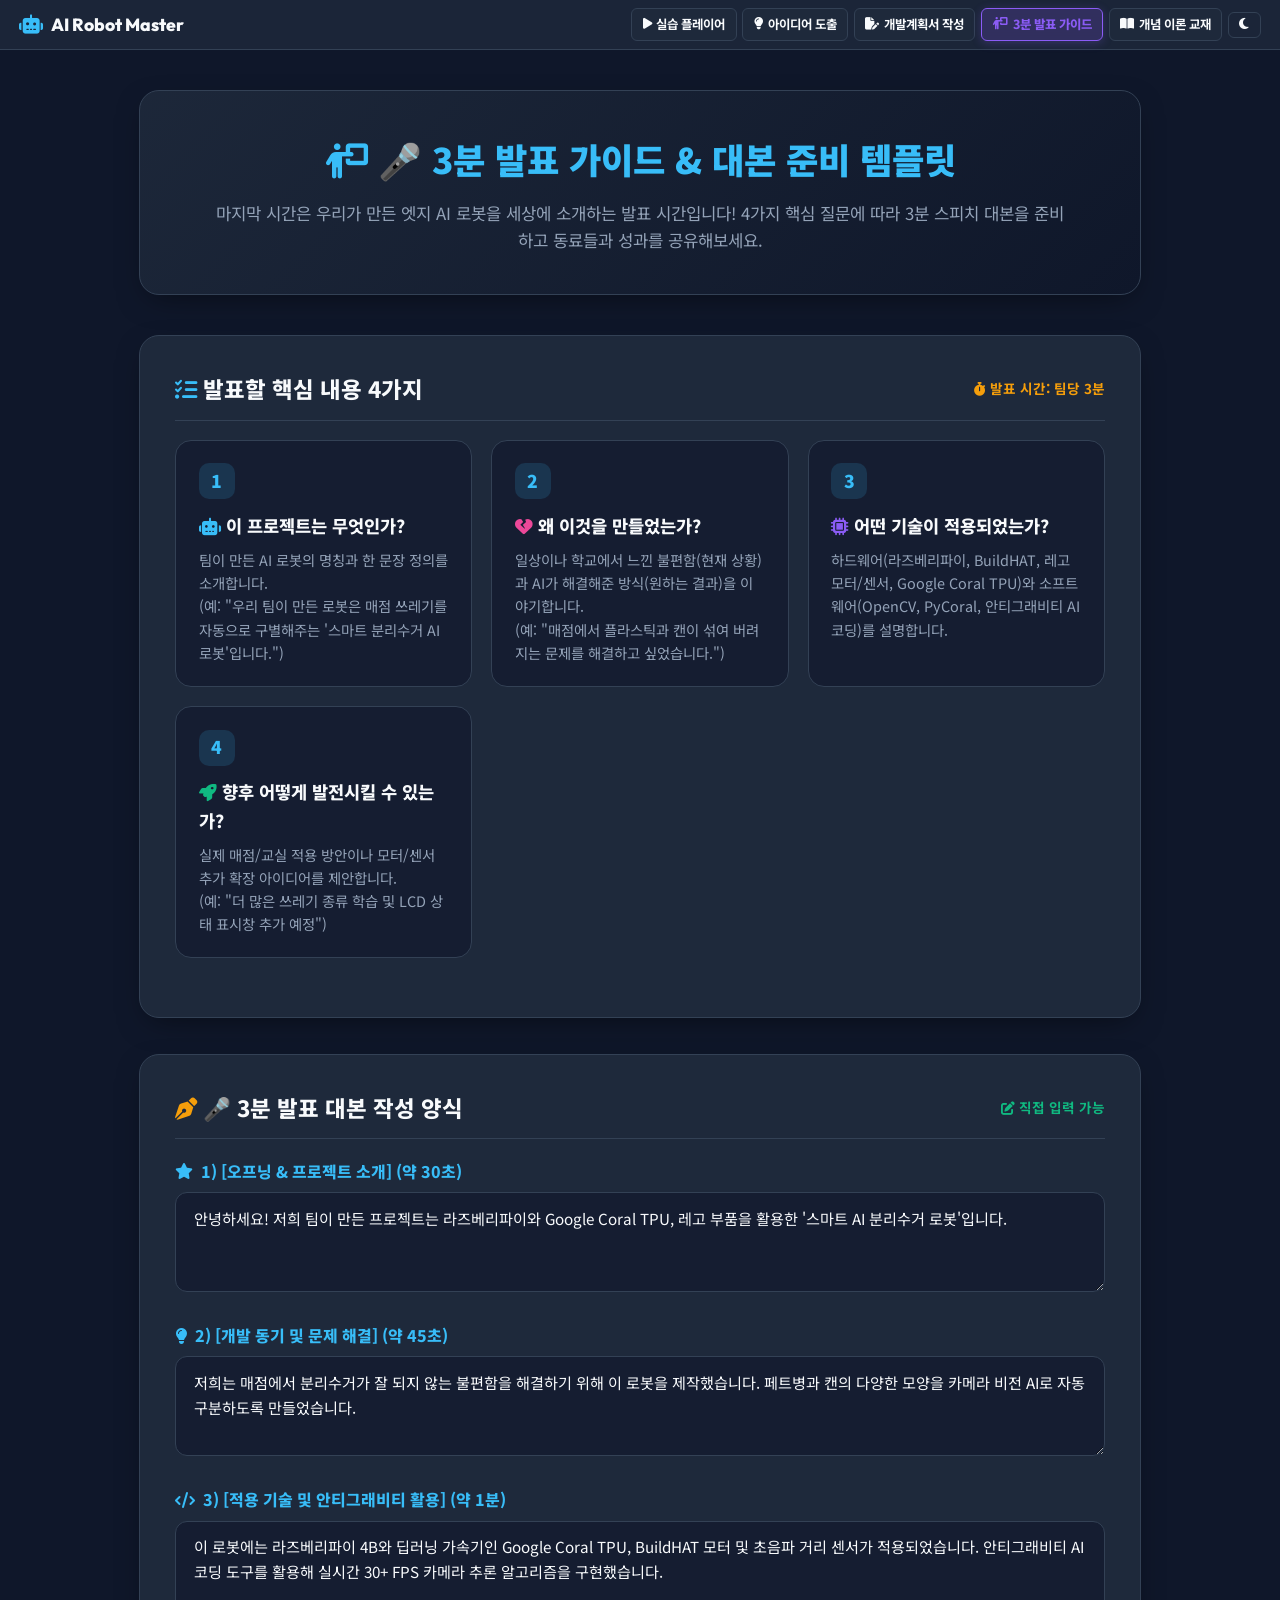
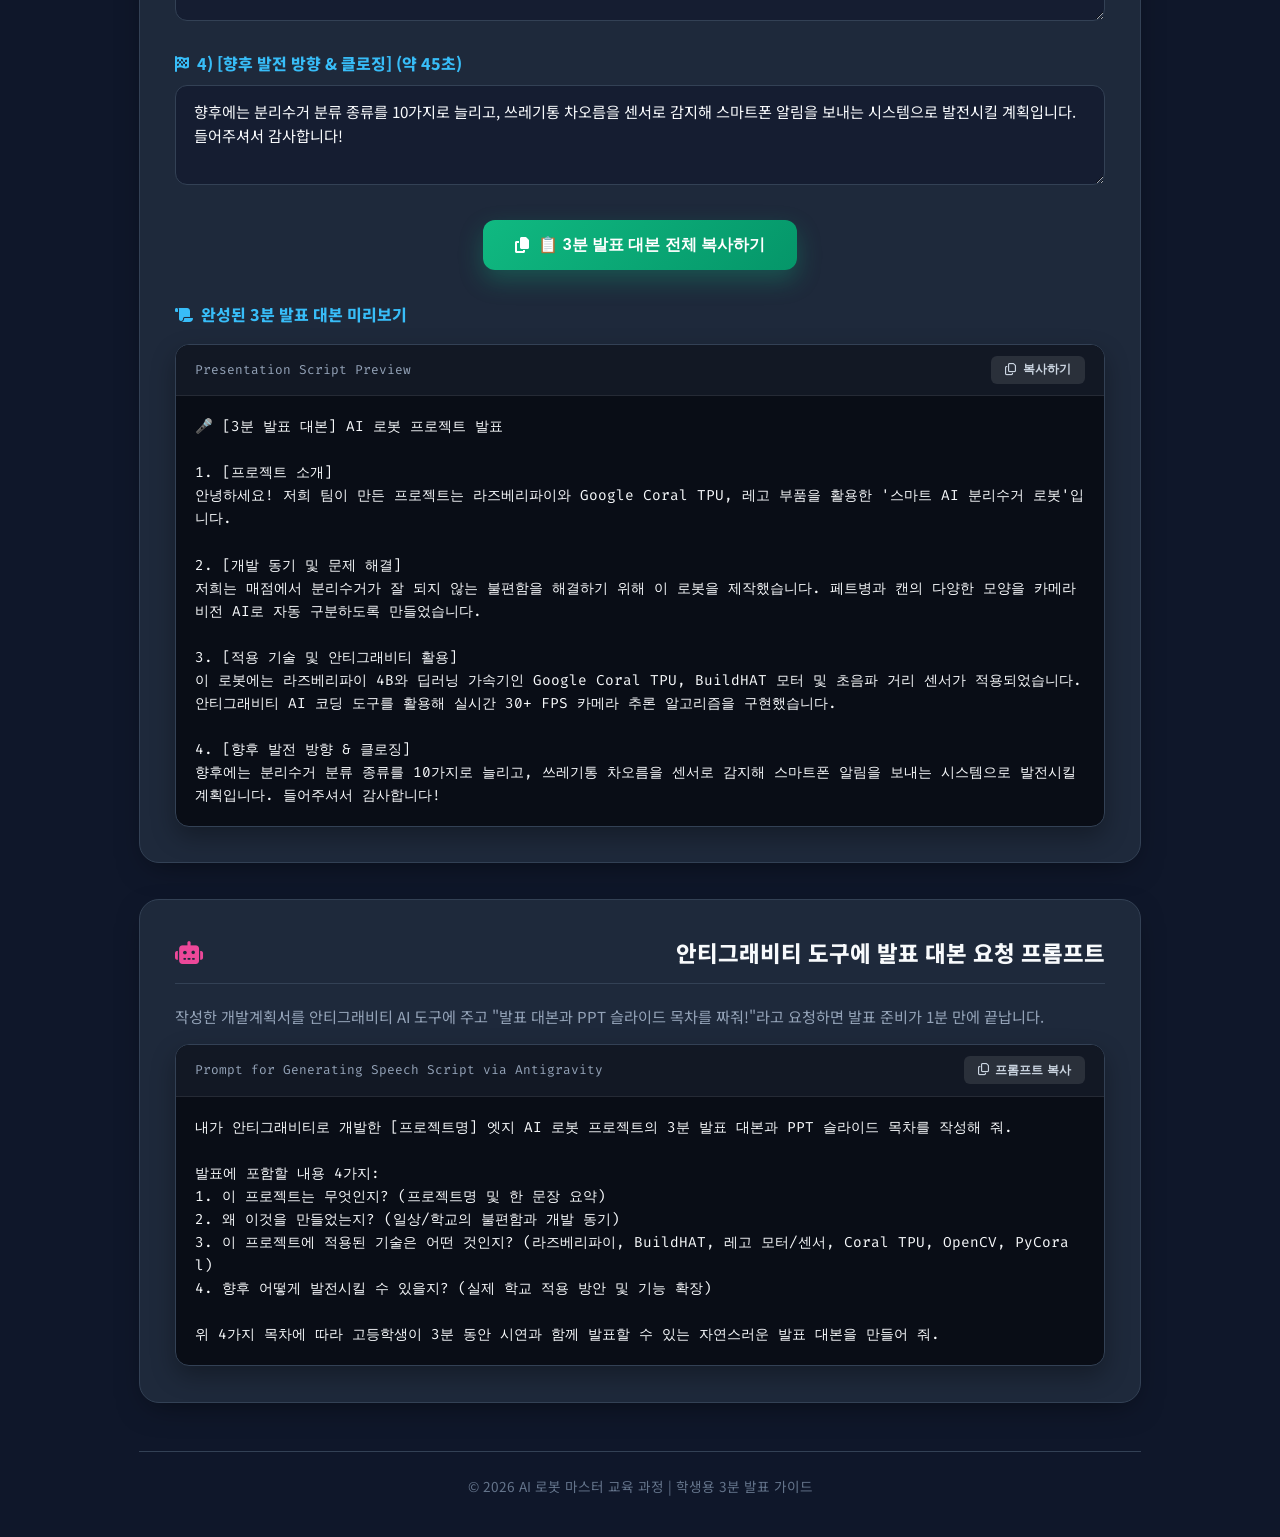
<file: page_presentation_guide.html>
<!DOCTYPE html>
<html lang="ko">
<head>
  <meta charset="UTF-8">
  <meta name="viewport" content="width=device-width, initial-scale=1.0">
  <title>3분 발표 가이드 - AI 로봇 마스터 과정</title>
  
  <!-- Google Fonts & FontAwesome Icons -->
  <link rel="preconnect" href="https://fonts.googleapis.com">
  <link rel="preconnect" href="https://fonts.gstatic.com" crossorigin>
  <link href="https://fonts.googleapis.com/css2?family=Noto+Sans+KR:wght@300;400;500;700;900&family=Fira+Code:wght@400;600&family=Outfit:wght@600;800&display=swap" rel="stylesheet">
  <link rel="stylesheet" href="https://cdnjs.cloudflare.com/ajax/libs/font-awesome/6.4.0/css/all.min.css">

  <style>
    :root {
      --bg-primary: #0f172a;
      --bg-secondary: #1e293b;
      --bg-card: #1e293b;
      --bg-box-inner: rgba(15, 23, 42, 0.6);
      --bg-terminal: #090d16;
      --text-main: #f8fafc;
      --text-muted: #94a3b8;
      --text-dim: #64748b;
      --accent-cyan: #38bdf8;
      --accent-blue: #3b82f6;
      --accent-purple: #8b5cf6;
      --accent-pink: #ec4899;
      --accent-green: #10b981;
      --accent-amber: #f59e0b;
      --border-color: #334155;
      --glass-bg: rgba(30, 41, 59, 0.85);
      --shadow-lg: 0 10px 30px -10px rgba(0, 0, 0, 0.5);
      --font-sans: 'Noto Sans KR', sans-serif;
      --font-code: 'Fira Code', monospace;
      --font-title: 'Outfit', 'Noto Sans KR', sans-serif;
      --card-gradient: linear-gradient(135deg, rgba(30, 41, 59, 0.9), rgba(15, 23, 42, 0.95));
      --table-th-bg: rgba(56, 189, 248, 0.15);
      --table-td-bg: rgba(15, 23, 42, 0.4);
    }

    [data-theme="light"] {
      --bg-primary: #f8fafc;
      --bg-secondary: #ffffff;
      --bg-card: #ffffff;
      --bg-box-inner: #f8fafc;
      --bg-terminal: #1e293b;
      --text-main: #0f172a;
      --text-muted: #334155;
      --text-dim: #64748b;
      --border-color: #cbd5e1;
      --glass-bg: rgba(255, 255, 255, 0.9);
      --shadow-lg: 0 10px 25px -5px rgba(0, 0, 0, 0.08);
      --accent-cyan: #0284c7;
      --accent-blue: #2563eb;
      --accent-purple: #7c3aed;
      --accent-pink: #db2777;
      --accent-green: #059669;
      --accent-amber: #d97706;
      --card-gradient: linear-gradient(135deg, #ffffff, #f1f5f9);
      --table-th-bg: rgba(2, 132, 199, 0.12);
      --table-td-bg: #ffffff;
    }

    * { box-sizing: border-box; margin: 0; padding: 0; }
    html { scroll-behavior: smooth; }
    body {
      font-family: var(--font-sans);
      background-color: var(--bg-primary);
      color: var(--text-main);
      line-height: 1.6;
      transition: background-color 0.3s, color 0.3s;
      overflow-x: hidden;
    }

    header {
      position: sticky; top: 0; z-index: 1000;
      background-color: var(--glass-bg);
      backdrop-filter: blur(12px);
      border-bottom: 1px solid var(--border-color);
      padding: 0.8rem 2rem;
    }

    .header-inner {
      max-width: 1200px; margin: 0 auto;
      display: flex; align-items: center; justify-content: space-between; gap: 1rem; flex-wrap: wrap;
    }

    .brand-logo {
      display: flex; align-items: center; gap: 0.75rem;
      font-family: var(--font-title); font-weight: 800; font-size: 1.2rem;
      color: var(--text-main); text-decoration: none;
    }
    .brand-logo i { color: var(--accent-cyan); font-size: 1.4rem; }

    .nav-group { display: flex; gap: 0.6rem; align-items: center; flex-wrap: wrap; }

    .btn-nav-link {
      background: var(--bg-card); border: 1px solid var(--border-color);
      color: var(--text-main); padding: 0.5rem 1rem; border-radius: 8px; font-weight: 700;
      font-size: 0.85rem; text-decoration: none; display: inline-flex; align-items: center; gap: 0.4rem;
      transition: all 0.2s;
    }
    .btn-nav-link:hover { border-color: var(--accent-cyan); color: var(--accent-cyan); transform: translateY(-1px); }

    .btn-nav-primary {
      background: linear-gradient(135deg, var(--accent-blue), var(--accent-cyan));
      color: #fff; border: none;
    }
    .btn-nav-primary:hover { color: #fff; transform: translateY(-1px); }

    .theme-toggle-btn {
      background: none; border: 1px solid var(--border-color);
      color: var(--text-main); padding: 0.45rem 0.8rem; border-radius: 8px;
      cursor: pointer; font-size: 0.8rem; display: flex; align-items: center; gap: 0.4rem;
    }

    .container { max-width: 1050px; margin: 0 auto; padding: 2.5rem 1.5rem; }

    .hero-banner {
      background: var(--card-gradient); border: 1px solid var(--border-color);
      border-radius: 20px; padding: 2.5rem; margin-bottom: 2.5rem; box-shadow: var(--shadow-lg);
      text-align: center;
    }

    .hero-title { font-size: 2.2rem; font-weight: 900; color: var(--accent-cyan); margin-bottom: 0.8rem; }
    .hero-subtitle { font-size: 1.05rem; color: var(--text-muted); max-width: 850px; margin: 0 auto; line-height: 1.6; }

    .section-card {
      background-color: var(--bg-card); border: 1px solid var(--border-color);
      border-radius: 20px; padding: 2.2rem; margin-bottom: 2.2rem; box-shadow: var(--shadow-lg);
    }

    .section-title {
      font-size: 1.4rem; font-weight: 800; color: var(--text-main);
      display: flex; align-items: center; justify-content: space-between; gap: 0.7rem; margin-bottom: 1.2rem;
      padding-bottom: 0.8rem; border-bottom: 1px solid var(--border-color); flex-wrap: wrap;
    }

    .speech-grid {
      display: grid; grid-template-columns: repeat(auto-fit, minmax(280px, 1fr)); gap: 1.2rem; margin-bottom: 1.5rem;
    }

    .speech-card-item {
      background-color: var(--bg-box-inner); border: 1px solid var(--border-color);
      border-radius: 16px; padding: 1.4rem; transition: transform 0.2s, border-color 0.2s;
    }
    .speech-card-item:hover { transform: translateY(-2px); border-color: var(--accent-cyan); }

    .speech-card-num {
      width: 36px; height: 36px; border-radius: 10px; background: rgba(56,189,248,0.15);
      color: var(--accent-cyan); font-weight: 900; display: flex; align-items: center; justify-content: center;
      font-size: 1.1rem; margin-bottom: 0.8rem;
    }

    .speech-card-title { font-size: 1.1rem; font-weight: 800; color: var(--text-main); margin-bottom: 0.5rem; }
    .speech-card-desc { font-size: 0.9rem; color: var(--text-muted); line-height: 1.6; }

    .form-group { margin-bottom: 1.5rem; }

    .form-label {
      display: block; font-size: 1rem; font-weight: 800; color: var(--accent-cyan);
      margin-bottom: 0.5rem; display: flex; align-items: center; gap: 0.5rem;
    }

    .form-textarea {
      width: 100%; background-color: var(--bg-box-inner); border: 1px solid var(--border-color);
      border-radius: 12px; padding: 0.8rem 1.1rem; color: var(--text-main);
      font-family: var(--font-sans); font-size: 0.95rem; line-height: 1.6; min-height: 100px; resize: vertical;
      transition: border-color 0.2s, box-shadow 0.2s;
    }

    .form-textarea:focus { outline: none; border-color: var(--accent-cyan); box-shadow: 0 0 12px rgba(56, 189, 248, 0.25); }

    .action-row {
      display: flex; gap: 1rem; justify-content: center; flex-wrap: wrap; margin-top: 1.8rem;
    }

    .btn-action-lg {
      display: inline-flex; align-items: center; gap: 0.6rem;
      padding: 0.9rem 2rem; border-radius: 12px; font-size: 1rem; font-weight: 800;
      cursor: pointer; border: none; transition: all 0.25s; text-decoration: none;
    }

    .btn-copy-script {
      background: linear-gradient(135deg, var(--accent-green), #059669); color: #fff;
      box-shadow: 0 10px 25px rgba(16, 185, 129, 0.3);
    }
    .btn-copy-script:hover { transform: translateY(-2px); box-shadow: 0 12px 30px rgba(16, 185, 129, 0.4); }

    .terminal-wrapper {
      background-color: var(--bg-terminal); border-radius: 14px;
      border: 1px solid var(--border-color); overflow: hidden; margin-top: 1rem;
      box-shadow: 0 10px 25px rgba(0, 0, 0, 0.3);
    }

    .terminal-header {
      background-color: #121824; padding: 0.7rem 1.2rem;
      display: flex; align-items: center; justify-content: space-between;
      border-bottom: 1px solid rgba(255, 255, 255, 0.08);
    }

    .terminal-title { font-family: var(--font-code); font-size: 0.8rem; color: #94a3b8; }

    .copy-btn {
      background: rgba(255, 255, 255, 0.1); border: none; color: #cbd5e1;
      padding: 0.35rem 0.88rem; border-radius: 6px; font-size: 0.78rem; font-weight: 700;
      cursor: pointer; transition: all 0.2s; display: flex; align-items: center; gap: 0.4rem;
    }

    .copy-btn:hover { background-color: var(--accent-cyan); color: #0f172a; }

    .terminal-body { padding: 1.2rem; overflow-x: auto; }

    pre {
      font-family: var(--font-code); font-size: 0.9rem; line-height: 1.6;
      color: #f8fafc; margin: 0; white-space: pre-wrap; word-break: break-all;
    }

    .toast {
      position: fixed; bottom: 2rem; left: 50%; transform: translateX(-50%) translateY(100px);
      background-color: var(--accent-green); color: #fff; padding: 0.8rem 1.8rem; border-radius: 30px;
      font-weight: 700; font-size: 0.9rem; box-shadow: 0 10px 25px rgba(16, 185, 129, 0.4);
      opacity: 0; transition: all 0.3s; z-index: 10000;
    }
    .toast.show { transform: translateX(-50%) translateY(0); opacity: 1; }

    footer { text-align: center; color: var(--text-dim); font-size: 0.85rem; margin-top: 3rem; padding-top: 1.5rem; border-top: 1px solid var(--border-color); }
  
    /* Unified Navigation Button Styles */
    .btn-nav-link {
      background: var(--bg-card); border: 1px solid var(--border-color);
      color: var(--text-main); padding: 0.35rem 0.65rem; border-radius: 6px; font-weight: 700;
      font-size: 0.78rem; text-decoration: none; display: inline-flex; align-items: center; gap: 0.3rem;
      transition: all 0.2s; white-space: nowrap; flex-shrink: 0;
    }
    .btn-nav-link:hover {
      border-color: var(--accent-cyan); color: var(--accent-cyan); transform: translateY(-1px);
    }
    .btn-nav-link.active-main {
      background: linear-gradient(135deg, var(--accent-blue), var(--accent-cyan)) !important;
      color: #ffffff !important; border-color: transparent !important; font-weight: 800;
      box-shadow: 0 2px 10px rgba(56, 189, 248, 0.3);
    }
    .btn-nav-link.active-idea {
      background: rgba(245, 158, 11, 0.2) !important; border-color: var(--accent-amber) !important;
      color: var(--accent-amber) !important; font-weight: 800;
      box-shadow: 0 2px 10px rgba(245, 158, 11, 0.25);
    }
    .btn-nav-link.active-plan {
      background: rgba(56, 189, 248, 0.2) !important; border-color: var(--accent-cyan) !important;
      color: var(--accent-cyan) !important; font-weight: 800;
      box-shadow: 0 2px 10px rgba(56, 189, 248, 0.25);
    }
    .btn-nav-link.active-speech {
      background: rgba(139, 92, 246, 0.2) !important; border-color: var(--accent-purple) !important;
      color: var(--accent-purple) !important; font-weight: 800;
      box-shadow: 0 2px 10px rgba(139, 92, 246, 0.25);
    }
    .btn-nav-link.active-theory {
      background: rgba(16, 185, 129, 0.2) !important; border-color: var(--accent-green) !important;
      color: var(--accent-green) !important; font-weight: 800;
      box-shadow: 0 2px 10px rgba(16, 185, 129, 0.25);
    }

  
    /* Standard Header Styles across All Pages */
    header {
      position: sticky; top: 0; z-index: 1000;
      background-color: var(--glass-bg);
      backdrop-filter: blur(12px);
      border-bottom: 1px solid var(--border-color);
      padding: 0.5rem 1.2rem;
    }

    .header-inner {
      max-width: 1400px; margin: 0 auto;
      display: flex; align-items: center; justify-content: space-between; gap: 0.5rem; flex-wrap: nowrap;
    }

    .brand-logo {
      display: flex; align-items: center; gap: 0.5rem;
      font-family: var(--font-title); font-weight: 800; font-size: 1.1rem;
      color: var(--text-main); text-decoration: none; white-space: nowrap; flex-shrink: 0;
    }
    .brand-logo i { color: var(--accent-cyan); font-size: 1.2rem; }

    .nav-group { display: flex; gap: 0.35rem; align-items: center; flex-wrap: nowrap; flex-shrink: 0; }

    .theme-toggle-btn {
      background: none; border: 1px solid var(--border-color);
      color: var(--text-main); padding: 0.35rem 0.65rem; border-radius: 6px;
      cursor: pointer; font-size: 0.8rem; display: flex; align-items: center; gap: 0.4rem; flex-shrink: 0;
    }

    /* Unified Navigation Button Styles */
    .btn-nav-link {
      background: var(--bg-card); border: 1px solid var(--border-color);
      color: var(--text-main); padding: 0.35rem 0.65rem; border-radius: 6px; font-weight: 700;
      font-size: 0.78rem; text-decoration: none; display: inline-flex; align-items: center; gap: 0.3rem;
      transition: all 0.2s; white-space: nowrap; flex-shrink: 0;
    }
    .btn-nav-link:hover {
      border-color: var(--accent-cyan); color: var(--accent-cyan); transform: translateY(-1px);
    }
    .btn-nav-link.active-main {
      background: linear-gradient(135deg, var(--accent-blue), var(--accent-cyan)) !important;
      color: #ffffff !important; border-color: transparent !important; font-weight: 800;
      box-shadow: 0 2px 10px rgba(56, 189, 248, 0.3);
    }
    .btn-nav-link.active-idea {
      background: rgba(245, 158, 11, 0.2) !important; border-color: var(--accent-amber) !important;
      color: var(--accent-amber) !important; font-weight: 800;
      box-shadow: 0 2px 10px rgba(245, 158, 11, 0.25);
    }
    .btn-nav-link.active-plan {
      background: rgba(56, 189, 248, 0.2) !important; border-color: var(--accent-cyan) !important;
      color: var(--accent-cyan) !important; font-weight: 800;
      box-shadow: 0 2px 10px rgba(56, 189, 248, 0.25);
    }
    .btn-nav-link.active-speech {
      background: rgba(139, 92, 246, 0.2) !important; border-color: var(--accent-purple) !important;
      color: var(--accent-purple) !important; font-weight: 800;
      box-shadow: 0 2px 10px rgba(139, 92, 246, 0.25);
    }
    .btn-nav-link.active-theory {
      background: rgba(16, 185, 129, 0.2) !important; border-color: var(--accent-green) !important;
      color: var(--accent-green) !important; font-weight: 800;
      box-shadow: 0 2px 10px rgba(16, 185, 129, 0.25);
    }

  </style>
</head>
<body>

    <header>
    <div class="header-inner">
      <a href="index.html" class="brand-logo"><i class="fa-solid fa-robot"></i> AI Robot Master</a>
      <div class="nav-group">
        <a href="index.html" class="btn-nav-link"><i class="fa-solid fa-play"></i> 실습 플레이어</a>
        <a href="page_idea_generation.html" class="btn-nav-link"><i class="fa-solid fa-lightbulb"></i> 아이디어 도출</a>
        <a href="page_project_plan.html" class="btn-nav-link"><i class="fa-solid fa-file-pen"></i> 개발계획서 작성</a>
        <a href="page_presentation_guide.html" class="btn-nav-link active-speech"><i class="fa-solid fa-person-chalkboard"></i> 3분 발표 가이드</a>
        <a href="theory.html" class="btn-nav-link"><i class="fa-solid fa-book-open"></i> 개념 이론 교재</a>
        <button class="theme-toggle-btn" id="themeToggleBtn"><i class="fa-solid fa-moon"></i></button>
      </div>
    </div>
  </header>

  <div class="container">

    <div class="hero-banner">
      <h1 class="hero-title"><i class="fa-solid fa-person-chalkboard"></i> 🎤 3분 발표 가이드 & 대본 준비 템플릿</h1>
      <p class="hero-subtitle">
        마지막 시간은 우리가 만든 엣지 AI 로봇을 세상에 소개하는 발표 시간입니다! 4가지 핵심 질문에 따라 3분 스피치 대본을 준비하고 동료들과 성과를 공유해보세요.
      </p>
    </div>

    <!-- SECTION 1: 4 CORE PRESENTATION QUESTIONS -->
    <section class="section-card">
      <h2 class="section-title">
        <span><i class="fa-solid fa-list-check" style="color: var(--accent-cyan);"></i> 발표할 핵심 내용 4가지</span>
        <span style="font-size:0.85rem; font-weight:700; color:var(--accent-amber);"><i class="fa-solid fa-stopwatch"></i> 발표 시간: 팀당 3분</span>
      </h2>

      <div class="speech-grid">
        
        <!-- Q1 -->
        <div class="speech-card-item">
          <div class="speech-card-num">1</div>
          <div class="speech-card-title"><i class="fa-solid fa-robot" style="color:var(--accent-cyan);"></i> 이 프로젝트는 무엇인가?</div>
          <p class="speech-card-desc">
            팀이 만든 AI 로봇의 명칭과 한 문장 정의를 소개합니다.<br>
            (예: "우리 팀이 만든 로봇은 매점 쓰레기를 자동으로 구별해주는 '스마트 분리수거 AI 로봇'입니다.")
          </p>
        </div>

        <!-- Q2 -->
        <div class="speech-card-item">
          <div class="speech-card-num">2</div>
          <div class="speech-card-title"><i class="fa-solid fa-heart-crack" style="color:var(--accent-pink);"></i> 왜 이것을 만들었는가?</div>
          <p class="speech-card-desc">
            일상이나 학교에서 느낀 불편함(현재 상황)과 AI가 해결해준 방식(원하는 결과)을 이야기합니다.<br>
            (예: "매점에서 플라스틱과 캔이 섞여 버려지는 문제를 해결하고 싶었습니다.")
          </p>
        </div>

        <!-- Q3 -->
        <div class="speech-card-item">
          <div class="speech-card-num">3</div>
          <div class="speech-card-title"><i class="fa-solid fa-microchip" style="color:var(--accent-purple);"></i> 어떤 기술이 적용되었는가?</div>
          <p class="speech-card-desc">
            하드웨어(라즈베리파이, BuildHAT, 레고 모터/센서, Google Coral TPU)와 소프트웨어(OpenCV, PyCoral, 안티그래비티 AI 코딩)를 설명합니다.
          </p>
        </div>

        <!-- Q4 -->
        <div class="speech-card-item">
          <div class="speech-card-num">4</div>
          <div class="speech-card-title"><i class="fa-solid fa-rocket" style="color:var(--accent-green);"></i> 향후 어떻게 발전시킬 수 있는가?</div>
          <p class="speech-card-desc">
            실제 매점/교실 적용 방안이나 모터/센서 추가 확장 아이디어를 제안합니다.<br>
            (예: "더 많은 쓰레기 종류 학습 및 LCD 상태 표시창 추가 예정")
          </p>
        </div>

      </div>
    </section>

    <!-- SECTION 2: INTERACTIVE SPEECH SCRIPT TEMPLATE -->
    <section class="section-card">
      <div class="section-title">
        <span><i class="fa-solid fa-pen-nib" style="color: var(--accent-amber);"></i> 🎤 3분 발표 대본 작성 양식</span>
        <span style="font-size:0.85rem; font-weight:700; color:var(--accent-green);"><i class="fa-solid fa-pen-to-square"></i> 직접 입력 가능</span>
      </div>

      <div class="form-group">
        <label class="form-label"><i class="fa-solid fa-star"></i> 1) [오프닝 & 프로젝트 소개] (약 30초)</label>
        <textarea class="form-textarea" id="scriptQ1">안녕하세요! 저희 팀이 만든 프로젝트는 라즈베리파이와 Google Coral TPU, 레고 부품을 활용한 '스마트 AI 분리수거 로봇'입니다.</textarea>
      </div>

      <div class="form-group">
        <label class="form-label"><i class="fa-solid fa-lightbulb"></i> 2) [개발 동기 및 문제 해결] (약 45초)</label>
        <textarea class="form-textarea" id="scriptQ2">저희는 매점에서 분리수거가 잘 되지 않는 불편함을 해결하기 위해 이 로봇을 제작했습니다. 페트병과 캔의 다양한 모양을 카메라 비전 AI로 자동 구분하도록 만들었습니다.</textarea>
      </div>

      <div class="form-group">
        <label class="form-label"><i class="fa-solid fa-code"></i> 3) [적용 기술 및 안티그래비티 활용] (약 1분)</label>
        <textarea class="form-textarea" id="scriptQ3">이 로봇에는 라즈베리파이 4B와 딥러닝 가속기인 Google Coral TPU, BuildHAT 모터 및 초음파 거리 센서가 적용되었습니다. 안티그래비티 AI 코딩 도구를 활용해 실시간 30+ FPS 카메라 추론 알고리즘을 구현했습니다.</textarea>
      </div>

      <div class="form-group">
        <label class="form-label"><i class="fa-solid fa-flag-checkered"></i> 4) [향후 발전 방향 & 클로징] (약 45초)</label>
        <textarea class="form-textarea" id="scriptQ4">향후에는 분리수거 분류 종류를 10가지로 늘리고, 쓰레기통 차오름을 센서로 감지해 스마트폰 알림을 보내는 시스템으로 발전시킬 계획입니다. 들어주셔서 감사합니다!</textarea>
      </div>

      <!-- ACTION ROW -->
      <div class="action-row">
        <button class="btn-action-lg btn-copy-script" onclick="generateAndCopyScript()">
          <i class="fa-solid fa-copy"></i> 📋 3분 발표 대본 전체 복사하기
        </button>
      </div>

      <!-- GENERATED SCRIPT PREVIEW -->
      <div style="margin-top: 2rem;">
        <div class="form-label"><i class="fa-solid fa-scroll"></i> 완성된 3분 발표 대본 미리보기</div>
        <div class="terminal-wrapper">
          <div class="terminal-header">
            <span class="terminal-title">Presentation Script Preview</span>
            <button class="copy-btn" onclick="generateAndCopyScript()"><i class="fa-regular fa-copy"></i> 복사하기</button>
          </div>
          <div class="terminal-body">
            <pre id="scriptPreviewText"></pre>
          </div>
        </div>
      </div>

    </section>

    <!-- SECTION 3: ANTiGRAVITY PROMPT FOR PPT/SCRIPT CREATION -->
    <section class="section-card">
      <h2 class="section-title"><i class="fa-solid fa-robot" style="color: var(--accent-pink);"></i> 안티그래비티 도구에 발표 대본 요청 프롬프트</h2>
      <p style="font-size:0.95rem; color:var(--text-muted); margin-bottom:1rem;">
        작성한 개발계획서를 안티그래비티 AI 도구에 주고 "발표 대본과 PPT 슬라이드 목차를 짜줘!"라고 요청하면 발표 준비가 1분 만에 끝납니다.
      </p>

      <div class="terminal-wrapper">
        <div class="terminal-header">
          <span class="terminal-title">Prompt for Generating Speech Script via Antigravity</span>
          <button class="copy-btn" onclick="copyPromptText()"><i class="fa-regular fa-copy"></i> 프롬프트 복사</button>
        </div>
        <div class="terminal-body">
          <pre id="promptForScript">내가 안티그래비티로 개발한 [프로젝트명] 엣지 AI 로봇 프로젝트의 3분 발표 대본과 PPT 슬라이드 목차를 작성해 줘.

발표에 포함할 내용 4가지:
1. 이 프로젝트는 무엇인지? (프로젝트명 및 한 문장 요약)
2. 왜 이것을 만들었는지? (일상/학교의 불편함과 개발 동기)
3. 이 프로젝트에 적용된 기술은 어떤 것인지? (라즈베리파이, BuildHAT, 레고 모터/센서, Coral TPU, OpenCV, PyCoral)
4. 향후 어떻게 발전시킬 수 있을지? (실제 학교 적용 방안 및 기능 확장)

위 4가지 목차에 따라 고등학생이 3분 동안 시연과 함께 발표할 수 있는 자연스러운 발표 대본을 만들어 줘.</pre>
        </div>
      </div>
    </section>

    <footer>
      <p>© 2026 AI 로봇 마스터 교육 과정 | 학생용 3분 발표 가이드</p>
    </footer>

  </div>

  <div class="toast" id="toast"><i class="fa-solid fa-circle-check"></i> 발표 대본이 클립보드에 복사되었습니다!</div>

  <script>
    // Theme Toggle
    const themeBtn = document.getElementById('themeToggleBtn');
    let isDark = true;
    themeBtn.addEventListener('click', () => {
      isDark = !isDark;
      if (isDark) {
        document.documentElement.removeAttribute('data-theme');
        themeBtn.innerHTML = '<i class="fa-solid fa-moon"></i>';
      } else {
        document.documentElement.setAttribute('data-theme', 'light');
        themeBtn.innerHTML = '<i class="fa-solid fa-sun"></i>';
      }
    });

    // Script Preview Generator
    function updateScriptPreview() {
      const q1 = document.getElementById('scriptQ1').value;
      const q2 = document.getElementById('scriptQ2').value;
      const q3 = document.getElementById('scriptQ3').value;
      const q4 = document.getElementById('scriptQ4').value;

      const fullScript = `🎤 [3분 발표 대본] AI 로봇 프로젝트 발표

1. [프로젝트 소개]
${q1}

2. [개발 동기 및 문제 해결]
${q2}

3. [적용 기술 및 안티그래비티 활용]
${q3}

4. [향후 발전 방향 & 클로징]
${q4}`;

      document.getElementById('scriptPreviewText').innerText = fullScript;
      return fullScript;
    }

    function generateAndCopyScript() {
      const text = updateScriptPreview();
      navigator.clipboard.writeText(text).then(() => {
        const toast = document.getElementById('toast');
        toast.innerText = '발표 대본이 클립보드에 복사되었습니다!';
        toast.classList.add('show');
        setTimeout(() => toast.classList.remove('show'), 2500);
      });
    }

    function copyPromptText() {
      const text = document.getElementById('promptForScript').innerText;
      navigator.clipboard.writeText(text).then(() => {
        const toast = document.getElementById('toast');
        toast.innerText = '발표대본 생성용 프롬프트가 복사되었습니다!';
        toast.classList.add('show');
        setTimeout(() => toast.classList.remove('show'), 2500);
      });
    }

    // Initial load
    updateScriptPreview();
  </script>
</body>
</html>
</file>
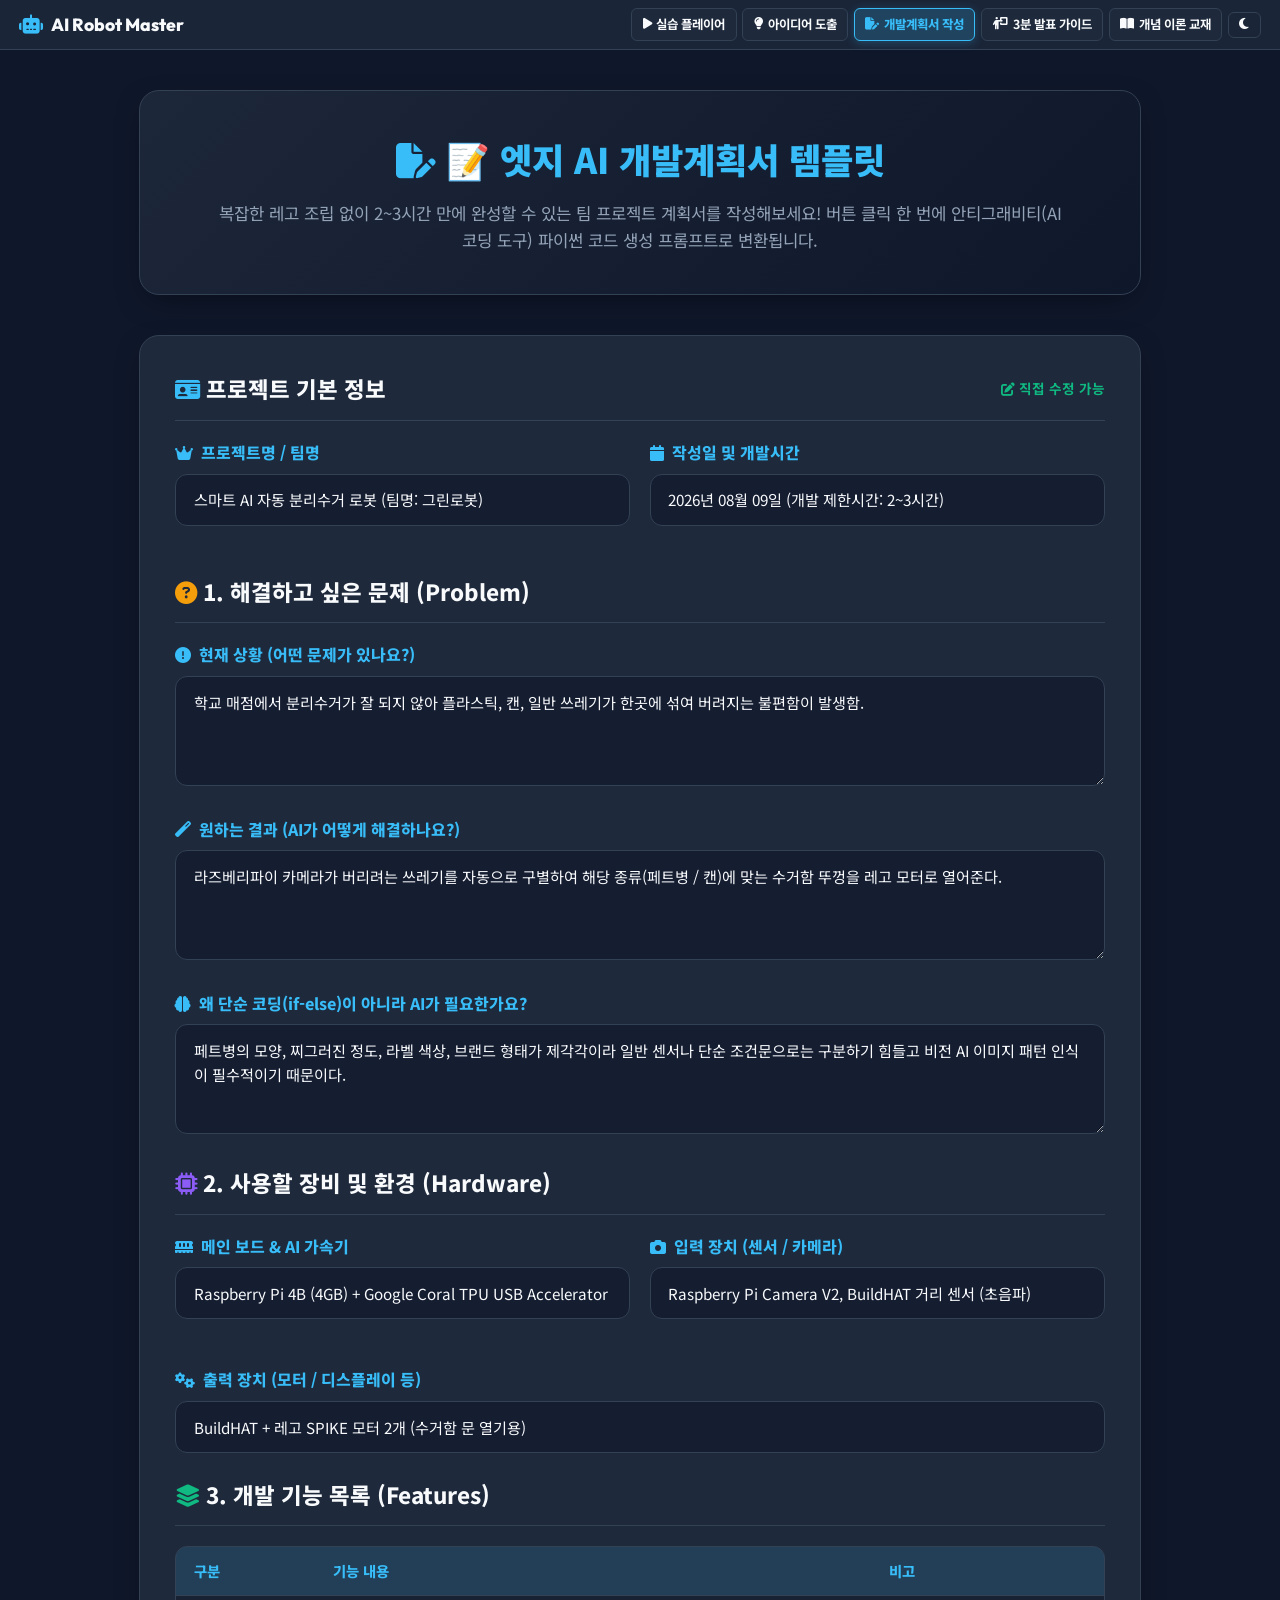
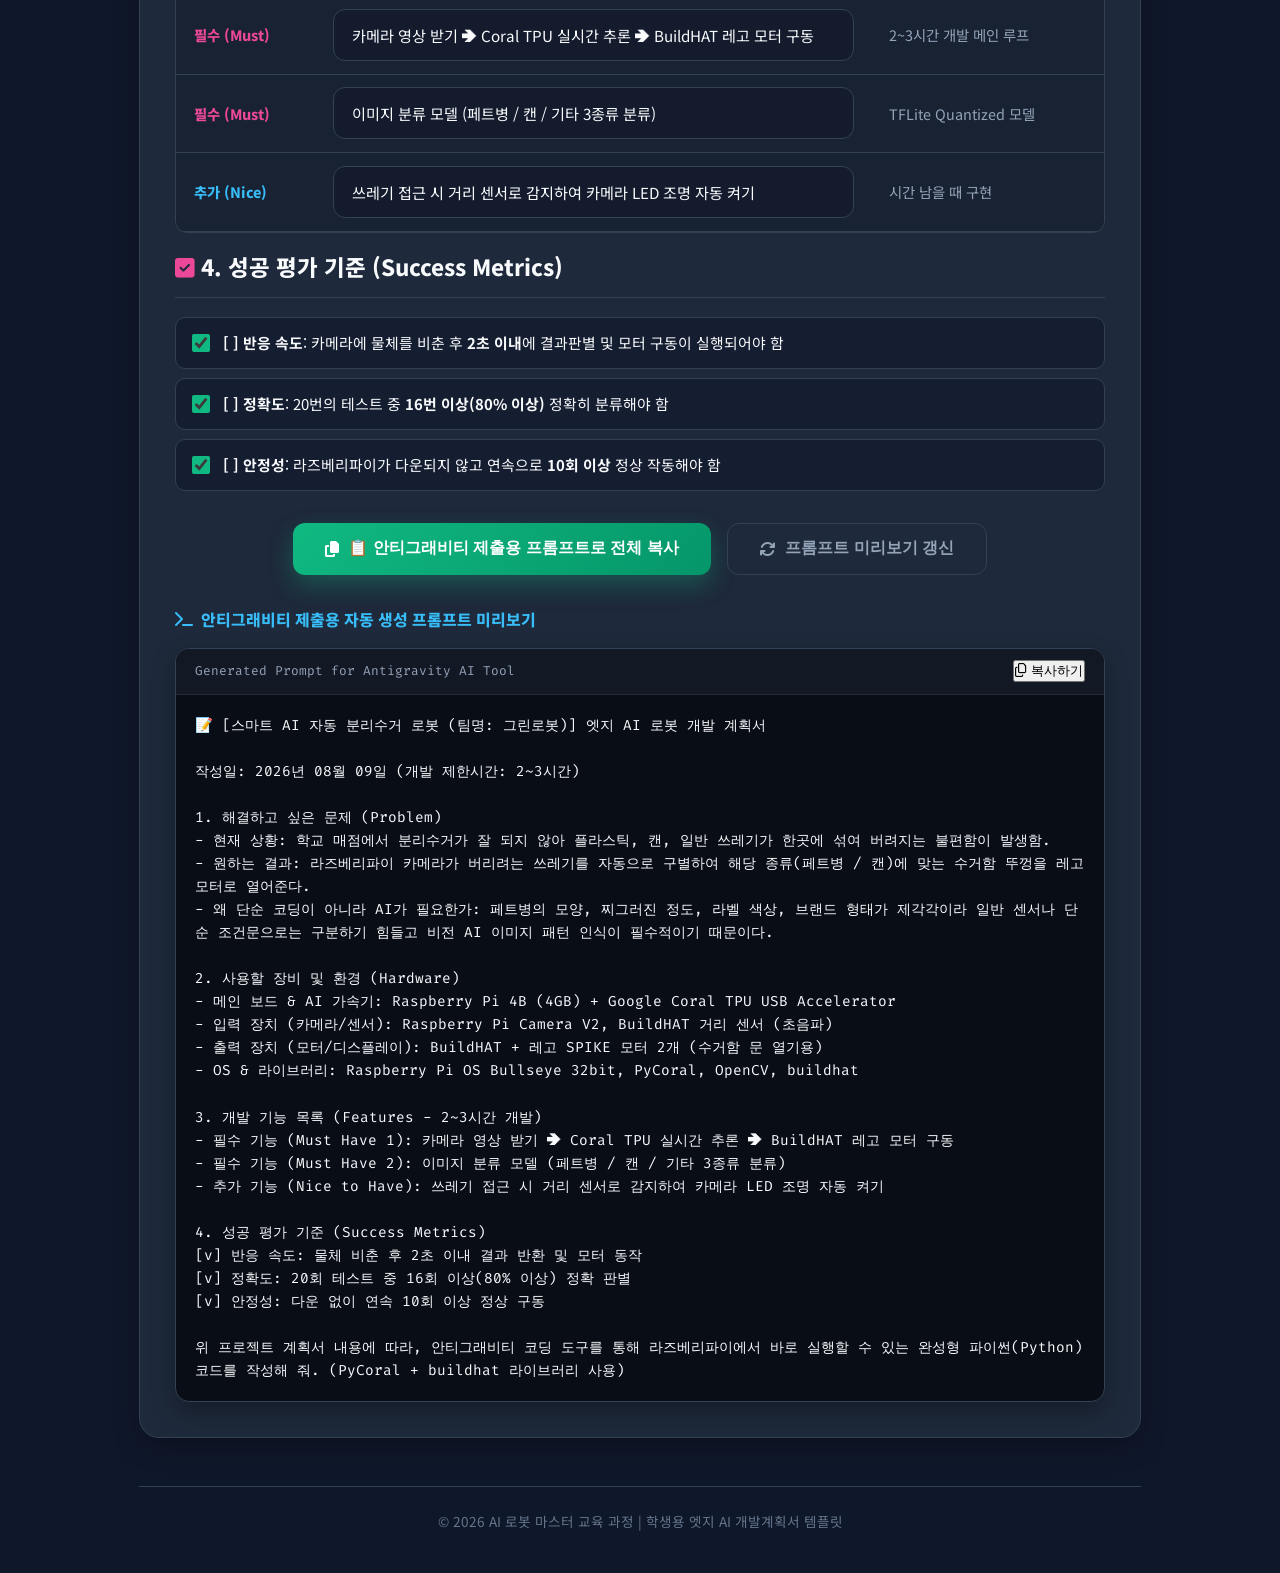
<file: page_project_plan.html>
<!DOCTYPE html>
<html lang="ko">
<head>
  <meta charset="UTF-8">
  <meta name="viewport" content="width=device-width, initial-scale=1.0">
  <title>엣지 AI 개발계획서 템플릿 - AI 로봇 마스터 과정</title>
  
  <!-- Google Fonts & FontAwesome Icons -->
  <link rel="preconnect" href="https://fonts.googleapis.com">
  <link rel="preconnect" href="https://fonts.gstatic.com" crossorigin>
  <link href="https://fonts.googleapis.com/css2?family=Noto+Sans+KR:wght@300;400;500;700;900&family=Fira+Code:wght@400;600&family=Outfit:wght@600;800&display=swap" rel="stylesheet">
  <link rel="stylesheet" href="https://cdnjs.cloudflare.com/ajax/libs/font-awesome/6.4.0/css/all.min.css">

  <style>
    :root {
      --bg-primary: #0f172a;
      --bg-secondary: #1e293b;
      --bg-card: #1e293b;
      --bg-box-inner: rgba(15, 23, 42, 0.6);
      --bg-terminal: #090d16;
      --text-main: #f8fafc;
      --text-muted: #94a3b8;
      --text-dim: #64748b;
      --accent-cyan: #38bdf8;
      --accent-blue: #3b82f6;
      --accent-purple: #8b5cf6;
      --accent-pink: #ec4899;
      --accent-green: #10b981;
      --accent-amber: #f59e0b;
      --border-color: #334155;
      --glass-bg: rgba(30, 41, 59, 0.85);
      --shadow-lg: 0 10px 30px -10px rgba(0, 0, 0, 0.5);
      --font-sans: 'Noto Sans KR', sans-serif;
      --font-code: 'Fira Code', monospace;
      --font-title: 'Outfit', 'Noto Sans KR', sans-serif;
      --card-gradient: linear-gradient(135deg, rgba(30, 41, 59, 0.9), rgba(15, 23, 42, 0.95));
      --table-th-bg: rgba(56, 189, 248, 0.15);
      --table-td-bg: rgba(15, 23, 42, 0.4);
    }

    [data-theme="light"] {
      --bg-primary: #f8fafc;
      --bg-secondary: #ffffff;
      --bg-card: #ffffff;
      --bg-box-inner: #f8fafc;
      --bg-terminal: #1e293b;
      --text-main: #0f172a;
      --text-muted: #334155;
      --text-dim: #64748b;
      --border-color: #cbd5e1;
      --glass-bg: rgba(255, 255, 255, 0.9);
      --shadow-lg: 0 10px 25px -5px rgba(0, 0, 0, 0.08);
      --accent-cyan: #0284c7;
      --accent-blue: #2563eb;
      --accent-purple: #7c3aed;
      --accent-pink: #db2777;
      --accent-green: #059669;
      --accent-amber: #d97706;
      --card-gradient: linear-gradient(135deg, #ffffff, #f1f5f9);
      --table-th-bg: rgba(2, 132, 199, 0.12);
      --table-td-bg: #ffffff;
    }

    * { box-sizing: border-box; margin: 0; padding: 0; }
    html { scroll-behavior: smooth; }
    body {
      font-family: var(--font-sans);
      background-color: var(--bg-primary);
      color: var(--text-main);
      line-height: 1.6;
      transition: background-color 0.3s, color 0.3s;
      overflow-x: hidden;
    }

    header {
      position: sticky; top: 0; z-index: 1000;
      background-color: var(--glass-bg);
      backdrop-filter: blur(12px);
      border-bottom: 1px solid var(--border-color);
      padding: 0.8rem 2rem;
    }

    .header-inner {
      max-width: 1200px; margin: 0 auto;
      display: flex; align-items: center; justify-content: space-between; gap: 1rem; flex-wrap: wrap;
    }

    .brand-logo {
      display: flex; align-items: center; gap: 0.75rem;
      font-family: var(--font-title); font-weight: 800; font-size: 1.2rem;
      color: var(--text-main); text-decoration: none;
    }
    .brand-logo i { color: var(--accent-cyan); font-size: 1.4rem; }

    .nav-group { display: flex; gap: 0.6rem; align-items: center; flex-wrap: wrap; }

    .btn-nav-link {
      background: var(--bg-card); border: 1px solid var(--border-color);
      color: var(--text-main); padding: 0.5rem 1rem; border-radius: 8px; font-weight: 700;
      font-size: 0.85rem; text-decoration: none; display: inline-flex; align-items: center; gap: 0.4rem;
      transition: all 0.2s;
    }
    .btn-nav-link:hover { border-color: var(--accent-cyan); color: var(--accent-cyan); transform: translateY(-1px); }

    .btn-nav-primary {
      background: linear-gradient(135deg, var(--accent-blue), var(--accent-cyan));
      color: #fff; border: none;
    }
    .btn-nav-primary:hover { color: #fff; transform: translateY(-1px); }

    .theme-toggle-btn {
      background: none; border: 1px solid var(--border-color);
      color: var(--text-main); padding: 0.45rem 0.8rem; border-radius: 8px;
      cursor: pointer; font-size: 0.8rem; display: flex; align-items: center; gap: 0.4rem;
    }

    .container { max-width: 1050px; margin: 0 auto; padding: 2.5rem 1.5rem; }

    .hero-banner {
      background: var(--card-gradient); border: 1px solid var(--border-color);
      border-radius: 20px; padding: 2.5rem; margin-bottom: 2.5rem; box-shadow: var(--shadow-lg);
      text-align: center;
    }

    .hero-title { font-size: 2.2rem; font-weight: 900; color: var(--accent-cyan); margin-bottom: 0.8rem; }
    .hero-subtitle { font-size: 1.05rem; color: var(--text-muted); max-width: 850px; margin: 0 auto; line-height: 1.6; }

    .section-card {
      background-color: var(--bg-card); border: 1px solid var(--border-color);
      border-radius: 20px; padding: 2.2rem; margin-bottom: 2.2rem; box-shadow: var(--shadow-lg);
    }

    .section-title {
      font-size: 1.4rem; font-weight: 800; color: var(--text-main);
      display: flex; align-items: center; justify-content: space-between; gap: 0.7rem; margin-bottom: 1.2rem;
      padding-bottom: 0.8rem; border-bottom: 1px solid var(--border-color); flex-wrap: wrap;
    }

    .form-group { margin-bottom: 1.5rem; }

    .form-label {
      display: block; font-size: 1rem; font-weight: 800; color: var(--accent-cyan);
      margin-bottom: 0.5rem; display: flex; align-items: center; gap: 0.5rem;
    }

    .form-input, .form-textarea {
      width: 100%; background-color: var(--bg-box-inner); border: 1px solid var(--border-color);
      border-radius: 12px; padding: 0.8rem 1.1rem; color: var(--text-main);
      font-family: var(--font-sans); font-size: 0.95rem; line-height: 1.6;
      transition: border-color 0.2s, box-shadow 0.2s;
    }

    .form-input:focus, .form-textarea:focus {
      outline: none; border-color: var(--accent-cyan);
      box-shadow: 0 0 12px rgba(56, 189, 248, 0.25);
    }

    .form-textarea { min-height: 110px; resize: vertical; }

    .grid-2col {
      display: grid; grid-template-columns: repeat(auto-fit, minmax(280px, 1fr)); gap: 1.2rem;
    }

    .data-table-wrapper { overflow-x: auto; margin: 1rem 0; border-radius: 12px; border: 1px solid var(--border-color); }
    .data-table { width: 100%; border-collapse: collapse; font-size: 0.9rem; text-align: left; }
    .data-table th {
      background-color: var(--table-th-bg); color: var(--accent-cyan);
      padding: 0.8rem 1.1rem; font-weight: 800; border-bottom: 1px solid var(--border-color);
    }
    .data-table td {
      padding: 0.8rem 1.1rem; border-bottom: 1px solid var(--border-color);
      color: var(--text-muted); background-color: var(--table-td-bg);
    }

    .checkbox-list { list-style: none; }
    .checkbox-item {
      display: flex; align-items: flex-start; gap: 0.8rem; padding: 0.8rem 1rem;
      background-color: var(--bg-box-inner); border: 1px solid var(--border-color);
      border-radius: 10px; margin-bottom: 0.6rem; font-size: 0.93rem; color: var(--text-main);
    }
    .checkbox-item input[type="checkbox"] {
      width: 18px; height: 18px; margin-top: 0.2rem; accent-color: var(--accent-green); cursor: pointer;
    }

    .action-row {
      display: flex; gap: 1rem; justify-content: center; flex-wrap: wrap; margin-top: 2rem;
    }

    .btn-action-lg {
      display: inline-flex; align-items: center; gap: 0.6rem;
      padding: 0.9rem 2rem; border-radius: 12px; font-size: 1rem; font-weight: 800;
      cursor: pointer; border: none; transition: all 0.25s; text-decoration: none;
    }

    .btn-copy-prompt {
      background: linear-gradient(135deg, var(--accent-green), #059669); color: #fff;
      box-shadow: 0 10px 25px rgba(16, 185, 129, 0.3);
    }
    .btn-copy-prompt:hover { transform: translateY(-2px); box-shadow: 0 12px 30px rgba(16, 185, 129, 0.4); }

    .btn-reset-form {
      background: var(--bg-card); border: 1px solid var(--border-color); color: var(--text-muted);
    }
    .btn-reset-form:hover { border-color: var(--accent-pink); color: var(--accent-pink); }

    .terminal-wrapper {
      background-color: var(--bg-terminal); border-radius: 14px;
      border: 1px solid var(--border-color); overflow: hidden; margin-top: 1rem;
      box-shadow: 0 10px 25px rgba(0, 0, 0, 0.3);
    }

    .terminal-header {
      background-color: #121824; padding: 0.7rem 1.2rem;
      display: flex; align-items: center; justify-content: space-between;
      border-bottom: 1px solid rgba(255, 255, 255, 0.08);
    }

    .terminal-title { font-family: var(--font-code); font-size: 0.8rem; color: #94a3b8; }
    .terminal-body { padding: 1.2rem; overflow-x: auto; }

    pre {
      font-family: var(--font-code); font-size: 0.9rem; line-height: 1.6;
      color: #f8fafc; margin: 0; white-space: pre-wrap; word-break: break-all;
    }

    .toast {
      position: fixed; bottom: 2rem; left: 50%; transform: translateX(-50%) translateY(100px);
      background-color: var(--accent-green); color: #fff; padding: 0.8rem 1.8rem; border-radius: 30px;
      font-weight: 700; font-size: 0.9rem; box-shadow: 0 10px 25px rgba(16, 185, 129, 0.4);
      opacity: 0; transition: all 0.3s; z-index: 10000;
    }
    .toast.show { transform: translateX(-50%) translateY(0); opacity: 1; }

    footer { text-align: center; color: var(--text-dim); font-size: 0.85rem; margin-top: 3rem; padding-top: 1.5rem; border-top: 1px solid var(--border-color); }
  
    /* Unified Navigation Button Styles */
    .btn-nav-link {
      background: var(--bg-card); border: 1px solid var(--border-color);
      color: var(--text-main); padding: 0.35rem 0.65rem; border-radius: 6px; font-weight: 700;
      font-size: 0.78rem; text-decoration: none; display: inline-flex; align-items: center; gap: 0.3rem;
      transition: all 0.2s; white-space: nowrap; flex-shrink: 0;
    }
    .btn-nav-link:hover {
      border-color: var(--accent-cyan); color: var(--accent-cyan); transform: translateY(-1px);
    }
    .btn-nav-link.active-main {
      background: linear-gradient(135deg, var(--accent-blue), var(--accent-cyan)) !important;
      color: #ffffff !important; border-color: transparent !important; font-weight: 800;
      box-shadow: 0 2px 10px rgba(56, 189, 248, 0.3);
    }
    .btn-nav-link.active-idea {
      background: rgba(245, 158, 11, 0.2) !important; border-color: var(--accent-amber) !important;
      color: var(--accent-amber) !important; font-weight: 800;
      box-shadow: 0 2px 10px rgba(245, 158, 11, 0.25);
    }
    .btn-nav-link.active-plan {
      background: rgba(56, 189, 248, 0.2) !important; border-color: var(--accent-cyan) !important;
      color: var(--accent-cyan) !important; font-weight: 800;
      box-shadow: 0 2px 10px rgba(56, 189, 248, 0.25);
    }
    .btn-nav-link.active-speech {
      background: rgba(139, 92, 246, 0.2) !important; border-color: var(--accent-purple) !important;
      color: var(--accent-purple) !important; font-weight: 800;
      box-shadow: 0 2px 10px rgba(139, 92, 246, 0.25);
    }
    .btn-nav-link.active-theory {
      background: rgba(16, 185, 129, 0.2) !important; border-color: var(--accent-green) !important;
      color: var(--accent-green) !important; font-weight: 800;
      box-shadow: 0 2px 10px rgba(16, 185, 129, 0.25);
    }

  
    /* Standard Header Styles across All Pages */
    header {
      position: sticky; top: 0; z-index: 1000;
      background-color: var(--glass-bg);
      backdrop-filter: blur(12px);
      border-bottom: 1px solid var(--border-color);
      padding: 0.5rem 1.2rem;
    }

    .header-inner {
      max-width: 1400px; margin: 0 auto;
      display: flex; align-items: center; justify-content: space-between; gap: 0.5rem; flex-wrap: nowrap;
    }

    .brand-logo {
      display: flex; align-items: center; gap: 0.5rem;
      font-family: var(--font-title); font-weight: 800; font-size: 1.1rem;
      color: var(--text-main); text-decoration: none; white-space: nowrap; flex-shrink: 0;
    }
    .brand-logo i { color: var(--accent-cyan); font-size: 1.2rem; }

    .nav-group { display: flex; gap: 0.35rem; align-items: center; flex-wrap: nowrap; flex-shrink: 0; }

    .theme-toggle-btn {
      background: none; border: 1px solid var(--border-color);
      color: var(--text-main); padding: 0.35rem 0.65rem; border-radius: 6px;
      cursor: pointer; font-size: 0.8rem; display: flex; align-items: center; gap: 0.4rem; flex-shrink: 0;
    }

    /* Unified Navigation Button Styles */
    .btn-nav-link {
      background: var(--bg-card); border: 1px solid var(--border-color);
      color: var(--text-main); padding: 0.35rem 0.65rem; border-radius: 6px; font-weight: 700;
      font-size: 0.78rem; text-decoration: none; display: inline-flex; align-items: center; gap: 0.3rem;
      transition: all 0.2s; white-space: nowrap; flex-shrink: 0;
    }
    .btn-nav-link:hover {
      border-color: var(--accent-cyan); color: var(--accent-cyan); transform: translateY(-1px);
    }
    .btn-nav-link.active-main {
      background: linear-gradient(135deg, var(--accent-blue), var(--accent-cyan)) !important;
      color: #ffffff !important; border-color: transparent !important; font-weight: 800;
      box-shadow: 0 2px 10px rgba(56, 189, 248, 0.3);
    }
    .btn-nav-link.active-idea {
      background: rgba(245, 158, 11, 0.2) !important; border-color: var(--accent-amber) !important;
      color: var(--accent-amber) !important; font-weight: 800;
      box-shadow: 0 2px 10px rgba(245, 158, 11, 0.25);
    }
    .btn-nav-link.active-plan {
      background: rgba(56, 189, 248, 0.2) !important; border-color: var(--accent-cyan) !important;
      color: var(--accent-cyan) !important; font-weight: 800;
      box-shadow: 0 2px 10px rgba(56, 189, 248, 0.25);
    }
    .btn-nav-link.active-speech {
      background: rgba(139, 92, 246, 0.2) !important; border-color: var(--accent-purple) !important;
      color: var(--accent-purple) !important; font-weight: 800;
      box-shadow: 0 2px 10px rgba(139, 92, 246, 0.25);
    }
    .btn-nav-link.active-theory {
      background: rgba(16, 185, 129, 0.2) !important; border-color: var(--accent-green) !important;
      color: var(--accent-green) !important; font-weight: 800;
      box-shadow: 0 2px 10px rgba(16, 185, 129, 0.25);
    }

  </style>
</head>
<body>

    <header>
    <div class="header-inner">
      <a href="index.html" class="brand-logo"><i class="fa-solid fa-robot"></i> AI Robot Master</a>
      <div class="nav-group">
        <a href="index.html" class="btn-nav-link"><i class="fa-solid fa-play"></i> 실습 플레이어</a>
        <a href="page_idea_generation.html" class="btn-nav-link"><i class="fa-solid fa-lightbulb"></i> 아이디어 도출</a>
        <a href="page_project_plan.html" class="btn-nav-link active-plan"><i class="fa-solid fa-file-pen"></i> 개발계획서 작성</a>
        <a href="page_presentation_guide.html" class="btn-nav-link"><i class="fa-solid fa-person-chalkboard"></i> 3분 발표 가이드</a>
        <a href="theory.html" class="btn-nav-link"><i class="fa-solid fa-book-open"></i> 개념 이론 교재</a>
        <button class="theme-toggle-btn" id="themeToggleBtn"><i class="fa-solid fa-moon"></i></button>
      </div>
    </div>
  </header>

  <div class="container">

    <div class="hero-banner">
      <h1 class="hero-title"><i class="fa-solid fa-file-pen"></i> 📝 엣지 AI 개발계획서 템플릿</h1>
      <p class="hero-subtitle">
        복잡한 레고 조립 없이 2~3시간 만에 완성할 수 있는 팀 프로젝트 계획서를 작성해보세요! 버튼 클릭 한 번에 안티그래비티(AI 코딩 도구) 파이썬 코드 생성 프롬프트로 변환됩니다.
      </p>
    </div>

    <!-- INTERACTIVE FORM SECTION -->
    <section class="section-card">
      <div class="section-title">
        <span><i class="fa-solid fa-id-card" style="color: var(--accent-cyan);"></i> 프로젝트 기본 정보</span>
        <span style="font-size:0.85rem; font-weight:700; color:var(--accent-green);"><i class="fa-solid fa-pen-to-square"></i> 직접 수정 가능</span>
      </div>

      <div class="grid-2col" style="margin-bottom: 1.5rem;">
        <div class="form-group">
          <label class="form-label"><i class="fa-solid fa-crown"></i> 프로젝트명 / 팀명</label>
          <input type="text" class="form-input" id="projectName" value="스마트 AI 자동 분리수거 로봇 (팀명: 그린로봇)" placeholder="프로젝트명과 팀명을 입력하세요">
        </div>
        <div class="form-group">
          <label class="form-label"><i class="fa-solid fa-calendar"></i> 작성일 및 개발시간</label>
          <input type="text" class="form-input" id="projectDate" value="2026년 08월 09일 (개발 제한시간: 2~3시간)" placeholder="작성일을 입력하세요">
        </div>
      </div>

      <!-- SECTION 1: PROBLEM DEFINITION -->
      <div class="section-title">
        <span><i class="fa-solid fa-circle-question" style="color: var(--accent-amber);"></i> 1. 해결하고 싶은 문제 (Problem)</span>
      </div>

      <div class="form-group">
        <label class="form-label"><i class="fa-solid fa-circle-exclamation"></i> 현재 상황 (어떤 문제가 있나요?)</label>
        <textarea class="form-textarea" id="problemCurrent">학교 매점에서 분리수거가 잘 되지 않아 플라스틱, 캔, 일반 쓰레기가 한곳에 섞여 버려지는 불편함이 발생함.</textarea>
      </div>

      <div class="form-group">
        <label class="form-label"><i class="fa-solid fa-wand-magic"></i> 원하는 결과 (AI가 어떻게 해결하나요?)</label>
        <textarea class="form-textarea" id="problemGoal">라즈베리파이 카메라가 버리려는 쓰레기를 자동으로 구별하여 해당 종류(페트병 / 캔)에 맞는 수거함 뚜껑을 레고 모터로 열어준다.</textarea>
      </div>

      <div class="form-group">
        <label class="form-label"><i class="fa-solid fa-brain"></i> 왜 단순 코딩(if-else)이 아니라 AI가 필요한가요?</label>
        <textarea class="form-textarea" id="problemWhyAI">페트병의 모양, 찌그러진 정도, 라벨 색상, 브랜드 형태가 제각각이라 일반 센서나 단순 조건문으로는 구분하기 힘들고 비전 AI 이미지 패턴 인식이 필수적이기 때문이다.</textarea>
      </div>

      <!-- SECTION 2: HARDWARE ENVIRONMENT -->
      <div class="section-title">
        <span><i class="fa-solid fa-microchip" style="color: var(--accent-purple);"></i> 2. 사용할 장비 및 환경 (Hardware)</span>
      </div>

      <div class="grid-2col" style="margin-bottom: 1.5rem;">
        <div class="form-group">
          <label class="form-label"><i class="fa-solid fa-memory"></i> 메인 보드 & AI 가속기</label>
          <input type="text" class="form-input" id="hwBoard" value="Raspberry Pi 4B (4GB) + Google Coral TPU USB Accelerator">
        </div>
        <div class="form-group">
          <label class="form-label"><i class="fa-solid fa-camera"></i> 입력 장치 (센서 / 카메라)</label>
          <input type="text" class="form-input" id="hwInput" value="Raspberry Pi Camera V2, BuildHAT 거리 센서 (초음파)">
        </div>
      </div>

      <div class="form-group">
        <label class="form-label"><i class="fa-solid fa-gears"></i> 출력 장치 (모터 / 디스플레이 등)</label>
        <input type="text" class="form-input" id="hwOutput" value="BuildHAT + 레고 SPIKE 모터 2개 (수거함 문 열기용)">
      </div>

      <!-- SECTION 3: FEATURES (MUST vs NICE) -->
      <div class="section-title">
        <span><i class="fa-solid fa-layer-group" style="color: var(--accent-green);"></i> 3. 개발 기능 목록 (Features)</span>
      </div>

      <div class="data-table-wrapper">
        <table class="data-table">
          <thead>
            <tr>
              <th style="width: 15%;">구분</th>
              <th style="width: 60%;">기능 내용</th>
              <th style="width: 25%;">비고</th>
            </tr>
          </thead>
          <tbody>
            <tr>
              <td><span style="color:var(--accent-pink); font-weight:800;">필수 (Must)</span></td>
              <td><input type="text" class="form-input" id="featMust1" value="카메라 영상 받기 ➔ Coral TPU 실시간 추론 ➔ BuildHAT 레고 모터 구동"></td>
              <td>2~3시간 개발 메인 루프</td>
            </tr>
            <tr>
              <td><span style="color:var(--accent-pink); font-weight:800;">필수 (Must)</span></td>
              <td><input type="text" class="form-input" id="featMust2" value="이미지 분류 모델 (페트병 / 캔 / 기타 3종류 분류)"></td>
              <td>TFLite Quantized 모델</td>
            </tr>
            <tr>
              <td><span style="color:var(--accent-cyan); font-weight:800;">추가 (Nice)</span></td>
              <td><input type="text" class="form-input" id="featNice" value="쓰레기 접근 시 거리 센서로 감지하여 카메라 LED 조명 자동 켜기"></td>
              <td>시간 남을 때 구현</td>
            </tr>
          </tbody>
        </table>
      </div>

      <!-- SECTION 4: SUCCESS METRICS -->
      <div class="section-title">
        <span><i class="fa-solid fa-square-check" style="color: var(--accent-pink);"></i> 4. 성공 평가 기준 (Success Metrics)</span>
      </div>

      <ul class="checkbox-list">
        <li class="checkbox-item">
          <input type="checkbox" id="metric1" checked>
          <label for="metric1"><strong>[ ] 반응 속도</strong>: 카메라에 물체를 비춘 후 <strong>2초 이내</strong>에 결과판별 및 모터 구동이 실행되어야 함</label>
        </li>
        <li class="checkbox-item">
          <input type="checkbox" id="metric2" checked>
          <label for="metric2"><strong>[ ] 정확도</strong>: 20번의 테스트 중 <strong>16번 이상(80% 이상)</strong> 정확히 분류해야 함</label>
        </li>
        <li class="checkbox-item">
          <input type="checkbox" id="metric3" checked>
          <label for="metric3"><strong>[ ] 안정성</strong>: 라즈베리파이가 다운되지 않고 연속으로 <strong>10회 이상</strong> 정상 작동해야 함</label>
        </li>
      </ul>

      <!-- ACTION BUTTONS -->
      <div class="action-row">
        <button class="btn-action-lg btn-copy-prompt" onclick="generateAndCopyPrompt()">
          <i class="fa-solid fa-copy"></i> 📋 안티그래비티 제출용 프롬프트로 전체 복사
        </button>
        <button class="btn-action-lg btn-reset-form" onclick="updatePreview()">
          <i class="fa-solid fa-arrows-rotate"></i> 프롬프트 미리보기 갱신
        </button>
      </div>

      <!-- GENERATED PROMPT PREVIEW -->
      <div style="margin-top: 2rem;">
        <div class="form-label"><i class="fa-solid fa-terminal"></i> 안티그래비티 제출용 자동 생성 프롬프트 미리보기</div>
        <div class="terminal-wrapper">
          <div class="terminal-header">
            <span class="terminal-title">Generated Prompt for Antigravity AI Tool</span>
            <button class="copy-btn" onclick="generateAndCopyPrompt()"><i class="fa-regular fa-copy"></i> 복사하기</button>
          </div>
          <div class="terminal-body">
            <pre id="promptPreviewText"></pre>
          </div>
        </div>
      </div>

    </section>

    <footer>
      <p>© 2026 AI 로봇 마스터 교육 과정 | 학생용 엣지 AI 개발계획서 템플릿</p>
    </footer>

  </div>

  <div class="toast" id="toast"><i class="fa-solid fa-circle-check"></i> 안티그래비티 코딩용 프롬프트가 복사되었습니다!</div>

  <script>
    // Theme Toggle
    const themeBtn = document.getElementById('themeToggleBtn');
    let isDark = true;
    themeBtn.addEventListener('click', () => {
      isDark = !isDark;
      if (isDark) {
        document.documentElement.removeAttribute('data-theme');
        themeBtn.innerHTML = '<i class="fa-solid fa-moon"></i>';
      } else {
        document.documentElement.setAttribute('data-theme', 'light');
        themeBtn.innerHTML = '<i class="fa-solid fa-sun"></i>';
      }
    });

    // Update Prompt Preview
    function updatePreview() {
      const pName = document.getElementById('projectName').value;
      const pDate = document.getElementById('projectDate').value;
      const pCurr = document.getElementById('problemCurrent').value;
      const pGoal = document.getElementById('problemGoal').value;
      const pWhy  = document.getElementById('problemWhyAI').value;
      const hwB   = document.getElementById('hwBoard').value;
      const hwI   = document.getElementById('hwInput').value;
      const hwO   = document.getElementById('hwOutput').value;
      const fM1   = document.getElementById('featMust1').value;
      const fM2   = document.getElementById('featMust2').value;
      const fN    = document.getElementById('featNice').value;

      const promptText = `📝 [${pName}] 엣지 AI 로봇 개발 계획서

작성일: ${pDate}

1. 해결하고 싶은 문제 (Problem)
- 현재 상황: ${pCurr}
- 원하는 결과: ${pGoal}
- 왜 단순 코딩이 아니라 AI가 필요한가: ${pWhy}

2. 사용할 장비 및 환경 (Hardware)
- 메인 보드 & AI 가속기: ${hwB}
- 입력 장치 (카메라/센서): ${hwI}
- 출력 장치 (모터/디스플레이): ${hwO}
- OS & 라이브러리: Raspberry Pi OS Bullseye 32bit, PyCoral, OpenCV, buildhat

3. 개발 기능 목록 (Features - 2~3시간 개발)
- 필수 기능 (Must Have 1): ${fM1}
- 필수 기능 (Must Have 2): ${fM2}
- 추가 기능 (Nice to Have): ${fN}

4. 성공 평가 기준 (Success Metrics)
[v] 반응 속도: 물체 비춘 후 2초 이내 결과 반환 및 모터 동작
[v] 정확도: 20회 테스트 중 16회 이상(80% 이상) 정확 판별
[v] 안정성: 다운 없이 연속 10회 이상 정상 구동

위 프로젝트 계획서 내용에 따라, 안티그래비티 코딩 도구를 통해 라즈베리파이에서 바로 실행할 수 있는 완성형 파이썬(Python) 코드를 작성해 줘. (PyCoral + buildhat 라이브러리 사용)`;

      document.getElementById('promptPreviewText').innerText = promptText;
      return promptText;
    }

    function generateAndCopyPrompt() {
      const text = updatePreview();
      navigator.clipboard.writeText(text).then(() => {
        const toast = document.getElementById('toast');
        toast.classList.add('show');
        setTimeout(() => toast.classList.remove('show'), 2500);
      });
    }

    // Initial load
    updatePreview();
  </script>
</body>
</html>
</file>
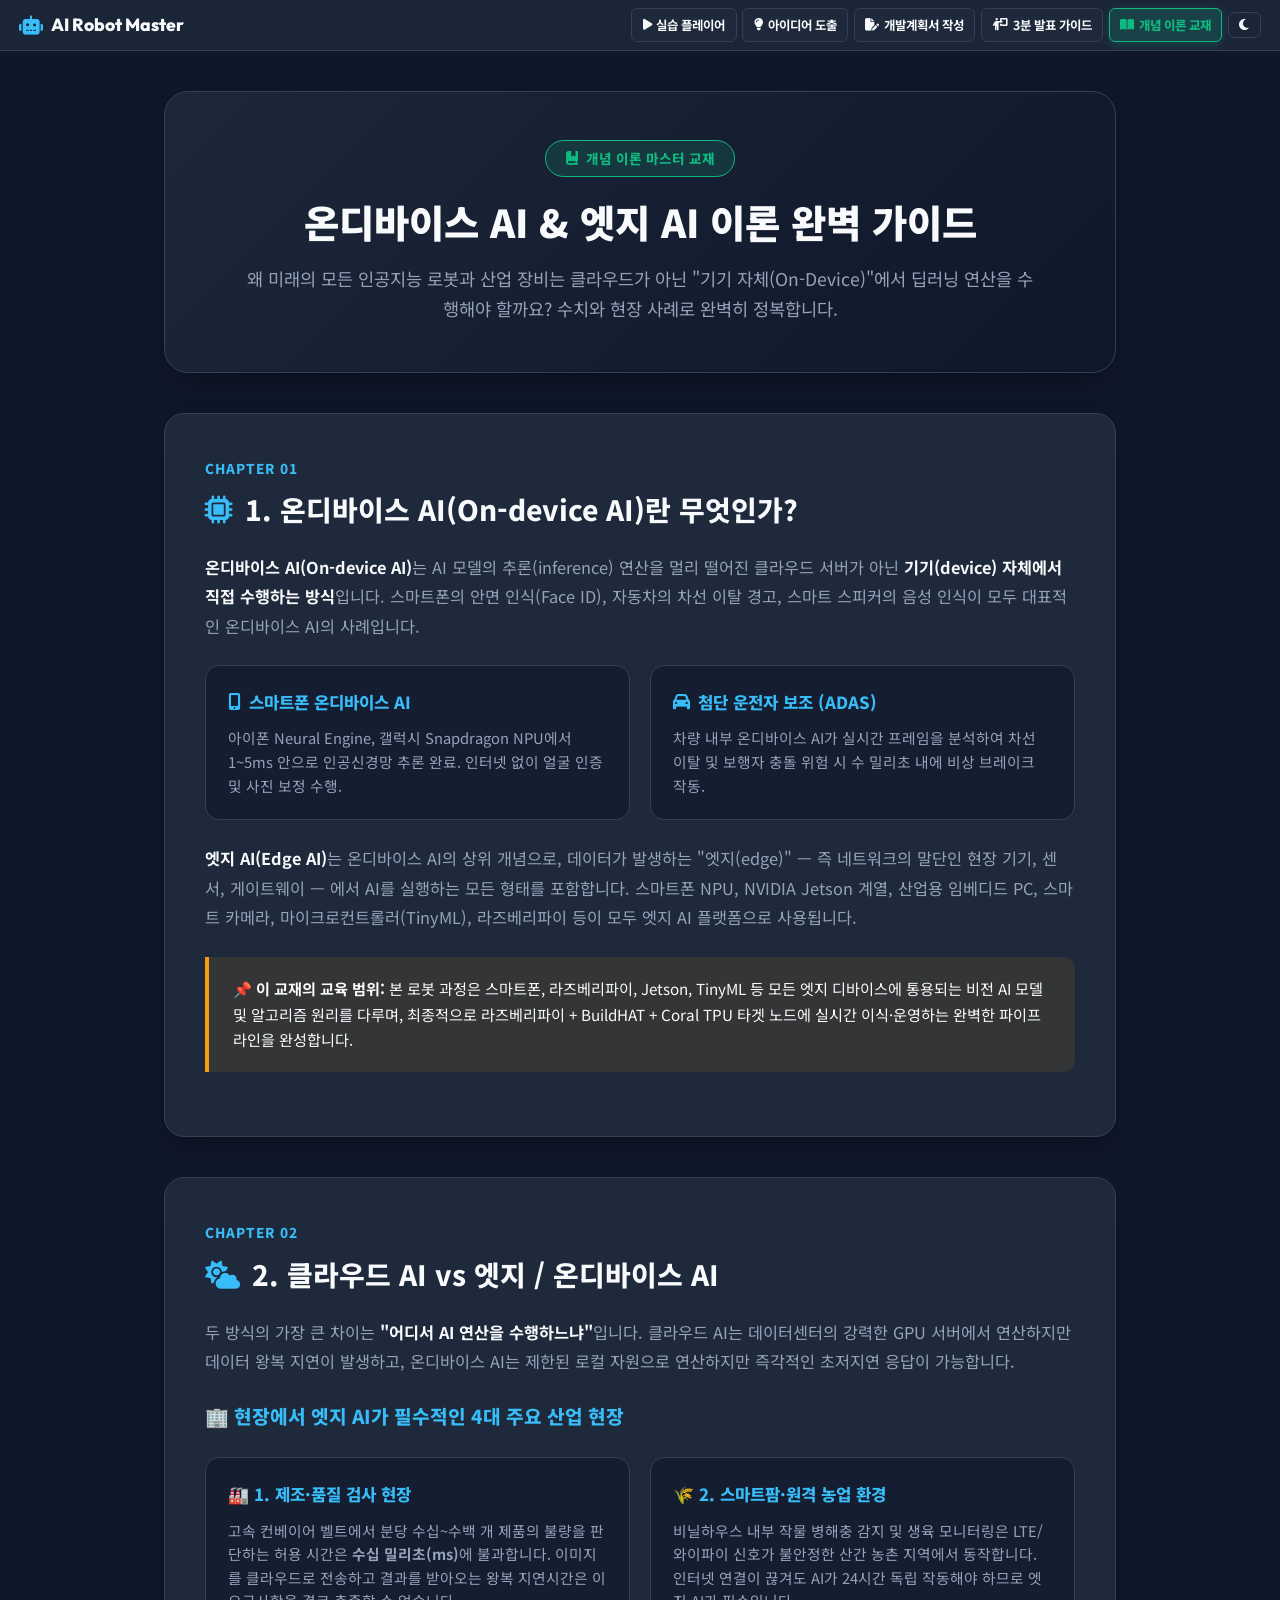
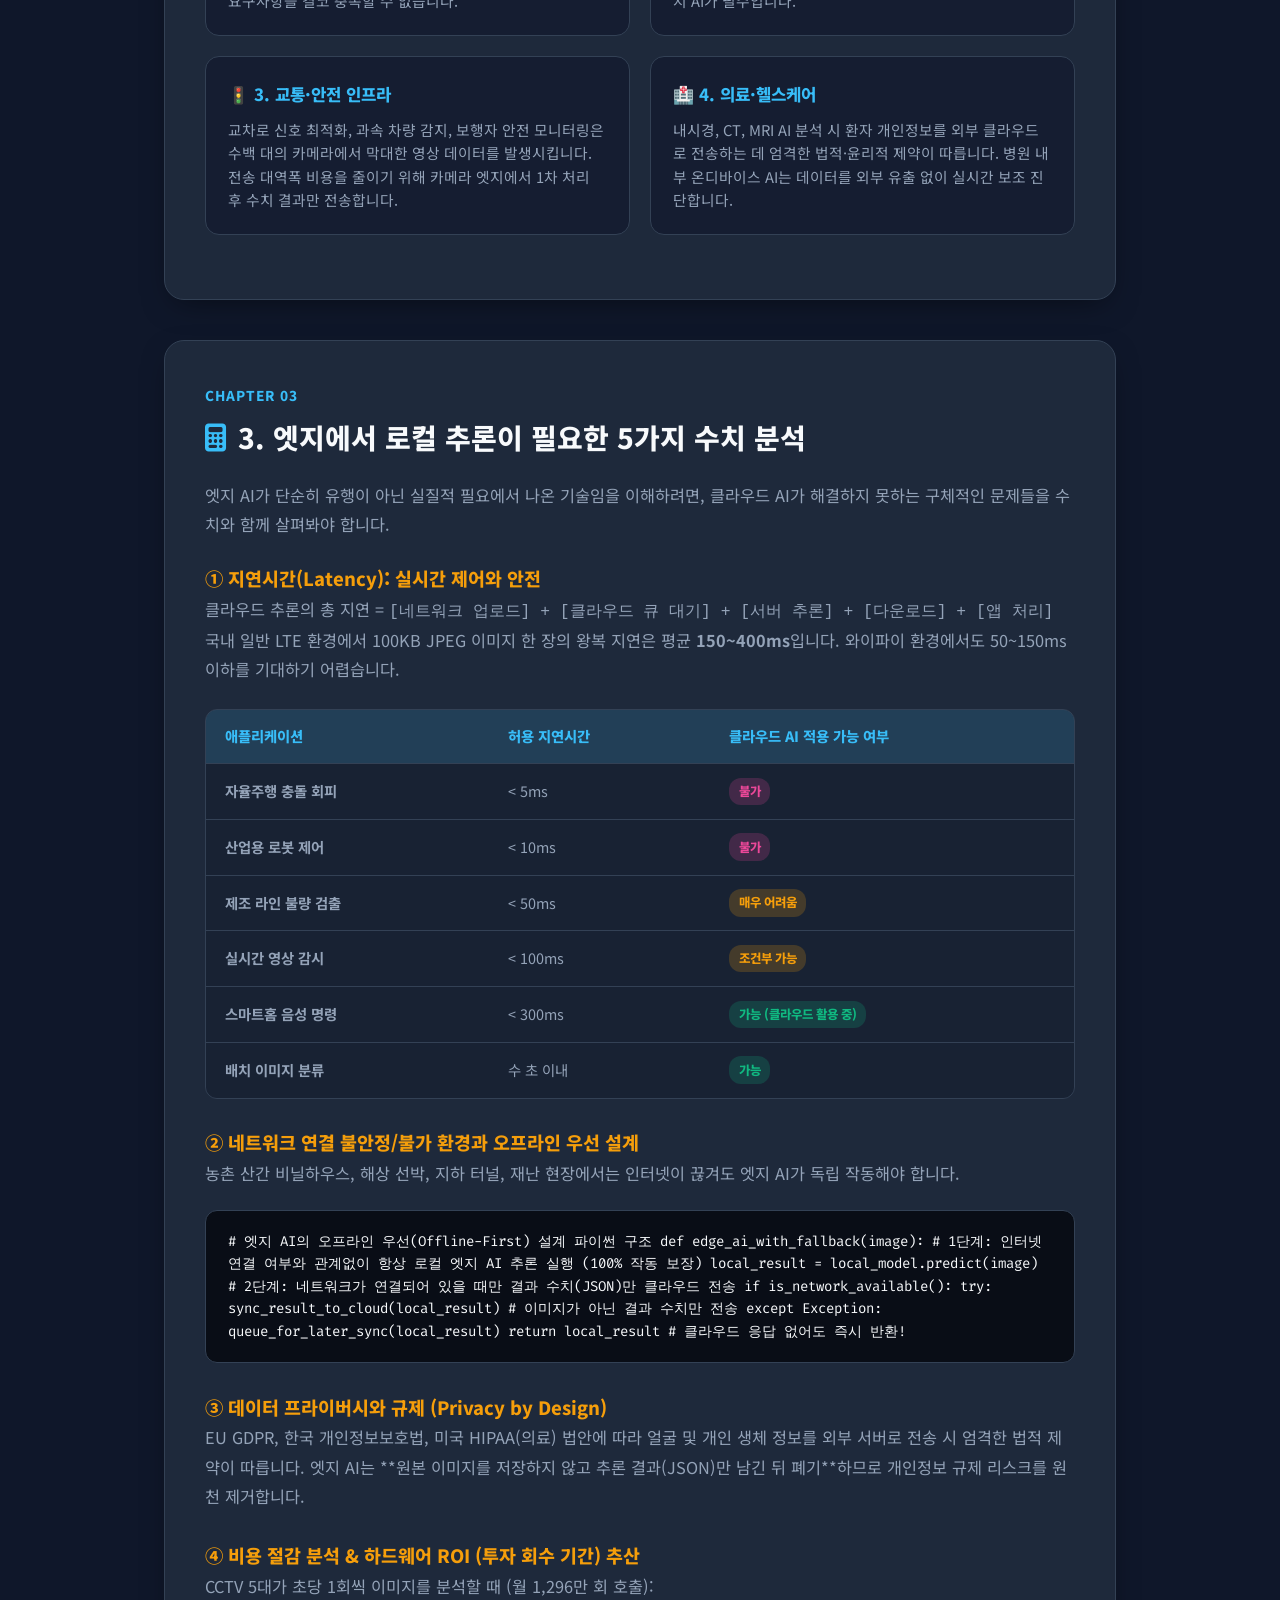
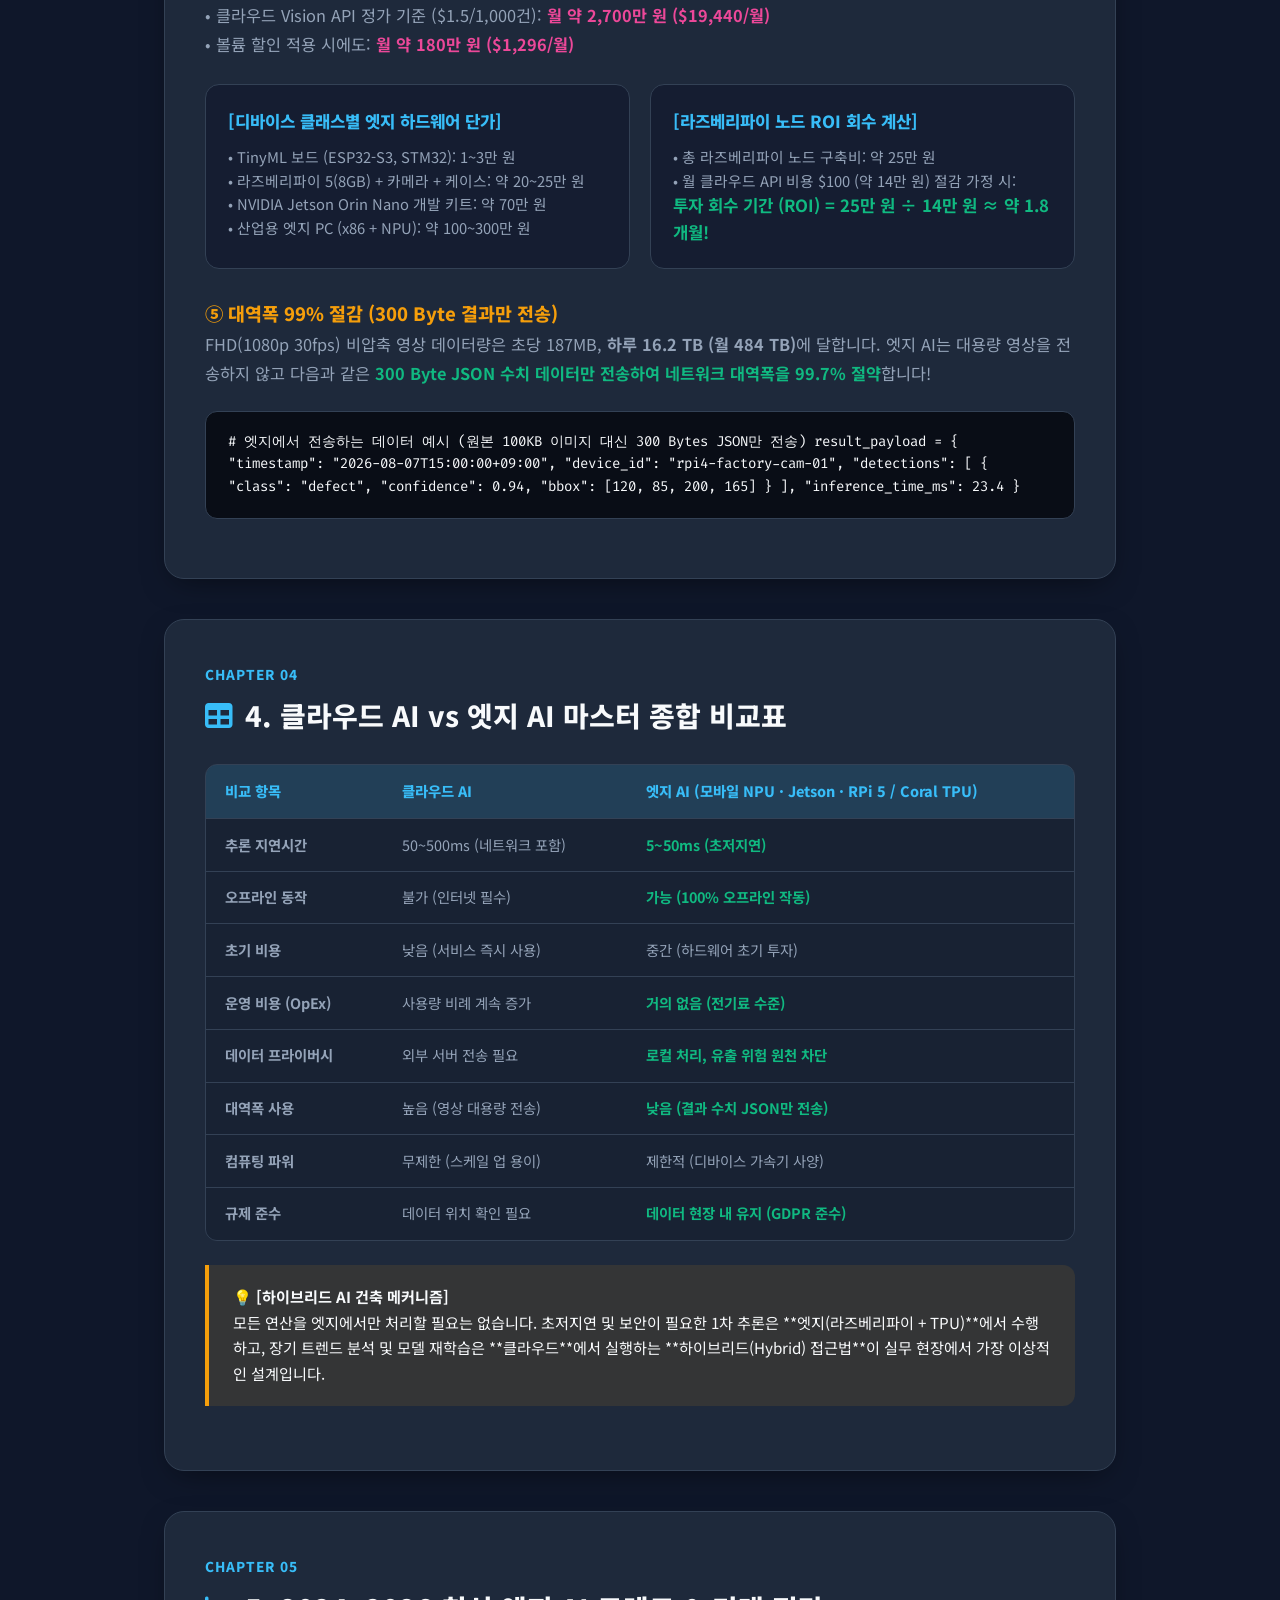
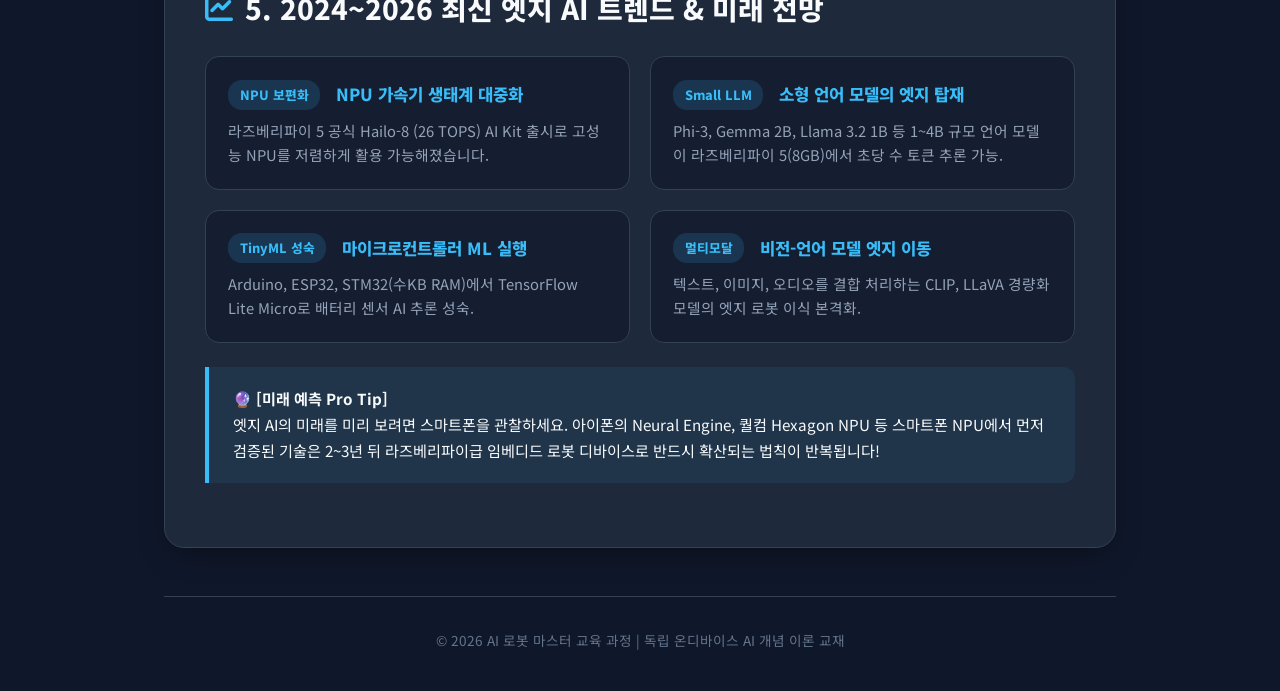
<file: theory.html>
<!DOCTYPE html>
<html lang="ko">
<head>
  <meta charset="UTF-8">
  <meta name="viewport" content="width=device-width, initial-scale=1.0">
  <title>온디바이스 AI & 엣지 AI 개념 이론 마스터 - AI 로봇 마스터 과정</title>
  
  <!-- Google Fonts & FontAwesome Icons -->
  <link rel="preconnect" href="https://fonts.googleapis.com">
  <link rel="preconnect" href="https://fonts.gstatic.com" crossorigin>
  <link href="https://fonts.googleapis.com/css2?family=Noto+Sans+KR:wght@300;400;500;700;900&family=Fira+Code:wght@400;600&family=Outfit:wght@600;800&display=swap" rel="stylesheet">
  <link rel="stylesheet" href="https://cdnjs.cloudflare.com/ajax/libs/font-awesome/6.4.0/css/all.min.css">

  <style>
    :root {
      --bg-primary: #0f172a;
      --bg-secondary: #1e293b;
      --bg-card: #1e293b;
      --bg-card-hover: #334155;
      --bg-box-inner: rgba(15, 23, 42, 0.6);
      --bg-terminal: #090d16;
      --text-main: #f8fafc;
      --text-muted: #94a3b8;
      --text-dim: #64748b;
      --accent-cyan: #38bdf8;
      --accent-blue: #3b82f6;
      --accent-purple: #8b5cf6;
      --accent-pink: #ec4899;
      --accent-green: #10b981;
      --accent-amber: #f59e0b;
      --border-color: #334155;
      --glass-bg: rgba(30, 41, 59, 0.85);
      --glass-border: rgba(255, 255, 255, 0.1);
      --shadow-lg: 0 10px 30px -10px rgba(0, 0, 0, 0.5);
      --font-sans: 'Noto Sans KR', sans-serif;
      --font-code: 'Fira Code', monospace;
      --font-title: 'Outfit', 'Noto Sans KR', sans-serif;
      --hero-gradient: linear-gradient(135deg, rgba(30, 41, 59, 0.9), rgba(15, 23, 42, 0.95));
      --table-th-bg: rgba(56, 189, 248, 0.15);
      --table-td-bg: rgba(15, 23, 42, 0.4);
    }

    [data-theme="light"] {
      --bg-primary: #f8fafc;
      --bg-secondary: #ffffff;
      --bg-card: #ffffff;
      --bg-card-hover: #f1f5f9;
      --bg-box-inner: #f8fafc;
      --bg-terminal: #1e293b;
      --text-main: #0f172a;
      --text-muted: #334155;
      --text-dim: #64748b;
      --border-color: #cbd5e1;
      --glass-bg: rgba(255, 255, 255, 0.9);
      --shadow-lg: 0 10px 25px -5px rgba(0, 0, 0, 0.08);
      --accent-cyan: #0284c7;
      --accent-blue: #2563eb;
      --accent-purple: #7c3aed;
      --accent-pink: #db2777;
      --accent-green: #059669;
      --accent-amber: #d97706;
      --hero-gradient: linear-gradient(135deg, #e2e8f0, #ffffff);
      --table-th-bg: rgba(2, 132, 199, 0.12);
      --table-td-bg: #ffffff;
    }

    * { box-sizing: border-box; margin: 0; padding: 0; }
    html { scroll-behavior: smooth; }
    body {
      font-family: var(--font-sans);
      background-color: var(--bg-primary);
      color: var(--text-main);
      line-height: 1.7;
      transition: background-color 0.3s, color 0.3s;
      overflow-x: hidden;
    }

    /* Top Sticky Header */
    .top-nav-header {
      position: sticky; top: 0; z-index: 1000;
      background-color: var(--glass-bg);
      backdrop-filter: blur(12px);
      border-bottom: 1px solid var(--border-color);
      padding: 0.8rem 2rem;
    }

    .top-nav-inner {
      max-width: 1100px; margin: 0 auto;
      display: flex; align-items: center; justify-content: space-between; gap: 1rem;
    }

    .brand-logo {
      display: flex; align-items: center; gap: 0.75rem;
      font-family: var(--font-title); font-weight: 800; font-size: 1.25rem;
      color: var(--text-main); text-decoration: none;
    }
    .brand-logo i { color: var(--accent-cyan); font-size: 1.4rem; }

    .nav-links { display: flex; align-items: center; gap: 1rem; }

    .btn-nav-link {
      display: inline-flex; align-items: center; gap: 0.5rem;
      padding: 0.5rem 1.2rem; border-radius: 10px; font-size: 0.88rem; font-weight: 700;
      text-decoration: none; transition: all 0.2s;
    }
    .btn-portal { background-color: var(--bg-card); border: 1px solid var(--border-color); color: var(--text-main); }
    .btn-portal:hover { border-color: var(--accent-cyan); color: var(--accent-cyan); transform: translateY(-1px); }

    .theme-toggle-btn {
      background: none; border: 1px solid var(--border-color);
      color: var(--text-main); padding: 0.45rem 0.8rem; border-radius: 8px;
      cursor: pointer; font-size: 0.8rem; display: flex; align-items: center; gap: 0.4rem;
    }

    .container { max-width: 1000px; margin: 0 auto; padding: 2.5rem 1.5rem; }

    /* Hero Banner */
    .theory-hero {
      background: var(--hero-gradient);
      border: 1px solid var(--border-color); border-radius: 24px;
      padding: 3rem 2.5rem; margin-bottom: 2.5rem;
      box-shadow: var(--shadow-lg); text-align: center;
      position: relative; overflow: hidden;
    }

    .theory-hero-badge {
      display: inline-flex; align-items: center; gap: 0.5rem;
      padding: 0.35rem 1.2rem; border-radius: 20px;
      background: rgba(16, 185, 129, 0.15); border: 1px solid var(--accent-green);
      color: var(--accent-green); font-size: 0.85rem; font-weight: 800; margin-bottom: 1.2rem;
    }

    .theory-hero-title {
      font-size: 2.4rem; font-weight: 900; line-height: 1.35; margin-bottom: 1rem;
      color: var(--text-main);
    }

    .theory-hero-sub {
      font-size: 1.1rem; color: var(--text-muted); max-width: 800px; margin: 0 auto;
    }

    /* Section Cards */
    .theory-section {
      background-color: var(--bg-card); border: 1px solid var(--border-color);
      border-radius: 20px; padding: 2.5rem; margin-bottom: 2.5rem;
      box-shadow: var(--shadow-lg); transition: border-color 0.3s;
    }

    .theory-section:hover { border-color: rgba(56, 189, 248, 0.4); }

    .section-num-tag {
      display: inline-block; font-size: 0.85rem; font-weight: 800;
      color: var(--accent-cyan); text-transform: uppercase; letter-spacing: 1px; margin-bottom: 0.4rem;
    }

    .section-title {
      font-size: 1.75rem; font-weight: 800; color: var(--text-main); margin-bottom: 1.2rem;
      display: flex; align-items: center; gap: 0.75rem;
    }
    .section-title i { color: var(--accent-cyan); }

    .content-paragraph {
      font-size: 1.02rem; color: var(--text-muted); margin-bottom: 1.4rem; line-height: 1.8;
    }

    .highlight-text { color: var(--text-main); font-weight: 700; }

    /* Concept 2-Column Grid */
    .concept-grid-2col {
      display: grid; grid-template-columns: repeat(auto-fit, minmax(280px, 1fr)); gap: 1.25rem; margin: 1.5rem 0;
    }

    .concept-card {
      background-color: var(--bg-box-inner); border: 1px solid var(--border-color);
      border-radius: 14px; padding: 1.4rem; transition: transform 0.2s;
    }
    .concept-card:hover { transform: translateY(-2px); border-color: var(--accent-cyan); }

    .concept-card h4 {
      color: var(--accent-cyan); font-size: 1.05rem; font-weight: 800; margin-bottom: 0.6rem;
      display: flex; align-items: center; gap: 0.5rem;
    }

    .concept-card p { font-size: 0.92rem; color: var(--text-muted); line-height: 1.6; }

    /* Tables */
    .data-table-wrapper { overflow-x: auto; margin: 1.5rem 0; border-radius: 12px; border: 1px solid var(--border-color); }
    .data-table { width: 100%; border-collapse: collapse; font-size: 0.9rem; text-align: left; }
    .data-table th {
      background-color: var(--table-th-bg); color: var(--accent-cyan);
      padding: 0.9rem 1.2rem; font-weight: 800; border-bottom: 1px solid var(--border-color);
    }
    .data-table td {
      padding: 0.85rem 1.2rem; border-bottom: 1px solid var(--border-color);
      color: var(--text-muted); background-color: var(--table-td-bg);
    }
    .data-table tr:last-child td { border-bottom: none; }
    .data-table tr:hover td { background-color: var(--bg-card-hover); }

    .badge-status {
      display: inline-block; padding: 0.2rem 0.6rem; border-radius: 12px; font-size: 0.78rem; font-weight: 800;
    }
    .badge-no { background-color: rgba(236, 72, 153, 0.2); color: var(--accent-pink); }
    .badge-hard { background-color: rgba(245, 158, 11, 0.2); color: var(--accent-amber); }
    .badge-yes { background-color: rgba(16, 185, 129, 0.2); color: var(--accent-green); }

    /* Code Box */
    .code-box {
      background-color: var(--bg-terminal); border-radius: 12px; border: 1px solid var(--border-color);
      padding: 1.2rem 1.4rem; margin: 1.2rem 0; font-family: var(--font-code); font-size: 0.88rem;
      line-height: 1.6; color: #f8fafc; overflow-x: auto;
    }

    .tip-box {
      background-color: rgba(245, 158, 11, 0.1); border-left: 4px solid var(--accent-amber);
      padding: 1.2rem 1.5rem; border-radius: 0 12px 12px 0; margin: 1.5rem 0;
      font-size: 0.95rem; color: var(--text-main); line-height: 1.7;
    }

    .trend-pill {
      display: inline-block; background-color: rgba(56, 189, 248, 0.15); color: var(--accent-cyan);
      font-size: 0.8rem; font-weight: 800; padding: 0.25rem 0.7rem; border-radius: 14px; margin-right: 0.5rem;
    }

    footer { border-top: 1px solid var(--border-color); padding-top: 2rem; text-align: center; color: var(--text-dim); font-size: 0.85rem; margin-top: 3rem; }
  
    /* Unified Navigation Button Styles */
    .btn-nav-link {
      background: var(--bg-card); border: 1px solid var(--border-color);
      color: var(--text-main); padding: 0.35rem 0.65rem; border-radius: 6px; font-weight: 700;
      font-size: 0.78rem; text-decoration: none; display: inline-flex; align-items: center; gap: 0.3rem;
      transition: all 0.2s; white-space: nowrap; flex-shrink: 0;
    }
    .btn-nav-link:hover {
      border-color: var(--accent-cyan); color: var(--accent-cyan); transform: translateY(-1px);
    }
    .btn-nav-link.active-main {
      background: linear-gradient(135deg, var(--accent-blue), var(--accent-cyan)) !important;
      color: #ffffff !important; border-color: transparent !important; font-weight: 800;
      box-shadow: 0 2px 10px rgba(56, 189, 248, 0.3);
    }
    .btn-nav-link.active-idea {
      background: rgba(245, 158, 11, 0.2) !important; border-color: var(--accent-amber) !important;
      color: var(--accent-amber) !important; font-weight: 800;
      box-shadow: 0 2px 10px rgba(245, 158, 11, 0.25);
    }
    .btn-nav-link.active-plan {
      background: rgba(56, 189, 248, 0.2) !important; border-color: var(--accent-cyan) !important;
      color: var(--accent-cyan) !important; font-weight: 800;
      box-shadow: 0 2px 10px rgba(56, 189, 248, 0.25);
    }
    .btn-nav-link.active-speech {
      background: rgba(139, 92, 246, 0.2) !important; border-color: var(--accent-purple) !important;
      color: var(--accent-purple) !important; font-weight: 800;
      box-shadow: 0 2px 10px rgba(139, 92, 246, 0.25);
    }
    .btn-nav-link.active-theory {
      background: rgba(16, 185, 129, 0.2) !important; border-color: var(--accent-green) !important;
      color: var(--accent-green) !important; font-weight: 800;
      box-shadow: 0 2px 10px rgba(16, 185, 129, 0.25);
    }

  
    /* Standard Header Styles across All Pages */
    header {
      position: sticky; top: 0; z-index: 1000;
      background-color: var(--glass-bg);
      backdrop-filter: blur(12px);
      border-bottom: 1px solid var(--border-color);
      padding: 0.5rem 1.2rem;
    }

    .header-inner {
      max-width: 1400px; margin: 0 auto;
      display: flex; align-items: center; justify-content: space-between; gap: 0.5rem; flex-wrap: nowrap;
    }

    .brand-logo {
      display: flex; align-items: center; gap: 0.5rem;
      font-family: var(--font-title); font-weight: 800; font-size: 1.1rem;
      color: var(--text-main); text-decoration: none; white-space: nowrap; flex-shrink: 0;
    }
    .brand-logo i { color: var(--accent-cyan); font-size: 1.2rem; }

    .nav-group { display: flex; gap: 0.35rem; align-items: center; flex-wrap: nowrap; flex-shrink: 0; }

    .theme-toggle-btn {
      background: none; border: 1px solid var(--border-color);
      color: var(--text-main); padding: 0.35rem 0.65rem; border-radius: 6px;
      cursor: pointer; font-size: 0.8rem; display: flex; align-items: center; gap: 0.4rem; flex-shrink: 0;
    }

    /* Unified Navigation Button Styles */
    .btn-nav-link {
      background: var(--bg-card); border: 1px solid var(--border-color);
      color: var(--text-main); padding: 0.35rem 0.65rem; border-radius: 6px; font-weight: 700;
      font-size: 0.78rem; text-decoration: none; display: inline-flex; align-items: center; gap: 0.3rem;
      transition: all 0.2s; white-space: nowrap; flex-shrink: 0;
    }
    .btn-nav-link:hover {
      border-color: var(--accent-cyan); color: var(--accent-cyan); transform: translateY(-1px);
    }
    .btn-nav-link.active-main {
      background: linear-gradient(135deg, var(--accent-blue), var(--accent-cyan)) !important;
      color: #ffffff !important; border-color: transparent !important; font-weight: 800;
      box-shadow: 0 2px 10px rgba(56, 189, 248, 0.3);
    }
    .btn-nav-link.active-idea {
      background: rgba(245, 158, 11, 0.2) !important; border-color: var(--accent-amber) !important;
      color: var(--accent-amber) !important; font-weight: 800;
      box-shadow: 0 2px 10px rgba(245, 158, 11, 0.25);
    }
    .btn-nav-link.active-plan {
      background: rgba(56, 189, 248, 0.2) !important; border-color: var(--accent-cyan) !important;
      color: var(--accent-cyan) !important; font-weight: 800;
      box-shadow: 0 2px 10px rgba(56, 189, 248, 0.25);
    }
    .btn-nav-link.active-speech {
      background: rgba(139, 92, 246, 0.2) !important; border-color: var(--accent-purple) !important;
      color: var(--accent-purple) !important; font-weight: 800;
      box-shadow: 0 2px 10px rgba(139, 92, 246, 0.25);
    }
    .btn-nav-link.active-theory {
      background: rgba(16, 185, 129, 0.2) !important; border-color: var(--accent-green) !important;
      color: var(--accent-green) !important; font-weight: 800;
      box-shadow: 0 2px 10px rgba(16, 185, 129, 0.25);
    }

  </style>
</head>
<body>

  <!-- Top Header Navigation -->
    <header>
    <div class="header-inner">
      <a href="index.html" class="brand-logo"><i class="fa-solid fa-robot"></i> AI Robot Master</a>
      <div class="nav-group">
        <a href="index.html" class="btn-nav-link"><i class="fa-solid fa-play"></i> 실습 플레이어</a>
        <a href="page_idea_generation.html" class="btn-nav-link"><i class="fa-solid fa-lightbulb"></i> 아이디어 도출</a>
        <a href="page_project_plan.html" class="btn-nav-link"><i class="fa-solid fa-file-pen"></i> 개발계획서 작성</a>
        <a href="page_presentation_guide.html" class="btn-nav-link"><i class="fa-solid fa-person-chalkboard"></i> 3분 발표 가이드</a>
        <a href="theory.html" class="btn-nav-link active-theory"><i class="fa-solid fa-book-open"></i> 개념 이론 교재</a>
        <button class="theme-toggle-btn" id="themeToggleBtn"><i class="fa-solid fa-moon"></i></button>
      </div>
    </div>
  </header>

  <div class="container">

    <!-- Hero Header Banner -->
    <div class="theory-hero">
      <div class="theory-hero-badge">
        <i class="fa-solid fa-book-bookmark"></i> 개념 이론 마스터 교재
      </div>
      <h1 class="theory-hero-title">온디바이스 AI & 엣지 AI 이론 완벽 가이드</h1>
      <p class="theory-hero-sub">
        왜 미래의 모든 인공지능 로봇과 산업 장비는 클라우드가 아닌 "기기 자체(On-Device)"에서 딥러닝 연산을 수행해야 할까요? 수치와 현장 사례로 완벽히 정복합니다.
      </p>
    </div>

    <!-- PART 1: 온디바이스 AI란 무엇인가 -->
    <section class="theory-section" id="part1">
      <span class="section-num-tag">Chapter 01</span>
      <h2 class="section-title"><i class="fa-solid fa-microchip"></i> 1. 온디바이스 AI(On-device AI)란 무엇인가?</h2>

      <p class="content-paragraph">
        <span class="highlight-text">온디바이스 AI(On-device AI)</span>는 AI 모델의 추론(inference) 연산을 멀리 떨어진 클라우드 서버가 아닌 <span class="highlight-text">기기(device) 자체에서 직접 수행하는 방식</span>입니다. 스마트폰의 안면 인식(Face ID), 자동차의 차선 이탈 경고, 스마트 스피커의 음성 인식이 모두 대표적인 온디바이스 AI의 사례입니다.
      </p>

      <div class="concept-grid-2col">
        <div class="concept-card">
          <h4><i class="fa-solid fa-mobile-screen-button"></i> 스마트폰 온디바이스 AI</h4>
          <p>아이폰 Neural Engine, 갤럭시 Snapdragon NPU에서 1~5ms 안으로 인공신경망 추론 완료. 인터넷 없이 얼굴 인증 및 사진 보정 수행.</p>
        </div>
        <div class="concept-card">
          <h4><i class="fa-solid fa-car"></i> 첨단 운전자 보조 (ADAS)</h4>
          <p>차량 내부 온디바이스 AI가 실시간 프레임을 분석하여 차선 이탈 및 보행자 충돌 위험 시 수 밀리초 내에 비상 브레이크 작동.</p>
        </div>
      </div>

      <p class="content-paragraph" style="margin-top: 1rem;">
        <span class="highlight-text">엣지 AI(Edge AI)</span>는 온디바이스 AI의 상위 개념으로, 데이터가 발생하는 "엣지(edge)" — 즉 네트워크의 말단인 현장 기기, 센서, 게이트웨이 — 에서 AI를 실행하는 모든 형태를 포함합니다. 스마트폰 NPU, NVIDIA Jetson 계열, 산업용 임베디드 PC, 스마트 카메라, 마이크로컨트롤러(TinyML), 라즈베리파이 등이 모두 엣지 AI 플랫폼으로 사용됩니다.
      </p>

      <div class="tip-box">
        📌 <strong>이 교재의 교육 범위:</strong> 본 로봇 과정은 스마트폰, 라즈베리파이, Jetson, TinyML 등 모든 엣지 디바이스에 통용되는 비전 AI 모델 및 알고리즘 원리를 다루며, 최종적으로 라즈베리파이 + BuildHAT + Coral TPU 타겟 노드에 실시간 이식·운영하는 완벽한 파이프라인을 완성합니다.
      </div>
    </section>

    <!-- PART 2: 클라우드 AI vs 엣지/온디바이스 AI -->
    <section class="theory-section" id="part2">
      <span class="section-num-tag">Chapter 02</span>
      <h2 class="section-title"><i class="fa-solid fa-cloud-sun"></i> 2. 클라우드 AI vs 엣지 / 온디바이스 AI</h2>

      <p class="content-paragraph">
        두 방식의 가장 큰 차이는 <span class="highlight-text">"어디서 AI 연산을 수행하느냐"</span>입니다. 클라우드 AI는 데이터센터의 강력한 GPU 서버에서 연산하지만 데이터 왕복 지연이 발생하고, 온디바이스 AI는 제한된 로컬 자원으로 연산하지만 즉각적인 초저지연 응답이 가능합니다.
      </p>

      <h3 style="font-size: 1.2rem; font-weight: 800; color: var(--accent-cyan); margin: 1.5rem 0 10px 0;">
        🏢 현장에서 엣지 AI가 필수적인 4대 주요 산업 현장
      </h3>

      <div class="concept-grid-2col">
        <div class="concept-card">
          <h4>🏭 1. 제조·품질 검사 현장</h4>
          <p>
            고속 컨베이어 벨트에서 분당 수십~수백 개 제품의 불량을 판단하는 허용 시간은 <strong>수십 밀리초(ms)</strong>에 불과합니다. 이미지를 클라우드로 전송하고 결과를 받아오는 왕복 지연시간은 이 요구사항을 결코 충족할 수 없습니다.
          </p>
        </div>

        <div class="concept-card">
          <h4>🌾 2. 스마트팜·원격 농업 환경</h4>
          <p>
            비닐하우스 내부 작물 병해충 감지 및 생육 모니터링은 LTE/와이파이 신호가 불안정한 산간 농촌 지역에서 동작합니다. 인터넷 연결이 끊겨도 AI가 24시간 독립 작동해야 하므로 엣지 AI가 필수입니다.
          </p>
        </div>

        <div class="concept-card">
          <h4>🚦 3. 교통·안전 인프라</h4>
          <p>
            교차로 신호 최적화, 과속 차량 감지, 보행자 안전 모니터링은 수백 대의 카메라에서 막대한 영상 데이터를 발생시킵니다. 전송 대역폭 비용을 줄이기 위해 카메라 엣지에서 1차 처리 후 수치 결과만 전송합니다.
          </p>
        </div>

        <div class="concept-card">
          <h4>🏥 4. 의료·헬스케어</h4>
          <p>
            내시경, CT, MRI AI 분석 시 환자 개인정보를 외부 클라우드로 전송하는 데 엄격한 법적·윤리적 제약이 따릅니다. 병원 내부 온디바이스 AI는 데이터를 외부 유출 없이 실시간 보조 진단합니다.
          </p>
        </div>
      </div>
    </section>

    <!-- PART 3: 엣지에서 로컬 추론이 필요한 5가지 핵심 이유 (수치 분석) -->
    <section class="theory-section" id="part3">
      <span class="section-num-tag">Chapter 03</span>
      <h2 class="section-title"><i class="fa-solid fa-calculator"></i> 3. 엣지에서 로컬 추론이 필요한 5가지 수치 분석</h2>

      <p class="content-paragraph">
        엣지 AI가 단순히 유행이 아닌 실질적 필요에서 나온 기술임을 이해하려면, 클라우드 AI가 해결하지 못하는 구체적인 문제들을 수치와 함께 살펴봐야 합니다.
      </p>

      <!-- 1. Latency -->
      <h3 style="font-size: 1.15rem; font-weight: 800; color: var(--accent-amber); margin-top: 1.5rem;">
        ① 지연시간(Latency): 실시간 제어와 안전
      </h3>
      <p class="content-paragraph">
        클라우드 추론의 총 지연 = <code>[네트워크 업로드] + [클라우드 큐 대기] + [서버 추론] + [다운로드] + [앱 처리]</code><br>
        국내 일반 LTE 환경에서 100KB JPEG 이미지 한 장의 왕복 지연은 평균 <strong>150~400ms</strong>입니다. 와이파이 환경에서도 50~150ms 이하를 기대하기 어렵습니다.
      </p>

      <div class="data-table-wrapper">
        <table class="data-table">
          <thead>
            <tr>
              <th>애플리케이션</th>
              <th>허용 지연시간</th>
              <th>클라우드 AI 적용 가능 여부</th>
            </tr>
          </thead>
          <tbody>
            <tr>
              <td><strong>자율주행 충돌 회피</strong></td>
              <td>&lt; 5ms</td>
              <td><span class="badge-status badge-no">불가</span></td>
            </tr>
            <tr>
              <td><strong>산업용 로봇 제어</strong></td>
              <td>&lt; 10ms</td>
              <td><span class="badge-status badge-no">불가</span></td>
            </tr>
            <tr>
              <td><strong>제조 라인 불량 검출</strong></td>
              <td>&lt; 50ms</td>
              <td><span class="badge-status badge-hard">매우 어려움</span></td>
            </tr>
            <tr>
              <td><strong>실시간 영상 감시</strong></td>
              <td>&lt; 100ms</td>
              <td><span class="badge-status badge-hard">조건부 가능</span></td>
            </tr>
            <tr>
              <td><strong>스마트홈 음성 명령</strong></td>
              <td>&lt; 300ms</td>
              <td><span class="badge-status badge-yes">가능 (클라우드 활용 중)</span></td>
            </tr>
            <tr>
              <td><strong>배치 이미지 분류</strong></td>
              <td>수 초 이내</td>
              <td><span class="badge-status badge-yes">가능</span></td>
            </tr>
          </tbody>
        </table>
      </div>

      <!-- 2. Offline Fallback Code -->
      <h3 style="font-size: 1.15rem; font-weight: 800; color: var(--accent-amber); margin-top: 1.8rem;">
        ② 네트워크 연결 불안정/불가 환경과 오프라인 우선 설계
      </h3>
      <p class="content-paragraph">
        농촌 산간 비닐하우스, 해상 선박, 지하 터널, 재난 현장에서는 인터넷이 끊겨도 엣지 AI가 독립 작동해야 합니다.
      </p>

      <div class="code-box">
<span class="cmd-comment"># 엣지 AI의 오프라인 우선(Offline-First) 설계 파이썬 구조</span>
<span class="cmd-keyword">def</span> <span class="cmd-arg">edge_ai_with_fallback</span>(image):
    <span class="cmd-comment"># 1단계: 인터넷 연결 여부와 관계없이 항상 로컬 엣지 AI 추론 실행 (100% 작동 보장)</span>
    local_result = local_model.predict(image)

    <span class="cmd-comment"># 2단계: 네트워크가 연결되어 있을 때만 결과 수치(JSON)만 클라우드 전송</span>
    <span class="cmd-keyword">if</span> is_network_available():
        <span class="cmd-keyword">try</span>:
            sync_result_to_cloud(local_result)  <span class="cmd-comment"># 이미지가 아닌 결과 수치만 전송</span>
        <span class="cmd-keyword">except</span> Exception:
            queue_for_later_sync(local_result)

    <span class="cmd-keyword">return</span> local_result  <span class="cmd-comment"># 클라우드 응답 없어도 즉시 반환!</span>
      </div>

      <!-- 3. Privacy & Regulation -->
      <h3 style="font-size: 1.15rem; font-weight: 800; color: var(--accent-amber); margin-top: 1.8rem;">
        ③ 데이터 프라이버시와 규제 (Privacy by Design)
      </h3>
      <p class="content-paragraph">
        EU GDPR, 한국 개인정보보호법, 미국 HIPAA(의료) 법안에 따라 얼굴 및 개인 생체 정보를 외부 서버로 전송 시 엄격한 법적 제약이 따릅니다. 엣지 AI는 **원본 이미지를 저장하지 않고 추론 결과(JSON)만 남긴 뒤 폐기**하므로 개인정보 규제 리스크를 원천 제거합니다.
      </p>

      <!-- 4. Cost & ROI Analysis -->
      <h3 style="font-size: 1.15rem; font-weight: 800; color: var(--accent-amber); margin-top: 1.8rem;">
        ④ 비용 절감 분석 & 하드웨어 ROI (투자 회수 기간) 추산
      </h3>
      <p class="content-paragraph">
        CCTV 5대가 초당 1회씩 이미지를 분석할 때 (월 1,296만 회 호출):<br>
        • 클라우드 Vision API 정가 기준 ($1.5/1,000건): <span class="highlight-text" style="color:var(--accent-pink);">월 약 2,700만 원 ($19,440/월)</span><br>
        • 볼륨 할인 적용 시에도: <span class="highlight-text" style="color:var(--accent-pink);">월 약 180만 원 ($1,296/월)</span>
      </p>

      <div class="concept-grid-2col">
        <div class="concept-card">
          <h4>[디바이스 클래스별 엣지 하드웨어 단가]</h4>
          <p>
            • TinyML 보드 (ESP32-S3, STM32): 1~3만 원<br>
            • 라즈베리파이 5(8GB) + 카메라 + 케이스: 약 20~25만 원<br>
            • NVIDIA Jetson Orin Nano 개발 키트: 약 70만 원<br>
            • 산업용 엣지 PC (x86 + NPU): 약 100~300만 원
          </p>
        </div>
        <div class="concept-card">
          <h4>[라즈베리파이 노드 ROI 회수 계산]</h4>
          <p>
            • 총 라즈베리파이 노드 구축비: 약 25만 원<br>
            • 월 클라우드 API 비용 $100 (약 14만 원) 절감 가정 시:<br>
            <strong style="color: var(--accent-green); font-size: 1.05rem;">투자 회수 기간 (ROI) = 25만 원 ÷ 14만 원 ≈ 약 1.8개월!</strong>
          </p>
        </div>
      </div>

      <!-- 5. Bandwidth Savings -->
      <h3 style="font-size: 1.15rem; font-weight: 800; color: var(--accent-amber); margin-top: 1.8rem;">
        ⑤ 대역폭 99% 절감 (300 Byte 결과만 전송)
      </h3>
      <p class="content-paragraph">
        FHD(1080p 30fps) 비압축 영상 데이터량은 초당 187MB, <strong>하루 16.2 TB (월 484 TB)</strong>에 달합니다. 엣지 AI는 대용량 영상을 전송하지 않고 다음과 같은 <span class="highlight-text" style="color: var(--accent-green);">300 Byte JSON 수치 데이터만 전송하여 네트워크 대역폭을 99.7% 절약</span>합니다!
      </p>

      <div class="code-box">
<span class="cmd-comment"># 엣지에서 전송하는 데이터 예시 (원본 100KB 이미지 대신 300 Bytes JSON만 전송)</span>
result_payload = {
    <span class="cmd-string">"timestamp"</span>: <span class="cmd-string">"2026-08-07T15:00:00+09:00"</span>,
    <span class="cmd-string">"device_id"</span>: <span class="cmd-string">"rpi4-factory-cam-01"</span>,
    <span class="cmd-string">"detections"</span>: [
        {
            <span class="cmd-string">"class"</span>: <span class="cmd-string">"defect"</span>,
            <span class="cmd-string">"confidence"</span>: 0.94,
            <span class="cmd-string">"bbox"</span>: [120, 85, 200, 165]
        }
    ],
    <span class="cmd-string">"inference_time_ms"</span>: 23.4
}
      </div>
    </section>

    <!-- PART 4: 클라우드 vs 엣지 마스터 종합 비교표 -->
    <section class="theory-section" id="part4">
      <span class="section-num-tag">Chapter 04</span>
      <h2 class="section-title"><i class="fa-solid fa-table"></i> 4. 클라우드 AI vs 엣지 AI 마스터 종합 비교표</h2>

      <div class="data-table-wrapper">
        <table class="data-table">
          <thead>
            <tr>
              <th>비교 항목</th>
              <th>클라우드 AI</th>
              <th>엣지 AI (모바일 NPU · Jetson · RPi 5 / Coral TPU)</th>
            </tr>
          </thead>
          <tbody>
            <tr>
              <td><strong>추론 지연시간</strong></td>
              <td>50~500ms (네트워크 포함)</td>
              <td><strong style="color:var(--accent-green);">5~50ms (초저지연)</strong></td>
            </tr>
            <tr>
              <td><strong>오프라인 동작</strong></td>
              <td>불가 (인터넷 필수)</td>
              <td><strong style="color:var(--accent-green);">가능 (100% 오프라인 작동)</strong></td>
            </tr>
            <tr>
              <td><strong>초기 비용</strong></td>
              <td>낮음 (서비스 즉시 사용)</td>
              <td>중간 (하드웨어 초기 투자)</td>
            </tr>
            <tr>
              <td><strong>운영 비용 (OpEx)</strong></td>
              <td>사용량 비례 계속 증가</td>
              <td><strong style="color:var(--accent-green);">거의 없음 (전기료 수준)</strong></td>
            </tr>
            <tr>
              <td><strong>데이터 프라이버시</strong></td>
              <td>외부 서버 전송 필요</td>
              <td><strong style="color:var(--accent-green);">로컬 처리, 유출 위험 원천 차단</strong></td>
            </tr>
            <tr>
              <td><strong>대역폭 사용</strong></td>
              <td>높음 (영상 대용량 전송)</td>
              <td><strong style="color:var(--accent-green);">낮음 (결과 수치 JSON만 전송)</strong></td>
            </tr>
            <tr>
              <td><strong>컴퓨팅 파워</strong></td>
              <td>무제한 (스케일 업 용이)</td>
              <td>제한적 (디바이스 가속기 사양)</td>
            </tr>
            <tr>
              <td><strong>규제 준수</strong></td>
              <td>데이터 위치 확인 필요</td>
              <td><strong style="color:var(--accent-green);">데이터 현장 내 유지 (GDPR 준수)</strong></td>
            </tr>
          </tbody>
        </table>
      </div>

      <div class="tip-box">
        💡 <strong>[하이브리드 AI 건축 메커니즘]</strong><br>
        모든 연산을 엣지에서만 처리할 필요는 없습니다. 초저지연 및 보안이 필요한 1차 추론은 **엣지(라즈베리파이 + TPU)**에서 수행하고, 장기 트렌드 분석 및 모델 재학습은 **클라우드**에서 실행하는 **하이브리드(Hybrid) 접근법**이 실무 현장에서 가장 이상적인 설계입니다.
      </div>
    </section>

    <!-- PART 5: 2024~2026 최신 트렌드 -->
    <section class="theory-section" id="part5">
      <span class="section-num-tag">Chapter 05</span>
      <h2 class="section-title"><i class="fa-solid fa-chart-line"></i> 5. 2024~2026 최신 엣지 AI 트렌드 & 미래 전망</h2>

      <div class="concept-grid-2col">
        <div class="concept-card">
          <h4><span class="trend-pill">NPU 보편화</span> NPU 가속기 생태계 대중화</h4>
          <p>라즈베리파이 5 공식 Hailo-8 (26 TOPS) AI Kit 출시로 고성능 NPU를 저렴하게 활용 가능해졌습니다.</p>
        </div>
        <div class="concept-card">
          <h4><span class="trend-pill">Small LLM</span> 소형 언어 모델의 엣지 탑재</h4>
          <p>Phi-3, Gemma 2B, Llama 3.2 1B 등 1~4B 규모 언어 모델이 라즈베리파이 5(8GB)에서 초당 수 토큰 추론 가능.</p>
        </div>
        <div class="concept-card">
          <h4><span class="trend-pill">TinyML 성숙</span> 마이크로컨트롤러 ML 실행</h4>
          <p>Arduino, ESP32, STM32(수KB RAM)에서 TensorFlow Lite Micro로 배터리 센서 AI 추론 성숙.</p>
        </div>
        <div class="concept-card">
          <h4><span class="trend-pill">멀티모달</span> 비전-언어 모델 엣지 이동</h4>
          <p>텍스트, 이미지, 오디오를 결합 처리하는 CLIP, LLaVA 경량화 모델의 엣지 로봇 이식 본격화.</p>
        </div>
      </div>

      <div class="tip-box" style="background-color: rgba(56, 189, 248, 0.08); border-left-color: var(--accent-cyan);">
        🔮 <strong>[미래 예측 Pro Tip]</strong><br>
        엣지 AI의 미래를 미리 보려면 스마트폰을 관찰하세요. 아이폰의 Neural Engine, 퀄컴 Hexagon NPU 등 스마트폰 NPU에서 먼저 검증된 기술은 2~3년 뒤 라즈베리파이급 임베디드 로봇 디바이스로 반드시 확산되는 법칙이 반복됩니다!
      </div>
    </section>

    <footer>
      <p>© 2026 AI 로봇 마스터 교육 과정 | 독립 온디바이스 AI 개념 이론 교재</p>
    </footer>

  </div>

  <script>
    // Theme Toggle
    const themeBtn = document.getElementById('themeToggleBtn');
    let isDark = true;
    themeBtn.addEventListener('click', () => {
      isDark = !isDark;
      if (isDark) {
        document.documentElement.removeAttribute('data-theme');
        themeBtn.innerHTML = '<i class="fa-solid fa-moon"></i>';
      } else {
        document.documentElement.setAttribute('data-theme', 'light');
        themeBtn.innerHTML = '<i class="fa-solid fa-sun"></i>';
      }
    });
  </script>
</body>
</html>
</file>
<file: v2/assets/styles.css>
:root{color-scheme:dark;--bg:#0b1427;--header:#0d172bdc;--surface:#121f35;--surface2:#172740;--surface3:#1c304b;--line:#29405c;--text:#f3f7ff;--muted:#a2b2cb;--dim:#7f96b4;--accent:#61e5c4;--accent-strong:#20c6b4;--blue:#75baff;--warning:#ffd08c;--danger:#ff8d9c;--shadow:0 22px 65px #0208146b;--radius:19px;--max:1240px;font-family:system-ui,-apple-system,'Segoe UI','Malgun Gothic','Apple SD Gothic Neo',sans-serif}
[data-theme="light"]{color-scheme:light;--bg:#f5f8fd;--header:#ffffffee;--surface:#ffffff;--surface2:#eef4fa;--surface3:#e9f1f8;--line:#d6e2ed;--text:#14243a;--muted:#53667d;--dim:#6c8197;--accent:#087d72;--accent-strong:#0b9c85;--blue:#266ac6;--warning:#8d5b08;--danger:#b12343;--shadow:0 16px 42px #9cacc53d}
*{box-sizing:border-box}html{scroll-behavior:smooth}body{margin:0;background:var(--bg);color:var(--text);line-height:1.64;min-width:320px}button,input{font:inherit}button,a{touch-action:manipulation}a{color:inherit;text-decoration:none}a:hover{color:var(--accent)}button{cursor:pointer}button:disabled{opacity:.36;cursor:not-allowed}a:focus-visible,button:focus-visible,summary:focus-visible{outline:3px solid var(--accent);outline-offset:3px}::selection{background:var(--accent);color:var(--bg)}.container{max-width:var(--max);margin:auto;padding-left:30px;padding-right:30px}.skip-link{position:absolute;z-index:200;top:-100px;left:24px;padding:12px 16px;background:var(--accent);color:#0c2630}.skip-link:focus{top:12px}.ambient{position:fixed;border-radius:50%;z-index:-1;pointer-events:none;filter:blur(90px);opacity:.16}.ambient-one{width:480px;height:480px;top:-200px;right:0;background:#0e8e9b}.ambient-two{width:420px;height:420px;top:600px;left:-250px;background:#3270c9}.site-header{position:sticky;top:0;z-index:50;background:var(--header);border-bottom:1px solid var(--line);backdrop-filter:blur(18px)}.header-inner{min-height:79px;display:flex;align-items:center;justify-content:space-between;gap:24px}.brand{display:flex;align-items:center;gap:10px;color:var(--text)!important;flex-shrink:0}.brand-mark{display:grid;place-items:center;width:42px;height:42px;color:var(--accent);border:1px solid #51e7cd55;background:#40e6be0d;border-radius:12px}.brand-mark svg{width:29px;height:29px}.brand strong{display:block;letter-spacing:.5px;font-size:15px;white-space:nowrap;line-height:1.12}.brand strong em{font-style:normal;color:var(--accent)}.brand small{display:block;letter-spacing:2.4px;font-size:8px;font-weight:700;color:var(--dim);margin-top:6px}.top-nav{display:flex;gap:6px;align-items:center}.top-nav a{padding:11px 14px;font-size:13px;font-weight:700;color:var(--muted);border-radius:10px;white-space:nowrap}.top-nav a.active,.top-nav a:hover{background:var(--surface2);color:var(--accent)}.header-actions{display:flex;align-items:center;gap:10px}.header-version{font-size:9px;letter-spacing:1px;white-space:nowrap;color:var(--dim);font-weight:800}.icon-button{width:39px;height:39px;border:1px solid var(--line);color:var(--text);border-radius:10px;background:var(--surface);display:grid;place-items:center;font-size:19px}.mobile-menu{display:none}.view{animation:appear .3s ease both;padding-top:34px;padding-bottom:80px}.view[hidden]{display:none!important}@keyframes appear{from{opacity:.45;transform:translateY(5px)}to{opacity:1;transform:translateY(0)}}.eyebrow,.section-kicker{font-size:11px;font-weight:850;letter-spacing:1.9px;color:var(--accent);text-transform:uppercase}.eyebrow{display:flex;align-items:center;gap:10px}.eyebrow-sep{color:var(--line)}.pulse-dot,.status-led{display:inline-block;width:7px;height:7px;border-radius:50%;background:var(--accent);box-shadow:0 0 13px #4febc8aa}.hero{display:grid;grid-template-columns:minmax(0,1.08fr) minmax(380px,.92fr);gap:34px;align-items:center;min-height:500px;padding:23px 0 40px}.hero-copy{padding:18px 0}.hero h1{font-size:clamp(41px,4.7vw,70px);letter-spacing:-3.6px;line-height:1.15;margin:24px 0;font-weight:860;word-break:keep-all}.gradient-text{background:linear-gradient(100deg,var(--accent),#8bbdff);background-clip:text;color:transparent}.hero-lead{font-size:16px;color:var(--muted);max-width:580px;line-height:1.95;word-break:keep-all}.hero-cta{display:flex;flex-wrap:wrap;gap:12px;margin-top:30px}.button{border:1px solid transparent;border-radius:11px;display:inline-flex;align-items:center;justify-content:center;gap:14px;padding:13px 19px;font-size:13px;font-weight:800;min-height:45px;transition:transform .15s,background .15s,color .15s}.button:hover:not(:disabled){transform:translateY(-1px);color:inherit}.button-primary{background:var(--accent);color:#0b2631;border-color:var(--accent)}.button-primary:hover:not(:disabled){background:#9bffe4;color:#0b2631}.button-glass,.button-outline{background:var(--surface);border-color:var(--line);color:var(--text)}.button-glass:hover,.button-outline:hover{border-color:var(--accent);color:var(--accent)}.button.small{font-size:12px;padding:9px 14px;min-height:38px}.button-done{background:#103e40;border-color:#2e847c;color:#9ef5d9}.button-done.is-done{background:var(--surface2);border-color:var(--accent);color:var(--accent)}.button-danger{background:#8d3443;color:white}.button-disabled{opacity:.4;cursor:not-allowed}.hero-stats{display:flex;gap:35px;margin-top:43px}.hero-stats>div{display:flex;flex-direction:column;gap:1px}.hero-stats strong{font-size:23px;letter-spacing:-1px}.hero-stats strong span{font-size:12px;color:var(--accent);letter-spacing:0}.hero-stats small{font-size:11px;color:var(--dim)}.hero-visual{height:403px;border:1px solid #31526b;border-radius:24px;overflow:hidden;background:radial-gradient(ellipse at 50% 50%,#1e4c63 0%,#10263b 42%,#0b172a 86%);box-shadow:var(--shadow);position:relative;color:#e8fbff}.visual-top,.visual-bottom{position:absolute;left:0;right:0;display:flex;justify-content:space-between;align-items:center;padding:15px 19px;z-index:3;color:#acc9df;font-size:9px;font-weight:750;letter-spacing:1px}.visual-top{top:0;border-bottom:1px solid #40678140}.visual-bottom{bottom:0;border-top:1px solid #40678140}.visual-bottom b{color:var(--accent);margin:0 7px}.fps-label{color:#77e5d5}.visual-core{position:absolute;inset:50px 19px 44px;display:grid;place-items:center;background:linear-gradient(90deg,transparent 49.75%,#518cb02c 50%,transparent 50.25%),linear-gradient(transparent 49.75%,#518cb02c 50%,transparent 50.25%);background-size:48px 48px}.scan-corner{width:25px;height:25px;border:2px solid #60f7d7;position:absolute;opacity:.65}.tl{top:13px;left:13px;border-right:0;border-bottom:0}.tr{top:13px;right:13px;border-left:0;border-bottom:0}.bl{bottom:13px;left:13px;border-right:0;border-top:0}.br{bottom:13px;right:13px;border-left:0;border-top:0}.robot-illustration{position:relative;width:240px;height:230px;filter:drop-shadow(0 8px 26px #33cdb75e)}.robot-antenna{position:absolute;top:1px;left:118px;width:4px;height:29px;background:#a8ece0;border-radius:4px}.robot-antenna:before{content:'';position:absolute;top:-8px;left:-6px;width:16px;height:16px;background:#78f7d5;border:4px solid #2b5b6d;border-radius:50%;box-sizing:border-box}.robot-head{position:absolute;width:140px;height:102px;top:26px;left:50px;background:linear-gradient(145deg,#65a3b7,#254a68);border:6px solid #a9eddf;border-radius:36px 36px 29px 29px;box-shadow:inset 0 -16px 20px #0d253c99,0 0 0 7px #3b8e8d44;display:flex;align-items:center;justify-content:space-around;padding:0 24px}.eye{height:24px;width:19px;border-radius:9px;background:#8affeb;box-shadow:0 0 13px #71ffe5}.robot-mouth{position:absolute;width:30px;height:4px;background:#74e0d7;bottom:16px;border-radius:10px}.robot-neck{position:absolute;width:24px;height:20px;background:#477f90;top:125px;left:108px}.robot-body{position:absolute;top:138px;left:67px;width:106px;height:78px;background:linear-gradient(145deg,#67aeb2,#2b5767);border:5px solid #8ddccc;border-radius:28px 28px 21px 21px;box-shadow:inset 0 -9px 10px #0d243d80}.core-light{width:28px;height:28px;background:#9afbe0;border-radius:50%;margin:18px auto;box-shadow:0 0 15px #83f4dd}.robot-arm{position:absolute;top:148px;width:19px;height:58px;background:#6ba2a5;border:4px solid #97dfd2;border-radius:12px}.robot-arm.left{left:43px;transform:rotate(16deg)}.robot-arm.right{right:43px;transform:rotate(-16deg)}.robot-base{position:absolute;left:78px;top:217px;width:84px;height:8px;border-radius:10px;background:#96cbd2}.scan-line{position:absolute;width:69%;height:1px;background:linear-gradient(90deg,transparent,#84ffea,transparent);top:30%;box-shadow:0 0 17px #7affeb;animation:scan 5s ease-in-out infinite}@keyframes scan{0%,100%{transform:translateY(-15px);opacity:.25}50%{transform:translateY(153px);opacity:.8}}.visual-tag{position:absolute;border:1px solid #63cbd070;border-radius:8px;background:#10263ccf;padding:7px 9px;font-size:9px;letter-spacing:.5px;font-weight:800}.visual-tag b{display:block;color:#6bf1d9;font-size:8px;margin-top:3px}.tag-camera{top:70px;left:10px}.tag-tpu{top:140px;right:0}.tag-motor{bottom:45px;left:0}.section-intro{display:flex;justify-content:space-between;align-items:end;gap:20px;margin:36px 0 20px}.section-intro h2,.home-progress h2{font-size:28px;letter-spacing:-.9px;margin:9px 0 4px}.section-intro p,.home-progress p{margin:0;color:var(--muted);font-size:13px}.text-link{font-size:12px;color:var(--accent);font-weight:800;white-space:nowrap}.feature-grid{display:grid;grid-template-columns:repeat(3,minmax(0,1fr));gap:18px}.feature-card{background:var(--surface);border:1px solid var(--line);border-radius:var(--radius);padding:25px;min-height:249px;display:flex;flex-direction:column;transition:border-color .2s,transform .2s}.feature-card:hover{transform:translateY(-4px);border-color:var(--accent)}.feature-primary{background:linear-gradient(140deg,#19474a,#123044);border-color:#368a83;color:#efffff}.feature-number{font-size:10px;font-weight:850;color:var(--accent);letter-spacing:1.1px}.feature-glyph{display:block;font-size:27px;color:var(--accent);margin:13px 0 9px}.feature-card h3{font-size:19px;letter-spacing:-.4px;margin:0 0 6px}.feature-card p{color:var(--muted);font-size:13px;margin:0 0 22px;line-height:1.8;word-break:keep-all}.feature-action{margin-top:auto;color:var(--accent);font-size:12px;font-weight:850}.home-progress{display:flex;justify-content:space-between;align-items:center;gap:25px;margin:25px 0;border:1px solid var(--line);border-radius:var(--radius);background:var(--surface);padding:27px}.progress-summary{display:flex;align-items:center;gap:15px;flex-shrink:0}.progress-ring{--progress:0%;border-radius:50%;height:80px;width:80px;background:conic-gradient(var(--accent) var(--progress),var(--surface3) 0);display:grid;place-items:center}.progress-ring:before{content:'';position:absolute;height:65px;width:65px;border-radius:50%;background:var(--surface)}.progress-ring span{position:relative;font-size:18px;font-weight:900}.progress-summary strong{display:block;font-size:14px}.progress-summary .text-link{display:block;margin-top:7px}.notice{border:1px solid #41778d73;background:#3f7f9430;border-radius:13px;padding:15px 18px;color:var(--text);display:flex;align-items:start;gap:12px;font-size:13px}.notice p{margin:0;line-height:1.8}.notice-icon{color:var(--blue);font-size:18px}.notice.warn{border-color:#cf945e6c;background:#b87a3124}.notice.warn .notice-icon{color:var(--warning)}.notice.important{border-color:#e28c9b73;background:#9b34422b}.notice.important .notice-icon{color:var(--danger)}.notice.compact{margin-top:24px}.page-heading{margin:26px 0 27px}.page-heading h1{font-size:clamp(29px,4vw,41px);line-height:1.2;letter-spacing:-1.8px;margin:9px 0 11px}.page-heading p{color:var(--muted);font-size:14px;margin:0;line-height:1.9}.heading-row{display:flex;align-items:center;justify-content:space-between;gap:20px}.install-overview{background:linear-gradient(135deg,#153c43,#16334d);border:1px solid #2f827d;border-radius:var(--radius);padding:20px 23px;margin-bottom:24px;color:#e8fffb}.install-overview-top{display:flex;justify-content:space-between;align-items:center;font-size:10px;letter-spacing:1px;font-weight:850}.install-overview-top span{display:flex;align-items:center;gap:9px}.install-overview-top strong{font-size:14px}.progress-track{height:9px;background:#0a1e2d;border-radius:20px;margin:17px 0 12px;overflow:hidden}.progress-fill{width:0;height:100%;border-radius:20px;background:linear-gradient(90deg,#2cccb7,#9ef9d6);transition:width .3s}.install-meta{display:flex;justify-content:space-between;gap:10px;color:#a6d4d2;font-size:11px}.install-grid{display:grid;grid-template-columns:273px minmax(0,1fr);align-items:start;gap:23px}.step-sidebar{border:1px solid var(--line);border-radius:var(--radius);background:var(--surface);padding:18px;position:sticky;top:99px}.sidebar-label{font-size:10px;letter-spacing:1.3px;font-weight:850;color:var(--dim);margin:6px 7px 15px}.steps-sidebar{display:flex;flex-direction:column;gap:4px}.step-item{display:flex;align-items:center;gap:11px;width:100%;border:1px solid transparent;border-radius:11px;background:transparent;color:var(--muted);text-align:left;padding:11px 9px;min-height:57px}.step-item:hover{background:var(--surface2);color:var(--text)}.step-item.is-active{background:#256e663b;border-color:#2b7d75;color:var(--text)}.step-index{height:33px;width:33px;border-radius:10px;display:grid;place-items:center;background:var(--surface3);font-size:12px;font-weight:800;flex-shrink:0}.is-active .step-index{background:var(--accent);color:#092d32}.is-done:not(.is-active) .step-index{background:#195748;color:#9ff8dd}.step-item .step-label{font-size:12px;line-height:1.45;font-weight:700;display:block}.step-item .step-desc{font-size:10px;color:var(--dim);display:block;margin-top:3px}.reset-link{color:var(--dim);font-size:11px;margin:16px 3px 3px;padding:6px;border:0;background:none;text-align:left}.reset-link:hover{color:var(--danger)}.sidebar-support{margin-top:25px;padding:17px;background:var(--surface2);border-radius:12px;border:1px solid var(--line)}.sidebar-support b{font-size:12px}.sidebar-support p{font-size:11px;color:var(--muted);margin:4px 0 9px}.sidebar-support a{color:var(--accent);font-size:11px;font-weight:800}.step-panel{min-width:0}.step-mobile-nav{display:none}.step-body{border:1px solid var(--line);background:var(--surface);border-radius:var(--radius);padding:29px}.step-overline{color:var(--accent);font-size:11px;font-weight:850;letter-spacing:1.2px}.step-body h2{font-size:28px;letter-spacing:-1px;line-height:1.35;margin:9px 0}.step-subtitle{font-size:14px;color:var(--muted);margin:0 0 25px;line-height:1.9}.content-divider{border-top:1px solid var(--line);margin:26px 0}.content-block{margin:23px 0}.content-block>h3,.step-body h3{font-size:16px;letter-spacing:-.3px;margin:0 0 11px}.content-block>p{color:var(--muted);font-size:13px;margin:7px 0;line-height:1.85}.checklist{list-style:none;margin:0;padding:0;display:grid;gap:9px}.checklist li{padding-left:23px;position:relative;font-size:13px;line-height:1.75;color:var(--muted)}.checklist li:before{content:'✓';color:var(--accent);position:absolute;left:0;font-weight:900}.instructions{counter-reset:item;list-style:none;margin:0;padding:0;display:grid;gap:12px}.instructions li{display:flex;gap:13px;align-items:flex-start;background:var(--surface2);border:1px solid var(--line);border-radius:11px;padding:15px 16px;font-size:13px;line-height:1.8}.num-pill{flex-shrink:0;display:grid;place-items:center;width:25px;height:25px;background:#1d867b36;border-radius:8px;color:var(--accent);font-size:11px;font-weight:850}.command-box{margin:12px 0;border:1px solid var(--line);border-radius:12px;overflow:hidden;background:#091325;color:#eaf5ff}.command-head{display:flex;align-items:center;justify-content:space-between;background:#172941;border-bottom:1px solid #2b435d;padding:10px 14px}.command-platform{font-size:10px;font-weight:850;color:#8eb2d1;letter-spacing:.6px}.copy-button{border:1px solid #51718e;background:#1c344d;color:#d5edf9;font-size:10px;font-weight:800;border-radius:7px;padding:5px 11px;min-height:28px}.copy-button:hover{border-color:#84f4d9;color:#84f4d9}.command-box code{display:block;padding:14px;font:12.5px/1.75 ui-monospace,SFMono-Regular,Consolas,monospace;overflow-x:auto;white-space:pre;tab-size:2}.code-inline{font:12px/1.6 ui-monospace,Consolas,monospace;background:var(--surface2);border:1px solid var(--line);border-radius:5px;padding:2px 5px;overflow-wrap:anywhere}.checkpoint{border:1px solid #2c8a75;background:#1c68543b;border-radius:13px;padding:18px;margin-top:24px}.checkpoint h3{font-size:13px;color:var(--accent);margin:0 0 7px}.checkpoint p{font-size:13px;line-height:1.8;margin:0;color:var(--text)}.accordion{margin-top:13px;border:1px solid var(--line);border-radius:12px;background:var(--surface2);overflow:hidden}.accordion summary{cursor:pointer;list-style:none;padding:14px 16px;font-size:13px;font-weight:800;display:flex;justify-content:space-between;gap:10px}.accordion summary::-webkit-details-marker{display:none}.accordion summary:after{content:'＋';color:var(--accent)}.accordion[open] summary:after{content:'−'}.accordion-content{border-top:1px solid var(--line);padding:14px 16px;color:var(--muted);font-size:12.5px;line-height:1.85}.accordion-content p{margin:6px 0}.accordion-content ul{padding-left:20px}.step-actions{display:flex;justify-content:space-between;gap:8px;margin:16px 0 4px}.step-actions .button{min-width:0}.status-row{display:flex;gap:8px;flex-wrap:wrap;margin:18px 0}.status-chip{display:inline-flex;gap:7px;align-items:center;font-size:11px;font-weight:700;padding:5px 10px;background:var(--surface2);border:1px solid var(--line);border-radius:100px}.status-chip.green{color:var(--accent);border-color:#348276}.status-chip.yellow{color:var(--warning);border-color:#9f7a48}.resource-grid{display:grid;grid-template-columns:repeat(2,minmax(0,1fr));gap:17px}.resource-card{border:1px solid var(--line);background:var(--surface);border-radius:17px;padding:22px}.resource-card h3{font-size:16px;margin:3px 0 7px}.resource-card p{font-size:13px;color:var(--muted);margin:0 0 16px;line-height:1.85}.resource-card .card-label{font-size:10px;color:var(--accent);letter-spacing:1px;font-weight:850}.card-link{display:inline-flex;align-items:center;gap:6px;color:var(--accent);font-size:12px;font-weight:850}.card-link:hover{text-decoration:underline}.badge-pending{display:inline-block;color:var(--warning);font-size:11px;border:1px solid #bc975f70;padding:4px 8px;border-radius:100px}.subsection-title{font-size:22px;letter-spacing:-.7px;margin:36px 0 15px}.timeline{display:grid;grid-template-columns:repeat(4,1fr);gap:12px;margin:20px 0 26px}.timeline-item{border:1px solid var(--line);border-radius:14px;background:var(--surface);padding:18px}.timeline-item b{display:block;color:var(--accent);font-size:11px;letter-spacing:1px;margin-bottom:6px}.timeline-item strong{font-size:15px;display:block}.timeline-item small{display:block;color:var(--muted);font-size:11px;line-height:1.8;margin-top:5px}.flow-diagram{border:1px solid var(--line);background:var(--surface);padding:25px;border-radius:18px;margin:22px 0}.flow-steps{display:flex;gap:10px;align-items:center;justify-content:center;flex-wrap:wrap}.flow-node{border-radius:11px;border:1px solid var(--line);background:var(--surface2);padding:14px 17px;text-align:center;min-width:130px}.flow-node b{display:block;font-size:13px}.flow-node small{font-size:10px;color:var(--muted)}.flow-arrow{color:var(--accent);font-size:20px}.flow-caption{margin:16px 0 0;text-align:center;color:var(--muted);font-size:12px}.download-status{font-size:12px;color:var(--warning)}.link-list{display:grid;gap:10px}.link-row{display:flex;align-items:center;justify-content:space-between;gap:12px;padding:16px 18px;border-radius:11px;border:1px solid var(--line);background:var(--surface);font-weight:750;font-size:13px}.link-row span{color:var(--accent)}.meta-note{font-size:12px;color:var(--dim);line-height:1.9;margin-top:16px}.mentor-panel{border:1px solid #637d9d;border-radius:17px;padding:24px;margin-top:28px;background:var(--surface2)}.mentor-panel h2{font-size:20px;margin:0 0 5px}.mentor-panel p{font-size:13px;color:var(--muted)}.mentor-panel li{font-size:12.5px;color:var(--muted);line-height:1.9;margin-bottom:5px}.mentor-panel code{color:var(--accent)}.site-footer{border-top:1px solid var(--line);background:var(--surface);padding:30px 0}.footer-inner{display:flex;align-items:center;justify-content:space-between;gap:20px}.footer-brand strong{display:block;font-size:13px;letter-spacing:1px;color:var(--accent)}.footer-brand span,.footer-right span{display:block;font-size:11px;color:var(--dim)}.footer-right{text-align:right}.footer-right a{color:var(--accent)}.toast{position:fixed;bottom:23px;left:50%;z-index:100;background:#d8fff1;color:#134d45;box-shadow:var(--shadow);padding:12px 19px;border-radius:100px;font-size:12px;font-weight:800;transform:translate(-50%,140px);opacity:0;transition:transform .25s,opacity .25s;pointer-events:none}.toast.show{transform:translate(-50%,0);opacity:1}.confirm-dialog{border:1px solid var(--line);border-radius:18px;background:var(--surface);color:var(--text);padding:28px;max-width:420px;width:calc(100% - 36px);box-shadow:var(--shadow)}.confirm-dialog::backdrop{background:#0009}.confirm-dialog h2{margin:0;font-size:19px}.confirm-dialog p{font-size:13px;color:var(--muted)}.dialog-actions{display:flex;gap:10px;justify-content:flex-end;margin-top:25px}
@media(max-width:1100px){.header-version{display:none}.hero{grid-template-columns:1fr 360px}.hero h1{font-size:50px}.visual-tag{font-size:8px}.top-nav a{padding:10px 8px}.install-grid{grid-template-columns:236px minmax(0,1fr)}}
@media(max-width:850px){.container{padding-left:21px;padding-right:21px}.header-inner{min-height:72px}.mobile-menu{display:grid}.top-nav{display:none;position:absolute;top:72px;left:0;right:0;padding:10px 20px 17px;background:var(--header);border-bottom:1px solid var(--line);flex-direction:column;align-items:stretch;box-shadow:0 18px 30px #0005}.top-nav.is-open{display:flex}.top-nav a{padding:11px 15px}.hero{grid-template-columns:1fr;gap:5px;padding:10px 0 20px}.hero h1{font-size:clamp(43px,7vw,62px)}.hero-copy{padding:15px 0 2px}.hero-visual{height:365px;max-width:650px;width:100%;margin:10px auto}.hero-stats{margin-top:27px}.feature-grid{grid-template-columns:1fr 1fr}.feature-card:first-child{grid-column:span 2}.feature-card{min-height:210px}.install-grid{grid-template-columns:1fr}.step-sidebar{display:none}.step-mobile-nav{display:flex;overflow-x:auto;gap:8px;padding:0 0 14px;scrollbar-width:thin}.mobile-step{min-width:38px;height:38px;flex-shrink:0;border:1px solid var(--line);border-radius:11px;background:var(--surface);color:var(--muted);font-size:12px;font-weight:800}.mobile-step.active{background:var(--accent);color:#0b2631}.mobile-step.done:not(.active){background:#174e49;color:#a0ffdb;border-color:#298372}.step-body{padding:22px}.timeline{grid-template-columns:1fr 1fr}.footer-inner{align-items:start}}
@media(max-width:570px){.container{padding-left:17px;padding-right:17px}.view{padding-top:15px;padding-bottom:45px}.brand strong{font-size:13px}.brand small{letter-spacing:1.6px}.brand-mark{width:36px;height:36px}.header-actions{gap:6px}.hero{gap:0}.hero h1{font-size:clamp(38px,11vw,49px);letter-spacing:-2.3px;margin:20px 0}.hero-lead{font-size:14px}.hero-cta{gap:9px}.hero-cta .button{flex:1;min-width:130px;font-size:12px;padding:12px 8px;gap:6px}.hero-stats{justify-content:space-between;gap:12px}.hero-stats strong{font-size:21px}.hero-visual{height:322px;margin:17px auto}.visual-core{inset:42px 10px 37px}.robot-illustration{transform:scale(.76)}.visual-tag{font-size:7px;padding:5px}.tag-camera{top:62px;left:4px}.tag-tpu{top:102px}.tag-motor{bottom:30px}.visual-top,.visual-bottom{padding:11px;font-size:7.5px}.visual-bottom b{margin:0 2px}.section-intro{align-items:start;display:block;margin-top:24px}.section-intro h2,.home-progress h2{font-size:23px}.section-intro .text-link{display:inline-block;margin-top:10px}.feature-grid{grid-template-columns:1fr;gap:11px}.feature-card:first-child{grid-column:auto}.feature-card{min-height:0;padding:21px}.feature-glyph{margin:6px 0}.feature-card p{margin-bottom:13px}.home-progress{display:block;padding:20px}.progress-summary{margin-top:16px}.heading-row{display:block}.heading-row .button{margin-top:13px}.page-heading h1{font-size:32px}.page-heading p{font-size:13px}.install-overview{padding:17px}.install-meta{display:block;font-size:10px}.install-meta span{display:block;margin-top:3px}.step-body{padding:17px}.step-body h2{font-size:23px}.step-subtitle{font-size:13px}.step-actions{flex-wrap:wrap}.step-actions .button{flex:1;padding:11px 7px;font-size:11px}.step-actions #step-done{order:-1;flex:0 0 100%}.resource-grid,.timeline{grid-template-columns:1fr}.flow-arrow{transform:rotate(90deg)}.footer-inner{display:block}.footer-right{margin-top:14px;text-align:left}}
@media(prefers-reduced-motion:reduce){*,*:before,*:after{scroll-behavior:auto!important;animation:none!important;transition:none!important}}
</file>
